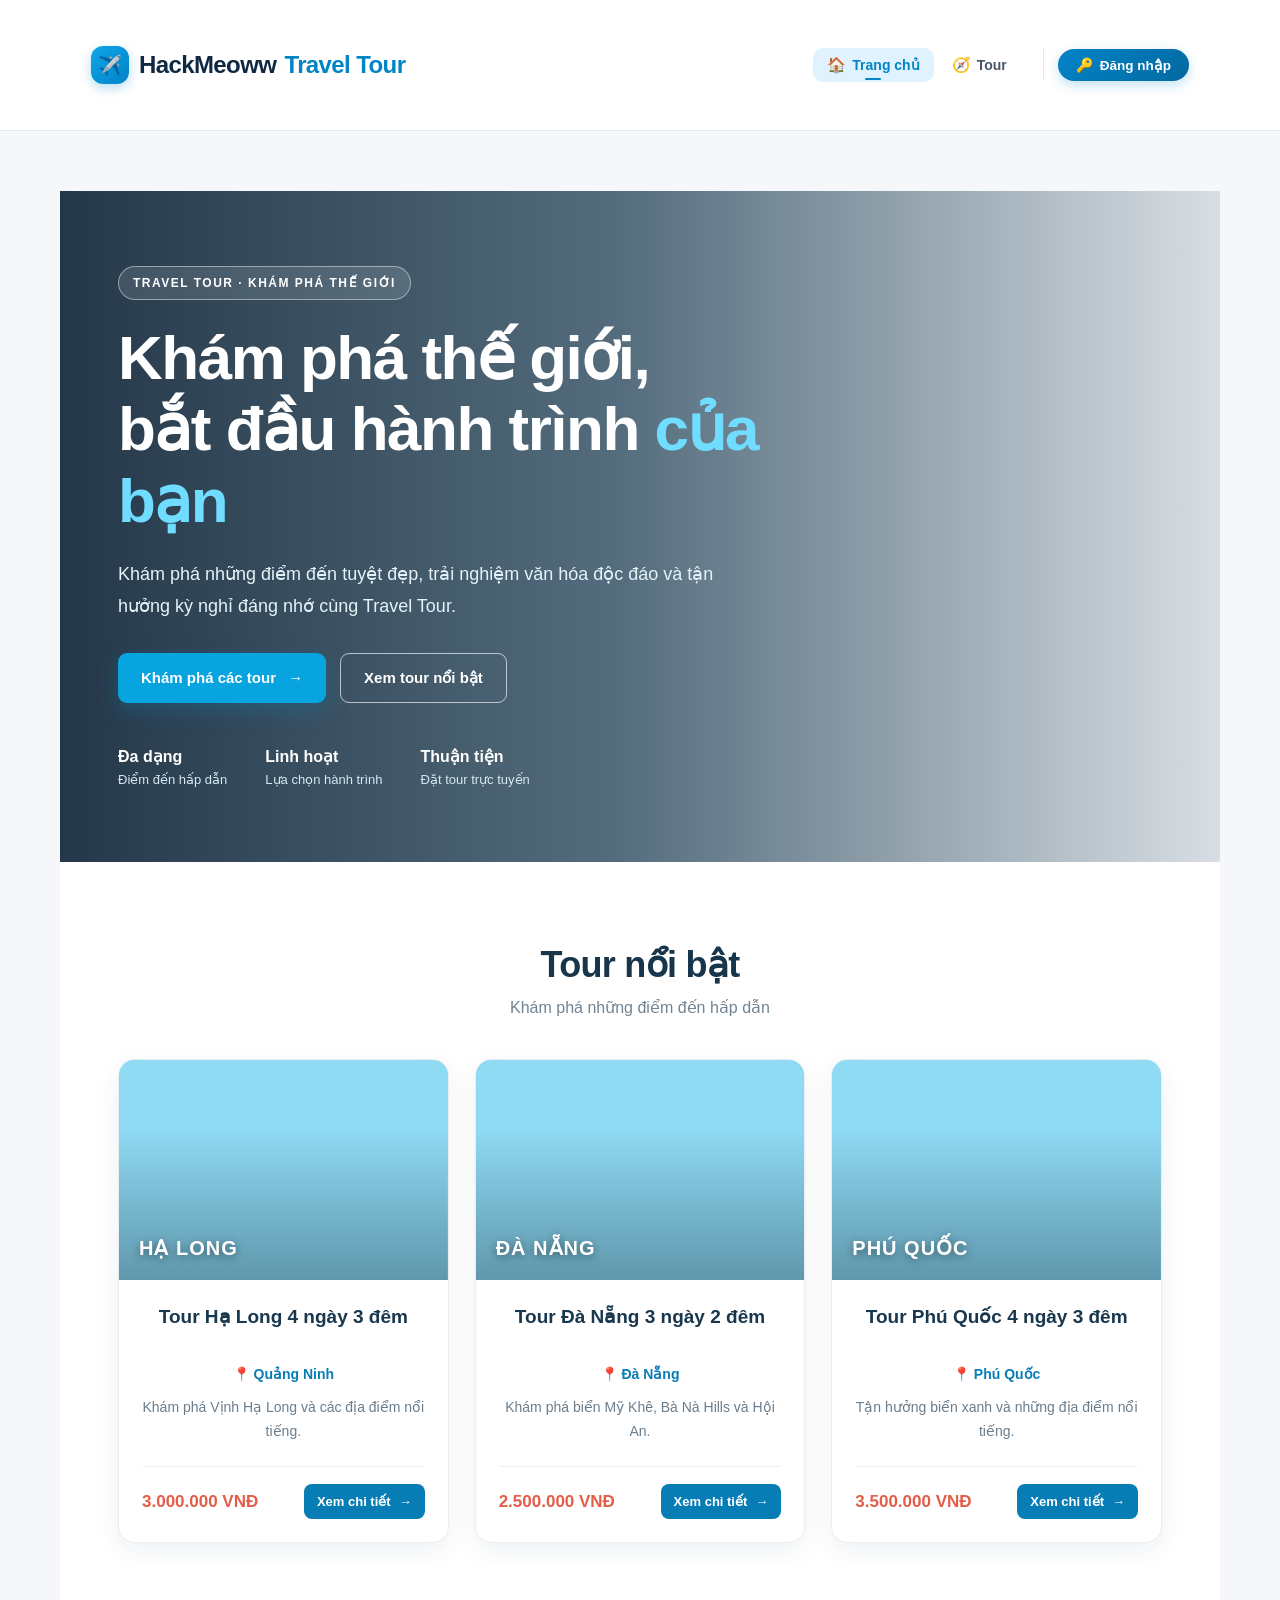
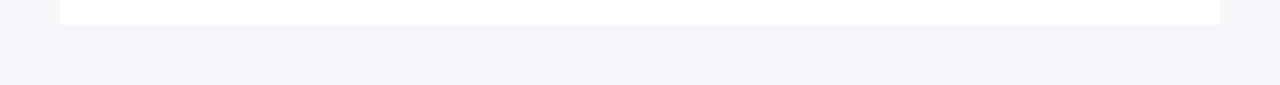
<file: index.html>
<!DOCTYPE html>
<html lang="vi">
<head>
    <meta charset="UTF-8">
    <meta name="viewport" content="width=device-width, initial-scale=1.0">

    <title>HackMeoww - Travel Tour</title>

    <link rel="stylesheet" href="css/style.css">
</head>

<body>

    <header class="header">
        <div class="container navbar">
            <a href="index.html" class="logo">HackMeoww - Travel Tour</a>

            <nav class="menu">
                <a href="index.html" data-nav="home">Trang chủ</a>
                <a href="pages/tours.html" data-nav="tours">Tour</a>
                <a href="pages/login.html" data-nav="login" id="loginLink">Đăng nhập</a>
            </nav>
        </div>
    </header>

    <main>

        <section class="hero">
    <div class="container hero-content">
        <span class="hero-label">TRAVEL TOUR · KHÁM PHÁ THẾ GIỚI</span>

        <h1>
            Khám phá thế giới,<br>
            bắt đầu hành trình <span>của bạn</span>
        </h1>

        <p>
            Khám phá những điểm đến tuyệt đẹp, trải nghiệm văn hóa độc đáo
            và tận hưởng kỳ nghỉ đáng nhớ cùng Travel Tour.
        </p>

        <div class="hero-actions">
            <a href="pages/tours.html" class="hero-button">
                Khám phá các tour <span>→</span>
            </a>

            <a href="#featured-tours" class="hero-secondary">
                Xem tour nổi bật
            </a>
        </div>

        <div class="hero-highlights">
            <div>
                <strong>Đa dạng</strong>
                <span>Điểm đến hấp dẫn</span>
            </div>

            <div>
                <strong>Linh hoạt</strong>
                <span>Lựa chọn hành trình</span>
            </div>

            <div>
                <strong>Thuận tiện</strong>
                <span>Đặt tour trực tuyến</span>
            </div>
        </div>
    </div>
</section>
        <section class="featured-tours" id="featured-tours">
    <div class="container">

        <div class="section-title">
            <h2>Tour nổi bật</h2>
            <p>Khám phá những điểm đến hấp dẫn</p>
        </div>

        <div class="tour-list">

            <!-- Tour 1 -->
            <div class="tour-card">
                <div class="tour-image">
                    <span>HẠ LONG</span>
                </div>

                <div class="tour-info">
                    <h3>Tour Hạ Long 4 ngày 3 đêm</h3>

                    <p class="destination">
                        📍 Quảng Ninh
                    </p>

                    <p>
                        Khám phá Vịnh Hạ Long và các địa điểm nổi tiếng.
                    </p>

                    <div class="tour-bottom">
                        <strong>3.000.000 VNĐ</strong>
                        <a href="pages/tours.html" class="tour-detail-button">
    Xem chi tiết <span>→</span>
</a>
                    </div>
                </div>
            </div>

            <!-- Tour 2 -->
            <div class="tour-card">
                <div class="tour-image">
                    <span>ĐÀ NẴNG</span>
                </div>

                <div class="tour-info">
                    <h3>Tour Đà Nẵng 3 ngày 2 đêm</h3>

                    <p class="destination">
                        📍 Đà Nẵng
                    </p>

                    <p>
                        Khám phá biển Mỹ Khê, Bà Nà Hills và Hội An.
                    </p>

                    <div class="tour-bottom">
                        <strong>2.500.000 VNĐ</strong>
                        <a href="pages/tours.html" class="tour-detail-button">
    Xem chi tiết <span>→</span>
</a>
                    </div>
                </div>
            </div>

            <!-- Tour 3 -->
            <div class="tour-card">
                <div class="tour-image">
                    <span>PHÚ QUỐC</span>
                </div>

                <div class="tour-info">
                    <h3>Tour Phú Quốc 4 ngày 3 đêm</h3>

                    <p class="destination">
                        📍 Phú Quốc
                    </p>

                    <p>
                        Tận hưởng biển xanh và những địa điểm nổi tiếng.
                    </p>

                    <div class="tour-bottom">
                        <strong>3.500.000 VNĐ</strong>
                        <a href="pages/tours.html" class="tour-detail-button">
    Xem chi tiết <span>→</span>
</a>
                    </div>
                </div>
            </div>

        </div>

    </div>
</section>
    </main>
<script src="js/navbar.js"></script>
</body>
</html>
</file>
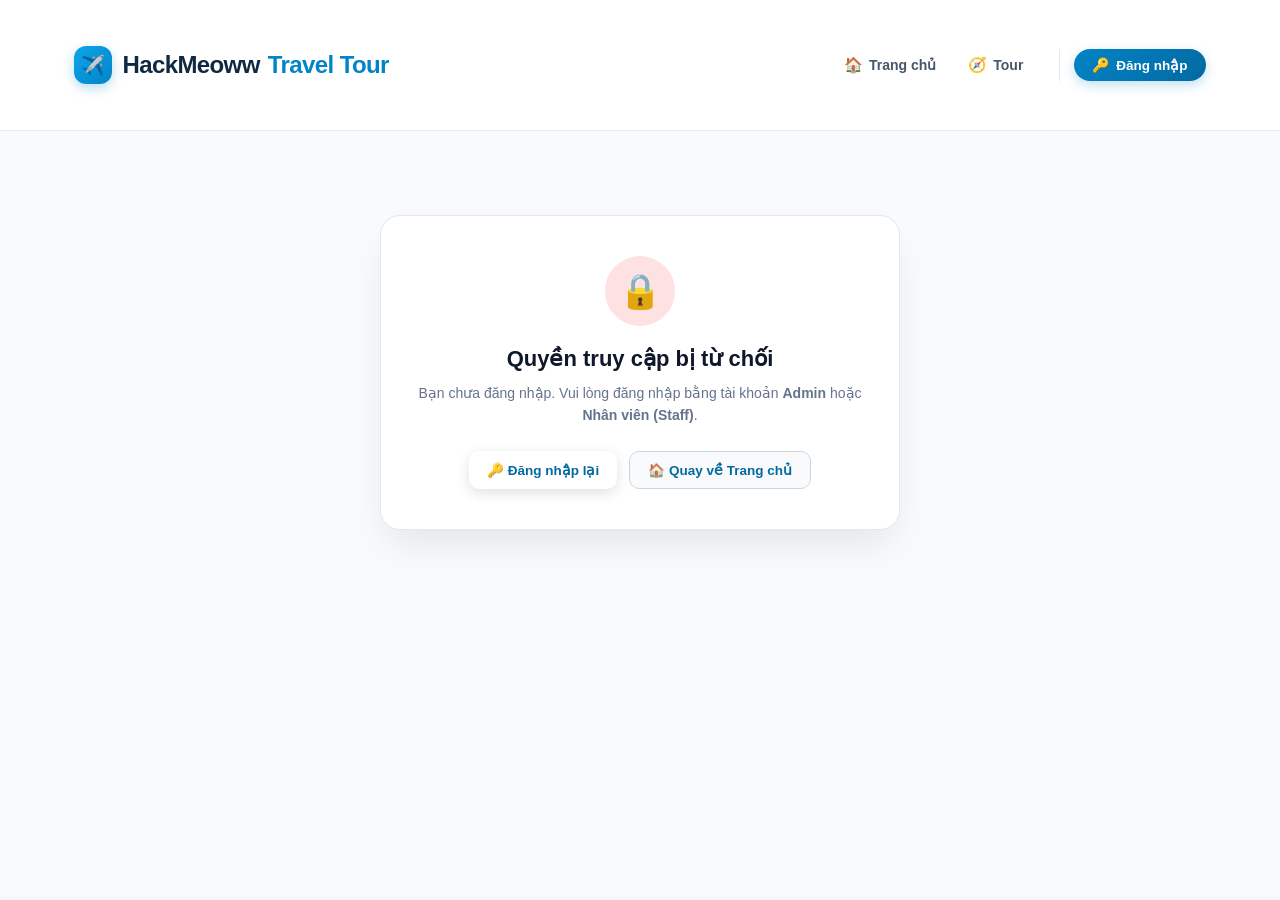
<file: pages/admin-bookings.html>
<!DOCTYPE html>
<html lang="vi">
<head>
    <meta charset="UTF-8">
    <meta name="viewport" content="width=device-width, initial-scale=1.0">
    <title>Quản lý Booking - HackMeoww - Travel Tour</title>
    <link rel="stylesheet" href="../css/style.css">
</head>

<body>
    <!-- Header đồng bộ -->
    <header class="header header-admin">
        <div class="container container-admin navbar">
            <a href="../index.html" class="logo">HackMeoww - Travel Tour</a>

            <nav class="menu">
                <a href="../index.html" data-nav="home">Trang chủ</a>
                <a href="tours.html" data-nav="tours">Tour</a>
                <a href="login.html" data-nav="login" id="loginLink">Đăng nhập</a>
            </nav>
        </div>
    </header>

    <main class="booking-mgmt-page">
        <div class="container container-admin">

            <!-- MÀN HÌNH CHẶN QUYỀN TRUY CẬP (NẾU KHÔNG PHẢI ADMIN / STAFF) -->
            <div id="accessDeniedSection" class="admin-denied-container" style="display: none;">
                <div class="admin-denied-icon">🔒</div>
                <h2>Quyền truy cập bị từ chối</h2>
                <p id="accessDeniedMessage">
                    Trang quản lý đơn booking chỉ dành cho <strong>Quản trị viên (Admin)</strong> và <strong>Nhân viên (Staff)</strong>.
                    Vui lòng đăng nhập với tài khoản có thẩm quyền để tiếp tục.
                </p>
                <div class="admin-denied-buttons">
                    <a href="login.html" class="btn-admin-hero btn-primary">
                        🔑 Đăng nhập lại
                    </a>
                    <a href="../index.html" class="btn-admin-hero btn-ghost" style="color: #0369a1; border-color: #cbd5e1; background: #f8fafc;">
                        🏠 Quay về Trang chủ
                    </a>
                </div>
            </div>

            <!-- GIAO DIỆN QUẢN LÝ BOOKING CHÍNH -->
            <div id="bookingMainSection" style="display: none;">

                <!-- HERO BANNER TIÊU ĐỀ TRANG -->
                <div class="admin-hero-card" style="margin-bottom: 24px;">
                    <div class="admin-hero-left">
                        <div class="admin-role-badge-tag">
                            📑 NGHIỆP VỤ ĐIỀU HÀNH & BÁN VÉ
                        </div>
                        <h1>Quản lý Đơn đặt tour (Bookings)</h1>
                        <p>Theo dõi tiến độ, tiếp nhận duyệt đơn, in hóa đơn du lịch và xử lý hoàn tiền cho khách hàng.</p>
                        <div class="admin-live-time">
                            <span>🕒</span>
                            <span id="liveClockText">Đang đồng bộ...</span>
                        </div>
                    </div>

                    <div class="admin-hero-actions">
                        <button type="button" class="btn-admin-hero btn-ghost" id="btnRefreshList" title="Làm mới danh sách">
                            <span id="refreshIcon">🔄</span>
                            <span>Làm mới</span>
                        </button>
                        <a href="admin.html" class="btn-admin-hero btn-primary" id="btnGoDashboard">
                            <span>📊</span>
                            <span>Dashboard</span>
                        </a>
                        <a href="admin-tours.html" class="btn-admin-hero btn-ghost">
                            <span>🧭</span>
                            <span>Kho Tour</span>
                        </a>
                        <a href="admin-users.html" class="btn-admin-hero btn-ghost" id="btnNavUsers">
                            <span>👥</span>
                            <span>Tài khoản</span>
                        </a>
                    </div>
                </div>

                <!-- TABS BỘ LỌC TRẠNG THÁI NHANH -->
                <div class="quick-filter-tabs">
                    <button type="button" class="filter-tab-btn active" data-status="all">
                        <span>📋 Tất cả đơn</span>
                        <span class="tab-count" id="countAll">0</span>
                    </button>
                    <button type="button" class="filter-tab-btn" data-status="pending">
                        <span>⏳ Chờ duyệt</span>
                        <span class="tab-count" id="countPending" style="background: #fef3c7; color: #b45309;">0</span>
                    </button>
                    <button type="button" class="filter-tab-btn" data-status="confirmed">
                        <span>✓ Đã xác nhận</span>
                        <span class="tab-count" id="countConfirmed" style="background: #dcfce7; color: #15803d;">0</span>
                    </button>
                    <button type="button" class="filter-tab-btn" data-status="cancelled">
                        <span>✕ Đã hủy</span>
                        <span class="tab-count" id="countCancelled" style="background: #fee2e2; color: #b91c1c;">0</span>
                    </button>
                    <button type="button" class="filter-tab-btn" data-status="refunded">
                        <span>↩ Đã hoàn tiền</span>
                        <span class="tab-count" id="countRefunded" style="background: #ede9fe; color: #6d28d9;">0</span>
                    </button>
                </div>

                <!-- THANH TÌM KIẾM & BỘ LỌC CHI TIẾT -->
                <div class="booking-control-bar">
                    <div class="search-input-wrapper">
                        <span class="search-icon-inside">🔍</span>
                        <input type="text" id="searchInput" placeholder="Tìm theo mã đơn (#BK-...), tên khách, SĐT, tên tour, điểm đến...">
                    </div>

                    <div class="filters-group">
                        <select id="sortSelect" class="booking-select-filter">
                            <option value="date-desc">Sắp xếp: Mới nhất trước</option>
                            <option value="date-asc">Sắp xếp: Cũ nhất trước</option>
                            <option value="price-desc">Tổng tiền: Cao → Thấp</option>
                            <option value="price-asc">Tổng tiền: Thấp → Cao</option>
                            <option value="people-desc">Số khách: Nhiều nhất</option>
                            <option value="depart-asc">Ngày đi: Gần nhất</option>
                        </select>

                        <button type="button" id="btnResetFilters" class="btn-reset-filter" title="Xóa các bộ lọc tìm kiếm">
                            <span>✕</span>
                            <span>Xóa lọc</span>
                        </button>
                    </div>
                </div>

                <!-- BẢNG DỮ LIỆU BOOKING CHUYÊN NGHIỆP -->
                <div class="admin-card" style="padding: 0; overflow: hidden;">
                    <div style="padding: 18px 24px; border-bottom: 1px solid #e2e8f0; display: flex; justify-content: space-between; align-items: center; flex-wrap: wrap; gap: 10px;">
                        <div style="font-weight: 700; color: #0f172a; font-size: 15px;">
                            Danh sách Booking (<span id="showingCountText">0</span>)
                        </div>
                        <div style="font-size: 13px; color: #64748b;">
                            Click vào nút <strong>In</strong> để in hóa đơn A4 tại chỗ không mở tab mới
                        </div>
                    </div>

                    <div class="admin-table-container" style="border: none; border-radius: 0; overflow-x: auto; width: 100%;">
                        <table class="admin-data-table" style="width: 100%; min-width: 1280px;">
                            <thead>
                                <tr>
                                    <th style="width: 110px;">Mã Booking</th>
                                    <th style="min-width: 190px;">Khách hàng</th>
                                    <th style="min-width: 250px;">Chương trình Tour</th>
                                    <th style="min-width: 180px;">Lịch trình</th>
                                    <th style="text-align: center; width: 95px;">Số khách</th>
                                    <th style="text-align: right; width: 140px;">Tổng tiền</th>
                                    <th style="text-align: center; width: 135px;">Trạng thái</th>
                                    <th style="text-align: center; min-width: 270px; width: 280px;">Hành động nghiệp vụ</th>
                                </tr>
                            </thead>
                            <tbody id="bookingsTableBody">
                                <tr>
                                    <td colspan="8" style="text-align: center; padding: 40px; color: #64748b;">
                                        Đang tải dữ liệu đơn đặt tour...
                                    </td>
                                </tr>
                            </tbody>
                        </table>
                    </div>
                </div>

            </div>

        </div>
    </main>

    <!-- MODAL XEM CHI TIẾT & THAO TÁC ĐƠN BOOKING -->
    <div id="bookingDetailModal" class="booking-modal-overlay" style="display: none;">
        <div class="booking-modal-card">
            <div class="booking-modal-header">
                <h3>
                    <span>📄 Chi tiết Đơn đặt tour</span>
                    <span id="modalBookingCode" style="color: #0284c7; font-size: 16px;">#BK-000000</span>
                </h3>
                <button type="button" class="btn-action-sm btn-detail" onclick="closeBookingDetailModal()" style="font-size: 16px; padding: 4px 10px;">✕</button>
            </div>

            <div class="booking-modal-body" id="modalBookingBody">
                <p>Đang tải thông tin chi tiết...</p>
            </div>

            <div class="booking-modal-footer" id="modalBookingFooter">
                <button type="button" class="btn-action-sm btn-detail" onclick="closeBookingDetailModal()" style="padding: 9px 16px; font-size: 13px;">
                    Đóng
                </button>
            </div>
        </div>
    </div>

    <!-- Scripts cần thiết -->
    <script src="../js/api.js"></script>
    <script src="../js/invoice-modal.js"></script>
    <script src="../js/navbar.js"></script>

    <script>
        /**
         * admin-bookings.js logic - Xử lý nghiệp vụ quản lý Booking chuyên nghiệp
         */
        document.addEventListener("DOMContentLoaded", function () {
            const token = localStorage.getItem("token");
            const userData = localStorage.getItem("user");
            let user = null;

            if (token && userData) {
                try {
                    user = JSON.parse(userData);
                } catch (e) {
                    console.error("Lỗi parse user:", e);
                }
            }

            const accessDeniedSection = document.getElementById("accessDeniedSection");
            const accessDeniedMessage = document.getElementById("accessDeniedMessage");
            const bookingMainSection = document.getElementById("bookingMainSection");

            // ==========================================
            // 1. PHÂN QUYỀN TRUY CẬP (ADMIN / STAFF)
            // ==========================================
            if (!token || !user) {
                accessDeniedSection.style.display = "block";
                bookingMainSection.style.display = "none";
                accessDeniedMessage.innerHTML = "Bạn chưa đăng nhập. Vui lòng đăng nhập bằng tài khoản <strong>Admin</strong> hoặc <strong>Nhân viên (Staff)</strong>.";
                return;
            }

            if (user.role !== "Admin" && user.role !== "Staff") {
                accessDeniedSection.style.display = "block";
                bookingMainSection.style.display = "none";
                accessDeniedMessage.innerHTML = `Tài khoản của bạn (<strong>${user.userName || user.name}</strong>) có vai trò là <strong>${user.role || 'Khách hàng'}</strong>, không có quyền quản lý booking.`;
                return;
            }

            accessDeniedSection.style.display = "none";
            bookingMainSection.style.display = "block";

            // Tùy biến giao diện phù hợp với Nhân viên (Staff)
            if (user.role === "Staff") {
                const badgeTag = document.querySelector(".admin-role-badge-tag");
                if (badgeTag) badgeTag.innerHTML = `👨‍💼 CA TRỰC ĐIỀU HÀNH & BÁN VÉ · ${user.fullName || user.userName || 'Nhân viên'}`;
                // Ẩn nút quản lý tài khoản vì chỉ Admin mới có quyền
                const btnNavUsers = document.getElementById("btnNavUsers");
                if (btnNavUsers) btnNavUsers.style.display = "none";
            }

            // Đồng hồ thời gian thực
            function updateClock() {
                const now = new Date();
                const clockEl = document.getElementById("liveClockText");
                if (clockEl) {
                    clockEl.textContent = now.toLocaleDateString("vi-VN", {
                        weekday: "long",
                        day: "2-digit",
                        month: "2-digit",
                        year: "numeric"
                    }) + " · " + now.toLocaleTimeString("vi-VN");
                }
            }
            updateClock();
            setInterval(updateClock, 1000);

            // ==========================================
            // 2. BIẾN TRẠNG THÁI & TIỆN ÍCH
            // ==========================================
            let allBookings = [];
            let allTours = [];
            let allCustomers = [];
            let tourMap = {};
            let customerMap = {};

            let currentStatusFilter = "all";
            let currentSearchKeyword = "";
            let currentSortBy = "date-desc";

            function formatVND(amount) {
                if (!amount && amount !== 0) return "0 VNĐ";
                return Number(amount).toLocaleString("vi-VN") + " VNĐ";
            }

            function formatDateTime(dateStr) {
                if (!dateStr) return "N/A";
                const d = new Date(dateStr);
                if (isNaN(d.getTime())) return dateStr;
                return d.toLocaleDateString("vi-VN", {
                    day: "2-digit",
                    month: "2-digit",
                    year: "numeric",
                    hour: "2-digit",
                    minute: "2-digit"
                });
            }

            function formatDate(dateStr) {
                if (!dateStr) return "Chưa ấn định";
                const d = new Date(dateStr);
                if (isNaN(d.getTime())) return dateStr;
                return d.toLocaleDateString("vi-VN", {
                    day: "2-digit",
                    month: "2-digit",
                    year: "numeric"
                });
            }

            function escapeHtml(text) {
                if (!text) return "";
                return String(text).replace(/[&<>"']/g, function (m) {
                    return { "&": "&amp;", "<": "&lt;", ">": "&gt;", '"': "&quot;", "'": "&#39;" }[m];
                });
            }

            function removeVietnameseTones(str) {
                str = String(str || "").toLowerCase();
                str = str.replace(/à|á|ạ|ả|ã|â|ầ|ấ|ậ|ẩ|ẫ|ă|ằ|ắ|ặ|ẳ|ẵ/g, "a");
                str = str.replace(/è|é|ẹ|ẻ|ẽ|ê|ề|ế|ệ|ể|ễ/g, "e");
                str = str.replace(/ì|í|ị|ỉ|ĩ/g, "i");
                str = str.replace(/ò|ó|ọ|ỏ|õ|ô|ồ|ố|ộ|ổ|ỗ|ơ|ờ|ớ|ợ|ở|ỡ/g, "o");
                str = str.replace(/ù|ú|ụ|ủ|ũ|ư|ừ|ứ|ự|ử|ữ/g, "u");
                str = str.replace(/ỳ|ý|ỵ|ỷ|ỹ/g, "y");
                str = str.replace(/đ/g, "d");
                return str;
            }

            // ==========================================
            // 3. TẢI TOÀN BỘ DỮ LIỆU TỪ SERVER
            // ==========================================
            async function loadAllData() {
                const refreshIcon = document.getElementById("refreshIcon");
                if (refreshIcon) refreshIcon.style.animation = "invoiceSpin 0.8s linear infinite";

                const authHeaders = {
                    "Authorization": `Bearer ${token}`
                };

                try {
                    const [bookingsRes, toursRes, customersRes] = await Promise.all([
                        fetch(`${API_BASE_URL}/Booking`, { headers: authHeaders }),
                        fetch(`${API_BASE_URL}/Tour`),
                        fetch(`${API_BASE_URL}/Customer`, { headers: authHeaders }).catch(() => null)
                    ]);

                    if (!bookingsRes.ok) throw new Error("Không thể tải danh sách booking từ máy chủ.");
                    allBookings = await bookingsRes.json();

                    if (toursRes.ok) {
                        allTours = await toursRes.json();
                        tourMap = {};
                        allTours.forEach(t => { tourMap[t.tourId] = t; });
                    }

                    if (customersRes && customersRes.ok) {
                        allCustomers = await customersRes.json();
                        customerMap = {};
                        allCustomers.forEach(c => { customerMap[c.customerId] = c; });
                    }

                    updateTabCounters();
                    applyFilterAndRender();

                } catch (error) {
                    console.error("Lỗi khi tải dữ liệu:", error);
                    const tbody = document.getElementById("bookingsTableBody");
                    if (tbody) {
                        tbody.innerHTML = `
                            <tr>
                                <td colspan="8" style="text-align: center; padding: 40px; color: #dc2626;">
                                    ⚠️ ${escapeHtml(error.message || "Đã xảy ra lỗi khi tải dữ liệu.")}
                                    <br><br>
                                    <button type="button" class="btn-action-sm btn-approve" onclick="location.reload()" style="padding: 8px 16px;">
                                        🔄 Thử tải lại
                                    </button>
                                </td>
                            </tr>
                        `;
                    }
                } finally {
                    if (refreshIcon) refreshIcon.style.animation = "none";
                }
            }

            // ==========================================
            // 4. CẬP NHẬT SỐ LƯỢNG TRÊN CÁC TAB LỌC
            // ==========================================
            function updateTabCounters() {
                let countAll = allBookings.length;
                let countPending = 0;
                let countConfirmed = 0;
                let countCancelled = 0;
                let countRefunded = 0;

                allBookings.forEach(b => {
                    const status = (b.status || "").toLowerCase();
                    if (status === "pending" || status === "đang chờ" || status === "chờ xử lý") {
                        countPending++;
                    } else if (status === "confirmed" || status === "paid" || status === "đã xác nhận") {
                        countConfirmed++;
                    } else if (status === "refunded" || status === "đã hoàn tiền") {
                        countRefunded++;
                    } else {
                        countCancelled++;
                    }
                });

                document.getElementById("countAll").textContent = countAll;
                document.getElementById("countPending").textContent = countPending;
                document.getElementById("countConfirmed").textContent = countConfirmed;
                document.getElementById("countCancelled").textContent = countCancelled;
                document.getElementById("countRefunded").textContent = countRefunded;
            }

            // ==========================================
            // 5. LỌC, TÌM KIẾM, SẮP XẾP & HIỂN THỊ
            // ==========================================
            function applyFilterAndRender() {
                let filtered = [...allBookings];

                // 1. Lọc theo trạng thái tab
                if (currentStatusFilter !== "all") {
                    filtered = filtered.filter(b => {
                        const s = (b.status || "").toLowerCase();
                        if (currentStatusFilter === "pending") {
                            return s === "pending" || s === "đang chờ" || s === "chờ xử lý";
                        }
                        if (currentStatusFilter === "confirmed") {
                            return s === "confirmed" || s === "paid" || s === "đã xác nhận";
                        }
                        if (currentStatusFilter === "cancelled") {
                            return s === "cancelled" || s === "đã hủy";
                        }
                        if (currentStatusFilter === "refunded") {
                            return s === "refunded" || s === "đã hoàn tiền";
                        }
                        return true;
                    });
                }

                // 2. Tìm kiếm theo từ khóa
                if (currentSearchKeyword.trim()) {
                    const rawKey = currentSearchKeyword.trim();
                    const cleanKey = removeVietnameseTones(rawKey);

                    filtered = filtered.filter(b => {
                        const bookingCode = "BK-" + String(b.bookingId).padStart(6, "0");
                        const rawCode = String(b.bookingId);

                        const tour = tourMap[b.tourId];
                        const tourName = tour ? tour.tourName : "";
                        const destination = tour ? tour.destination : "";

                        const customer = customerMap[b.customerId];
                        const customerName = customer ? customer.fullName : "";
                        const phone = customer ? customer.phone : "";
                        const email = customer ? customer.email : "";

                        const searchPool = [
                            bookingCode,
                            rawCode,
                            tourName,
                            destination,
                            customerName,
                            phone,
                            email
                        ].join(" ");

                        return removeVietnameseTones(searchPool).includes(cleanKey);
                    });
                }

                // 3. Sắp xếp
                filtered.sort((a, b) => {
                    if (currentSortBy === "date-desc") {
                        return new Date(b.bookingDate || 0) - new Date(a.bookingDate || 0);
                    }
                    if (currentSortBy === "date-asc") {
                        return new Date(a.bookingDate || 0) - new Date(b.bookingDate || 0);
                    }
                    if (currentSortBy === "price-desc") {
                        return (Number(b.totalPrice) || 0) - (Number(a.totalPrice) || 0);
                    }
                    if (currentSortBy === "price-asc") {
                        return (Number(a.totalPrice) || 0) - (Number(b.totalPrice) || 0);
                    }
                    if (currentSortBy === "people-desc") {
                        return (Number(b.numberOfPeople) || 0) - (Number(a.numberOfPeople) || 0);
                    }
                    if (currentSortBy === "depart-asc") {
                        return new Date(a.departureDate || "9999-12-31") - new Date(b.departureDate || "9999-12-31");
                    }
                    return 0;
                });

                document.getElementById("showingCountText").textContent = `${filtered.length} / ${allBookings.length} đơn`;

                renderTableRows(filtered);
            }

            // Render các hàng trong bảng
            function renderTableRows(bookings) {
                const tbody = document.getElementById("bookingsTableBody");
                if (!tbody) return;

                if (bookings.length === 0) {
                    tbody.innerHTML = `
                        <tr>
                            <td colspan="8" style="text-align: center; padding: 40px; color: #64748b;">
                                🔍 Không tìm thấy đơn đặt tour nào phù hợp với bộ lọc hiện tại.
                            </td>
                        </tr>
                    `;
                    return;
                }

                let html = "";
                bookings.forEach(b => {
                    const tour = tourMap[b.tourId];
                    const tourName = tour ? tour.tourName : `Chương trình tour #${b.tourId}`;
                    const destination = tour ? tour.destination : "Điểm đến du lịch";

                    const customer = customerMap[b.customerId];
                    const customerName = customer ? customer.fullName : `Khách hàng #${b.customerId}`;
                    const customerPhone = customer ? customer.phone : "Chưa có SĐT";
                    const initial = customerName.charAt(0).toUpperCase();

                    const bookingCode = "BK-" + String(b.bookingId).padStart(6, "0");

                    const rawStatus = (b.status || "").toLowerCase();
                    let statusBadge = "";
                    let isPending = false;
                    let isConfirmed = false;
                    let isCancelled = false;
                    let isRefunded = false;

                    if (rawStatus === "confirmed" || rawStatus === "paid" || rawStatus === "đã xác nhận") {
                        statusBadge = `<span class="badge-status status-confirmed">✓ Đã xác nhận</span>`;
                        isConfirmed = true;
                    } else if (rawStatus === "pending" || rawStatus === "đang chờ" || rawStatus === "chờ xử lý") {
                        statusBadge = `<span class="badge-status status-pending">⏳ Chờ duyệt</span>`;
                        isPending = true;
                    } else if (rawStatus === "refunded" || rawStatus === "đã hoàn tiền") {
                        statusBadge = `<span class="badge-status status-refunded">↩ Đã hoàn tiền</span>`;
                        isRefunded = true;
                    } else {
                        statusBadge = `<span class="badge-status status-cancelled">✕ Đã hủy</span>`;
                        isCancelled = true;
                    }

                    // Nhóm nút hành động nghiệp vụ
                    let actionsHtml = `
                        <button type="button" class="btn-action-sm btn-detail" onclick="showBookingDetail(${b.bookingId})" title="Xem chi tiết đơn">
                            👁️ Chi tiết
                        </button>
                        <button type="button" class="btn-action-sm btn-print" onclick="openInvoiceModal({ bookingId: ${b.bookingId} })" title="In hóa đơn A4 tại chỗ (Không mở website mới)" style="background: #0284c7; color: #fff;">
                            🖨️ In
                        </button>
                    `;

                    // Nếu đang Pending -> có nút Duyệt đơn
                    if (isPending) {
                        actionsHtml += `
                            <button type="button" class="btn-action-sm btn-approve" onclick="approveBooking(${b.bookingId})" title="Xác nhận duyệt đơn">
                                ✓ Duyệt
                            </button>
                            <button type="button" class="btn-action-sm btn-cancel" onclick="cancelBookingAction(${b.bookingId})" title="Hủy booking">
                                ✕ Hủy
                            </button>
                        `;
                    }

                    // Nếu Confirmed -> có thể hủy nếu khách báo hủy
                    if (isConfirmed) {
                        actionsHtml += `
                            <button type="button" class="btn-action-sm btn-cancel" onclick="cancelBookingAction(${b.bookingId})" title="Hủy booking theo yêu cầu">
                                ✕ Hủy
                            </button>
                        `;
                    }

                    // Nếu Cancelled -> có nút Hoàn tiền
                    if (isCancelled) {
                        actionsHtml += `
                            <button type="button" class="btn-action-sm btn-refund" onclick="refundBookingAction(${b.bookingId})" title="Hoàn tiền cho khách">
                                💸 Hoàn tiền
                            </button>
                        `;
                    }

                    html += `
                        <tr>
                            <td style="font-weight: 800; color: #0284c7; white-space: nowrap;">#${bookingCode}</td>
                            <td>
                                <div class="customer-cell">
                                    <div class="customer-avatar-mini">${initial}</div>
                                    <div class="customer-info-text">
                                        <strong>${escapeHtml(customerName)}</strong>
                                        <small>📞 ${escapeHtml(customerPhone)}</small>
                                    </div>
                                </div>
                            </td>
                            <td>
                                <div style="font-weight: 700; color: #0f172a; font-size: 14px; line-height: 1.35; margin-bottom: 4px;">${escapeHtml(tourName)}</div>
                                <span style="display: inline-flex; align-items: center; gap: 4px; background: #e0f2fe; color: #0284c7; padding: 2px 8px; border-radius: 6px; font-size: 11.5px; font-weight: 700;">📍 ${escapeHtml(destination)}</span>
                            </td>
                            <td style="font-size: 12.5px; color: #475569; white-space: nowrap;">
                                <div style="display: flex; flex-direction: column; gap: 3px;">
                                    <span>🕒 Đặt: <strong>${formatDateTime(b.bookingDate)}</strong></span>
                                    <span style="color: #0284c7;">🗓️ Đi: <strong>${formatDate(b.departureDate)}</strong></span>
                                </div>
                            </td>
                            <td style="text-align: center; font-weight: 800; font-size: 14px;">
                                ${b.numberOfPeople} <span style="font-size: 11px; font-weight: normal; color: #64748b;">khách</span>
                            </td>
                            <td style="text-align: right; font-weight: 800; color: #087db5; font-size: 14.5px; white-space: nowrap;">
                                ${formatVND(b.totalPrice)}
                            </td>
                            <td style="text-align: center; white-space: nowrap;">
                                ${statusBadge}
                            </td>
                            <td style="text-align: center; white-space: nowrap;">
                                <div style="display: inline-flex; gap: 6px; flex-wrap: nowrap; justify-content: center; align-items: center;">
                                    ${actionsHtml}
                                </div>
                            </td>
                        </tr>
                    `;
                });

                tbody.innerHTML = html;
            }

            // ==========================================
            // 6. CÁC HÀNH ĐỘNG NGHIỆP VỤ (DUYỆT, HỦY, HOÀN TIỀN)
            // ==========================================

            // Duyệt đơn (Đổi trạng thái sang Confirmed)
            window.approveBooking = async function (bookingId) {
                const booking = allBookings.find(b => Number(b.bookingId) === Number(bookingId));
                if (!booking) return;

                if (!confirm(`Bạn có chắc chắn muốn DUYỆT ĐƠN booking #${bookingId} không?`)) {
                    return;
                }

                try {
                    const updatePayload = {
                        bookingId: booking.bookingId,
                        tourId: booking.tourId,
                        customerId: booking.customerId,
                        bookingDate: booking.bookingDate,
                        departureDate: booking.departureDate,
                        numberOfPeople: booking.numberOfPeople,
                        totalPrice: booking.totalPrice,
                        status: "Confirmed"
                    };

                    const response = await fetch(`${API_BASE_URL}/Booking/${bookingId}`, {
                        method: "PUT",
                        headers: {
                            "Authorization": `Bearer ${token}`,
                            "Content-Type": "application/json"
                        },
                        body: JSON.stringify(updatePayload)
                    });

                    if (!response.ok) {
                        const errText = await response.text();
                        throw new Error(errText || "Không thể cập nhật trạng thái đơn.");
                    }

                    alert(`Đã duyệt đơn #${bookingId} thành công!`);
                    closeBookingDetailModal();
                    await loadAllData();

                } catch (error) {
                    console.error("Lỗi duyệt đơn:", error);
                    alert("Duyệt đơn thất bại: " + error.message);
                }
            };

            // Hủy đơn booking
            window.cancelBookingAction = async function (bookingId) {
                if (!confirm(`Bạn có chắc chắn muốn HỦY booking #${bookingId} này không?`)) {
                    return;
                }

                try {
                    const response = await fetch(`${API_BASE_URL}/Booking/${bookingId}/cancel`, {
                        method: "POST",
                        headers: {
                            "Authorization": `Bearer ${token}`
                        }
                    });

                    const text = await response.text();
                    if (!response.ok) {
                        let msg = "Hủy booking thất bại.";
                        try { msg = JSON.parse(text).message || msg; } catch (e) {}
                        throw new Error(msg);
                    }

                    alert(`Đã hủy booking #${bookingId} thành công.`);
                    closeBookingDetailModal();
                    await loadAllData();

                } catch (error) {
                    console.error("Lỗi hủy booking:", error);
                    alert("Không thể hủy: " + error.message);
                }
            };

            // Hoàn tiền cho đơn đã hủy
            window.refundBookingAction = async function (bookingId) {
                if (!confirm(`Xác nhận HOÀN TIỀN cho đơn booking #${bookingId}? Thao tác này sẽ cập nhật trạng thái thanh toán và đơn đặt sang "Refunded".`)) {
                    return;
                }

                try {
                    const response = await fetch(`${API_BASE_URL}/Booking/${bookingId}/refund`, {
                        method: "POST",
                        headers: {
                            "Authorization": `Bearer ${token}`
                        }
                    });

                    const text = await response.text();
                    if (!response.ok) {
                        let msg = "Hoàn tiền thất bại.";
                        try { msg = JSON.parse(text).message || msg; } catch (e) {}
                        throw new Error(msg);
                    }

                    alert(`Hoàn tiền thành công cho đơn #${bookingId}!`);
                    closeBookingDetailModal();
                    await loadAllData();

                } catch (error) {
                    console.error("Lỗi hoàn tiền:", error);
                    alert("Không thể hoàn tiền: " + error.message);
                }
            };

            // ==========================================
            // 7. MODAL XEM CHI TIẾT ĐƠN BOOKING
            // ==========================================
            window.showBookingDetail = function (bookingId) {
                const b = allBookings.find(item => Number(item.bookingId) === Number(bookingId));
                if (!b) return;

                const tour = tourMap[b.tourId];
                const customer = customerMap[b.customerId];

                document.getElementById("modalBookingCode").textContent = `#BK-${String(b.bookingId).padStart(6, "0")}`;

                const modalBody = document.getElementById("modalBookingBody");
                modalBody.innerHTML = `
                    <div style="display: grid; grid-template-columns: 1fr 1fr; gap: 16px; margin-bottom: 20px;">
                        <div style="background: #f8fafc; padding: 14px; border-radius: 12px; border: 1px solid #e2e8f0;">
                            <div style="font-size: 11px; font-weight: 800; color: #0284c7; text-transform: uppercase; margin-bottom: 6px;">THÔNG TIN KHÁCH HÀNG</div>
                            <div style="font-size: 15px; font-weight: 700; color: #0f172a; margin-bottom: 4px;">${escapeHtml(customer ? customer.fullName : "Chưa cập nhật")}</div>
                            <div style="font-size: 13px; color: #475569; margin-bottom: 3px;">📞 ${escapeHtml(customer ? customer.phone : "Chưa cập nhật")}</div>
                            <div style="font-size: 13px; color: #475569; margin-bottom: 3px;">✉️ ${escapeHtml(customer ? customer.email : "Chưa cập nhật")}</div>
                            <div style="font-size: 12.5px; color: #64748b;">📍 ${escapeHtml(customer ? customer.address : "Việt Nam")}</div>
                        </div>

                        <div style="background: #f8fafc; padding: 14px; border-radius: 12px; border: 1px solid #e2e8f0;">
                            <div style="font-size: 11px; font-weight: 800; color: #0284c7; text-transform: uppercase; margin-bottom: 6px;">THÔNG TIN TOUR & LỊCH TRÌNH</div>
                            <div style="font-size: 15px; font-weight: 700; color: #0f172a; margin-bottom: 4px;">${escapeHtml(tour ? tour.tourName : `Tour #${b.tourId}`)}</div>
                            <div style="font-size: 13px; color: #0284c7; font-weight: 600; margin-bottom: 3px;">📍 ${escapeHtml(tour ? tour.destination : "")}</div>
                            <div style="font-size: 13px; color: #475569; margin-bottom: 3px;">🗓️ Khởi hành: <strong>${formatDate(b.departureDate)}</strong></div>
                            <div style="font-size: 13px; color: #475569;">🕒 Đặt lúc: ${formatDateTime(b.bookingDate)}</div>
                        </div>
                    </div>

                    <div style="background: #ffffff; border: 1px solid #e2e8f0; border-radius: 12px; padding: 16px; margin-bottom: 18px;">
                        <div style="display: flex; justify-content: space-between; align-items: center; margin-bottom: 8px;">
                            <span style="color: #64748b; font-size: 13.5px;">Số lượng khách tham gia:</span>
                            <strong style="color: #0f172a; font-size: 14.5px;">${b.numberOfPeople} người</strong>
                        </div>
                        <div style="display: flex; justify-content: space-between; align-items: center; margin-bottom: 8px;">
                            <span style="color: #64748b; font-size: 13.5px;">Đơn giá vé tour / người:</span>
                            <span style="color: #0f172a; font-weight: 600;">${formatVND(tour ? tour.price : (b.totalPrice / b.numberOfPeople))}</span>
                        </div>
                        <div style="display: flex; justify-content: space-between; align-items: center; padding-top: 10px; border-top: 1px dashed #e2e8f0;">
                            <span style="color: #0f172a; font-weight: 800; font-size: 15px;">TỔNG THANH TOÁN:</span>
                            <strong style="color: #0284c7; font-size: 18px;">${formatVND(b.totalPrice)}</strong>
                        </div>
                    </div>

                    <div style="display: flex; justify-content: space-between; align-items: center; padding: 12px 16px; background: #f0fdf4; border: 1px solid #bbf7d0; border-radius: 10px;">
                        <span style="font-size: 13px; color: #166534; font-weight: 600;">Trạng thái đơn hiện tại:</span>
                        <strong style="font-size: 14px; color: #15803d;">${b.status}</strong>
                    </div>
                `;

                // Cập nhật các nút thao tác trong Modal
                const modalFooter = document.getElementById("modalBookingFooter");
                let footerActions = `
                    <button type="button" class="btn-action-sm btn-print" onclick="openInvoiceModal({ bookingId: ${b.bookingId} })" style="background: #0284c7; color: #fff; padding: 8px 16px; font-size: 13px;">
                        🖨️ In hóa đơn
                    </button>
                `;

                const s = (b.status || "").toLowerCase();
                if (s === "pending" || s === "đang chờ" || s === "chờ xử lý") {
                    footerActions += `
                        <button type="button" class="btn-action-sm btn-approve" onclick="approveBooking(${b.bookingId})" style="padding: 8px 16px; font-size: 13px;">
                            ✓ Duyệt đơn
                        </button>
                        <button type="button" class="btn-action-sm btn-cancel" onclick="cancelBookingAction(${b.bookingId})" style="padding: 8px 16px; font-size: 13px;">
                            ✕ Hủy đơn
                        </button>
                    `;
                } else if (s === "confirmed" || s === "paid") {
                    footerActions += `
                        <button type="button" class="btn-action-sm btn-cancel" onclick="cancelBookingAction(${b.bookingId})" style="padding: 8px 16px; font-size: 13px;">
                            ✕ Hủy đơn
                        </button>
                    `;
                } else if (s === "cancelled") {
                    footerActions += `
                        <button type="button" class="btn-action-sm btn-refund" onclick="refundBookingAction(${b.bookingId})" style="padding: 8px 16px; font-size: 13px;">
                            💸 Hoàn tiền
                        </button>
                    `;
                }

                footerActions += `
                    <button type="button" class="btn-action-sm btn-detail" onclick="closeBookingDetailModal()" style="padding: 8px 16px; font-size: 13px;">
                        Đóng
                    </button>
                `;

                modalFooter.innerHTML = footerActions;

                const modal = document.getElementById("bookingDetailModal");
                modal.style.display = "flex";
                document.body.style.overflow = "hidden";
            };

            window.closeBookingDetailModal = function () {
                const modal = document.getElementById("bookingDetailModal");
                if (modal) modal.style.display = "none";
                document.body.style.overflow = "";
            };

            // Bấm ra ngoài hoặc phím Escape để đóng modal
            const detailModal = document.getElementById("bookingDetailModal");
            if (detailModal) {
                detailModal.addEventListener("click", function (e) {
                    if (e.target === detailModal) closeBookingDetailModal();
                });
            }
            document.addEventListener("keydown", function (e) {
                if (e.key === "Escape") closeBookingDetailModal();
            });

            // ==========================================
            // 8. SỰ KIỆN TÌM KIẾM & BỘ LỌC
            // ==========================================
            // Bấm tab lọc trạng thái
            document.querySelectorAll(".filter-tab-btn").forEach(btn => {
                btn.addEventListener("click", function () {
                    document.querySelectorAll(".filter-tab-btn").forEach(b => b.classList.remove("active"));
                    this.classList.add("active");
                    currentStatusFilter = this.getAttribute("data-status");
                    applyFilterAndRender();
                });
            });

            // Nhập tìm kiếm real-time
            const searchInput = document.getElementById("searchInput");
            if (searchInput) {
                let debounceTimer = null;
                searchInput.addEventListener("input", function () {
                    clearTimeout(debounceTimer);
                    debounceTimer = setTimeout(() => {
                        currentSearchKeyword = this.value;
                        applyFilterAndRender();
                    }, 250);
                });
            }

            // Thay đổi sắp xếp
            const sortSelect = document.getElementById("sortSelect");
            if (sortSelect) {
                sortSelect.addEventListener("change", function () {
                    currentSortBy = this.value;
                    applyFilterAndRender();
                });
            }

            // Xóa bộ lọc
            const btnReset = document.getElementById("btnResetFilters");
            if (btnReset) {
                btnReset.addEventListener("click", function () {
                    if (searchInput) searchInput.value = "";
                    currentSearchKeyword = "";
                    currentStatusFilter = "all";
                    currentSortBy = "date-desc";
                    if (sortSelect) sortSelect.value = "date-desc";

                    document.querySelectorAll(".filter-tab-btn").forEach(b => {
                        b.classList.remove("active");
                        if (b.getAttribute("data-status") === "all") b.classList.add("active");
                    });

                    applyFilterAndRender();
                });
            }

            // Nút làm mới dữ liệu
            const btnRefresh = document.getElementById("btnRefreshList");
            if (btnRefresh) {
                btnRefresh.addEventListener("click", loadAllData);
            }

            // Tải dữ liệu ban đầu
            loadAllData();
        });
    </script>
</body>
</html>
</file>
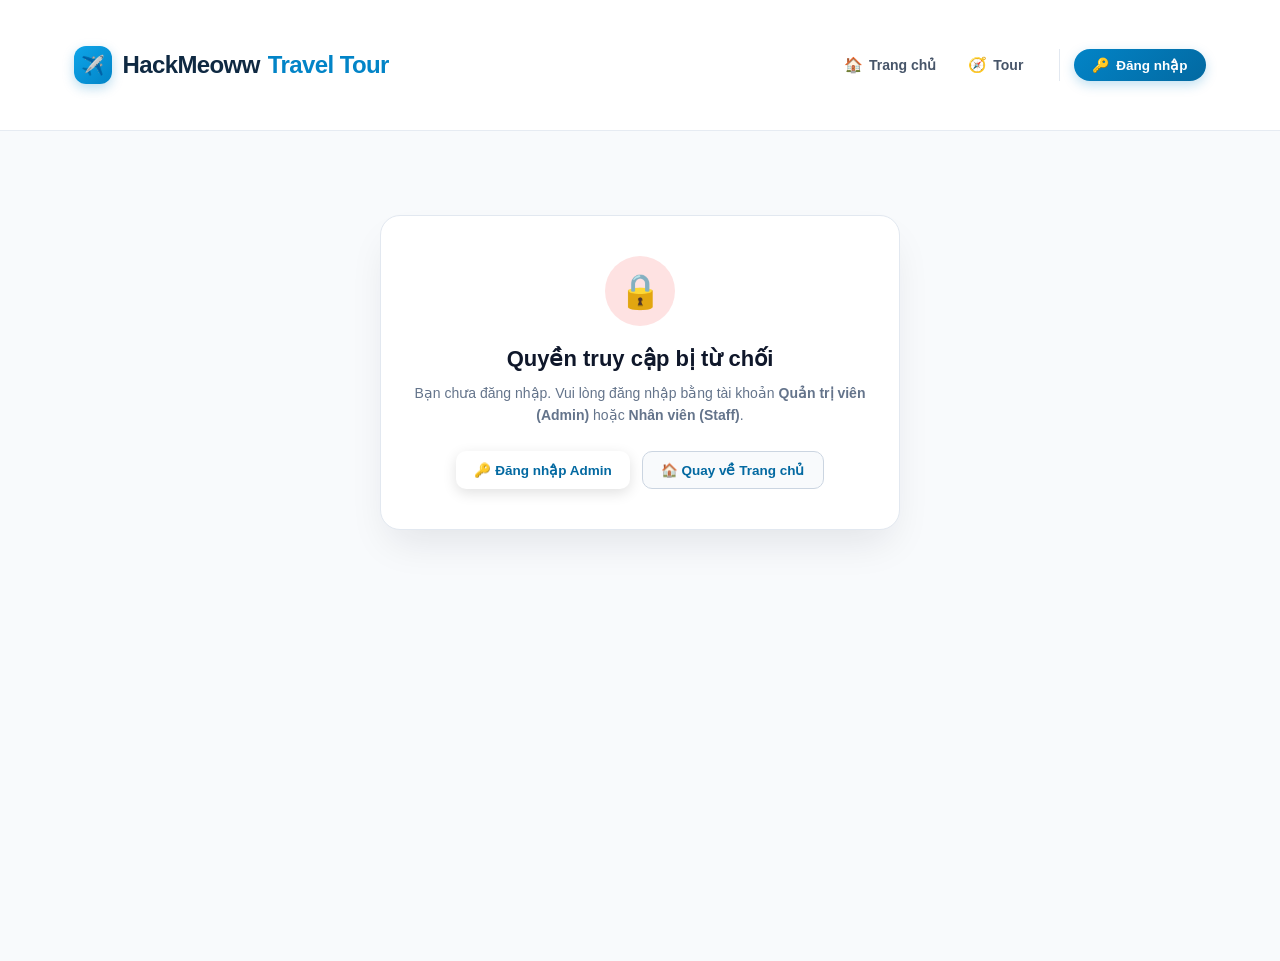
<file: pages/admin-tours.html>
<!DOCTYPE html>
<html lang="vi">
<head>
    <meta charset="UTF-8">
    <meta name="viewport" content="width=device-width, initial-scale=1.0">
    <title>Quản lý Tour Du lịch - HackMeoww - Travel Tour</title>
    <link rel="stylesheet" href="../css/style.css">
</head>

<body>
    <!-- Header đồng bộ tự động với navbar.js -->
    <header class="header header-admin">
        <div class="container container-admin navbar">
            <a href="../index.html" class="logo">HackMeoww - Travel Tour</a>

            <nav class="menu">
                <a href="../index.html" data-nav="home">Trang chủ</a>
                <a href="admin-tours.html" data-nav="admin-tours">Quản lý Tour</a>
                <a href="admin-bookings.html" data-nav="admin-bookings">Quản lý Booking</a>
                <a href="admin.html" data-nav="admin">Dashboard</a>
            </nav>
        </div>
    </header>

    <main class="tour-mgmt-page">
        <div class="container container-admin">

            <!-- MÀN HÌNH CHẶN QUYỀN TRUY CẬP (NẾU KHÔNG PHẢI ADMIN) -->
            <div id="accessDeniedSection" class="admin-denied-container" style="display: none;">
                <div class="admin-denied-icon">🔒</div>
                <h2>Quyền truy cập bị từ chối</h2>
                <p id="accessDeniedMessage">
                    Khu vực quản trị kho Tour (Thêm, Sửa, Xóa) chỉ dành cho <strong>Quản trị viên (Admin)</strong>.
                    Vui lòng đăng nhập với tài khoản Admin để tiếp tục.
                </p>
                <div class="admin-denied-buttons">
                    <a href="login.html" class="btn-admin-hero btn-primary">
                        🔑 Đăng nhập Admin
                    </a>
                    <a href="../index.html" class="btn-admin-hero btn-ghost" style="color: #0369a1; border-color: #cbd5e1; background: #f8fafc;">
                        🏠 Quay về Trang chủ
                    </a>
                </div>
            </div>

            <!-- GIAO DIỆN QUẢN LÝ TOUR CHÍNH -->
            <div id="tourMainSection" style="display: none;">

                <!-- HERO BANNER QUẢN TRỊ TOUR -->
                <div class="admin-hero-card" style="margin-bottom: 24px;">
                    <div class="admin-hero-left">
                        <div class="admin-role-badge-tag">
                            🏢 QUẢN TRỊ KHO TOUR & TUYẾN ĐIỂM
                        </div>
                        <h1>Quản lý Tour Du lịch</h1>
                        <p>Thêm mới chương trình tour, cập nhật bảng giá, điều chỉnh thời lượng, tọa độ và xóa các tour hết hạn.</p>
                        <div class="admin-live-time">
                            <span>🕒</span>
                            <span id="liveClockText">Đang đồng bộ...</span>
                        </div>
                    </div>

                    <div class="admin-hero-actions">
                        <button type="button" class="btn-admin-hero btn-primary" id="btnOpenAddModal" onclick="openCreateTourModal()">
                            <span>➕</span>
                            <span>Thêm Tour Mới</span>
                        </button>
                        <button type="button" class="btn-admin-hero btn-ghost" id="btnRefreshList" onclick="loadAllTours()" title="Làm mới danh sách">
                            <span id="refreshIcon">🔄</span>
                            <span>Làm mới</span>
                        </button>
                        <a href="admin.html" class="btn-admin-hero btn-ghost">
                            <span>📊</span>
                            <span>Dashboard</span>
                        </a>
                        <a href="admin-bookings.html" class="btn-admin-hero btn-ghost">
                            <span>📑</span>
                            <span>Quản lý Booking</span>
                        </a>
                        <a href="admin-users.html" class="btn-admin-hero btn-ghost" id="btnNavUsers">
                            <span>👥</span>
                            <span>Quản lý Tài khoản</span>
                        </a>
                    </div>
                </div>

                <!-- 4 THẺ CHỈ SỐ KPI TOUR -->
                <div class="tour-stats-grid">
                    <div class="tour-stat-card">
                        <div class="tour-stat-icon" style="background: #e0f2fe; color: #0284c7;">🗺️</div>
                        <div class="tour-stat-info">
                            <div class="tour-stat-title">Tổng số Tour</div>
                            <div class="tour-stat-val" id="statTotalTours">--</div>
                        </div>
                    </div>

                    <div class="tour-stat-card">
                        <div class="tour-stat-icon" style="background: #fef3c7; color: #b45309;">📍</div>
                        <div class="tour-stat-info">
                            <div class="tour-stat-title">Số điểm đến</div>
                            <div class="tour-stat-val" id="statTotalDestinations">--</div>
                        </div>
                    </div>

                    <div class="tour-stat-card">
                        <div class="tour-stat-icon" style="background: #dcfce7; color: #15803d;">💵</div>
                        <div class="tour-stat-info">
                            <div class="tour-stat-title">Giá trung bình</div>
                            <div class="tour-stat-val" id="statAvgPrice">--</div>
                        </div>
                    </div>

                    <div class="tour-stat-card">
                        <div class="tour-stat-icon" style="background: #ede9fe; color: #7c3aed;">⏱️</div>
                        <div class="tour-stat-info">
                            <div class="tour-stat-title">Thời lượng phổ biến</div>
                            <div class="tour-stat-val" id="statCommonDuration">--</div>
                        </div>
                    </div>
                </div>

                <!-- THANH TÌM KIẾM & BỘ LỌC ĐA NĂNG -->
                <div class="booking-control-bar" style="margin-bottom: 20px;">
                    <!-- Ô tìm kiếm tức thì -->
                    <div class="search-input-group" style="flex: 2; min-width: 260px;">
                        <span class="search-icon">🔍</span>
                        <input
                            type="text"
                            id="tourSearchInput"
                            placeholder="Tìm theo tên tour, điểm đến, mã #TR, mô tả..."
                            autocomplete="off"
                        >
                    </div>

                    <!-- Lọc theo điểm đến -->
                    <div class="control-select-group" style="flex: 1.2; min-width: 170px;">
                        <span class="select-prefix-icon">📍</span>
                        <select id="filterDestinationSelect">
                            <option value="all">Tất cả điểm đến</option>
                        </select>
                    </div>

                    <!-- Lọc theo thời lượng -->
                    <div class="control-select-group" style="flex: 1; min-width: 150px;">
                        <span class="select-prefix-icon">⏱️</span>
                        <select id="filterDurationSelect">
                            <option value="all">Tất cả thời lượng</option>
                            <option value="1">1 ngày (Trong ngày)</option>
                            <option value="2">2 ngày</option>
                            <option value="3">3 ngày</option>
                            <option value="4">4 ngày</option>
                            <option value="5+">5 ngày trở lên</option>
                        </select>
                    </div>

                    <!-- Lọc theo khoảng giá -->
                    <div class="control-select-group" style="flex: 1.2; min-width: 160px;">
                        <span class="select-prefix-icon">💰</span>
                        <select id="filterPriceSelect">
                            <option value="all">Tất cả mức giá</option>
                            <option value="under-2m">Dưới 2.000.000đ</option>
                            <option value="2m-5m">2.000.000đ - 5.000.000đ</option>
                            <option value="5m-10m">5.000.000đ - 10.000.000đ</option>
                            <option value="above-10m">Trên 10.000.000đ</option>
                        </select>
                    </div>

                    <!-- Sắp xếp -->
                    <div class="control-select-group" style="flex: 1.2; min-width: 170px;">
                        <span class="select-prefix-icon">🔃</span>
                        <select id="tourSortSelect">
                            <option value="id-desc">Mới nhất (Mã giảm dần)</option>
                            <option value="id-asc">Cũ nhất (Mã tăng dần)</option>
                            <option value="price-asc">Giá tăng dần</option>
                            <option value="price-desc">Giá giảm dần</option>
                            <option value="duration-desc">Thời lượng nhiều nhất</option>
                            <option value="name-asc">Tên tour (A - Z)</option>
                        </select>
                    </div>

                    <!-- Nút đặt lại -->
                    <button type="button" class="btn-reset-filters" id="btnResetTourFilters" title="Đặt lại toàn bộ bộ lọc">
                        ✕ Đặt lại
                    </button>
                </div>

                <!-- BẢNG DỮ LIỆU TOUR SAAS -->
                <div class="admin-table-card">
                    <div class="admin-table-wrapper">
                        <table class="admin-table">
                            <thead>
                                <tr>
                                    <th style="width: 100px;">Mã Tour</th>
                                    <th>Tên Tour Du Lịch</th>
                                    <th style="width: 170px;">Điểm Đến</th>
                                    <th style="width: 120px; text-align: center;">Thời Lượng</th>
                                    <th style="width: 160px; text-align: right;">Giá Tour / Khách</th>
                                    <th style="width: 150px; text-align: center;">Tọa Độ GPS</th>
                                    <th style="width: 180px; text-align: center;">Hành Động</th>
                                </tr>
                            </thead>
                            <tbody id="tourTableBody">
                                <tr>
                                    <td colspan="7" style="text-align: center; padding: 40px 0; color: #64748b;">
                                        <div class="invoice-spinner"></div>
                                        <p style="margin: 0;">Đang kết nối cơ sở dữ liệu và tải danh sách tour...</p>
                                    </td>
                                </tr>
                            </tbody>
                        </table>
                    </div>
                </div>

                <!-- THANH ĐIỀU HƯỚNG PHÂN TRANG -->
                <div class="pagination-container" id="paginationBar" style="display: none;">
                    <div class="pagination-left">
                        <span>Hiển thị</span>
                        <strong id="pageRangeText">0 - 0</strong>
                        <span>trên tổng số</span>
                        <strong id="pageTotalToursText">0</strong>
                        <span>tour</span>
                        <span style="margin: 0 4px; color: #cbd5e1;">|</span>
                        <span>Mỗi trang:</span>
                        <select id="pageSizeSelect" style="padding: 4px 8px; border-radius: 8px; border: 1px solid #cbd5e1; font-weight: 700; color: #0f172a; cursor: pointer;">
                            <option value="15">15</option>
                            <option value="25" selected>25</option>
                            <option value="50">50</option>
                            <option value="100">100</option>
                        </select>
                    </div>

                    <div class="pagination-controls" id="paginationButtons">
                        <!-- Nút phân trang render bằng JS -->
                    </div>
                </div>

            </div>
        </div>
    </main>

    <!-- ==========================================================================
         MODAL FORM: THÊM MỚI HOẶC CHỈNH SỬA TOUR
         ========================================================================== -->
    <div id="tourFormModal" class="booking-modal-overlay" style="display: none;">
        <div class="tour-modal-card">
            <div class="booking-modal-header">
                <h3>
                    <span id="formModalTitleIcon">➕</span>
                    <span id="formModalTitleText">Thêm Tour du lịch mới</span>
                </h3>
                <button type="button" class="btn-action-sm btn-detail" onclick="closeTourFormModal()" style="font-size: 16px; padding: 4px 10px;">✕</button>
            </div>

            <form id="tourForm" onsubmit="handleTourFormSubmit(event)" style="display: flex; flex-direction: column; flex: 1; min-height: 0; overflow: hidden; margin: 0;">
                <div class="tour-form-body" style="flex: 1; min-height: 0; overflow-y: auto;">
                    <!-- ID ẩn (0: thêm mới, > 0: sửa) -->
                    <input type="hidden" id="tourIdInput" value="0">

                    <div class="tour-form-grid full-col" style="margin-bottom: 16px;">
                        <div class="form-group">
                            <label for="tourNameInput">
                                <span>🏷️ Tên Tour du lịch</span>
                                <span class="req-star">*</span>
                            </label>
                            <input
                                type="text"
                                id="tourNameInput"
                                class="form-input"
                                placeholder="Ví dụ: Tour Đà Nẵng - Hội An - Bà Nà Hills 4N3Đ Trọn Gói"
                                required
                            >
                        </div>
                    </div>

                    <div class="tour-form-grid" style="margin-bottom: 16px;">
                        <!-- Điểm đến -->
                        <div class="form-group">
                            <label for="tourDestinationInput">
                                <span>📍 Điểm đến du lịch</span>
                                <span class="req-star">*</span>
                            </label>
                            <input
                                type="text"
                                id="tourDestinationInput"
                                class="form-input"
                                placeholder="Ví dụ: Đà Nẵng, Quảng Ninh, Phú Quốc..."
                                required
                            >
                        </div>

                        <!-- Thời lượng -->
                        <div class="form-group">
                            <label for="tourDurationInput">
                                <span>⏱️ Thời lượng (Số ngày)</span>
                                <span class="req-star">*</span>
                            </label>
                            <input
                                type="number"
                                id="tourDurationInput"
                                class="form-input"
                                placeholder="Ví dụ: 3"
                                min="1"
                                max="60"
                                required
                            >
                        </div>
                    </div>

                    <div class="tour-form-grid full-col" style="margin-bottom: 16px;">
                        <!-- Giá tour -->
                        <div class="form-group">
                            <label for="tourPriceInput">
                                <span>💰 Giá tour (VNĐ / Khách)</span>
                                <span class="req-star">*</span>
                            </label>
                            <input
                                type="number"
                                id="tourPriceInput"
                                class="form-input"
                                placeholder="Ví dụ: 2500000"
                                min="0"
                                step="10000"
                                required
                            >
                            <div class="price-preview-tag" id="pricePreviewTag">
                                💵 Hiển thị: 0 VNĐ
                            </div>
                        </div>
                    </div>

                    <!-- Tọa độ bản đồ GPS -->
                    <div class="tour-form-grid" style="margin-bottom: 8px;">
                        <div class="form-group">
                            <label for="tourLatitudeInput">
                                <span>🌐 Vĩ độ (Latitude)</span>
                                <span class="req-star">*</span>
                            </label>
                            <input
                                type="number"
                                id="tourLatitudeInput"
                                class="form-input"
                                placeholder="Ví dụ: 16.0544"
                                step="any"
                                required
                            >
                        </div>

                        <div class="form-group">
                            <label for="tourLongitudeInput">
                                <span>🌐 Kinh độ (Longitude)</span>
                                <span class="req-star">*</span>
                            </label>
                            <input
                                type="number"
                                id="tourLongitudeInput"
                                class="form-input"
                                placeholder="Ví dụ: 108.2022"
                                step="any"
                                required
                            >
                        </div>
                    </div>

                    <!-- Tiện ích chọn nhanh tọa độ các địa điểm nổi tiếng -->
                    <div class="coord-presets-wrapper" style="margin-bottom: 16px;">
                        <span class="coord-presets-title">⚡ Chọn nhanh tọa độ & điểm đến phổ biến (1-Click):</span>
                        <div class="coord-presets-chips">
                            <button type="button" class="coord-chip" onclick="applyCoordPreset('Hà Nội', 21.0285, 105.8542)">🏛️ Hà Nội</button>
                            <button type="button" class="coord-chip" onclick="applyCoordPreset('Quảng Ninh', 20.9500, 107.0733)">⛵ Hạ Long</button>
                            <button type="button" class="coord-chip" onclick="applyCoordPreset('Đà Nẵng', 16.0544, 108.2022)">🌉 Đà Nẵng</button>
                            <button type="button" class="coord-chip" onclick="applyCoordPreset('Nha Trang', 12.2388, 109.1967)">🏖️ Nha Trang</button>
                            <button type="button" class="coord-chip" onclick="applyCoordPreset('Đà Lạt', 11.9404, 108.4583)">🌲 Đà Lạt</button>
                            <button type="button" class="coord-chip" onclick="applyCoordPreset('Phú Quốc', 10.2899, 103.9840)">🏝️ Phú Quốc</button>
                            <button type="button" class="coord-chip" onclick="applyCoordPreset('Sapa', 22.3364, 103.8438)">🏔️ Sapa</button>
                            <button type="button" class="coord-chip" onclick="applyCoordPreset('Huế', 16.4637, 107.5909)">🏯 Huế</button>
                            <button type="button" class="coord-chip" onclick="applyCoordPreset('TP. Hồ Chí Minh', 10.8231, 106.6297)">🏙️ TP.HCM</button>
                            <button type="button" class="coord-chip" onclick="applyCoordPreset('Ninh Bình', 20.2506, 105.9745)">🚣 Ninh Bình</button>
                        </div>
                    </div>

                    <!-- Mô tả tour -->
                    <div class="tour-form-grid full-col">
                        <div class="form-group">
                            <label for="tourDescriptionInput">
                                <span>📝 Mô tả tour & Lịch trình tóm tắt</span>
                            </label>
                            <textarea
                                id="tourDescriptionInput"
                                class="form-textarea"
                                placeholder="Nhập điểm tham quan nổi bật, tiện ích bao gồm, lưu ý hành trình..."
                            ></textarea>
                        </div>
                    </div>
                </div>

                <div class="booking-modal-footer" style="flex-shrink: 0; background: #f8fafc; border-top: 1px solid #e2e8f0; padding: 14px 24px; display: flex; justify-content: flex-end; align-items: center; gap: 12px;">
                    <button type="button" class="btn-action-sm btn-detail" onclick="closeTourFormModal()" style="padding: 10px 18px; font-size: 13.5px;">
                        ✕ Hủy bỏ
                    </button>
                    <button type="submit" class="btn-action-sm btn-edit" id="btnSubmitTourForm" style="padding: 10px 24px; font-size: 14px; font-weight: 700; background: linear-gradient(135deg, #0284c7, #0369a1); color: #ffffff; box-shadow: 0 4px 12px rgba(2, 132, 199, 0.35); border: none; border-radius: 8px; cursor: pointer; display: inline-flex; align-items: center; gap: 6px;">
                        <span id="submitTourBtnText">✅ Xác nhận tạo tour</span>
                    </button>
                </div>
            </form>
        </div>
    </div>

    <!-- ==========================================================================
         MODAL: XEM CHI TIẾT TOUR
         ========================================================================== -->
    <div id="tourDetailModal" class="booking-modal-overlay" style="display: none;">
        <div class="booking-modal-card">
            <div class="booking-modal-header">
                <h3>
                    <span>🧭 Chi tiết Tour Du lịch</span>
                    <span id="detailModalTourCode" style="color: #0284c7; font-size: 16px;">#TR-0000</span>
                </h3>
                <button type="button" class="btn-action-sm btn-detail" onclick="closeTourDetailModal()" style="font-size: 16px; padding: 4px 10px;">✕</button>
            </div>

            <div class="booking-modal-body" id="detailModalBody">
                <p>Đang tải thông tin chi tiết tour...</p>
            </div>

            <div class="booking-modal-footer" id="detailModalFooter">
                <button type="button" class="btn-action-sm btn-detail" onclick="closeTourDetailModal()" style="padding: 9px 16px; font-size: 13px;">
                    Đóng
                </button>
            </div>
        </div>
    </div>

    <!-- TOAST NOTIFICATION CONTAINER -->
    <div class="admin-toast-container" id="adminToastContainer"></div>

    <!-- SCRIPTS CẦN THIẾT -->
    <script src="../js/api.js"></script>
    <script src="../js/navbar.js"></script>

    <script>
        /**
         * admin-tours.js - Xử lý nghiệp vụ Thêm, Sửa, Xóa và quản lý danh mục Tour
         */
        document.addEventListener("DOMContentLoaded", function () {
            const token = localStorage.getItem("token");
            const userData = localStorage.getItem("user");
            let user = null;

            if (token && userData) {
                try {
                    user = JSON.parse(userData);
                } catch (e) {
                    console.error("Lỗi parse user:", e);
                }
            }

            const accessDeniedSection = document.getElementById("accessDeniedSection");
            const accessDeniedMessage = document.getElementById("accessDeniedMessage");
            const tourMainSection = document.getElementById("tourMainSection");

            // ==========================================
            // 1. KIỂM SOÁT PHÂN QUYỀN (ADMIN VÀ STAFF)
            // ==========================================
            if (!token || !user) {
                accessDeniedSection.style.display = "block";
                tourMainSection.style.display = "none";
                accessDeniedMessage.innerHTML = "Bạn chưa đăng nhập. Vui lòng đăng nhập bằng tài khoản <strong>Quản trị viên (Admin)</strong> hoặc <strong>Nhân viên (Staff)</strong>.";
                return;
            }

            if (user.role !== "Admin" && user.role !== "Staff") {
                accessDeniedSection.style.display = "block";
                tourMainSection.style.display = "none";
                accessDeniedMessage.innerHTML = `Tài khoản của bạn (<strong>${user.userName || user.name}</strong>) có vai trò là <strong>${user.role || 'Khách hàng'}</strong>. Khu vực này chỉ dành cho <strong>Quản trị viên</strong> và <strong>Nhân viên điều hành</strong>.`;
                return;
            }

            // Hợp lệ -> Hiển thị trang quản lý chính
            accessDeniedSection.style.display = "none";
            tourMainSection.style.display = "block";

            // Tùy biến giao diện phù hợp với Nhân viên (Staff)
            if (user.role === "Staff") {
                const badgeTag = document.querySelector(".admin-role-badge-tag");
                if (badgeTag) badgeTag.innerHTML = "👨‍💼 ĐIỀU HÀNH KHO TOUR · NHÂN VIÊN";
                const btnNavUsers = document.getElementById("btnNavUsers");
                if (btnNavUsers) btnNavUsers.style.display = "none";
            }

            // Đồng hồ thời gian thực
            function updateClock() {
                const now = new Date();
                const clockEl = document.getElementById("liveClockText");
                if (clockEl) {
                    clockEl.textContent = now.toLocaleDateString("vi-VN", {
                        weekday: "long",
                        day: "2-digit",
                        month: "2-digit",
                        year: "numeric"
                    }) + " · " + now.toLocaleTimeString("vi-VN");
                }
            }
            updateClock();
            setInterval(updateClock, 1000);

            // ==========================================
            // 2. BIẾN TRẠNG THÁI VÀ TIỆN ÍCH
            // ==========================================
            let allTours = [];
            let filteredTours = [];
            let currentPage = 1;
            let pageSize = 25;

            let currentSearchKeyword = "";
            let currentDestinationFilter = "all";
            let currentDurationFilter = "all";
            let currentPriceFilter = "all";
            let currentSortBy = "id-desc";

            function formatVND(amount) {
                if (!amount && amount !== 0) return "0 VNĐ";
                return Number(amount).toLocaleString("vi-VN") + " VNĐ";
            }

            function escapeHtml(text) {
                if (!text) return "";
                return String(text)
                    .replace(/&/g, "&amp;")
                    .replace(/</g, "&lt;")
                    .replace(/>/g, "&gt;")
                    .replace(/"/g, "&quot;")
                    .replace(/'/g, "&#039;");
            }

            // Toast notification
            window.showToast = function (message, type = "success") {
                const container = document.getElementById("adminToastContainer");
                if (!container) return;

                const toast = document.createElement("div");
                toast.className = `admin-toast toast-${type}`;
                let icon = "✅";
                if (type === "error") icon = "❌";
                if (type === "info") icon = "ℹ️";

                toast.innerHTML = `
                    <span style="font-size: 18px;">${icon}</span>
                    <span style="flex: 1;">${escapeHtml(message)}</span>
                `;

                container.appendChild(toast);

                setTimeout(() => {
                    toast.style.transition = "opacity 0.3s ease, transform 0.3s ease";
                    toast.style.opacity = "0";
                    toast.style.transform = "translateX(40px)";
                    setTimeout(() => toast.remove(), 300);
                }, 3500);
            };

            // Preview giá tiền live khi người dùng nhập vào ô input giá
            const priceInput = document.getElementById("tourPriceInput");
            const pricePreviewTag = document.getElementById("pricePreviewTag");
            if (priceInput && pricePreviewTag) {
                priceInput.addEventListener("input", function () {
                    const val = Number(this.value) || 0;
                    pricePreviewTag.textContent = `💵 Hiển thị: ${formatVND(val)}`;
                });
            }

            // Chọn nhanh tọa độ
            window.applyCoordPreset = function (destination, lat, lng) {
                const destInput = document.getElementById("tourDestinationInput");
                const latInput = document.getElementById("tourLatitudeInput");
                const lngInput = document.getElementById("tourLongitudeInput");

                if (destInput && (!destInput.value || destInput.value.trim() === "")) {
                    destInput.value = destination;
                }
                if (latInput) latInput.value = lat;
                if (lngInput) lngInput.value = lng;
                showToast(`Đã áp dụng tọa độ ${destination} (${lat}, ${lng})`, "info");
            };

            // ==========================================
            // 3. TẢI DỮ LIỆU TOUR TỪ API
            // ==========================================
            window.loadAllTours = async function () {
                const tbody = document.getElementById("tourTableBody");
                const refreshIcon = document.getElementById("refreshIcon");

                if (refreshIcon) refreshIcon.style.animation = "invoiceSpin 0.8s linear infinite";

                try {
                    const res = await fetch(`${API_BASE_URL}/Tour`);
                    if (!res.ok) {
                        throw new Error(`HTTP ${res.status}: Không thể tải danh sách tour.`);
                    }

                    allTours = await res.json();
                    if (!Array.isArray(allTours)) allTours = [];

                    // Cập nhật các thống kê KPI
                    updateStats();

                    // Cập nhật dropdown danh sách điểm đến
                    populateDestinationFilter();

                    // Áp dụng bộ lọc và render bảng
                    applyFilterAndRender();

                } catch (err) {
                    console.error("Lỗi tải tour:", err);
                    tbody.innerHTML = `
                        <tr>
                            <td colspan="7" style="text-align: center; padding: 40px 0; color: #dc2626;">
                                <div style="font-size: 32px; margin-bottom: 8px;">⚠️</div>
                                <strong style="font-size: 15px;">Không thể tải dữ liệu danh sách tour!</strong>
                                <p style="color: #64748b; font-size: 13px; margin: 6px 0 14px;">${escapeHtml(err.message)}</p>
                                <button type="button" class="btn-action-sm btn-edit" onclick="loadAllTours()" style="padding: 7px 16px;">
                                    🔄 Thử lại
                                </button>
                            </td>
                        </tr>
                    `;
                } finally {
                    if (refreshIcon) refreshIcon.style.animation = "";
                }
            };

            // Cập nhật 4 thẻ KPI
            function updateStats() {
                const totalTours = allTours.length;
                document.getElementById("statTotalTours").textContent = totalTours.toLocaleString("vi-VN") + " tour";

                // Điểm đến độc nhất
                const destinations = new Set();
                let totalPrice = 0;
                const durationCounts = {};

                allTours.forEach(t => {
                    if (t.destination && t.destination.trim()) {
                        destinations.add(t.destination.trim());
                    }
                    totalPrice += Number(t.price) || 0;

                    const d = t.duration || 1;
                    durationCounts[d] = (durationCounts[d] || 0) + 1;
                });

                document.getElementById("statTotalDestinations").textContent = destinations.size.toLocaleString("vi-VN") + " điểm đến";

                const avgPrice = totalTours > 0 ? (totalPrice / totalTours) : 0;
                document.getElementById("statAvgPrice").textContent = formatVND(Math.round(avgPrice));

                // Thời lượng phổ biến nhất
                let mostCommonDur = 3;
                let maxCount = 0;
                for (const [dur, count] of Object.entries(durationCounts)) {
                    if (count > maxCount) {
                        maxCount = count;
                        mostCommonDur = dur;
                    }
                }
                document.getElementById("statCommonDuration").textContent = totalTours > 0 ? `${mostCommonDur} ngày` : "--";
            }

            // Điền danh sách điểm đến vào filter dropdown
            function populateDestinationFilter() {
                const select = document.getElementById("filterDestinationSelect");
                if (!select) return;

                const destCounts = {};
                allTours.forEach(t => {
                    const d = (t.destination || "").trim();
                    if (d) destCounts[d] = (destCounts[d] || 0) + 1;
                });

                const sortedDests = Object.keys(destCounts).sort((a, b) => destCounts[b] - destCounts[a]);

                let optionsHtml = `<option value="all">Tất cả điểm đến (${allTours.length})</option>`;
                sortedDests.forEach(d => {
                    optionsHtml += `<option value="${escapeHtml(d)}">${escapeHtml(d)} (${destCounts[d]})</option>`;
                });

                select.innerHTML = optionsHtml;
                select.value = currentDestinationFilter;
            }

            // ==========================================
            // 4. LỌC, SẮP XẾP & PHÂN TRANG TOUR
            // ==========================================
            function applyFilterAndRender(resetPage = true) {
                if (resetPage) currentPage = 1;

                let list = [...allTours];

                // 1. Tìm kiếm theo từ khóa
                if (currentSearchKeyword.trim() !== "") {
                    const kw = currentSearchKeyword.trim().toLowerCase();
                    list = list.filter(t => {
                        const idStr = String(t.tourId);
                        const name = (t.tourName || "").toLowerCase();
                        const dest = (t.destination || "").toLowerCase();
                        const desc = (t.description || "").toLowerCase();
                        return idStr.includes(kw) || name.includes(kw) || dest.includes(kw) || desc.includes(kw);
                    });
                }

                // 2. Lọc theo điểm đến
                if (currentDestinationFilter !== "all") {
                    list = list.filter(t => (t.destination || "").toLowerCase() === currentDestinationFilter.toLowerCase());
                }

                // 3. Lọc theo thời lượng
                if (currentDurationFilter !== "all") {
                    if (currentDurationFilter === "5+") {
                        list = list.filter(t => (Number(t.duration) || 0) >= 5);
                    } else {
                        const targetD = Number(currentDurationFilter);
                        list = list.filter(t => (Number(t.duration) || 0) === targetD);
                    }
                }

                // 4. Lọc theo khoảng giá
                if (currentPriceFilter !== "all") {
                    if (currentPriceFilter === "under-2m") {
                        list = list.filter(t => Number(t.price) < 2000000);
                    } else if (currentPriceFilter === "2m-5m") {
                        list = list.filter(t => Number(t.price) >= 2000000 && Number(t.price) <= 5000000);
                    } else if (currentPriceFilter === "5m-10m") {
                        list = list.filter(t => Number(t.price) > 5000000 && Number(t.price) <= 10000000);
                    } else if (currentPriceFilter === "above-10m") {
                        list = list.filter(t => Number(t.price) > 10000000);
                    }
                }

                // 5. Sắp xếp
                list.sort((a, b) => {
                    switch (currentSortBy) {
                        case "id-desc":
                            return Number(b.tourId) - Number(a.tourId);
                        case "id-asc":
                            return Number(a.tourId) - Number(b.tourId);
                        case "price-asc":
                            return (Number(a.price) || 0) - (Number(b.price) || 0);
                        case "price-desc":
                            return (Number(b.price) || 0) - (Number(a.price) || 0);
                        case "duration-desc":
                            return (Number(b.duration) || 0) - (Number(a.duration) || 0);
                        case "name-asc":
                            return (a.tourName || "").localeCompare(b.tourName || "", "vi");
                        default:
                            return Number(b.tourId) - Number(a.tourId);
                    }
                });

                filteredTours = list;
                renderTourTable();
                renderPagination();
            }

            // Render bảng dữ liệu
            function renderTourTable() {
                const tbody = document.getElementById("tourTableBody");
                if (!tbody) return;

                if (filteredTours.length === 0) {
                    tbody.innerHTML = `
                        <tr>
                            <td colspan="7" style="text-align: center; padding: 48px 0; color: #64748b;">
                                <div style="font-size: 36px; margin-bottom: 8px;">🔍</div>
                                <strong style="font-size: 15px; color: #0f172a;">Không tìm thấy tour du lịch nào phù hợp!</strong>
                                <p style="font-size: 13px; margin: 4px 0 16px;">Vui lòng thử tìm từ khóa khác hoặc bấm nút đặt lại bộ lọc.</p>
                                <button type="button" class="btn-action-sm btn-detail" onclick="document.getElementById('btnResetTourFilters').click()">
                                    ✕ Xóa bộ lọc
                                </button>
                            </td>
                        </tr>
                    `;
                    return;
                }

                // Phân trang
                const startIndex = (currentPage - 1) * pageSize;
                const endIndex = Math.min(startIndex + pageSize, filteredTours.length);
                const pageTours = filteredTours.slice(startIndex, endIndex);

                let html = "";
                pageTours.forEach(tour => {
                    const tid = tour.tourId;
                    const code = `#TR-${String(tid).padStart(4, "0")}`;
                    const name = tour.tourName || `Chương trình Tour #${tid}`;
                    const dest = tour.destination || "Việt Nam";
                    const duration = tour.duration || 1;
                    const price = tour.price || 0;
                    const lat = Number(tour.latitude || 0).toFixed(4);
                    const lng = Number(tour.longitude || 0).toFixed(4);

                    html += `
                        <tr>
                            <td style="font-weight: 800; color: #0284c7; white-space: nowrap;">
                                ${code}
                            </td>
                            <td>
                                <div style="font-weight: 700; color: #0f172a; font-size: 14px; margin-bottom: 4px;">
                                    ${escapeHtml(name)}
                                </div>
                                <div style="font-size: 12px; color: #64748b; display: flex; align-items: center; gap: 8px;">
                                    <span style="background: #e2e8f0; color: #334155; padding: 1px 7px; border-radius: 4px; font-weight: 600;">
                                        ⏱️ ${duration} ngày
                                    </span>
                                    <a href="tour-detail.html?id=${tid}" style="color: #0284c7; text-decoration: none; font-weight: 600;">
                                        Xem trang khách ↗
                                    </a>
                                </div>
                            </td>
                            <td>
                                <span class="badge-status status-confirmed" style="background: #e0f2fe; color: #0369a1; border-color: #bae6fd;">
                                    📍 ${escapeHtml(dest)}
                                </span>
                            </td>
                            <td style="text-align: center; font-weight: 700; color: #334155;">
                                ${duration} ngày
                            </td>
                            <td style="text-align: right; font-weight: 800; color: #087db5; font-size: 14.5px; white-space: nowrap;">
                                ${formatVND(price)}
                            </td>
                            <td style="text-align: center; font-size: 11.5px; color: #64748b; font-family: monospace;">
                                <div>Lat: ${lat}</div>
                                <div>Lng: ${lng}</div>
                            </td>
                            <td style="text-align: center; white-space: nowrap;">
                                <div style="display: inline-flex; gap: 5px; justify-content: center;">
                                    <button type="button" class="btn-action-sm btn-view" onclick="showTourDetail(${tid})" title="Xem chi tiết tour">
                                        👁️ Xem
                                    </button>
                                    <button type="button" class="btn-action-sm btn-edit" onclick="openEditTourModal(${tid})" title="Chỉnh sửa thông tin tour">
                                        ✏️ Sửa
                                    </button>
                                    <button type="button" class="btn-action-sm btn-delete" onclick="deleteTourAction(${tid})" title="Xóa tour">
                                        🗑️ Xóa
                                    </button>
                                </div>
                            </td>
                        </tr>
                    `;
                });

                tbody.innerHTML = html;
            }

            // Render điều khiển phân trang
            function renderPagination() {
                const paginationBar = document.getElementById("paginationBar");
                const pageRangeText = document.getElementById("pageRangeText");
                const pageTotalToursText = document.getElementById("pageTotalToursText");
                const paginationButtons = document.getElementById("paginationButtons");

                if (!paginationBar || !paginationButtons) return;

                const total = filteredTours.length;
                if (total === 0) {
                    paginationBar.style.display = "none";
                    return;
                }

                paginationBar.style.display = "flex";

                const totalPages = Math.ceil(total / pageSize);
                const startIndex = (currentPage - 1) * pageSize + 1;
                const endIndex = Math.min(currentPage * pageSize, total);

                pageRangeText.textContent = `${startIndex} - ${endIndex}`;
                pageTotalToursText.textContent = total.toLocaleString("vi-VN");

                let btnHtml = "";

                // Nút Đầu & Trước
                btnHtml += `
                    <button type="button" class="page-btn" ${currentPage === 1 ? "disabled" : ""} onclick="goToPage(1)" title="Trang đầu">«</button>
                    <button type="button" class="page-btn" ${currentPage === 1 ? "disabled" : ""} onclick="goToPage(${currentPage - 1})" title="Trang trước">‹</button>
                `;

                // Thuật toán hiển thị các trang xung quanh currentPage
                let startPage = Math.max(1, currentPage - 2);
                let endPage = Math.min(totalPages, currentPage + 2);

                if (startPage > 1) {
                    btnHtml += `<button type="button" class="page-btn" onclick="goToPage(1)">1</button>`;
                    if (startPage > 2) btnHtml += `<span style="padding: 0 4px; color: #94a3b8;">…</span>`;
                }

                for (let p = startPage; p <= endPage; p++) {
                    btnHtml += `
                        <button type="button" class="page-btn ${p === currentPage ? "active" : ""}" onclick="goToPage(${p})">
                            ${p}
                        </button>
                    `;
                }

                if (endPage < totalPages) {
                    if (endPage < totalPages - 1) btnHtml += `<span style="padding: 0 4px; color: #94a3b8;">…</span>`;
                    btnHtml += `<button type="button" class="page-btn" onclick="goToPage(${totalPages})">${totalPages}</button>`;
                }

                // Nút Sau & Cuối
                btnHtml += `
                    <button type="button" class="page-btn" ${currentPage === totalPages ? "disabled" : ""} onclick="goToPage(${currentPage + 1})" title="Trang sau">›</button>
                    <button type="button" class="page-btn" ${currentPage === totalPages ? "disabled" : ""} onclick="goToPage(${totalPages})" title="Trang cuối">»</button>
                `;

                paginationButtons.innerHTML = btnHtml;
            }

            window.goToPage = function (page) {
                const totalPages = Math.ceil(filteredTours.length / pageSize);
                if (page < 1 || page > totalPages) return;
                currentPage = page;
                renderTourTable();
                renderPagination();
                window.scrollTo({ top: 340, behavior: "smooth" });
            };

            // ==========================================
            // 5. THÊM & SỬA TOUR (MODAL & API CALLS)
            // ==========================================

            // Mở modal thêm tour mới
            window.openCreateTourModal = function () {
                const modal = document.getElementById("tourFormModal");
                const form = document.getElementById("tourForm");
                if (!modal || !form) return;

                form.reset();
                document.getElementById("tourIdInput").value = "0";
                document.getElementById("formModalTitleIcon").textContent = "➕";
                document.getElementById("formModalTitleText").textContent = "Thêm Tour du lịch mới";
                document.getElementById("submitTourBtnText").textContent = "✅ Xác nhận tạo tour";

                // Đặt mặc định
                document.getElementById("tourDurationInput").value = "3";
                document.getElementById("tourPriceInput").value = "2500000";
                document.getElementById("tourLatitudeInput").value = "16.0544";
                document.getElementById("tourLongitudeInput").value = "108.2022";
                document.getElementById("tourDestinationInput").value = "Đà Nẵng";
                document.getElementById("pricePreviewTag").textContent = `💵 Hiển thị: ${formatVND(2500000)}`;

                modal.style.display = "flex";
                document.body.classList.add("invoice-modal-open");
                document.getElementById("tourNameInput").focus();
            };

            // Mở modal sửa tour
            window.openEditTourModal = function (tourId) {
                const tour = allTours.find(t => Number(t.tourId) === Number(tourId));
                if (!tour) {
                    showToast("Không tìm thấy thông tin tour cần sửa!", "error");
                    return;
                }

                const modal = document.getElementById("tourFormModal");
                if (!modal) return;

                document.getElementById("tourIdInput").value = tour.tourId;
                document.getElementById("formModalTitleIcon").textContent = "✏️";
                document.getElementById("formModalTitleText").textContent = `Chỉnh sửa Tour #TR-${String(tour.tourId).padStart(4, "0")}`;
                document.getElementById("submitTourBtnText").textContent = "✅ Xác nhận cập nhật";

                document.getElementById("tourNameInput").value = tour.tourName || "";
                document.getElementById("tourDestinationInput").value = tour.destination || "";
                document.getElementById("tourDurationInput").value = tour.duration || 1;
                document.getElementById("tourPriceInput").value = tour.price || 0;
                document.getElementById("tourLatitudeInput").value = tour.latitude || 0;
                document.getElementById("tourLongitudeInput").value = tour.longitude || 0;
                document.getElementById("tourDescriptionInput").value = tour.description || "";

                document.getElementById("pricePreviewTag").textContent = `💵 Hiển thị: ${formatVND(tour.price || 0)}`;

                modal.style.display = "flex";
                document.body.classList.add("invoice-modal-open");
                document.getElementById("tourNameInput").focus();
            };

            // Đóng modal Thêm / Sửa
            window.closeTourFormModal = function () {
                const modal = document.getElementById("tourFormModal");
                if (modal) modal.style.display = "none";
                document.body.classList.remove("invoice-modal-open");
            };

            // Submit Form (POST nếu ID = 0, PUT nếu ID > 0)
            window.handleTourFormSubmit = async function (e) {
                e.preventDefault();

                const tourId = Number(document.getElementById("tourIdInput").value) || 0;
                const isNew = tourId === 0;

                const tourName = document.getElementById("tourNameInput").value.trim();
                const destination = document.getElementById("tourDestinationInput").value.trim();
                const duration = parseInt(document.getElementById("tourDurationInput").value, 10) || 1;
                const price = parseFloat(document.getElementById("tourPriceInput").value) || 0;
                const latitude = parseFloat(document.getElementById("tourLatitudeInput").value) || 0;
                const longitude = parseFloat(document.getElementById("tourLongitudeInput").value) || 0;
                const description = document.getElementById("tourDescriptionInput").value.trim();

                if (!tourName) {
                    alert("Vui lòng nhập tên tour du lịch!");
                    return;
                }
                if (!destination) {
                    alert("Vui lòng nhập điểm đến du lịch!");
                    return;
                }

                const payload = {
                    tourName,
                    destination,
                    duration,
                    price,
                    latitude,
                    longitude,
                    description
                };

                if (!isNew) {
                    payload.tourId = tourId;
                }

                const btnSubmit = document.getElementById("btnSubmitTourForm");
                const submitText = document.getElementById("submitTourBtnText");
                const originalText = submitText.textContent;

                btnSubmit.disabled = true;
                submitText.textContent = "⏳ Đang lưu dữ liệu...";

                try {
                    const url = isNew ? `${API_BASE_URL}/Tour` : `${API_BASE_URL}/Tour/${tourId}`;
                    const method = isNew ? "POST" : "PUT";

                    const response = await fetch(url, {
                        method: method,
                        headers: {
                            "Content-Type": "application/json; charset=utf-8",
                            "Authorization": `Bearer ${token}`
                        },
                        body: JSON.stringify(payload)
                    });

                    if (!response.ok) {
                        let errMsg = "Thao tác không thành công";
                        try {
                            const errData = await response.json();
                            if (errData && errData.message) errMsg = errData.message;
                        } catch (_) {}
                        throw new Error(`HTTP ${response.status}: ${errMsg}`);
                    }

                    if (isNew) {
                        const createdTour = await response.json();
                        showToast(`Thêm tour mới thành công! (Mã #TR-${createdTour.tourId})`, "success");
                    } else {
                        showToast(`Cập nhật tour #${tourId} thành công!`, "success");
                    }

                    closeTourFormModal();

                    // Tải lại dữ liệu mới nhất từ server
                    await loadAllTours();

                } catch (err) {
                    console.error("Lỗi lưu tour:", err);
                    alert(`Lỗi: ${err.message}`);
                } finally {
                    btnSubmit.disabled = false;
                    submitText.textContent = originalText;
                }
            };

            // ==========================================
            // 6. XÓA TOUR (DELETE TOUR)
            // ==========================================
            window.deleteTourAction = async function (tourId) {
                const tour = allTours.find(t => Number(t.tourId) === Number(tourId));
                const tourName = tour ? tour.tourName : `#${tourId}`;

                const confirmMsg = `Bạn có chắc chắn muốn XÓA tour sau đây không?\n\n- Mã Tour: #TR-${tourId}\n- Tên Tour: "${tourName}"\n\n⚠️ Lưu ý: Thao tác này không thể hoàn tác!`;
                if (!confirm(confirmMsg)) {
                    return;
                }

                try {
                    const response = await fetch(`${API_BASE_URL}/Tour/${tourId}`, {
                        method: "DELETE",
                        headers: {
                            "Authorization": `Bearer ${token}`
                        }
                    });

                    if (!response.ok) {
                        let errMsg = "Không thể xóa tour này";
                        try {
                            const errData = await response.json();
                            if (errData && errData.message) errMsg = errData.message;
                        } catch (_) {}
                        throw new Error(errMsg);
                    }

                    showToast(`Đã xóa thành công tour #TR-${tourId}!`, "success");

                    // Tải lại danh sách
                    await loadAllTours();

                } catch (err) {
                    console.error("Lỗi xóa tour:", err);
                    alert(`❌ Lỗi khi xóa: ${err.message}`);
                }
            };

            // ==========================================
            // 7. XEM CHI TIẾT TOUR (MODAL)
            // ==========================================
            window.showTourDetail = function (tourId) {
                const tour = allTours.find(t => Number(t.tourId) === Number(tourId));
                if (!tour) return;

                const modal = document.getElementById("tourDetailModal");
                const codeEl = document.getElementById("detailModalTourCode");
                const bodyEl = document.getElementById("detailModalBody");
                const footerEl = document.getElementById("detailModalFooter");

                codeEl.textContent = `#TR-${String(tour.tourId).padStart(4, "0")}`;

                bodyEl.innerHTML = `
                    <div style="margin-bottom: 20px;">
                        <span style="background: #e0f2fe; color: #0284c7; padding: 4px 10px; border-radius: 6px; font-size: 12px; font-weight: 700; text-transform: uppercase;">
                            📍 ${escapeHtml(tour.destination)}
                        </span>
                        <h2 style="font-size: 20px; font-weight: 800; color: #0f172a; margin: 10px 0 6px;">
                            ${escapeHtml(tour.tourName)}
                        </h2>
                    </div>

                    <div style="display: grid; grid-template-columns: repeat(auto-fit, minmax(180px, 1fr)); gap: 14px; margin-bottom: 20px;">
                        <div style="background: #f8fafc; padding: 14px; border-radius: 12px; border: 1px solid #e2e8f0;">
                            <div style="font-size: 11px; font-weight: 800; color: #64748b; text-transform: uppercase;">Giá tour / khách</div>
                            <div style="font-size: 18px; font-weight: 800; color: #0284c7; margin-top: 4px;">${formatVND(tour.price)}</div>
                        </div>

                        <div style="background: #f8fafc; padding: 14px; border-radius: 12px; border: 1px solid #e2e8f0;">
                            <div style="font-size: 11px; font-weight: 800; color: #64748b; text-transform: uppercase;">Thời lượng hành trình</div>
                            <div style="font-size: 18px; font-weight: 800; color: #0f172a; margin-top: 4px;">⏱️ ${tour.duration} ngày</div>
                        </div>

                        <div style="background: #f8fafc; padding: 14px; border-radius: 12px; border: 1px solid #e2e8f0;">
                            <div style="font-size: 11px; font-weight: 800; color: #64748b; text-transform: uppercase;">Tọa độ bản đồ (GPS)</div>
                            <div style="font-size: 13.5px; font-weight: 700; color: #475569; margin-top: 6px;">
                                Lat: ${tour.latitude} | Lng: ${tour.longitude}
                            </div>
                        </div>
                    </div>

                    <div style="background: #ffffff; border: 1px solid #e2e8f0; border-radius: 12px; padding: 16px;">
                        <div style="font-size: 12px; font-weight: 800; color: #0284c7; text-transform: uppercase; margin-bottom: 8px;">
                            📝 Mô tả chi tiết & Điểm nhấn tour
                        </div>
                        <p style="font-size: 14px; line-height: 1.6; color: #334155; margin: 0; white-space: pre-line;">
                            ${escapeHtml(tour.description || "Chưa có mô tả chi tiết cho tour này.")}
                        </p>
                    </div>
                `;

                footerEl.innerHTML = `
                    <a href="tour-detail.html?id=${tour.tourId}" class="btn-action-sm btn-view" style="padding: 9px 16px; font-size: 13px; text-decoration: none;">
                        🌐 Xem trang khách ↗
                    </a>
                    <button type="button" class="btn-action-sm btn-edit" onclick="closeTourDetailModal(); openEditTourModal(${tour.tourId});" style="padding: 9px 16px; font-size: 13px;">
                        ✏️ Sửa tour này
                    </button>
                    <button type="button" class="btn-action-sm btn-detail" onclick="closeTourDetailModal()" style="padding: 9px 16px; font-size: 13px;">
                        Đóng
                    </button>
                `;

                modal.style.display = "flex";
                document.body.classList.add("invoice-modal-open");
            };

            window.closeTourDetailModal = function () {
                const modal = document.getElementById("tourDetailModal");
                if (modal) modal.style.display = "none";
                document.body.classList.remove("invoice-modal-open");
            };

            // ==========================================
            // 8. SỰ KIỆN TÌM KIẾM & BỘ LỌC
            // ==========================================

            // Tìm kiếm real-time có debounce
            const searchInput = document.getElementById("tourSearchInput");
            if (searchInput) {
                let debounceTimer = null;
                searchInput.addEventListener("input", function () {
                    clearTimeout(debounceTimer);
                    debounceTimer = setTimeout(() => {
                        currentSearchKeyword = this.value;
                        applyFilterAndRender();
                    }, 250);
                });
            }

            // Lọc điểm đến
            const destSelect = document.getElementById("filterDestinationSelect");
            if (destSelect) {
                destSelect.addEventListener("change", function () {
                    currentDestinationFilter = this.value;
                    applyFilterAndRender();
                });
            }

            // Lọc thời lượng
            const durationSelect = document.getElementById("filterDurationSelect");
            if (durationSelect) {
                durationSelect.addEventListener("change", function () {
                    currentDurationFilter = this.value;
                    applyFilterAndRender();
                });
            }

            // Lọc mức giá
            const priceSelect = document.getElementById("filterPriceSelect");
            if (priceSelect) {
                priceSelect.addEventListener("change", function () {
                    currentPriceFilter = this.value;
                    applyFilterAndRender();
                });
            }

            // Sắp xếp
            const sortSelect = document.getElementById("tourSortSelect");
            if (sortSelect) {
                sortSelect.addEventListener("change", function () {
                    currentSortBy = this.value;
                    applyFilterAndRender();
                });
            }

            // Đổi số bản ghi mỗi trang
            const pageSizeSelect = document.getElementById("pageSizeSelect");
            if (pageSizeSelect) {
                pageSizeSelect.addEventListener("change", function () {
                    pageSize = Number(this.value) || 25;
                    applyFilterAndRender();
                });
            }

            // Nút đặt lại bộ lọc
            const btnReset = document.getElementById("btnResetTourFilters");
            if (btnReset) {
                btnReset.addEventListener("click", function () {
                    if (searchInput) searchInput.value = "";
                    if (destSelect) destSelect.value = "all";
                    if (durationSelect) durationSelect.value = "all";
                    if (priceSelect) priceSelect.value = "all";
                    if (sortSelect) sortSelect.value = "id-desc";

                    currentSearchKeyword = "";
                    currentDestinationFilter = "all";
                    currentDurationFilter = "all";
                    currentPriceFilter = "all";
                    currentSortBy = "id-desc";

                    applyFilterAndRender();
                });
            }

            // Đóng modal khi bấm ra vùng mờ overlay ngoài
            document.querySelectorAll(".booking-modal-overlay").forEach(overlay => {
                overlay.addEventListener("click", function (e) {
                    if (e.target === overlay) {
                        closeTourFormModal();
                        closeTourDetailModal();
                    }
                });
            });

            // Tải dữ liệu ban đầu
            loadAllTours();
        });
    </script>
</body>
</html>
</file>
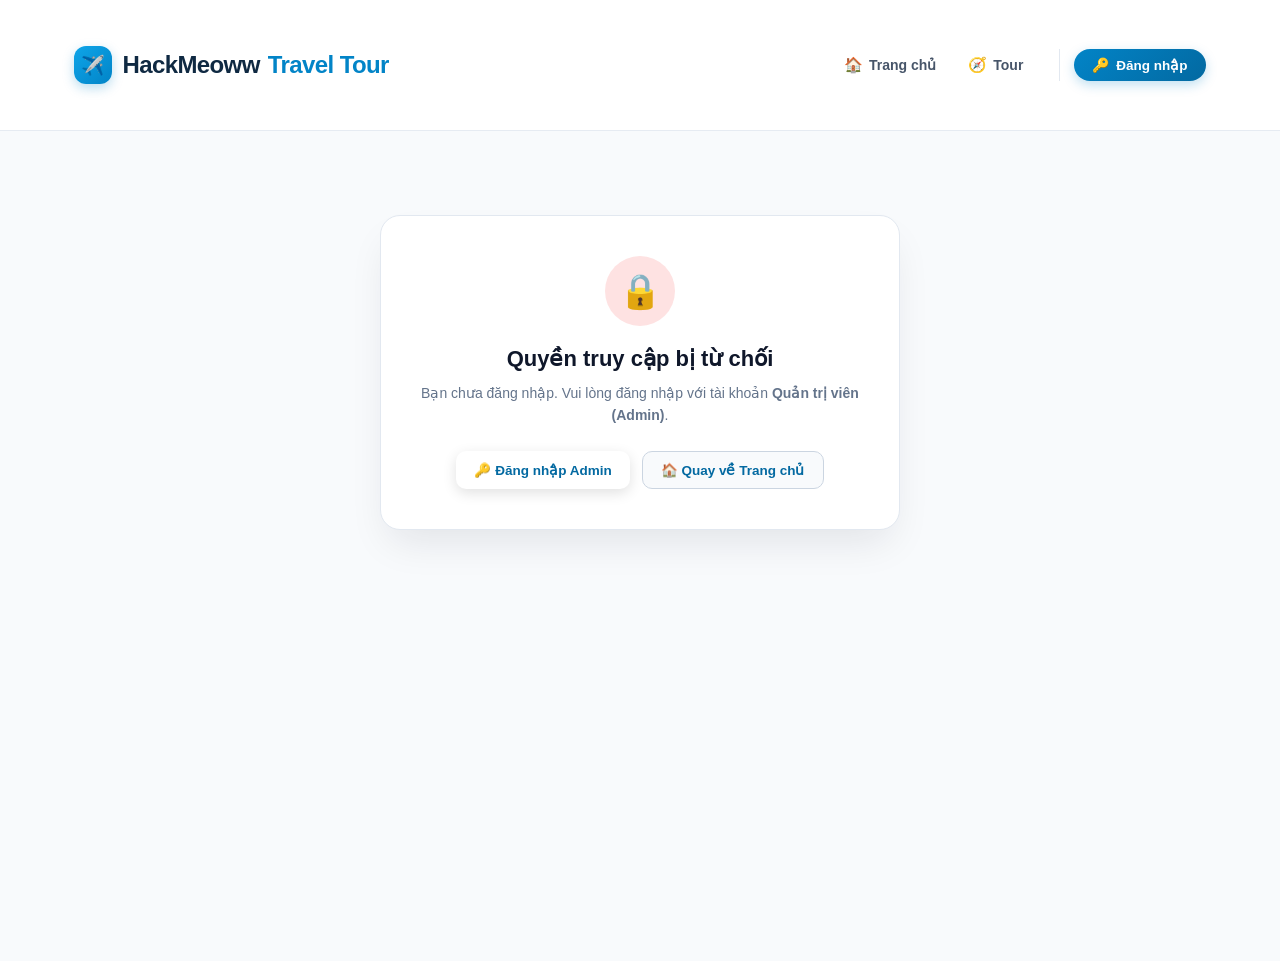
<file: pages/admin-users.html>
<!DOCTYPE html>
<html lang="vi">
<head>
    <meta charset="UTF-8">
    <meta name="viewport" content="width=device-width, initial-scale=1.0">
    <title>Quản lý Tài khoản & Phân quyền - HackMeoww - Travel Tour</title>
    <link rel="stylesheet" href="../css/style.css">
</head>

<body>
    <!-- Header đồng bộ tự động với navbar.js -->
    <header class="header header-admin">
        <div class="container container-admin navbar">
            <a href="../index.html" class="logo">HackMeoww - Travel Tour</a>

            <nav class="menu">
                <a href="../index.html" data-nav="home">Trang chủ</a>
                <a href="admin-tours.html" data-nav="admin-tours">Quản lý Tour</a>
                <a href="admin-bookings.html" data-nav="admin-bookings">Quản lý Booking</a>
                <a href="admin-users.html" data-nav="admin-users">Quản lý Tài khoản</a>
                <a href="admin.html" data-nav="admin">Dashboard</a>
            </nav>
        </div>
    </header>

    <main class="user-mgmt-page">
        <div class="container container-admin">

            <!-- MÀN HÌNH CHẶN QUYỀN TRUY CẬP (NẾU KHÔNG PHẢI ADMIN) -->
            <div id="accessDeniedSection" class="admin-denied-container" style="display: none;">
                <div class="admin-denied-icon">🔒</div>
                <h2>Quyền truy cập bị từ chối</h2>
                <p id="accessDeniedMessage">
                    Khu vực Quản trị Tài khoản & Phân quyền chỉ dành riêng cho <strong>Quản trị viên cấp cao (Admin)</strong>.
                    Vui lòng đăng nhập với tài khoản Admin để tiếp tục.
                </p>
                <div class="admin-denied-buttons">
                    <a href="login.html" class="btn-admin-hero btn-primary">
                        🔑 Đăng nhập Admin
                    </a>
                    <a href="../index.html" class="btn-admin-hero btn-ghost" style="color: #0369a1; border-color: #cbd5e1; background: #f8fafc;">
                        🏠 Quay về Trang chủ
                    </a>
                </div>
            </div>

            <!-- GIAO DIỆN QUẢN LÝ TÀI KHOẢN CHÍNH -->
            <div id="userMainSection" style="display: none;">

                <!-- HERO BANNER QUẢN TRỊ TÀI KHOẢN -->
                <div class="admin-hero-card" style="margin-bottom: 24px;">
                    <div class="admin-hero-left">
                        <div class="admin-role-badge-tag">
                            👥 HỆ THỐNG QUẢN TRỊ TÀI KHOẢN & PHÂN QUYỀN
                        </div>
                        <h1>Quản lý Tài khoản & Phân quyền</h1>
                        <p>Thêm mới người dùng, điều chỉnh thông tin cá nhân, cấp quyền (Admin, Nhân viên, Khách hàng) và quản trị tài khoản toàn hệ thống.</p>
                        <div class="admin-live-time">
                            <span>🕒</span>
                            <span id="liveClockText">Đang đồng bộ...</span>
                        </div>
                    </div>

                    <div class="admin-hero-actions">
                        <button type="button" class="btn-admin-hero btn-primary" id="btnOpenAddUserModal" onclick="openCreateUserModal()">
                            <span>➕</span>
                            <span>Thêm Tài Khoản</span>
                        </button>
                        <button type="button" class="btn-admin-hero btn-ghost" id="btnRefreshList" onclick="loadAllUsers()" title="Làm mới danh sách">
                            <span id="refreshIcon">🔄</span>
                            <span>Làm mới</span>
                        </button>
                        <a href="admin.html" class="btn-admin-hero btn-ghost">
                            <span>📊</span>
                            <span>Dashboard</span>
                        </a>
                        <a href="admin-tours.html" class="btn-admin-hero btn-ghost">
                            <span>🧭</span>
                            <span>Kho Tour</span>
                        </a>
                        <a href="admin-bookings.html" class="btn-admin-hero btn-ghost">
                            <span>📑</span>
                            <span>Booking</span>
                        </a>
                    </div>
                </div>

                <!-- 4 THẺ CHỈ SỐ KPI TÀI KHOẢN -->
                <div class="tour-stats-grid">
                    <div class="tour-stat-card">
                        <div class="tour-stat-icon" style="background: #e0f2fe; color: #0284c7;">👥</div>
                        <div class="tour-stat-info">
                            <div class="tour-stat-title">Tổng số Tài khoản</div>
                            <div class="tour-stat-val" id="statTotalUsers">--</div>
                        </div>
                    </div>

                    <div class="tour-stat-card">
                        <div class="tour-stat-icon" style="background: #f5f3ff; color: #7c3aed;">🛡️</div>
                        <div class="tour-stat-info">
                            <div class="tour-stat-title">Quản trị viên (Admin)</div>
                            <div class="tour-stat-val" id="statCountAdmin">--</div>
                        </div>
                    </div>

                    <div class="tour-stat-card">
                        <div class="tour-stat-icon" style="background: #e0f2fe; color: #0284c7;">👔</div>
                        <div class="tour-stat-info">
                            <div class="tour-stat-title">Nhân viên (Staff)</div>
                            <div class="tour-stat-val" id="statCountStaff">--</div>
                        </div>
                    </div>

                    <div class="tour-stat-card">
                        <div class="tour-stat-icon" style="background: #ecfdf5; color: #059669;">🧳</div>
                        <div class="tour-stat-info">
                            <div class="tour-stat-title">Khách hàng (Customer)</div>
                            <div class="tour-stat-val" id="statCountCustomer">--</div>
                        </div>
                    </div>
                </div>

                <!-- TABS BỘ LỌC VAI TRÒ NHANH KÈM SỐ ĐẾM -->
                <div class="quick-filter-tabs">
                    <button type="button" class="filter-tab-btn active" data-role="all">
                        <span>👥 Tất cả tài khoản</span>
                        <span class="tab-count" id="countRoleAll">0</span>
                    </button>
                    <button type="button" class="filter-tab-btn" data-role="Admin">
                        <span>🛡️ Quản trị viên (Admin)</span>
                        <span class="tab-count" id="countRoleAdmin" style="background: #ede9fe; color: #6d28d9;">0</span>
                    </button>
                    <button type="button" class="filter-tab-btn" data-role="Staff">
                        <span>👔 Nhân viên (Staff)</span>
                        <span class="tab-count" id="countRoleStaff" style="background: #e0f2fe; color: #0369a1;">0</span>
                    </button>
                    <button type="button" class="filter-tab-btn" data-role="Customer">
                        <span>🧳 Khách hàng (Customer)</span>
                        <span class="tab-count" id="countRoleCustomer" style="background: #dcfce7; color: #15803d;">0</span>
                    </button>
                </div>

                <!-- THANH TÌM KIẾM & BỘ LỌC -->
                <div class="booking-control-bar" style="margin-bottom: 20px;">
                    <!-- Ô tìm kiếm tức thì -->
                    <div class="search-input-group" style="flex: 2; min-width: 260px;">
                        <span class="search-icon">🔍</span>
                        <input
                            type="text"
                            id="userSearchInput"
                            placeholder="Tìm theo tên hiển thị, @username, email, SĐT, mã #US..."
                            autocomplete="off"
                        >
                    </div>

                    <!-- Sắp xếp -->
                    <div class="control-select-group" style="flex: 1.2; min-width: 170px;">
                        <span class="select-prefix-icon">🔃</span>
                        <select id="userSortSelect">
                            <option value="id-desc">Mới nhất (Mã giảm dần)</option>
                            <option value="id-asc">Cũ nhất (Mã tăng dần)</option>
                            <option value="name-asc">Tên hiển thị (A - Z)</option>
                            <option value="username-asc">Tên đăng nhập (A - Z)</option>
                        </select>
                    </div>

                    <!-- Nút đặt lại -->
                    <button type="button" class="btn-reset-filters" id="btnResetUserFilters" title="Đặt lại bộ lọc">
                        ✕ Đặt lại
                    </button>
                </div>

                <!-- BẢNG DỮ LIỆU TÀI KHOẢN SAAS -->
                <div class="admin-table-card">
                    <div class="admin-table-wrapper">
                        <table class="admin-table">
                            <thead>
                                <tr>
                                    <th style="width: 100px;">Mã TK</th>
                                    <th>Tài Khoản & Người Dùng</th>
                                    <th>Thông Tin Liên Hệ</th>
                                    <th style="width: 220px; text-align: center;">Vai Trò & Phân Quyền</th>
                                    <th style="width: 190px; text-align: center;">Hành Động</th>
                                </tr>
                            </thead>
                            <tbody id="userTableBody">
                                <tr>
                                    <td colspan="5" style="text-align: center; padding: 40px 0; color: #64748b;">
                                        <div class="invoice-spinner"></div>
                                        <p style="margin: 0;">Đang kết nối cơ sở dữ liệu và tải danh sách tài khoản...</p>
                                    </td>
                                </tr>
                            </tbody>
                        </table>
                    </div>
                </div>

                <!-- THỐNG KÊ CUỐI BẢNG -->
                <div style="display: flex; justify-content: space-between; align-items: center; padding: 14px 20px; background: #ffffff; border: 1px solid #e2e8f0; border-radius: 12px; margin-top: 16px; font-size: 13.5px; color: #64748b;">
                    <div>
                        Đang hiển thị <strong id="displayedUserCountText" style="color: #0f172a;">0</strong> trên tổng số <strong id="totalUserCountText" style="color: #0f172a;">0</strong> tài khoản
                    </div>
                    <div style="font-size: 12.5px; color: #94a3b8;">
                        💡 <em>Mẹo: Bạn có thể đổi quyền nhanh của tài khoản trực tiếp qua ô chọn vai trò ở cột "Vai Trò & Phân Quyền".</em>
                    </div>
                </div>

            </div>
        </div>
    </main>

    <!-- ==========================================================================
         MODAL FORM: THÊM MỚI HOẶC CHỈNH SỬA TÀI KHOẢN
         ========================================================================== -->
    <div id="userFormModal" class="booking-modal-overlay" style="display: none;">
        <div class="tour-modal-card" style="max-width: 680px;">
            <div class="booking-modal-header">
                <h3>
                    <span id="formModalTitleIcon">➕</span>
                    <span id="formModalTitleText">Thêm tài khoản người dùng mới</span>
                </h3>
                <button type="button" class="btn-action-sm btn-detail" onclick="closeUserFormModal()" style="font-size: 16px; padding: 4px 10px;">✕</button>
            </div>

            <form id="userForm" onsubmit="handleUserFormSubmit(event)" style="display: flex; flex-direction: column; flex: 1; min-height: 0; overflow: hidden; margin: 0;">
                <div class="tour-form-body" style="flex: 1; min-height: 0; overflow-y: auto;">
                    <!-- ID ẩn (0 = tạo mới, > 0 = sửa) -->
                    <input type="hidden" id="userIdInput" value="0">

                    <div class="tour-form-grid" style="margin-bottom: 16px;">
                        <!-- Tên đăng nhập -->
                        <div class="form-group">
                            <label for="userNameInput">
                                <span>👤 Tên đăng nhập (Username)</span>
                                <span class="req-star">*</span>
                            </label>
                            <input
                                type="text"
                                id="userNameInput"
                                class="form-input"
                                placeholder="Ví dụ: nguyenvanan"
                                required
                            >
                            <small id="userNameHelpText" style="font-size: 11px; color: #64748b; margin-top: 3px;">
                                Viết liền không dấu, dùng để đăng nhập vào hệ thống.
                            </small>
                        </div>

                        <!-- Mật khẩu -->
                        <div class="form-group">
                            <label for="userPasswordInput">
                                <span>🔑 Mật khẩu</span>
                                <span class="req-star" id="passwordReqStar">*</span>
                            </label>
                            <input
                                type="password"
                                id="userPasswordInput"
                                class="form-input"
                                placeholder="Nhập mật khẩu..."
                            >
                            <small id="passwordHelpText" style="font-size: 11px; color: #64748b; margin-top: 3px;">
                                Tối thiểu 6 ký tự.
                            </small>
                        </div>
                    </div>

                    <div class="tour-form-grid full-col" style="margin-bottom: 16px;">
                        <!-- Họ và tên -->
                        <div class="form-group">
                            <label for="userFullNameInput">
                                <span>🏷️ Họ và tên hiển thị</span>
                                <span class="req-star">*</span>
                            </label>
                            <input
                                type="text"
                                id="userFullNameInput"
                                class="form-input"
                                placeholder="Ví dụ: Nguyễn Văn An"
                                required
                            >
                        </div>
                    </div>

                    <div class="tour-form-grid" style="margin-bottom: 16px;">
                        <!-- Email -->
                        <div class="form-group">
                            <label for="userEmailInput">
                                <span>✉️ Địa chỉ Email</span>
                                <span class="req-star">*</span>
                            </label>
                            <input
                                type="email"
                                id="userEmailInput"
                                class="form-input"
                                placeholder="Ví dụ: an.nguyen@gmail.com"
                                required
                            >
                        </div>

                        <!-- Số điện thoại -->
                        <div class="form-group">
                            <label for="userPhoneInput">
                                <span>📞 Số điện thoại liên hệ</span>
                                <span class="req-star">*</span>
                            </label>
                            <input
                                type="tel"
                                id="userPhoneInput"
                                class="form-input"
                                placeholder="Ví dụ: 0912345678"
                                required
                            >
                        </div>
                    </div>

                    <!-- PHÂN QUYỀN VAI TRÒ (ROLE) -->
                    <div class="form-group" style="margin-bottom: 16px;">
                        <label>
                            <span>🛡️ Phân quyền vai trò tài khoản</span>
                            <span class="req-star">*</span>
                        </label>
                        <div class="role-cards-grid">
                            <!-- Quản trị viên (Admin) -->
                            <div class="role-card-item" id="roleCardAdmin" onclick="selectRole('Admin')">
                                <input type="radio" name="userRoleRadio" value="Admin" class="role-radio-hidden">
                                <div class="role-card-header">
                                    <span class="role-card-icon">🛡️</span>
                                    <span class="role-card-name" style="color: #6d28d9;">Admin</span>
                                </div>
                                <div class="role-card-desc">
                                    Toàn quyền truy cập Dashboard, quản lý Tour, duyệt Booking, quản lý tài khoản & phân quyền.
                                </div>
                            </div>

                            <!-- Nhân viên (Staff) -->
                            <div class="role-card-item" id="roleCardStaff" onclick="selectRole('Staff')">
                                <input type="radio" name="userRoleRadio" value="Staff" class="role-radio-hidden">
                                <div class="role-card-header">
                                    <span class="role-card-icon">👔</span>
                                    <span class="role-card-name" style="color: #0369a1;">Staff</span>
                                </div>
                                <div class="role-card-desc">
                                    Tiếp nhận và duyệt đơn booking, in hóa đơn, hoàn tiền và chăm sóc thông tin khách hàng.
                                </div>
                            </div>

                            <!-- Khách hàng (Customer) -->
                            <div class="role-card-item selected" id="roleCardCustomer" onclick="selectRole('Customer')">
                                <input type="radio" name="userRoleRadio" value="Customer" class="role-radio-hidden" checked>
                                <div class="role-card-header">
                                    <span class="role-card-icon">🧳</span>
                                    <span class="role-card-name" style="color: #047857;">Customer</span>
                                </div>
                                <div class="role-card-desc">
                                    Khách du lịch: Tìm kiếm tour, đặt vé trực tuyến, quản lý lịch sử đơn và in hóa đơn du lịch.
                                </div>
                            </div>
                        </div>
                    </div>

                    <!-- Địa chỉ -->
                    <div class="tour-form-grid full-col">
                        <div class="form-group">
                            <label for="userAddressInput">
                                <span>📍 Địa chỉ liên lạc (Tùy chọn)</span>
                            </label>
                            <input
                                type="text"
                                id="userAddressInput"
                                class="form-input"
                                placeholder="Ví dụ: 123 Phố Huế, Hoàn Kiếm, Hà Nội"
                            >
                        </div>
                    </div>
                </div>

                <div class="booking-modal-footer" style="flex-shrink: 0; background: #f8fafc; border-top: 1px solid #e2e8f0; padding: 14px 24px; display: flex; justify-content: flex-end; align-items: center; gap: 12px;">
                    <button type="button" class="btn-action-sm btn-detail" onclick="closeUserFormModal()" style="padding: 10px 18px; font-size: 13.5px;">
                        Hủy bỏ
                    </button>
                    <button type="submit" class="btn-action-sm btn-edit" id="btnSubmitUserForm" style="padding: 10px 22px; font-size: 13.5px; background: linear-gradient(135deg, #0284c7, #0369a1);">
                        <span id="submitUserBtnText">💾 Lưu Tài Khoản</span>
                    </button>
                </div>
            </form>
        </div>
    </div>

    <!-- ==========================================================================
         MODAL: XEM CHI TIẾT TÀI KHOẢN
         ========================================================================== -->
    <div id="userDetailModal" class="booking-modal-overlay" style="display: none;">
        <div class="booking-modal-card">
            <div class="booking-modal-header">
                <h3>
                    <span>👤 Chi tiết Tài khoản Người dùng</span>
                    <span id="detailModalUserCode" style="color: #0284c7; font-size: 16px;">#US-0000</span>
                </h3>
                <button type="button" class="btn-action-sm btn-detail" onclick="closeUserDetailModal()" style="font-size: 16px; padding: 4px 10px;">✕</button>
            </div>

            <div class="booking-modal-body" id="detailModalBody">
                <p>Đang tải thông tin chi tiết tài khoản...</p>
            </div>

            <div class="booking-modal-footer" id="detailModalFooter">
                <button type="button" class="btn-action-sm btn-detail" onclick="closeUserDetailModal()" style="padding: 9px 16px; font-size: 13px;">
                    Đóng
                </button>
            </div>
        </div>
    </div>

    <!-- TOAST NOTIFICATION CONTAINER -->
    <div class="admin-toast-container" id="adminToastContainer"></div>

    <!-- SCRIPTS CẦN THIẾT -->
    <script src="../js/api.js"></script>
    <script src="../js/navbar.js"></script>

    <script>
        /**
         * admin-users.js - Quản lý tài khoản, thêm, sửa, xóa và phân quyền vai trò
         */
        document.addEventListener("DOMContentLoaded", function () {
            const token = localStorage.getItem("token");
            const userData = localStorage.getItem("user");
            let currentUser = null;

            if (token && userData) {
                try {
                    currentUser = JSON.parse(userData);
                } catch (e) {
                    console.error("Lỗi parse user:", e);
                }
            }

            const accessDeniedSection = document.getElementById("accessDeniedSection");
            const accessDeniedMessage = document.getElementById("accessDeniedMessage");
            const userMainSection = document.getElementById("userMainSection");

            // ==========================================
            // 1. KIỂM SOÁT PHÂN QUYỀN (CHỈ DÀNH CHO ADMIN)
            // ==========================================
            if (!token || !currentUser) {
                accessDeniedSection.style.display = "block";
                userMainSection.style.display = "none";
                accessDeniedMessage.innerHTML = "Bạn chưa đăng nhập. Vui lòng đăng nhập với tài khoản <strong>Quản trị viên (Admin)</strong>.";
                return;
            }

            if (currentUser.role !== "Admin") {
                accessDeniedSection.style.display = "block";
                userMainSection.style.display = "none";
                accessDeniedMessage.innerHTML = `Tài khoản của bạn (<strong>${currentUser.userName || currentUser.name}</strong>) có vai trò là <strong>${currentUser.role || 'Khách hàng'}</strong>. Chức năng Quản lý Tài khoản & Phân quyền yêu cầu quyền <strong>Admin</strong> cao nhất.`;
                return;
            }

            // Hợp lệ -> Hiển thị trang quản lý chính
            accessDeniedSection.style.display = "none";
            userMainSection.style.display = "block";

            // Đồng hồ thời gian thực
            function updateClock() {
                const now = new Date();
                const clockEl = document.getElementById("liveClockText");
                if (clockEl) {
                    clockEl.textContent = now.toLocaleDateString("vi-VN", {
                        weekday: "long",
                        day: "2-digit",
                        month: "2-digit",
                        year: "numeric"
                    }) + " · " + now.toLocaleTimeString("vi-VN");
                }
            }
            updateClock();
            setInterval(updateClock, 1000);

            // ==========================================
            // 2. BIẾN TRẠNG THÁI VÀ TIỆN ÍCH
            // ==========================================
            let allUsers = [];
            let currentRoleFilter = "all";
            let currentSearchKeyword = "";
            let currentSortBy = "id-desc";
            let selectedRoleInModal = "Customer";

            function escapeHtml(text) {
                if (!text) return "";
                return String(text)
                    .replace(/&/g, "&amp;")
                    .replace(/</g, "&lt;")
                    .replace(/>/g, "&gt;")
                    .replace(/"/g, "&quot;")
                    .replace(/'/g, "&#039;");
            }

            // Toast notification
            window.showToast = function (message, type = "success") {
                const container = document.getElementById("adminToastContainer");
                if (!container) return;

                const toast = document.createElement("div");
                toast.className = `admin-toast toast-${type}`;
                let icon = "✅";
                if (type === "error") icon = "❌";
                if (type === "info") icon = "ℹ️";

                toast.innerHTML = `
                    <span style="font-size: 18px;">${icon}</span>
                    <span style="flex: 1;">${escapeHtml(message)}</span>
                `;

                container.appendChild(toast);

                setTimeout(() => {
                    toast.style.transition = "opacity 0.3s ease, transform 0.3s ease";
                    toast.style.opacity = "0";
                    toast.style.transform = "translateX(40px)";
                    setTimeout(() => toast.remove(), 300);
                }, 3500);
            };

            // Chọn vai trò trong Modal
            window.selectRole = function (role) {
                selectedRoleInModal = role;
                document.querySelectorAll(".role-card-item").forEach(card => card.classList.remove("selected"));

                const targetCard = document.getElementById(`roleCard${role}`);
                if (targetCard) targetCard.classList.add("selected");

                const radio = targetCard ? targetCard.querySelector("input[type=radio]") : null;
                if (radio) radio.checked = true;
            };

            // ==========================================
            // 3. TẢI DỮ LIỆU TÀI KHOẢN TỪ API
            // ==========================================
            window.loadAllUsers = async function () {
                const tbody = document.getElementById("userTableBody");
                const refreshIcon = document.getElementById("refreshIcon");

                if (refreshIcon) refreshIcon.style.animation = "invoiceSpin 0.8s linear infinite";

                try {
                    const res = await fetch(`${API_BASE_URL}/User`, {
                        headers: {
                            "Authorization": `Bearer ${token}`
                        }
                    });

                    if (!res.ok) {
                        throw new Error(`HTTP ${res.status}: Không thể tải danh sách tài khoản.`);
                    }

                    allUsers = await res.json();
                    if (!Array.isArray(allUsers)) allUsers = [];

                    // Cập nhật các thống kê KPI & Tab counts
                    updateUserStats();

                    // Áp dụng bộ lọc và render
                    applyFilterAndRender();

                } catch (err) {
                    console.error("Lỗi tải users:", err);
                    tbody.innerHTML = `
                        <tr>
                            <td colspan="5" style="text-align: center; padding: 40px 0; color: #dc2626;">
                                <div style="font-size: 32px; margin-bottom: 8px;">⚠️</div>
                                <strong style="font-size: 15px;">Không thể tải dữ liệu danh sách tài khoản!</strong>
                                <p style="color: #64748b; font-size: 13px; margin: 6px 0 14px;">${escapeHtml(err.message)}</p>
                                <button type="button" class="btn-action-sm btn-edit" onclick="loadAllUsers()" style="padding: 7px 16px;">
                                    🔄 Thử lại
                                </button>
                            </td>
                        </tr>
                    `;
                } finally {
                    if (refreshIcon) refreshIcon.style.animation = "";
                }
            };

            // Cập nhật 4 thẻ KPI & Tab counter
            function updateUserStats() {
                const total = allUsers.length;
                let countAdmin = 0;
                let countStaff = 0;
                let countCustomer = 0;

                allUsers.forEach(u => {
                    const r = (u.role || "").toLowerCase();
                    if (r === "admin") countAdmin++;
                    else if (r === "staff") countStaff++;
                    else countCustomer++;
                });

                document.getElementById("statTotalUsers").textContent = total.toLocaleString("vi-VN");
                document.getElementById("statCountAdmin").textContent = countAdmin.toLocaleString("vi-VN");
                document.getElementById("statCountStaff").textContent = countStaff.toLocaleString("vi-VN");
                document.getElementById("statCountCustomer").textContent = countCustomer.toLocaleString("vi-VN");

                document.getElementById("countRoleAll").textContent = total;
                document.getElementById("countRoleAdmin").textContent = countAdmin;
                document.getElementById("countRoleStaff").textContent = countStaff;
                document.getElementById("countRoleCustomer").textContent = countCustomer;

                document.getElementById("totalUserCountText").textContent = total;
            }

            // ==========================================
            // 4. LỌC, SẮP XẾP & RENDER BẢNG TÀI KHOẢN
            // ==========================================
            function applyFilterAndRender() {
                let list = [...allUsers];

                // 1. Lọc theo tab vai trò
                if (currentRoleFilter !== "all") {
                    list = list.filter(u => (u.role || "").toLowerCase() === currentRoleFilter.toLowerCase());
                }

                // 2. Tìm kiếm theo từ khóa
                if (currentSearchKeyword.trim() !== "") {
                    const kw = currentSearchKeyword.trim().toLowerCase();
                    list = list.filter(u => {
                        const idStr = String(u.userId);
                        const username = (u.userName || "").toLowerCase();
                        const fullname = (u.fullName || "").toLowerCase();
                        const email = (u.email || "").toLowerCase();
                        const phone = (u.phone || "").toLowerCase();
                        return idStr.includes(kw) || username.includes(kw) || fullname.includes(kw) || email.includes(kw) || phone.includes(kw);
                    });
                }

                // 3. Sắp xếp
                list.sort((a, b) => {
                    switch (currentSortBy) {
                        case "id-desc":
                            return Number(b.userId) - Number(a.userId);
                        case "id-asc":
                            return Number(a.userId) - Number(b.userId);
                        case "name-asc":
                            return (a.fullName || "").localeCompare(b.fullName || "", "vi");
                        case "username-asc":
                            return (a.userName || "").localeCompare(b.userName || "", "vi");
                        default:
                            return Number(b.userId) - Number(a.userId);
                    }
                });

                renderUserTable(list);
            }

            function renderUserTable(list) {
                const tbody = document.getElementById("userTableBody");
                const countText = document.getElementById("displayedUserCountText");
                if (countText) countText.textContent = list.length;

                if (!tbody) return;

                if (list.length === 0) {
                    tbody.innerHTML = `
                        <tr>
                            <td colspan="5" style="text-align: center; padding: 48px 0; color: #64748b;">
                                <div style="font-size: 36px; margin-bottom: 8px;">🔍</div>
                                <strong style="font-size: 15px; color: #0f172a;">Không tìm thấy tài khoản người dùng nào!</strong>
                                <p style="font-size: 13px; margin: 4px 0 16px;">Vui lòng thử tìm từ khóa khác hoặc bấm nút đặt lại bộ lọc.</p>
                                <button type="button" class="btn-action-sm btn-detail" onclick="document.getElementById('btnResetUserFilters').click()">
                                    ✕ Đặt lại bộ lọc
                                </button>
                            </td>
                        </tr>
                    `;
                    return;
                }

                let html = "";
                list.forEach(user => {
                    const uid = user.userId;
                    const code = `#US-${String(uid).padStart(4, "0")}`;
                    const rawName = user.fullName || user.userName || "Người dùng";
                    const initial = rawName.charAt(0).toUpperCase();
                    const username = user.userName || "";
                    const email = user.email || "Chưa cập nhật";
                    const phone = user.phone || "Chưa cập nhật";
                    const address = user.address || "";
                    const role = user.role || "Customer";

                    // Avatar & Role class
                    let avatarClass = "avatar-customer";
                    let roleBadgeClass = "role-customer";
                    let roleIcon = "🧳";
                    let roleText = "Customer";

                    if (role === "Admin") {
                        avatarClass = "avatar-admin";
                        roleBadgeClass = "role-admin";
                        roleIcon = "🛡️";
                        roleText = "Admin";
                    } else if (role === "Staff") {
                        avatarClass = "avatar-staff";
                        roleBadgeClass = "role-staff";
                        roleIcon = "👔";
                        roleText = "Staff";
                    }

                    // Không cho phép xóa hoặc hạ quyền tài khoản admin gốc
                    const isRootAdmin = username.toLowerCase() === "admin";
                    const isSelf = currentUser && currentUser.userId === uid;

                    html += `
                        <tr>
                            <td style="font-weight: 800; color: #0284c7; white-space: nowrap;">
                                ${code}
                            </td>
                            <td>
                                <div class="user-cell">
                                    <div class="user-avatar-circle ${avatarClass}">
                                        ${initial}
                                    </div>
                                    <div class="user-info-text">
                                        <strong>${escapeHtml(rawName)}</strong>
                                        <small>@${escapeHtml(username)} ${isSelf ? '<span style="color: #0284c7; font-weight: 700;">(Bạn)</span>' : ''}</small>
                                    </div>
                                </div>
                            </td>
                            <td style="font-size: 13px; color: #334155;">
                                <div style="display: flex; align-items: center; gap: 6px; margin-bottom: 3px;">
                                    <span>✉️</span>
                                    <span>${escapeHtml(email)}</span>
                                </div>
                                <div style="display: flex; align-items: center; gap: 6px; color: #64748b; font-size: 12.5px;">
                                    <span>📞</span>
                                    <span>${escapeHtml(phone)}</span>
                                    ${address ? `<span title="Địa chỉ: ${escapeHtml(address)}" style="cursor: help;">📍</span>` : ''}
                                </div>
                            </td>
                            <td style="text-align: center;">
                                <div style="display: flex; flex-direction: column; align-items: center; gap: 6px;">
                                    <span class="badge-role ${roleBadgeClass}">
                                        <span>${roleIcon}</span>
                                        <span>${roleText}</span>
                                    </span>
                                    ${isRootAdmin ? `
                                        <small style="font-size: 11px; color: #6d28d9; font-weight: 700;">Quản trị viên tối cao</small>
                                    ` : `
                                        <div style="display: flex; align-items: center; gap: 4px;">
                                            <select
                                                class="role-select-inline"
                                                onchange="quickChangeRole(${uid}, this.value, '${escapeHtml(username)}')"
                                                title="Phân quyền nhanh vai trò"
                                            >
                                                <option value="Customer" ${role === 'Customer' ? 'selected' : ''}>🧳 Customer</option>
                                                <option value="Staff" ${role === 'Staff' ? 'selected' : ''}>👔 Staff</option>
                                                <option value="Admin" ${role === 'Admin' ? 'selected' : ''}>🛡️ Admin</option>
                                            </select>
                                        </div>
                                    `}
                                </div>
                            </td>
                            <td style="text-align: center; white-space: nowrap;">
                                <div style="display: inline-flex; gap: 5px; justify-content: center;">
                                    <button type="button" class="btn-action-sm btn-view" onclick="showUserDetail(${uid})" title="Xem chi tiết tài khoản">
                                        👁️ Xem
                                    </button>
                                    <button type="button" class="btn-action-sm btn-edit" onclick="openEditUserModal(${uid})" title="Chỉnh sửa thông tin tài khoản">
                                        ✏️ Sửa
                                    </button>
                                    ${isRootAdmin ? `
                                        <button type="button" class="btn-action-sm btn-detail" disabled title="Tài khoản admin gốc không được phép xóa" style="opacity: 0.4; cursor: not-allowed;">
                                            🔒 Khóa
                                        </button>
                                    ` : `
                                        <button type="button" class="btn-action-sm btn-delete" onclick="deleteUserAction(${uid})" title="Xóa tài khoản">
                                            🗑️ Xóa
                                        </button>
                                    `}
                                </div>
                            </td>
                        </tr>
                    `;
                });

                tbody.innerHTML = html;
            }

            // ==========================================
            // 5. PHÂN QUYỀN NHANH VAI TRÒ (QUICK ROLE CHANGE)
            // ==========================================
            window.quickChangeRole = async function (userId, newRole, username) {
                const confirmMsg = `Bạn có chắc chắn muốn PHÂN QUYỀN cho tài khoản @${username} sang vai trò "${newRole}" không?`;
                if (!confirm(confirmMsg)) {
                    // Nếu bấm Hủy, hoàn tác lại select về giá trị cũ
                    applyFilterAndRender();
                    return;
                }

                try {
                    const response = await fetch(`${API_BASE_URL}/User/${userId}/role`, {
                        method: "PUT",
                        headers: {
                            "Content-Type": "application/json; charset=utf-8",
                            "Authorization": `Bearer ${token}`
                        },
                        body: JSON.stringify({ role: newRole })
                    });

                    if (!response.ok) {
                        let errMsg = "Không thể phân quyền tài khoản";
                        try {
                            const errData = await response.json();
                            if (errData && errData.message) errMsg = errData.message;
                        } catch (_) {}
                        throw new Error(errMsg);
                    }

                    showToast(`Đã phân quyền thành công tài khoản @${username} thành "${newRole}"!`, "success");

                    // Tải lại dữ liệu mới nhất
                    await loadAllUsers();

                } catch (err) {
                    console.error("Lỗi phân quyền:", err);
                    alert(`❌ Lỗi phân quyền: ${err.message}`);
                    applyFilterAndRender();
                }
            };

            // ==========================================
            // 6. THÊM & SỬA TÀI KHOẢN (MODAL & API CALLS)
            // ==========================================

            // Mở modal thêm tài khoản mới
            window.openCreateUserModal = function () {
                const modal = document.getElementById("userFormModal");
                const form = document.getElementById("userForm");
                if (!modal || !form) return;

                form.reset();
                document.getElementById("userIdInput").value = "0";
                document.getElementById("formModalTitleIcon").textContent = "➕";
                document.getElementById("formModalTitleText").textContent = "Thêm tài khoản người dùng mới";
                document.getElementById("submitUserBtnText").textContent = "💾 Tạo Tài Khoản";

                // Mật khẩu là bắt buộc khi tạo mới
                document.getElementById("userPasswordInput").required = true;
                document.getElementById("passwordReqStar").style.display = "inline";
                document.getElementById("passwordHelpText").textContent = "Mật khẩu đăng nhập lần đầu (tối thiểu 6 ký tự).";

                // Cho phép nhập tên đăng nhập
                const usernameInput = document.getElementById("userNameInput");
                usernameInput.readOnly = false;
                usernameInput.style.backgroundColor = "#ffffff";
                document.getElementById("userNameHelpText").textContent = "Viết liền không dấu, dùng để đăng nhập vào hệ thống.";

                // Mặc định chọn Customer
                selectRole("Customer");

                modal.style.display = "flex";
                document.body.classList.add("invoice-modal-open");
                usernameInput.focus();
            };

            // Mở modal sửa thông tin tài khoản
            window.openEditUserModal = function (userId) {
                const user = allUsers.find(u => Number(u.userId) === Number(userId));
                if (!user) {
                    showToast("Không tìm thấy thông tin tài khoản cần sửa!", "error");
                    return;
                }

                const modal = document.getElementById("userFormModal");
                if (!modal) return;

                document.getElementById("userIdInput").value = user.userId;
                document.getElementById("formModalTitleIcon").textContent = "✏️";
                document.getElementById("formModalTitleText").textContent = `Chỉnh sửa tài khoản @${user.userName}`;
                document.getElementById("submitUserBtnText").textContent = "💾 Cập Nhật Tài Khoản";

                // Tên đăng nhập
                const usernameInput = document.getElementById("userNameInput");
                usernameInput.value = user.userName || "";
                if (user.userName.toLowerCase() === "admin") {
                    usernameInput.readOnly = true;
                    usernameInput.style.backgroundColor = "#f1f5f9";
                    document.getElementById("userNameHelpText").textContent = "Tài khoản quản trị viên gốc không thể đổi username.";
                } else {
                    usernameInput.readOnly = false;
                    usernameInput.style.backgroundColor = "#ffffff";
                    document.getElementById("userNameHelpText").textContent = "Có thể đổi username mới nếu chưa có ai sử dụng.";
                }

                // Mật khẩu không bắt buộc khi sửa
                const passwordInput = document.getElementById("userPasswordInput");
                passwordInput.value = "";
                passwordInput.required = false;
                document.getElementById("passwordReqStar").style.display = "none";
                document.getElementById("passwordHelpText").textContent = "Để trống nếu bạn muốn giữ nguyên mật khẩu cũ.";

                // Các thông tin khác
                document.getElementById("userFullNameInput").value = user.fullName || "";
                document.getElementById("userEmailInput").value = user.email || "";
                document.getElementById("userPhoneInput").value = user.phone || "";
                document.getElementById("userAddressInput").value = user.address || "";

                // Chọn vai trò
                selectRole(user.role || "Customer");

                modal.style.display = "flex";
                document.body.classList.add("invoice-modal-open");
                document.getElementById("userFullNameInput").focus();
            };

            // Đóng modal Thêm / Sửa
            window.closeUserFormModal = function () {
                const modal = document.getElementById("userFormModal");
                if (modal) modal.style.display = "none";
                document.body.classList.remove("invoice-modal-open");
            };

            // Submit Form
            window.handleUserFormSubmit = async function (e) {
                e.preventDefault();

                const userId = Number(document.getElementById("userIdInput").value) || 0;
                const isNew = userId === 0;

                const userName = document.getElementById("userNameInput").value.trim();
                const passWord = document.getElementById("userPasswordInput").value.trim();
                const fullName = document.getElementById("userFullNameInput").value.trim();
                const email = document.getElementById("userEmailInput").value.trim();
                const phone = document.getElementById("userPhoneInput").value.trim();
                const address = document.getElementById("userAddressInput").value.trim();
                const role = selectedRoleInModal || "Customer";

                if (!userName) {
                    alert("Vui lòng nhập tên đăng nhập!");
                    return;
                }
                if (isNew && !passWord) {
                    alert("Vui lòng nhập mật khẩu cho tài khoản mới!");
                    return;
                }
                if (!fullName) {
                    alert("Vui lòng nhập họ và tên hiển thị!");
                    return;
                }
                if (!email) {
                    alert("Vui lòng nhập địa chỉ email!");
                    return;
                }
                if (!phone) {
                    alert("Vui lòng nhập số điện thoại!");
                    return;
                }

                const payload = {
                    userName,
                    fullName,
                    email,
                    phone,
                    role,
                    address
                };

                if (passWord) {
                    payload.passWord = passWord;
                }

                if (!isNew) {
                    payload.userId = userId;
                }

                const btnSubmit = document.getElementById("btnSubmitUserForm");
                const submitText = document.getElementById("submitUserBtnText");
                const originalText = submitText.textContent;

                btnSubmit.disabled = true;
                submitText.textContent = "⏳ Đang lưu dữ liệu...";

                try {
                    const url = isNew ? `${API_BASE_URL}/User` : `${API_BASE_URL}/User/${userId}`;
                    const method = isNew ? "POST" : "PUT";

                    const response = await fetch(url, {
                        method: method,
                        headers: {
                            "Content-Type": "application/json; charset=utf-8",
                            "Authorization": `Bearer ${token}`
                        },
                        body: JSON.stringify(payload)
                    });

                    if (!response.ok) {
                        let errMsg = "Thao tác không thành công";
                        try {
                            const errData = await response.json();
                            if (errData && errData.message) errMsg = errData.message;
                        } catch (_) {}
                        throw new Error(errMsg);
                    }

                    if (isNew) {
                        const created = await response.json();
                        showToast(`Tạo tài khoản @${userName} thành công với quyền ${role}!`, "success");
                    } else {
                        showToast(`Cập nhật thông tin tài khoản @${userName} thành công!`, "success");
                    }

                    closeUserFormModal();

                    // Tải lại dữ liệu mới nhất
                    await loadAllUsers();

                } catch (err) {
                    console.error("Lỗi lưu tài khoản:", err);
                    alert(`❌ Lỗi: ${err.message}`);
                } finally {
                    btnSubmit.disabled = false;
                    submitText.textContent = originalText;
                }
            };

            // ==========================================
            // 7. XÓA TÀI KHOẢN (DELETE USER)
            // ==========================================
            window.deleteUserAction = async function (userId) {
                const user = allUsers.find(u => Number(u.userId) === Number(userId));
                const username = user ? user.userName : `#${userId}`;
                const fullname = user ? user.fullName : "";

                if (user && user.userName.toLowerCase() === "admin") {
                    alert("⚠️ Đây là tài khoản Quản trị viên tối cao (admin), không được phép xóa khỏi hệ thống!");
                    return;
                }

                const confirmMsg = `Bạn có chắc chắn muốn XÓA tài khoản sau đây không?\n\n- Tên đăng nhập: @${username}\n- Họ và tên: ${fullname}\n- Vai trò: ${user ? user.role : ''}\n\n⚠️ Lưu ý: Thao tác này sẽ xóa quyền đăng nhập của người dùng!`;
                if (!confirm(confirmMsg)) {
                    return;
                }

                try {
                    const response = await fetch(`${API_BASE_URL}/User/${userId}`, {
                        method: "DELETE",
                        headers: {
                            "Authorization": `Bearer ${token}`
                        }
                    });

                    if (!response.ok) {
                        let errMsg = "Không thể xóa tài khoản này";
                        try {
                            const errData = await response.json();
                            if (errData && errData.message) errMsg = errData.message;
                        } catch (_) {}
                        throw new Error(errMsg);
                    }

                    showToast(`Đã xóa thành công tài khoản @${username}!`, "success");

                    // Tải lại danh sách
                    await loadAllUsers();

                } catch (err) {
                    console.error("Lỗi xóa user:", err);
                    alert(`❌ Lỗi khi xóa: ${err.message}`);
                }
            };

            // ==========================================
            // 8. XEM CHI TIẾT TÀI KHOẢN (MODAL)
            // ==========================================
            window.showUserDetail = function (userId) {
                const user = allUsers.find(u => Number(u.userId) === Number(userId));
                if (!user) return;

                const modal = document.getElementById("userDetailModal");
                const codeEl = document.getElementById("detailModalUserCode");
                const bodyEl = document.getElementById("detailModalBody");
                const footerEl = document.getElementById("detailModalFooter");

                codeEl.textContent = `#US-${String(user.userId).padStart(4, "0")}`;

                let avatarClass = "avatar-customer";
                let roleIcon = "🧳";
                let roleBadgeClass = "role-customer";
                let roleText = "Customer (Khách hàng)";

                if (user.role === "Admin") {
                    avatarClass = "avatar-admin";
                    roleIcon = "🛡️";
                    roleBadgeClass = "role-admin";
                    roleText = "Admin (Quản trị viên)";
                } else if (user.role === "Staff") {
                    avatarClass = "avatar-staff";
                    roleIcon = "👔";
                    roleBadgeClass = "role-staff";
                    roleText = "Staff (Nhân viên)";
                }

                bodyEl.innerHTML = `
                    <div style="display: flex; align-items: center; gap: 16px; margin-bottom: 24px; padding-bottom: 20px; border-bottom: 1px solid #e2e8f0;">
                        <div class="user-avatar-circle ${avatarClass}" style="width: 58px; height: 58px; font-size: 24px;">
                            ${(user.fullName || user.userName || "U").charAt(0).toUpperCase()}
                        </div>
                        <div>
                            <h2 style="font-size: 20px; font-weight: 800; color: #0f172a; margin: 0 0 4px;">
                                ${escapeHtml(user.fullName || user.userName)}
                            </h2>
                            <div style="font-size: 13.5px; color: #64748b; font-family: monospace;">
                                @${escapeHtml(user.userName)}
                            </div>
                        </div>
                    </div>

                    <div style="display: grid; grid-template-columns: repeat(auto-fit, minmax(200px, 1fr)); gap: 14px; margin-bottom: 20px;">
                        <div style="background: #f8fafc; padding: 14px; border-radius: 12px; border: 1px solid #e2e8f0;">
                            <div style="font-size: 11px; font-weight: 800; color: #64748b; text-transform: uppercase;">Vai trò & Thẩm quyền</div>
                            <div style="margin-top: 6px;">
                                <span class="badge-role ${roleBadgeClass}">
                                    <span>${roleIcon}</span>
                                    <span>${escapeHtml(user.role || 'Customer')}</span>
                                </span>
                            </div>
                        </div>

                        <div style="background: #f8fafc; padding: 14px; border-radius: 12px; border: 1px solid #e2e8f0;">
                            <div style="font-size: 11px; font-weight: 800; color: #64748b; text-transform: uppercase;">Số điện thoại</div>
                            <div style="font-size: 15px; font-weight: 700; color: #0f172a; margin-top: 6px;">
                                📞 ${escapeHtml(user.phone || 'Chưa cập nhật')}
                            </div>
                        </div>

                        <div style="background: #f8fafc; padding: 14px; border-radius: 12px; border: 1px solid #e2e8f0;">
                            <div style="font-size: 11px; font-weight: 800; color: #64748b; text-transform: uppercase;">Địa chỉ Email</div>
                            <div style="font-size: 14px; font-weight: 700; color: #0284c7; margin-top: 6px; word-break: break-all;">
                                ✉️ ${escapeHtml(user.email || 'Chưa cập nhật')}
                            </div>
                        </div>

                        <div style="background: #f8fafc; padding: 14px; border-radius: 12px; border: 1px solid #e2e8f0;">
                            <div style="font-size: 11px; font-weight: 800; color: #64748b; text-transform: uppercase;">Địa chỉ liên lạc</div>
                            <div style="font-size: 14px; font-weight: 600; color: #334155; margin-top: 6px;">
                                📍 ${escapeHtml(user.address || 'Chưa cập nhật địa chỉ')}
                            </div>
                        </div>
                    </div>

                    <div style="background: #f0fdf4; border: 1px solid #bbf7d0; border-radius: 12px; padding: 14px 18px;">
                        <div style="font-size: 12px; font-weight: 800; color: #166534; text-transform: uppercase; margin-bottom: 4px;">
                            Quyền hạn theo vai trò
                        </div>
                        <div style="font-size: 13.5px; color: #15803d; line-height: 1.5;">
                            ${user.role === 'Admin' 
                                ? '🛡️ <strong>Toàn quyền quản trị:</strong> Được phép truy cập Dashboard, quản lý và duyệt booking, thêm/sửa/xóa tour, quản lý tài khoản và phân quyền cho người dùng.' 
                                : user.role === 'Staff' 
                                    ? '👔 <strong>Nhân viên vận hành:</strong> Được phép truy cập trang quản lý đơn booking, duyệt đơn, in hóa đơn và xử lý hoàn tiền.' 
                                    : '🧳 <strong>Khách hàng thông thường:</strong> Được phép tìm kiếm tour, đặt chỗ, thanh toán, xem danh sách đơn đã đặt và in hóa đơn cá nhân.'}
                        </div>
                    </div>
                `;

                footerEl.innerHTML = `
                    <button type="button" class="btn-action-sm btn-edit" onclick="closeUserDetailModal(); openEditUserModal(${user.userId});" style="padding: 9px 16px; font-size: 13px;">
                        ✏️ Sửa tài khoản này
                    </button>
                    <button type="button" class="btn-action-sm btn-detail" onclick="closeUserDetailModal()" style="padding: 9px 16px; font-size: 13px;">
                        Đóng
                    </button>
                `;

                modal.style.display = "flex";
                document.body.classList.add("invoice-modal-open");
            };

            window.closeUserDetailModal = function () {
                const modal = document.getElementById("userDetailModal");
                if (modal) modal.style.display = "none";
                document.body.classList.remove("invoice-modal-open");
            };

            // ==========================================
            // 9. SỰ KIỆN TÌM KIẾM & BỘ LỌC
            // ==========================================

            // Tabs lọc theo vai trò
            document.querySelectorAll(".quick-filter-tabs .filter-tab-btn").forEach(btn => {
                btn.addEventListener("click", function () {
                    document.querySelectorAll(".quick-filter-tabs .filter-tab-btn").forEach(b => b.classList.remove("active"));
                    this.classList.add("active");
                    currentRoleFilter = this.getAttribute("data-role") || "all";
                    applyFilterAndRender();
                });
            });

            // Tìm kiếm real-time
            const searchInput = document.getElementById("userSearchInput");
            if (searchInput) {
                let debounceTimer = null;
                searchInput.addEventListener("input", function () {
                    clearTimeout(debounceTimer);
                    debounceTimer = setTimeout(() => {
                        currentSearchKeyword = this.value;
                        applyFilterAndRender();
                    }, 250);
                });
            }

            // Sắp xếp
            const sortSelect = document.getElementById("userSortSelect");
            if (sortSelect) {
                sortSelect.addEventListener("change", function () {
                    currentSortBy = this.value;
                    applyFilterAndRender();
                });
            }

            // Nút đặt lại bộ lọc
            const btnReset = document.getElementById("btnResetUserFilters");
            if (btnReset) {
                btnReset.addEventListener("click", function () {
                    if (searchInput) searchInput.value = "";
                    if (sortSelect) sortSelect.value = "id-desc";

                    currentSearchKeyword = "";
                    currentRoleFilter = "all";
                    currentSortBy = "id-desc";

                    document.querySelectorAll(".quick-filter-tabs .filter-tab-btn").forEach(b => {
                        b.classList.remove("active");
                        if (b.getAttribute("data-role") === "all") b.classList.add("active");
                    });

                    applyFilterAndRender();
                });
            }

            // Đóng modal khi bấm ra vùng mờ overlay ngoài
            document.querySelectorAll(".booking-modal-overlay").forEach(overlay => {
                overlay.addEventListener("click", function (e) {
                    if (e.target === overlay) {
                        closeUserFormModal();
                        closeUserDetailModal();
                    }
                });
            });

            // Tải dữ liệu ban đầu
            loadAllUsers();
        });
    </script>
</body>
</html>
</file>
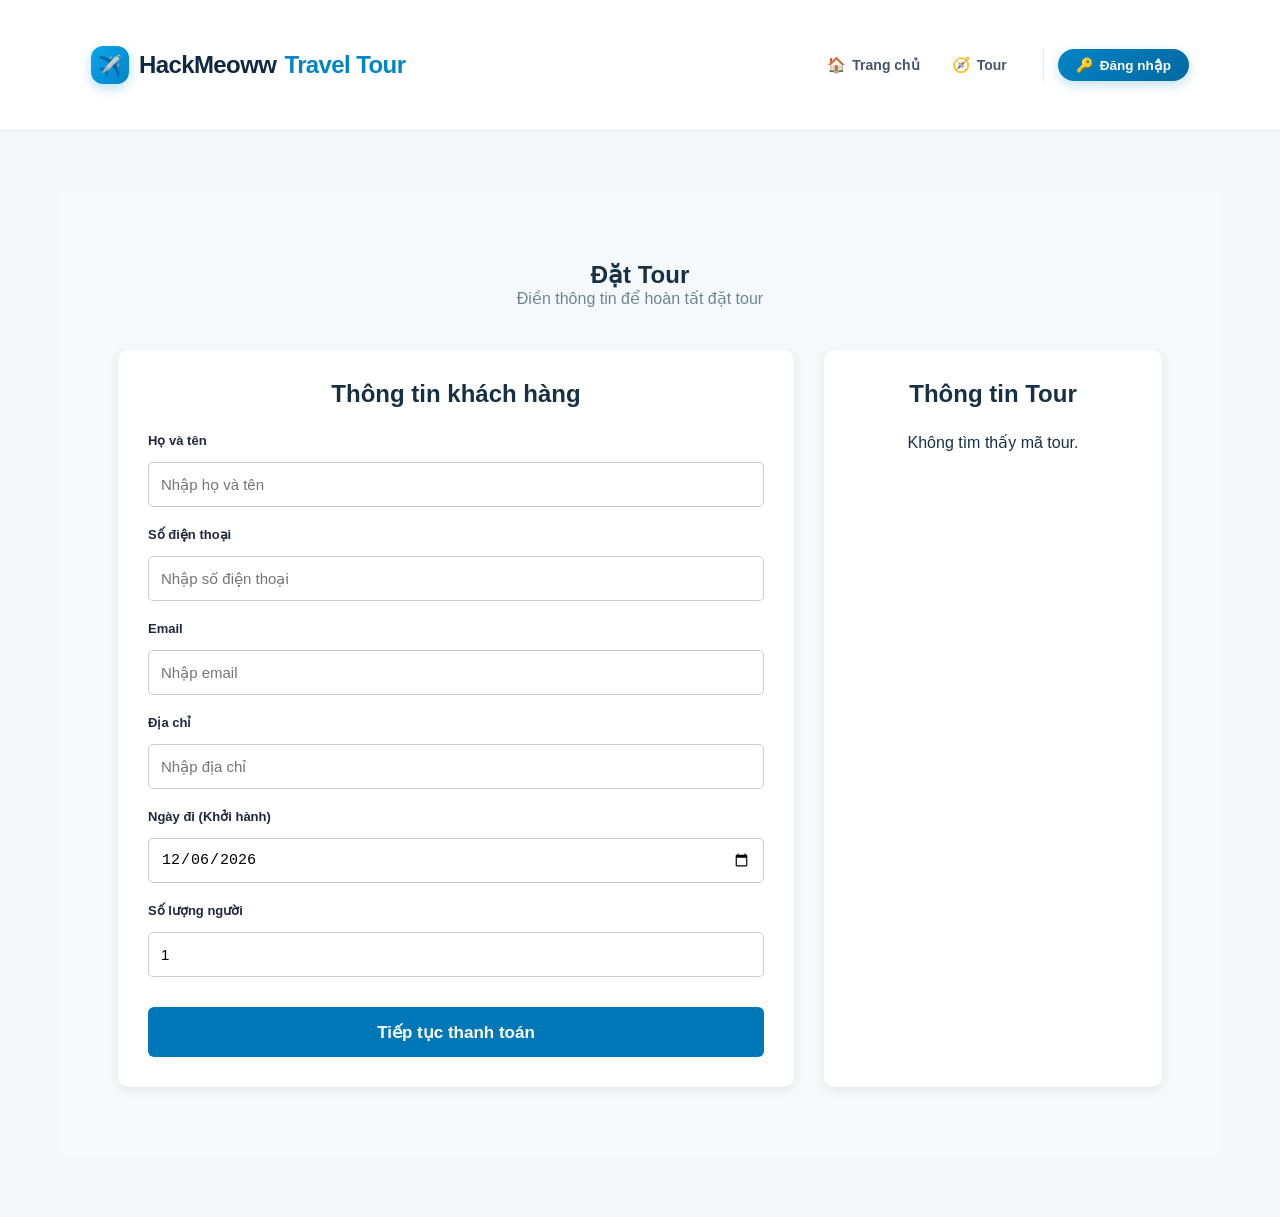
<file: pages/booking.html>
<!DOCTYPE html>
<html lang="vi">

<head>
    <meta charset="UTF-8">
    <meta name="viewport" content="width=device-width, initial-scale=1.0">

    <title>Đặt Tour - HackMeoww - Travel Tour</title>

    <link rel="stylesheet" href="../css/style.css">
</head>

<body>

    <!-- Header -->
    <header class="header">
        <div class="container navbar">
            <a href="../index.html" class="logo">HackMeoww - Travel Tour</a>

            <nav class="menu">
                <a href="../index.html" data-nav="home">Trang chủ</a>
                <a href="tours.html" data-nav="tours">Tour</a>
                <a href="login.html" data-nav="login" id="loginLink">Đăng nhập</a>
            </nav>
        </div>
    </header>


    <!-- Đặt tour -->
    <main>

        <section class="booking-page">

            <div class="container">

                <div class="section-title">
                    <h1>Đặt Tour</h1>
                    <p>Điền thông tin để hoàn tất đặt tour</p>
                </div>


                <div class="booking-layout">

                    <!-- Thông tin khách hàng -->
                    <div class="booking-form">

                        <h2>Thông tin khách hàng</h2>

                        <div class="form-group">
                            <label for="fullName">
                                Họ và tên
                            </label>

                            <input
                                type="text"
                                id="fullName"
                                placeholder="Nhập họ và tên"
                            >
                        </div>


                        <div class="form-group">
                            <label for="phone">
                                Số điện thoại
                            </label>

                            <input
                                type="tel"
                                id="phone"
                                placeholder="Nhập số điện thoại"
                            >
                        </div>


                        <div class="form-group">
                            <label for="email">
                                Email
                            </label>

                            <input
                                type="email"
                                id="email"
                                placeholder="Nhập email"
                            >
                        </div>


                        <div class="form-group">
                            <label for="address">
                                Địa chỉ
                            </label>

                            <input
                                type="text"
                                id="address"
                                placeholder="Nhập địa chỉ"
                            >
                        </div>


                        <div class="form-group">
                            <label for="departureDate">
                                Ngày đi (Khởi hành)
                            </label>

                            <input
                                type="date"
                                id="departureDate"
                                required
                            >
                        </div>


                        <div class="form-group">
                            <label for="numberOfPeople">
                                Số lượng người
                            </label>

                            <input
                                type="number"
                                id="numberOfPeople"
                                min="1"
                                value="1"
                            >
                        </div>


                        <button
                            class="booking-button"
                            type="button"
                            onclick="continueBooking()">

                            Tiếp tục thanh toán

                        </button>

                    </div>


                    <!-- Thông tin tour -->
                    <div class="booking-summary">

                        <h2>Thông tin Tour</h2>


                        <div id="tourSummary">

                            <p>
                                Đang tải thông tin tour...
                            </p>

                        </div>

                    </div>

                </div>

            </div>

        </section>

    </main>


   <script src="../js/api.js"></script>

<script>

    // =========================
    // Lấy tourId từ URL
    // =========================

    const params =
        new URLSearchParams(window.location.search);

    const tourId =
        params.get("tourId");


    let currentTour = null;


    // =========================
    // Lấy thông tin Tour
    // =========================

    async function loadTour() {

        const tourSummary =
            document.getElementById("tourSummary");


        if (!tourId) {

            tourSummary.innerHTML = `
                <p>
                    Không tìm thấy mã tour.
                </p>
            `;

            return;
        }


        try {

            const response = await fetch(
                `${API_BASE_URL}/Tour/${tourId}`
            );


            if (!response.ok) {

                throw new Error(
                    "Không tìm thấy tour"
                );

            }


            currentTour =
                await response.json();


            tourSummary.innerHTML = `

                <div class="summary-item">

                    <span>
                        Tour
                    </span>

                    <strong>
                        ${currentTour.tourName}
                    </strong>

                </div>


                <div class="summary-item">

                    <span>
                        Địa điểm
                    </span>

                    <strong>
                        ${currentTour.destination}
                    </strong>

                </div>


                <div class="summary-item">

                    <span>
                        Thời gian
                    </span>

                    <strong>
                        ${currentTour.duration} ngày
                    </strong>

                </div>


                <div class="summary-item">

                    <span>
                        Giá / người
                    </span>

                    <strong>
                        ${formatPrice(currentTour.price)}
                    </strong>

                </div>


                <hr>


                <div class="summary-total">

                    <span>
                        Tổng tiền
                    </span>

                    <strong id="totalPrice">
                        ${formatPrice(currentTour.price)}
                    </strong>

                </div>

            `;


            document
                .getElementById("numberOfPeople")
                .addEventListener(
                    "input",
                    calculateTotal
                );

        }
        catch (error) {

            console.error(error);

            tourSummary.innerHTML = `
                <p>
                    Không thể tải thông tin tour.
                </p>
            `;

        }

    }


    // =========================
    // Định dạng tiền
    // =========================

    function formatPrice(price) {

        return Number(price)
            .toLocaleString("vi-VN")
            + " VNĐ";

    }


    // =========================
    // Tính tổng tiền
    // =========================

    function calculateTotal() {

        if (!currentTour) {
            return;
        }


        let numberOfPeople =
            Number(
                document.getElementById(
                    "numberOfPeople"
                ).value
            );


        if (numberOfPeople < 1) {

            numberOfPeople = 1;

        }


        const total =
            currentTour.price *
            numberOfPeople;


        document.getElementById(
            "totalPrice"
        ).textContent =
            formatPrice(total);

    }


    // =========================
    // Tạo Booking
    // =========================

    async function continueBooking() {
        // Kiểm tra đăng nhập
        const token = localStorage.getItem("token");
        if (!token) {
            alert("Bạn cần đăng nhập trước khi đặt tour.");
            window.location.href = "login.html";
            return;
        }

        // Kiểm tra Tour
        if (!currentTour) {
            alert("Chưa tải được thông tin tour.");
            return;
        }

        // Lấy thông tin User
        const userData = localStorage.getItem("user");
        if (!userData) {
            alert("Không tìm thấy thông tin tài khoản. Vui lòng đăng nhập lại.");
            window.location.href = "login.html";
            return;
        }
        const user = JSON.parse(userData);

        // Ngày đi (Khởi hành)
        const departureDate = document.getElementById("departureDate").value;
        if (!departureDate) {
            alert("Vui lòng chọn ngày khởi hành.");
            return;
        }

        // Số người
        const numberOfPeople = Number(document.getElementById("numberOfPeople").value);
        if (!numberOfPeople || numberOfPeople < 1) {
            alert("Số lượng người phải lớn hơn 0.");
            return;
        }

        // Lấy Customer theo UserId
        let customerId = user.customerId;
        try {
            const customerResponse = await fetch(`${API_BASE_URL}/Customer`, {
                headers: {
                    "Authorization": `Bearer ${token}`
                }
            });

            if (!customerResponse.ok) {
                throw new Error("Không thể lấy danh sách khách hàng");
            }

            const customers = await customerResponse.json();
            const customer = customers.find(c => Number(c.userId) === Number(user.userId));

            if (!customer) {
                alert("Không tìm thấy thông tin khách hàng tương ứng với tài khoản.");
                return;
            }

            customerId = customer.customerId;

            // Lưu CustomerId vào user
            user.customerId = customerId;
            localStorage.setItem("user", JSON.stringify(user));
        } catch (error) {
            console.error(error);
            alert("Không thể lấy thông tin khách hàng từ Backend.");
            return;
        }

        // Tổng tiền
        const totalPrice = currentTour.price * numberOfPeople;

        try {
            const response = await fetch(`${API_BASE_URL}/Booking`, {
                method: "POST",
                headers: {
                    "Content-Type": "application/json",
                    "Authorization": `Bearer ${token}`
                },
                body: JSON.stringify({
                    bookingId: 0,
                    tourId: Number(tourId),
                    customerId: Number(customerId),
                    bookingDate: new Date().toISOString(),
                    departureDate: departureDate,
                    numberOfPeople: numberOfPeople,
                    totalPrice: totalPrice,
                    status: "Pending"
                })
            });

            const data = await response.json();

            if (!response.ok) {
                alert(data.message || "Đặt tour thất bại.");
                return;
            }

            // Lưu Booking vừa tạo
            localStorage.setItem("booking", JSON.stringify(data));
            alert("Đặt tour thành công!");
            window.location.href = `payment.html?bookingId=${data.bookingId}`;
        } catch (error) {
            console.error(error);
            alert("Không thể kết nối đến Backend.");
        }
    }

    // =========================
    // Tự động tải thông tin Customer
    // =========================

    async function loadCustomer() {
        const token = localStorage.getItem("token");
        const userData = localStorage.getItem("user");

        if (!token || !userData) {
            return;
        }

        const user = JSON.parse(userData);

        try {
            const response = await fetch(`${API_BASE_URL}/Customer`, {
                headers: {
                    "Authorization": `Bearer ${token}`
                }
            });

            if (!response.ok) {
                console.error("Không lấy được danh sách Customer:", response.status);
                return;
            }

            const customers = await response.json();
            const customer = customers.find(c => Number(c.userId) === Number(user.userId));

            if (!customer) {
                console.error("Không tìm thấy Customer với UserId:", user.userId);
                return;
            }

            // Điền thông tin vào form
            document.getElementById("fullName").value = customer.fullName || "";
            document.getElementById("phone").value = customer.phone || "";
            document.getElementById("email").value = customer.email || "";
            document.getElementById("address").value = customer.address || "";

            // Lưu CustomerId
            user.customerId = customer.customerId;
            localStorage.setItem("user", JSON.stringify(user));

            console.log("Customer đã tải:", customer);
        } catch (error) {
            console.error("Lỗi tải Customer:", error);
        }
    }

    function initDepartureDate() {
        const today = new Date();
        today.setDate(today.getDate() + 1);
        const dateStr = today.toISOString().split("T")[0];
        const dateInput = document.getElementById("departureDate");
        if (dateInput) {
            dateInput.min = new Date().toISOString().split("T")[0];
            dateInput.value = dateStr;
        }
    }

    // =========================
    // Chạy khi mở trang
    // =========================

    loadTour();
    loadCustomer();
    initDepartureDate();

</script>
<script src="../js/navbar.js"></script>
</body>

</html>
</file>
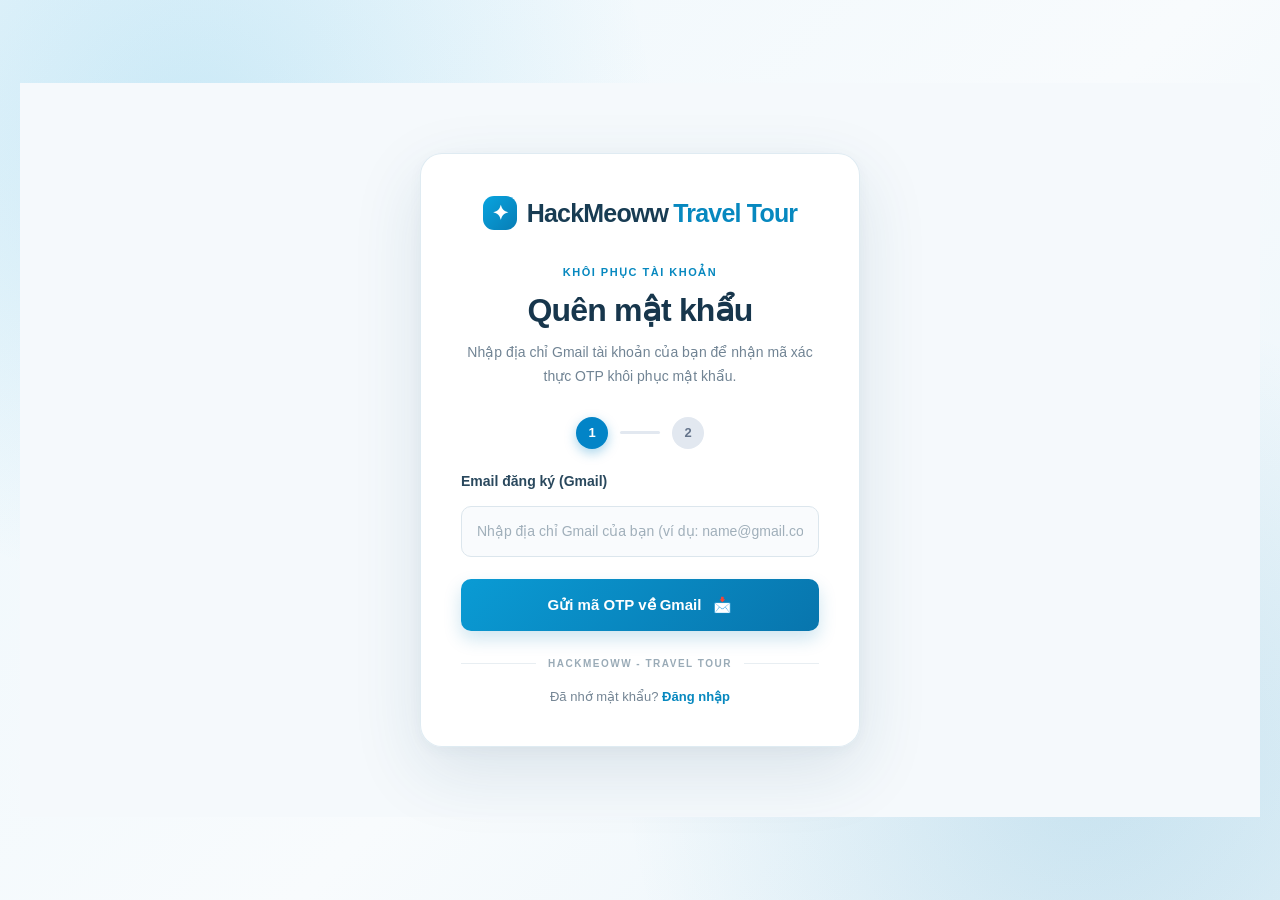
<file: pages/forgot-password.html>
<!DOCTYPE html>
<html lang="vi">

<head>
    <meta charset="UTF-8">
    <meta name="viewport" content="width=device-width, initial-scale=1.0">

    <title>Quên mật khẩu - HackMeoww - Travel Tour</title>

    <link rel="stylesheet" href="../css/style.css">
    <style>
        .step-progress {
            display: flex;
            align-items: center;
            justify-content: center;
            gap: 12px;
            margin-bottom: 24px;
        }

        .step-dot {
            display: inline-flex;
            align-items: center;
            justify-content: center;
            width: 32px;
            height: 32px;
            border-radius: 50%;
            background: #e2e8f0;
            color: #64748b;
            font-size: 13px;
            font-weight: 700;
            transition: all 0.25s ease;
        }

        .step-dot.active {
            background: #0284c7;
            color: #ffffff;
            box-shadow: 0 4px 12px rgba(2, 132, 199, 0.35);
        }

        .step-dot.completed {
            background: #10b981;
            color: #ffffff;
        }

        .step-line {
            width: 40px;
            height: 3px;
            background: #e2e8f0;
            border-radius: 2px;
            transition: background 0.25s ease;
        }

        .step-line.active {
            background: #0284c7;
        }

        .auth-alert {
            padding: 12px 16px;
            border-radius: 10px;
            font-size: 13.5px;
            line-height: 1.5;
            margin-bottom: 20px;
            display: none;
            animation: fadeIn 0.3s ease;
        }

        .auth-alert.alert-error {
            display: flex;
            align-items: center;
            gap: 8px;
            background: #fef2f2;
            border: 1px solid #fecaca;
            color: #b91c1c;
        }

        .auth-alert.alert-success {
            display: flex;
            align-items: center;
            gap: 8px;
            background: #f0fdf4;
            border: 1px solid #bbf7d0;
            color: #15803d;
        }

        .auth-alert.alert-info {
            display: flex;
            align-items: center;
            gap: 8px;
            background: #f0f9ff;
            border: 1px solid #bae6fd;
            color: #0369a1;
        }

        .otp-display-box {
            background: #f8fafc;
            border: 2px dashed #0284c7;
            border-radius: 12px;
            padding: 14px 16px;
            margin-bottom: 20px;
            text-align: center;
        }

        .otp-display-code {
            display: inline-block;
            font-size: 26px;
            font-weight: 800;
            letter-spacing: 6px;
            color: #0284c7;
            margin: 6px 0;
            background: #ffffff;
            padding: 6px 20px;
            border-radius: 8px;
            border: 1px solid #e0f2fe;
            box-shadow: 0 2px 8px rgba(2, 132, 199, 0.12);
        }

        .btn-link-back {
            display: inline-flex;
            align-items: center;
            gap: 6px;
            background: none;
            border: none;
            color: #64748b;
            font-size: 13.5px;
            font-weight: 600;
            cursor: pointer;
            padding: 0;
            margin-top: 14px;
            text-align: center;
            width: 100%;
            justify-content: center;
        }

        .btn-link-back:hover {
            color: #0284c7;
            text-decoration: underline;
        }

        .password-input-wrap {
            position: relative;
        }

        .toggle-pwd-btn {
            position: absolute;
            right: 12px;
            top: 50%;
            transform: translateY(-50%);
            background: none;
            border: none;
            cursor: pointer;
            font-size: 16px;
            color: #94a3b8;
            padding: 4px;
            transition: color 0.2s;
        }

        .toggle-pwd-btn:hover {
            color: #0284c7;
        }

        .resend-box {
            text-align: center;
            margin-top: 10px;
            font-size: 13px;
            color: #64748b;
        }

        .resend-btn {
            background: none;
            border: none;
            color: #0284c7;
            font-weight: 700;
            cursor: pointer;
            padding: 0 4px;
            font-size: 13px;
        }

        .resend-btn:disabled {
            color: #94a3b8;
            cursor: not-allowed;
            text-decoration: none;
        }

        .resend-btn:not(:disabled):hover {
            text-decoration: underline;
        }

        @keyframes fadeIn {
            from { opacity: 0; transform: translateY(-4px); }
            to { opacity: 1; transform: translateY(0); }
        }
    </style>
</head>

<body class="login-page">

    <main class="login-main">
        <section class="auth-page">
            <div class="auth-container">

                <a href="../index.html" class="login-brand">
                    <span class="login-brand-icon">✦</span>
                    HackMeoww <span>Travel Tour</span>
                </a>

                <div class="login-heading">
                    <span class="login-eyebrow">KHÔI PHỤC TÀI KHOẢN</span>
                    <h1 id="pageTitle">Quên mật khẩu</h1>
                    <p class="auth-description" id="pageDescription">
                        Nhập địa chỉ Gmail tài khoản của bạn để nhận mã xác thực OTP khôi phục mật khẩu.
                    </p>
                </div>

                <!-- THANH TIẾN TRÌNH CÁC BƯỚC -->
                <div class="step-progress">
                    <span class="step-dot active" id="dotStep1">1</span>
                    <span class="step-line" id="lineStep"></span>
                    <span class="step-dot" id="dotStep2">2</span>
                </div>

                <!-- HỘP THÔNG BÁO LỖI / THÀNH CÔNG -->
                <div id="alertBox" class="auth-alert"></div>

                <!-- ==========================================
                     BƯỚC 1: CHỈ NHẬP EMAIL VÀ GỬI MÃ OTP VỀ GMAIL
                     ========================================== -->
                <form id="verifyForm">
                    <div class="form-group" style="margin-bottom: 22px;">
                        <label for="verifyEmail">Email đăng ký (Gmail)</label>
                        <input
                            type="email"
                            id="verifyEmail"
                            placeholder="Nhập địa chỉ Gmail của bạn (ví dụ: name@gmail.com)"
                            autocomplete="email"
                            required
                        >
                    </div>

                    <button type="submit" class="auth-button" id="btnVerifySubmit">
                        <span>Gửi mã OTP về Gmail</span> <span aria-hidden="true">📩</span>
                    </button>
                </form>

                <!-- ==========================================
                     BƯỚC 2: NHẬP MÃ OTP & MẬT KHẨU MỚI
                     ========================================== -->
                <form id="resetForm" style="display: none;">
                    
                    <!-- Hộp hiển thị mã OTP (nếu cần xem nhanh) -->
                    <div class="otp-display-box" id="otpDisplaySection">
                        <div style="font-size: 13px; color: #475569; font-weight: 600;">
                            🔐 Mã xác nhận (OTP) của bạn là:
                        </div>
                        <div class="otp-display-code" id="generatedOtp">000000</div>
                        <div style="font-size: 12px; color: #64748b;">
                            (Hệ thống tự động cấp mã xác nhận nhanh để bạn đặt lại mật khẩu)
                        </div>
                    </div>

                    <div class="form-group" style="margin-bottom: 16px;">
                        <label for="inputOtp">Mã xác thực OTP (6 chữ số)</label>
                        <input
                            type="text"
                            id="inputOtp"
                            placeholder="Nhập 6 chữ số mã xác thực"
                            maxlength="6"
                            style="text-align: center; font-size: 18px; letter-spacing: 4px; font-weight: 700;"
                            required
                        >
                    </div>

                    <div class="form-group" style="margin-bottom: 16px;">
                        <label for="newPassword">Mật khẩu mới</label>
                        <div class="password-input-wrap">
                            <input
                                type="password"
                                id="newPassword"
                                placeholder="Tạo mật khẩu mới (tối thiểu 4 ký tự)"
                                autocomplete="new-password"
                                required
                            >
                            <button type="button" class="toggle-pwd-btn" onclick="togglePasswordVisibility('newPassword', this)" title="Ẩn/Hiện mật khẩu">👁️</button>
                        </div>
                    </div>

                    <div class="form-group" style="margin-bottom: 22px;">
                        <label for="confirmNewPassword">Xác nhận mật khẩu mới</label>
                        <div class="password-input-wrap">
                            <input
                                type="password"
                                id="confirmNewPassword"
                                placeholder="Nhập lại mật khẩu mới"
                                autocomplete="new-password"
                                required
                            >
                            <button type="button" class="toggle-pwd-btn" onclick="togglePasswordVisibility('confirmNewPassword', this)" title="Ẩn/Hiện mật khẩu">👁️</button>
                        </div>
                    </div>

                    <button type="submit" class="auth-button" id="btnResetSubmit">
                        <span>Xác nhận đổi mật khẩu</span> <span aria-hidden="true">✓</span>
                    </button>

                    <div class="resend-box">
                        Chưa nhận được mã?
                        <button type="button" class="resend-btn" id="btnResendOtp" onclick="resendOtp()">Gửi lại mã</button>
                        <span id="resendCountdown"></span>
                    </div>

                    <button type="button" class="btn-link-back" onclick="backToStep1()">
                        ← Đổi địa chỉ Email khác
                    </button>
                </form>

                <!-- ==========================================
                     MÀN HÌNH HOÀN TẤT THÀNH CÔNG
                     ========================================== -->
                <div id="successSection" style="display: none; text-align: center; padding: 20px 0;">
                    <div style="width: 68px; height: 68px; border-radius: 50%; background: #dcfce7; color: #16a34a; font-size: 34px; display: inline-flex; align-items: center; justify-content: center; margin-bottom: 16px; box-shadow: 0 4px 14px rgba(22, 163, 74, 0.2);">
                        ✓
                    </div>
                    <h2 style="font-size: 22px; color: #0f172a; margin-bottom: 8px;">Đổi mật khẩu thành công!</h2>
                    <p style="color: #64748b; font-size: 14px; margin-bottom: 24px; line-height: 1.5;">
                        Tài khoản của bạn đã được cập nhật mật khẩu mới. Bạn có thể đăng nhập ngay bây giờ để tiếp tục trải nghiệm.
                    </p>
                    <a href="login.html" class="auth-button" style="text-decoration: none;">
                        Đăng nhập ngay <span aria-hidden="true">→</span>
                    </a>
                </div>

                <div class="login-divider">
                    <span></span>
                    <span>HACKMEOWW - TRAVEL TOUR</span>
                    <span></span>
                </div>

                <p class="auth-footer">
                    Đã nhớ mật khẩu?
                    <a href="login.html">Đăng nhập</a>
                </p>

            </div>
        </section>
    </main>

    <!-- API Base URL Script -->
    <script src="../js/api.js"></script>

    <script>
        let currentVerifiedUser = {
            email: "",
            userName: "",
            otpCode: ""
        };

        let resendTimer = null;
        let countdownSec = 30;

        const alertBox = document.getElementById("alertBox");
        const verifyForm = document.getElementById("verifyForm");
        const resetForm = document.getElementById("resetForm");
        const successSection = document.getElementById("successSection");

        const dotStep1 = document.getElementById("dotStep1");
        const dotStep2 = document.getElementById("dotStep2");
        const lineStep = document.getElementById("lineStep");

        const pageTitle = document.getElementById("pageTitle");
        const pageDescription = document.getElementById("pageDescription");

        function showAlert(message, type = "error") {
            alertBox.className = `auth-alert alert-${type}`;
            const icon = type === "error" ? "⚠️" : type === "success" ? "✅" : "ℹ️";
            alertBox.innerHTML = `<span>${icon}</span> <span>${message}</span>`;
            alertBox.style.display = "flex";
        }

        function hideAlert() {
            alertBox.style.display = "none";
        }

        function togglePasswordVisibility(inputId, btn) {
            const input = document.getElementById(inputId);
            if (!input) return;
            if (input.type === "password") {
                input.type = "text";
                btn.textContent = "🙈";
            } else {
                input.type = "password";
                btn.textContent = "👁️";
            }
        }

        // ==========================================
        // XỬ LÝ BƯỚC 1: CHỈ CẦN NHẬP EMAIL VÀ GỬI MÃ OTP
        // ==========================================
        verifyForm.addEventListener("submit", async function (e) {
            e.preventDefault();
            hideAlert();

            const email = document.getElementById("verifyEmail").value.trim();

            if (!email) {
                showAlert("Vui lòng nhập địa chỉ Gmail của bạn!");
                return;
            }

            const btnSubmit = document.getElementById("btnVerifySubmit");
            btnSubmit.disabled = true;
            btnSubmit.innerHTML = `<span>Đang gửi mã về Gmail...</span>`;

            try {
                const response = await fetch(`${API_BASE_URL}/Auth/send-otp`, {
                    method: "POST",
                    headers: {
                        "Content-Type": "application/json"
                    },
                    body: JSON.stringify({
                        email: email
                    })
                });

                const data = await response.json();

                if (!response.ok) {
                    throw new Error(data.message || "Không thể gửi mã OTP tới email này.");
                }

                // Lưu thông tin xác thực
                currentVerifiedUser = {
                    email: data.email || email,
                    userName: data.userName || "",
                    otpCode: data.otpCode
                };

                // Chuyển sang Bước 2
                goToStep2(data.emailSent);

            } catch (err) {
                showAlert(err.message, "error");
            } finally {
                btnSubmit.disabled = false;
                btnSubmit.innerHTML = `<span>Gửi mã OTP về Gmail</span> <span aria-hidden="true">📩</span>`;
            }
        });

        function goToStep2(emailSent) {
            verifyForm.style.display = "none";
            resetForm.style.display = "block";

            // Cập nhật giao diện tiến trình
            dotStep1.classList.remove("active");
            dotStep1.classList.add("completed");
            dotStep1.innerHTML = "✓";
            lineStep.classList.add("active");
            dotStep2.classList.add("active");

            pageTitle.textContent = "Nhập mã OTP & Đặt mật khẩu";
            pageDescription.textContent = `Mã xác thực OTP đã được gửi đến: ${currentVerifiedUser.email}`;

            document.getElementById("generatedOtp").textContent = currentVerifiedUser.otpCode;
            document.getElementById("inputOtp").value = currentVerifiedUser.otpCode; // Tự động điền hỗ trợ trải nghiệm nhanh

            if (emailSent) {
                showAlert(`Mã xác nhận đã gửi về hộp thư Gmail: ${currentVerifiedUser.email}. Vui lòng kiểm tra email của bạn!`, "success");
            } else {
                showAlert(`Đã tạo mã OTP khôi phục cho tài khoản: ${currentVerifiedUser.email}. Nhập mã bên dưới để tiếp tục.`, "info");
            }

            startResendCountdown();
        }

        function backToStep1() {
            hideAlert();
            if (resendTimer) clearInterval(resendTimer);

            resetForm.style.display = "none";
            verifyForm.style.display = "block";

            dotStep1.classList.add("active");
            dotStep1.classList.remove("completed");
            dotStep1.innerHTML = "1";
            lineStep.classList.remove("active");
            dotStep2.classList.remove("active");

            pageTitle.textContent = "Quên mật khẩu";
            pageDescription.textContent = "Nhập địa chỉ Gmail tài khoản của bạn để nhận mã xác thực OTP khôi phục mật khẩu.";
        }

        function startResendCountdown() {
            const btnResend = document.getElementById("btnResendOtp");
            const countdownSpan = document.getElementById("resendCountdown");
            countdownSec = 30;
            btnResend.disabled = true;
            countdownSpan.textContent = `(${countdownSec}s)`;

            if (resendTimer) clearInterval(resendTimer);
            resendTimer = setInterval(() => {
                countdownSec--;
                if (countdownSec <= 0) {
                    clearInterval(resendTimer);
                    btnResend.disabled = false;
                    countdownSpan.textContent = "";
                } else {
                    countdownSpan.textContent = `(${countdownSec}s)`;
                }
            }, 1000);
        }

        async function resendOtp() {
            hideAlert();
            const btnResend = document.getElementById("btnResendOtp");
            btnResend.disabled = true;

            try {
                const response = await fetch(`${API_BASE_URL}/Auth/send-otp`, {
                    method: "POST",
                    headers: { "Content-Type": "application/json" },
                    body: JSON.stringify({ email: currentVerifiedUser.email })
                });

                const data = await response.json();
                if (!response.ok) throw new Error(data.message || "Gửi lại mã thất bại.");

                currentVerifiedUser.otpCode = data.otpCode;
                document.getElementById("generatedOtp").textContent = data.otpCode;
                document.getElementById("inputOtp").value = data.otpCode;

                showAlert("Đã gửi lại mã OTP thành công!", "success");
                startResendCountdown();
            } catch (err) {
                showAlert(err.message, "error");
                btnResend.disabled = false;
            }
        }

        // ==========================================
        // XỬ LÝ BƯỚC 2: NHẬP MÃ OTP & MẬT KHẨU MỚI
        // ==========================================
        resetForm.addEventListener("submit", async function (e) {
            e.preventDefault();
            hideAlert();

            const inputOtp = document.getElementById("inputOtp").value.trim();
            const newPassword = document.getElementById("newPassword").value;
            const confirmNewPassword = document.getElementById("confirmNewPassword").value;

            if (inputOtp !== currentVerifiedUser.otpCode) {
                showAlert("Mã xác thực OTP không chính xác. Vui lòng kiểm tra lại!", "error");
                return;
            }

            if (!newPassword || newPassword.length < 4) {
                showAlert("Mật khẩu mới phải có độ dài từ 4 ký tự trở lên!", "error");
                return;
            }

            if (newPassword !== confirmNewPassword) {
                showAlert("Mật khẩu xác nhận không trùng khớp với mật khẩu mới!", "error");
                return;
            }

            const btnSubmit = document.getElementById("btnResetSubmit");
            btnSubmit.disabled = true;
            btnSubmit.innerHTML = `<span>Đang lưu mật khẩu...</span>`;

            try {
                const response = await fetch(`${API_BASE_URL}/Auth/reset-password-by-email`, {
                    method: "POST",
                    headers: {
                        "Content-Type": "application/json"
                    },
                    body: JSON.stringify({
                        email: currentVerifiedUser.email,
                        newPassword: newPassword
                    })
                });

                const data = await response.json();

                if (!response.ok) {
                    throw new Error(data.message || "Đặt lại mật khẩu thất bại.");
                }

                // Hiển thị màn hình thành công
                if (resendTimer) clearInterval(resendTimer);
                resetForm.style.display = "none";
                document.querySelector(".step-progress").style.display = "none";
                hideAlert();
                successSection.style.display = "block";

                pageTitle.textContent = "Hoàn tất!";
                pageDescription.textContent = "Mật khẩu của bạn đã được thay đổi an toàn.";

                // Tự động chuyển hướng về trang đăng nhập sau 3 giây
                setTimeout(() => {
                    window.location.href = "login.html";
                }, 3000);

            } catch (err) {
                showAlert(err.message, "error");
                btnSubmit.disabled = false;
                btnSubmit.innerHTML = `<span>Xác nhận đổi mật khẩu</span> <span aria-hidden="true">✓</span>`;
            }
        });
    </script>

</body>

</html>
</file>
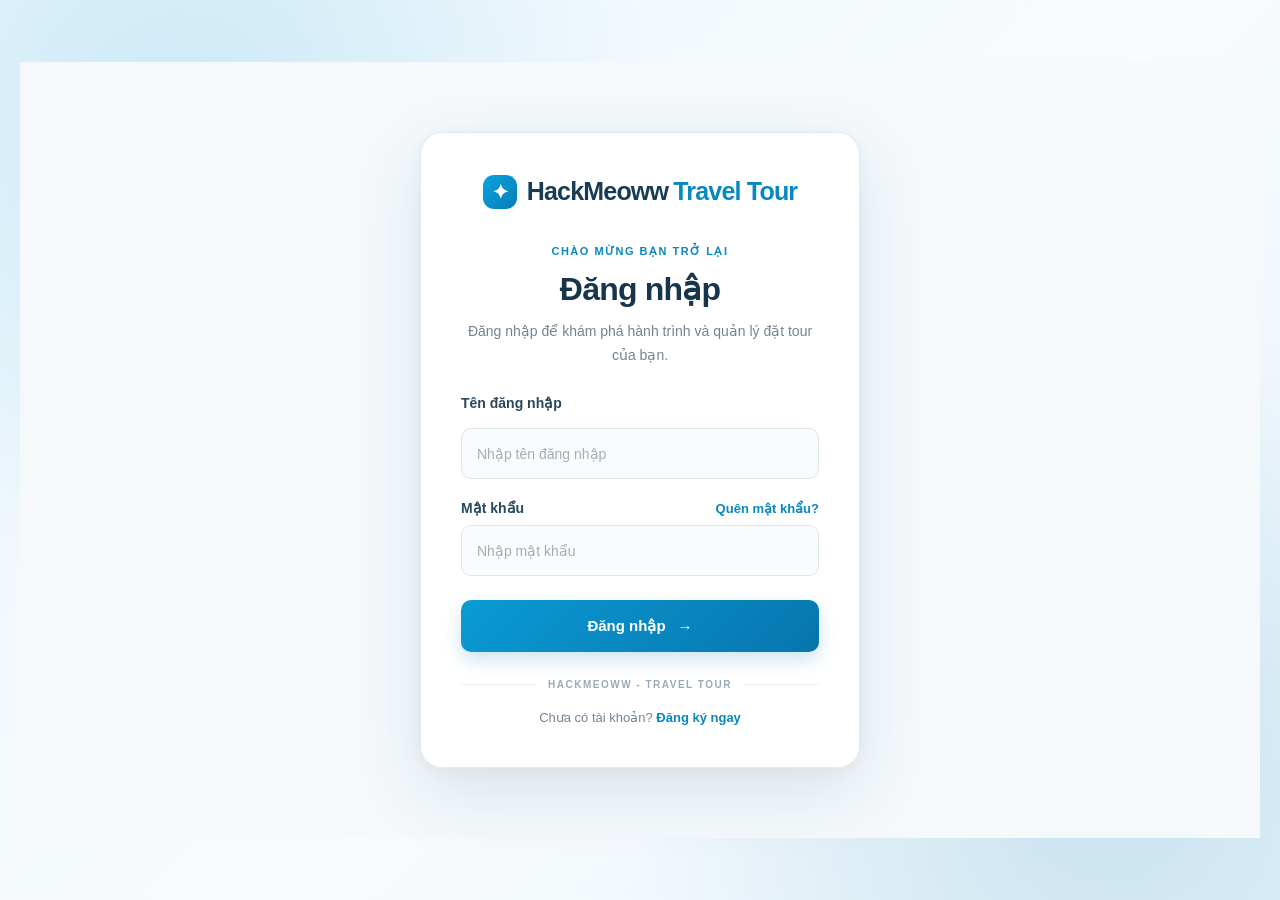
<file: pages/login.html>
<!DOCTYPE html>
<html lang="vi">

<head>
    <meta charset="UTF-8">
    <meta name="viewport" content="width=device-width, initial-scale=1.0">

    <title>Đăng nhập - HackMeoww - Travel Tour</title>

    <link rel="stylesheet" href="../css/style.css">
</head>

<body class="login-page">

    <main class="login-main">
        <section class="auth-page">
            <div class="auth-container">

                <a href="../index.html" class="login-brand">
                    <span class="login-brand-icon">✦</span>
                    HackMeoww <span>Travel Tour</span>
                </a>

                <div class="login-heading">
                    <span class="login-eyebrow">CHÀO MỪNG BẠN TRỞ LẠI</span>
                    <h1>Đăng nhập</h1>
                    <p class="auth-description">
                        Đăng nhập để khám phá hành trình và quản lý đặt tour của bạn.
                    </p>
                </div>

                <form id="loginForm">

                    <div class="form-group">
                        <label for="userName">Tên đăng nhập</label>
                        <input
                            type="text"
                            id="userName"
                            placeholder="Nhập tên đăng nhập"
                            autocomplete="username"
                            required
                        >
                    </div>

                    <div class="form-group">
                        <div style="display: flex; justify-content: space-between; align-items: center;">
                            <label for="password" style="margin: 0;">Mật khẩu</label>
                            <a href="forgot-password.html" class="forgot-link" style="font-size: 13px; color: #0788bf; text-decoration: none; font-weight: 600;">Quên mật khẩu?</a>
                        </div>
                        <input
                            type="password"
                            id="password"
                            placeholder="Nhập mật khẩu"
                            autocomplete="current-password"
                            required
                        >
                    </div>

                    <button type="submit" class="auth-button">
                        Đăng nhập <span aria-hidden="true">→</span>
                    </button>

                </form>

                <div class="login-divider">
                    <span></span>
                    <span>HACKMEOWW - TRAVEL TOUR</span>
                    <span></span>
                </div>

                <p class="auth-footer">
                    Chưa có tài khoản?
                    <a href="register.html">Đăng ký ngay</a>
                </p>

             

            </div>
        </section>
    </main>

    <!-- API -->
    <!-- API -->
    <script src="../js/api.js"></script>


    <script>

    const loginForm =
        document.getElementById("loginForm");


    loginForm.addEventListener(
        "submit",
        async function (event) {

            event.preventDefault();


            const userName =
                document.getElementById("userName")
                    .value
                    .trim();


            const password =
                document.getElementById("password")
                    .value;


            try {

                const response = await fetch(
                    `${API_BASE_URL}/Auth/login`,
                    {
                        method: "POST",

                        headers: {
                            "Content-Type":
                                "application/json"
                        },

                        body: JSON.stringify({
                            userName: userName,
                            passWord: password
                        })
                    }
                );


                const data =
                    await response.json();


                if (!response.ok) {

                    alert(
                        data.message ||
                        "Đăng nhập thất bại."
                    );

                    return;

                }


                // =========================
                // Lưu JWT
                // =========================

                localStorage.setItem(
                    "token",
                    data.token
                );


                // =========================
                // Đọc thông tin User từ JWT
                // =========================

                const payload =
                    JSON.parse(
                        atob(
                            data.token
                                .split(".")[1]
                                .replace(/-/g, "+")
                                .replace(/_/g, "/")
                        )
                    );


                const userId =
                    payload[
                        "http://schemas.xmlsoap.org/ws/2005/05/identity/claims/nameidentifier"
                    ];


                const role =
                    payload[
                        "http://schemas.microsoft.com/ws/2008/06/identity/claims/role"
                    ];


                const userNameFromToken =
                    payload[
                        "http://schemas.xmlsoap.org/ws/2005/05/identity/claims/name"
                    ];


                // =========================
                // Lưu User
                // =========================

                const user = {

                    userId:
                        Number(userId),

                    userName:
                        userNameFromToken ||
                        userName,

                    role:
                        role,

                    customerId:
                        data.customerId || null

                };


                localStorage.setItem(
                    "user",
                    JSON.stringify(user)
                );


                alert(
                    "Đăng nhập thành công!"
                );


                // =========================
                // Điều hướng theo vai trò (Role-based redirect)
                // =========================
                if (role === "Admin") {
                    window.location.href = "admin.html";
                } else if (role === "Staff") {
                    window.location.href = "admin-bookings.html";
                } else {
                    window.location.href = "../index.html";
                }

            }
            catch (error) {

                console.error(error);

                alert(
                    "Không thể kết nối đến Backend."
                );

            }

        }
    );

</script>

</body>

</html>
</file>
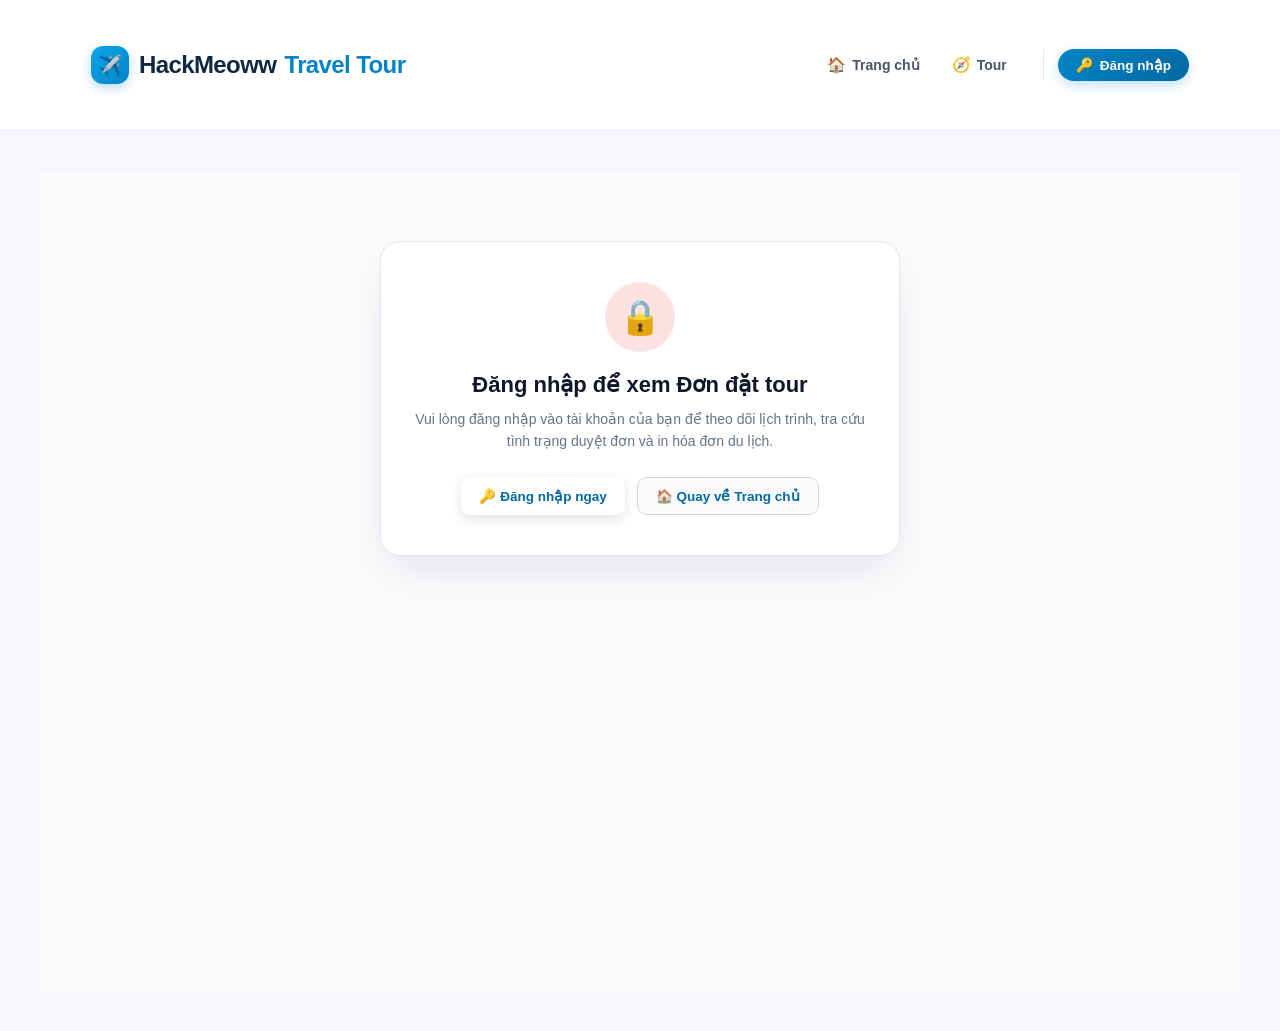
<file: pages/my-bookings.html>
<!DOCTYPE html>
<html lang="vi">
<head>
    <meta charset="UTF-8">
    <meta name="viewport" content="width=device-width, initial-scale=1.0">
    <title>Đơn đặt tour của tôi - HackMeoww - Travel Tour</title>
    <link rel="stylesheet" href="../css/style.css">
</head>

<body>
    <!-- Header đồng bộ với navbar.js -->
    <header class="header">
        <div class="container navbar">
            <a href="../index.html" class="logo">HackMeoww - Travel Tour</a>
            <nav class="menu">
                <a href="../index.html" data-nav="home">Trang chủ</a>
                <a href="tours.html" data-nav="tours">Tour</a>
                <a href="my-bookings.html" data-nav="my-bookings">Đơn đặt tour</a>
            </nav>
        </div>
    </header>

    <main class="customer-bookings-main">
        <div class="container">

            <!-- ==============================================================
                 1. MÀN HÌNH CHƯA ĐĂNG NHẬP (AUTH GUARD)
                 ============================================================== -->
            <div id="unauthSection" class="admin-denied-container" style="display: none; margin: 40px auto;">
                <div class="admin-denied-icon">🔒</div>
                <h2>Đăng nhập để xem Đơn đặt tour</h2>
                <p>
                    Vui lòng đăng nhập vào tài khoản của bạn để theo dõi lịch trình, tra cứu tình trạng duyệt đơn và in hóa đơn du lịch.
                </p>
                <div class="admin-denied-buttons">
                    <a href="login.html" class="btn-admin-hero btn-primary">
                        🔑 Đăng nhập ngay
                    </a>
                    <a href="../index.html" class="btn-admin-hero btn-ghost" style="color: #0369a1; border-color: #cbd5e1; background: #f8fafc;">
                        🏠 Quay về Trang chủ
                    </a>
                </div>
            </div>

            <!-- ==============================================================
                 2. GIAO DIỆN CHÍNH CỦA KHÁCH HÀNG
                 ============================================================== -->
            <div id="customerMainSection" style="display: none;">

                <!-- HERO BANNER CHÀO MỪNG KHÁCH HÀNG -->
                <div class="customer-hero-card">
                    <div class="customer-hero-left">
                        <div class="customer-avatar-large" id="custAvatarChar">K</div>
                        <div class="customer-hero-info">
                            <h1>Xin chào, <span id="customerGreetingName">Quý khách</span>! 👋</h1>
                            <p>Theo dõi lịch trình các chuyến đi, kiểm tra tình trạng duyệt vé và quản lý hóa đơn du lịch của bạn.</p>
                            <div class="customer-badge-chips">
                                <span class="customer-chip" id="chipCustomerName">
                                    <span>👤</span>
                                    <span id="chipNameVal">Khách hàng</span>
                                </span>
                                <span class="customer-chip" id="chipCustomerPhone">
                                    <span>📞</span>
                                    <span id="chipPhoneVal">--</span>
                                </span>
                                <span class="customer-chip" id="chipCustomerEmail">
                                    <span>✉️</span>
                                    <span id="chipEmailVal">--</span>
                                </span>
                            </div>
                        </div>
                    </div>

                    <div class="customer-hero-actions">
                        <a href="tours.html" class="btn-cust-hero btn-light">
                            <span>🧭</span>
                            <span>Khám phá Tour mới</span>
                        </a>
                        <button type="button" class="btn-cust-hero btn-glass" id="btnRefreshList" title="Làm mới danh sách">
                            <span id="refreshIcon">🔄</span>
                            <span>Làm mới</span>
                        </button>
                        <button type="button" class="btn-cust-hero btn-glass" onclick="openSupportModal()" title="Hỗ trợ khách hàng">
                            <span>💬</span>
                            <span>Trợ giúp</span>
                        </button>
                    </div>
                </div>

                <!-- 4 THẺ CHỈ SỐ TỔNG QUAN CỦA KHÁCH HÀNG -->
                <div class="customer-stats-grid">
                    <!-- Tổng đơn -->
                    <div class="cust-stat-card">
                        <div class="cust-stat-icon icon-all">🎫</div>
                        <div class="cust-stat-info">
                            <div class="cust-stat-label">Tổng đơn đã đặt</div>
                            <div class="cust-stat-val" id="statTotalBookings">0</div>
                        </div>
                    </div>

                    <!-- Chờ duyệt -->
                    <div class="cust-stat-card">
                        <div class="cust-stat-icon icon-pending">⏳</div>
                        <div class="cust-stat-info">
                            <div class="cust-stat-label">Đang chờ xác nhận</div>
                            <div class="cust-stat-val" id="statPendingBookings" style="color: #b45309;">0</div>
                        </div>
                    </div>

                    <!-- Đã xác nhận -->
                    <div class="cust-stat-card">
                        <div class="cust-stat-icon icon-confirmed">🌟</div>
                        <div class="cust-stat-info">
                            <div class="cust-stat-label">Đã xác nhận / Sắp đi</div>
                            <div class="cust-stat-val" id="statConfirmedBookings" style="color: #15803d;">0</div>
                        </div>
                    </div>

                    <!-- Tổng chi tiêu -->
                    <div class="cust-stat-card">
                        <div class="cust-stat-icon icon-money">💰</div>
                        <div class="cust-stat-info">
                            <div class="cust-stat-label">Tổng tiền đặt tour</div>
                            <div class="cust-stat-val" id="statTotalSpent" style="color: #0284c7; font-size: 19px;">0 VNĐ</div>
                        </div>
                    </div>
                </div>

                <!-- BỘ LỌC TABS & CÔNG CỤ TÌM KIẾM / SẮP XẾP -->
                <div class="cust-toolbar-card">
                    <!-- Hàng Tabs trạng thái -->
                    <div class="cust-tabs-row" id="filterTabsRow">
                        <button type="button" class="cust-tab-btn active" data-status="all">
                            <span>📋 Tất cả đơn</span>
                            <span class="cust-tab-count" id="countAll">0</span>
                        </button>
                        <button type="button" class="cust-tab-btn" data-status="pending">
                            <span>⏳ Chờ duyệt</span>
                            <span class="cust-tab-count" id="countPending">0</span>
                        </button>
                        <button type="button" class="cust-tab-btn" data-status="confirmed">
                            <span>✓ Đã xác nhận</span>
                            <span class="cust-tab-count" id="countConfirmed">0</span>
                        </button>
                        <button type="button" class="cust-tab-btn" data-status="cancelled">
                            <span>✕ Đã hủy</span>
                            <span class="cust-tab-count" id="countCancelled">0</span>
                        </button>
                        <button type="button" class="cust-tab-btn" data-status="refunded">
                            <span>↩ Đã hoàn tiền</span>
                            <span class="cust-tab-count" id="countRefunded">0</span>
                        </button>
                    </div>

                    <!-- Hàng Tìm kiếm & Sắp xếp -->
                    <div class="cust-filter-tools">
                        <div class="cust-search-wrapper">
                            <span class="cust-search-icon">🔍</span>
                            <input type="text" id="custSearchInput" class="cust-search-input" placeholder="Tìm kiếm theo tên tour, điểm đến du lịch, mã đơn vé...">
                        </div>

                        <div class="cust-sort-wrapper">
                            <span class="cust-sort-label">Sắp xếp:</span>
                            <select id="custSortSelect" class="cust-sort-select">
                                <option value="date-desc">Ngày đặt: Mới nhất trước</option>
                                <option value="date-asc">Ngày đặt: Cũ nhất trước</option>
                                <option value="depart-asc">Ngày khởi hành gần nhất</option>
                                <option value="price-desc">Tổng tiền: Cao đến thấp</option>
                                <option value="price-asc">Tổng tiền: Thấp đến cao</option>
                            </select>
                        </div>
                    </div>
                </div>

                <!-- TRẠNG THÁI ĐANG TẢI (LOADING SKELETON) -->
                <div id="loadingStateSection" style="display: block; padding: 40px 0; text-align: center;">
                    <div style="font-size: 32px; animation: spin 1s linear infinite; display: inline-block;">⏳</div>
                    <p style="margin-top: 12px; font-weight: 600; color: #64748b;">Đang tải danh sách đơn đặt tour của bạn...</p>
                </div>

                <!-- TRẠNG THÁI TRỐNG (EMPTY STATE) -->
                <div id="emptyStateSection" class="cust-empty-state" style="display: none;">
                    <div class="cust-empty-icon">🏖️</div>
                    <h3 id="emptyTitle">Chưa có chuyến đi nào được đặt</h3>
                    <p id="emptyDesc">
                        Bạn chưa có chuyến du lịch nào trong danh sách. Hãy khám phá ngay hàng trăm hành trình hấp dẫn với giá tốt nhất!
                    </p>
                    <a href="tours.html" class="btn-cust-hero btn-light" style="background: #0284c7; color: #ffffff; display: inline-flex;">
                        <span>🧭</span>
                        <span>Khám phá Tour du lịch ngay</span>
                    </a>
                </div>

                <!-- DANH SÁCH THẺ VÉ DU LỊCH (BOOKING TICKET CARDS) -->
                <div id="bookingsContainer" class="booking-tickets-container" style="display: none;">
                    <!-- Rendered by JavaScript -->
                </div>

            </div>

        </div>
    </main>

    <!-- ==============================================================
         MODAL: XÁC NHẬN HỦY TOUR AN TOÀN & CHU ĐÁO
         ============================================================== -->
    <div id="custCancelModal" class="cust-cancel-overlay" style="display: none;">
        <div class="cust-cancel-card">
            <div class="cust-cancel-header">
                <div class="cust-cancel-icon">⚠️</div>
                <h3 class="cust-cancel-title">Xác nhận hủy đơn đặt tour</h3>
            </div>
            <div class="cust-cancel-body">
                <div class="cust-cancel-tourbox">
                    <strong id="modalTourName">Tour du lịch</strong>
                    <span id="modalTourInfo">Mã booking: #BK-0000 · Khởi hành: --</span>
                </div>

                <div class="form-group" style="margin-bottom: 0;">
                    <label for="cancelReasonSelect" style="font-size: 13.5px; font-weight: 700; color: #334155; margin-bottom: 6px; display: block;">
                        Lý do hủy đơn:
                    </label>
                    <select id="cancelReasonSelect" style="width: 100%; height: 42px; border-radius: 10px; border: 1px solid #cbd5e1; padding: 0 12px; font-size: 13.5px;">
                        <option value="personal">Thay đổi kế hoạch cá nhân / bận việc đột xuất</option>
                        <option value="change_tour">Muốn đổi sang chương trình tour khác</option>
                        <option value="change_date">Muốn đổi ngày khởi hành khác</option>
                        <option value="weather">Lo ngại về điều kiện thời tiết</option>
                        <option value="other">Lý do khác</option>
                    </select>
                </div>

                <div class="cust-cancel-alert">
                    📌 <strong>Lưu ý về chính sách hoàn tiền:</strong><br>
                    Yêu cầu hủy sẽ được chuyển đến bộ phận điều hành. Nếu đơn của bạn đã hoàn tất thanh toán, nhân viên sẽ liên hệ theo số điện thoại đã đăng ký để xử lý hoàn tiền theo quy định.
                </div>
            </div>
            <div class="cust-cancel-footer">
                <button type="button" class="btn-ticket-action btn-ticket-detail" onclick="closeCancelModal()" style="height: 40px; padding: 0 18px;">
                    Giữ lại chuyến đi
                </button>
                <button type="button" class="btn-ticket-action btn-ticket-cancel" id="btnConfirmCancel" style="height: 40px; padding: 0 18px; font-weight: 800;">
                    ✕ Xác nhận hủy đơn
                </button>
            </div>
        </div>
    </div>

    <!-- ==============================================================
         MODAL: HỖ TRỢ KHÁCH HÀNG & HOTLINE
         ============================================================== -->
    <div id="custSupportModal" class="cust-cancel-overlay" style="display: none;">
        <div class="cust-cancel-card" style="max-width: 460px;">
            <div class="cust-cancel-header" style="background: #e0f2fe; border-color: #bae6fd;">
                <div class="cust-cancel-icon" style="background: #bae6fd; color: #0284c7;">💬</div>
                <h3 class="cust-cancel-title" style="color: #0369a1;">Hỗ trợ khách hàng 24/7</h3>
            </div>
            <div class="cust-cancel-body">
                <p style="font-size: 14px; color: #475569; margin: 0 0 16px 0; line-height: 1.5;">
                    Bạn cần hỗ trợ về đơn đặt tour, thủ tục thanh toán, lịch trình hoặc đổi ngày khởi hành? Hãy liên hệ ngay với đội ngũ tư vấn viên:
                </p>
                <div style="background: #f8fafc; border: 1px solid #e2e8f0; border-radius: 12px; padding: 14px 16px; display: flex; flex-direction: column; gap: 10px;">
                    <div style="display: flex; align-items: center; gap: 10px;">
                        <span style="font-size: 20px;">📞</span>
                        <div>
                            <div style="font-size: 12px; color: #64748b;">Tổng đài đặt tour & tư vấn</div>
                            <strong style="font-size: 16px; color: #0284c7;">1900 8888 (Miễn phí)</strong>
                        </div>
                    </div>
                    <div style="display: flex; align-items: center; gap: 10px;">
                        <span style="font-size: 20px;">✉️</span>
                        <div>
                            <div style="font-size: 12px; color: #64748b;">Email chăm sóc khách hàng</div>
                            <strong style="font-size: 14px; color: #0f172a;">hotro@traveltour.vn</strong>
                        </div>
                    </div>
                    <div style="display: flex; align-items: center; gap: 10px;">
                        <span style="font-size: 20px;">🏢</span>
                        <div>
                            <div style="font-size: 12px; color: #64748b;">Thời gian làm việc</div>
                            <strong style="font-size: 13.5px; color: #0f172a;">Thứ 2 - Chủ Nhật (07:00 - 22:00)</strong>
                        </div>
                    </div>
                </div>
            </div>
            <div class="cust-cancel-footer">
                <button type="button" class="btn-ticket-action btn-ticket-print" onclick="closeSupportModal()" style="width: 100%; height: 40px;">
                    Đã hiểu, cảm ơn!
                </button>
            </div>
        </div>
    </div>

    <!-- Tích hợp modal in hóa đơn A4 tại chỗ và navbar đồng bộ -->
    <script src="../js/api.js"></script>
    <script src="../js/invoice-modal.js"></script>
    <script src="../js/navbar.js"></script>

    <!-- Logic quản lý Đơn đặt tour của khách hàng -->
    <script>
        document.addEventListener("DOMContentLoaded", function () {
            const token = localStorage.getItem("token");
            const userData = localStorage.getItem("user");
            let user = null;

            if (token && userData) {
                try {
                    user = JSON.parse(userData);
                } catch (e) {
                    console.error("Lỗi parse user:", e);
                }
            }

            const unauthSection = document.getElementById("unauthSection");
            const customerMainSection = document.getElementById("customerMainSection");
            const loadingStateSection = document.getElementById("loadingStateSection");
            const emptyStateSection = document.getElementById("emptyStateSection");
            const bookingsContainer = document.getElementById("bookingsContainer");

            // ==========================================
            // 1. KIỂM TRA ĐĂNG NHẬP
            // ==========================================
            if (!token || !user) {
                unauthSection.style.display = "block";
                customerMainSection.style.display = "none";
                return;
            }

            unauthSection.style.display = "none";
            customerMainSection.style.display = "block";

            // Hiển thị tên chào mừng
            const greetingName = user.fullName || user.userName || user.name || "Quý khách";
            document.getElementById("customerGreetingName").textContent = greetingName;
            document.getElementById("chipNameVal").textContent = greetingName;
            const initialChar = greetingName.charAt(0).toUpperCase();
            document.getElementById("custAvatarChar").textContent = initialChar;

            // ==========================================
            // 2. BIẾN TRẠNG THÁI
            // ==========================================
            let allBookings = [];
            let tourMap = {};
            let currentCustomer = null;
            let currentStatusFilter = "all";
            let currentSearchKeyword = "";
            let currentSortBy = "date-desc";
            let pendingCancelBookingId = null;

            // ==========================================
            // 3. TIỆN ÍCH ĐỊNH DẠNG & HỖ TRỢ
            // ==========================================
            function formatVND(amount) {
                if (!amount && amount !== 0) return "0 VNĐ";
                return Number(amount).toLocaleString("vi-VN") + " VNĐ";
            }

            function formatDate(dateStr) {
                if (!dateStr) return "Chưa xác định";
                const d = new Date(dateStr);
                if (isNaN(d.getTime())) return String(dateStr);
                return d.toLocaleDateString("vi-VN", {
                    day: "2-digit",
                    month: "2-digit",
                    year: "numeric"
                });
            }

            function formatDateTime(dateStr) {
                if (!dateStr) return "--";
                const d = new Date(dateStr);
                if (isNaN(d.getTime())) return String(dateStr);
                return d.toLocaleDateString("vi-VN", {
                    day: "2-digit",
                    month: "2-digit",
                    year: "numeric"
                }) + " · " + d.toLocaleTimeString("vi-VN", {
                    hour: "2-digit",
                    minute: "2-digit"
                });
            }

            function removeVietnameseTones(str) {
                if (!str) return "";
                str = str.toLowerCase();
                str = str.replace(/à|á|ạ|ả|ã|â|ầ|ấ|ậ|ẩ|ẫ|ă|ằ|ắ|ặ|ẳ|ẵ/g, "a");
                str = str.replace(/è|é|ẹ|ẻ|ẽ|ê|ề|ế|ệ|ể|ễ/g, "e");
                str = str.replace(/ì|í|ị|ỉ|ĩ/g, "i");
                str = str.replace(/ò|ó|ọ|ỏ|õ|ô|ồ|ố|ộ|ổ|ỗ|ơ|ờ|ớ|ợ|ở|ỡ/g, "o");
                str = str.replace(/ù|ú|ụ|ủ|ũ|ư|ừ|ứ|ự|ử|ữ/g, "u");
                str = str.replace(/ỳ|ý|ỵ|ỷ|ỹ/g, "y");
                str = str.replace(/đ/g, "d");
                return str;
            }

            function escapeHtml(text) {
                if (!text) return "";
                return String(text)
                    .replace(/&/g, "&amp;")
                    .replace(/</g, "&lt;")
                    .replace(/>/g, "&gt;")
                    .replace(/"/g, "&quot;")
                    .replace(/'/g, "&#039;");
            }

            // Tính toán nhãn đếm ngược ngày đi
            function getDepartureCountdown(departureDateStr) {
                if (!departureDateStr) return { text: "Chưa định ngày", cls: "pill-passed" };
                const depDate = new Date(departureDateStr);
                const now = new Date();
                depDate.setHours(0, 0, 0, 0);
                now.setHours(0, 0, 0, 0);

                const diffMs = depDate.getTime() - now.getTime();
                const diffDays = Math.ceil(diffMs / (1000 * 60 * 60 * 24));

                if (diffDays > 0) {
                    return { text: `Còn ${diffDays} ngày nữa`, cls: "pill-upcoming" };
                } else if (diffDays === 0) {
                    return { text: "Khởi hành hôm nay! 🔥", cls: "pill-today" };
                } else {
                    return { text: "Chuyến đi đã qua", cls: "pill-passed" };
                }
            }

            // Chọn màu nền poster cho điểm đến
            function getDestinationTheme(destName) {
                const d = removeVietnameseTones(destName || "");
                if (d.includes("ha long") || d.includes("quang ninh")) {
                    return { bg: "linear-gradient(135deg, #0284c7 0%, #0369a1 100%)", icon: "⛵" };
                }
                if (d.includes("da nang") || d.includes("hoi an")) {
                    return { bg: "linear-gradient(135deg, #0ea5e9 0%, #0284c7 100%)", icon: "🌉" };
                }
                if (d.includes("phu quoc") || d.includes("kien giang")) {
                    return { bg: "linear-gradient(135deg, #059669 0%, #0d9488 100%)", icon: "🏖️" };
                }
                if (d.includes("sapa") || d.includes("lao cai") || d.includes("ha giang")) {
                    return { bg: "linear-gradient(135deg, #047857 0%, #15803d 100%)", icon: "⛰️" };
                }
                if (d.includes("da lat") || d.includes("lam dong")) {
                    return { bg: "linear-gradient(135deg, #7c3aed 0%, #6d28d9 100%)", icon: "🌸" };
                }
                if (d.includes("nha trang") || d.includes("khanh hoa")) {
                    return { bg: "linear-gradient(135deg, #0284c7 0%, #2563eb 100%)", icon: "🏝️" };
                }
                return { bg: "linear-gradient(135deg, #0284c7 0%, #0369a1 100%)", icon: "🧭" };
            }

            // ==========================================
            // 4. TẢI DỮ LIỆU ĐƠN ĐẶT TOUR & KHÁCH HÀNG
            // ==========================================
            async function loadCustomerBookings() {
                loadingStateSection.style.display = "block";
                bookingsContainer.style.display = "none";
                emptyStateSection.style.display = "none";

                try {
                    const authHeaders = {
                        "Authorization": `Bearer ${token}`
                    };

                    // Gọi đồng thời: Booking của tôi, danh sách Tour, và hồ sơ Customer
                    const [bookingsRes, toursRes, custRes] = await Promise.all([
                        fetch(`${API_BASE_URL}/Booking/my`, { headers: authHeaders }).catch(() => null),
                        fetch(`${API_BASE_URL}/Tour`),
                        fetch(`${API_BASE_URL}/Customer/user/${user.userId}`, { headers: authHeaders }).catch(() => null)
                    ]);

                    // 1. Hồ sơ Customer
                    if (custRes && custRes.ok) {
                        currentCustomer = await custRes.json();
                        if (currentCustomer) {
                            if (currentCustomer.fullName) {
                                document.getElementById("customerGreetingName").textContent = currentCustomer.fullName;
                                document.getElementById("chipNameVal").textContent = currentCustomer.fullName;
                            }
                            if (currentCustomer.phone) {
                                document.getElementById("chipPhoneVal").textContent = currentCustomer.phone;
                            }
                            if (currentCustomer.email) {
                                document.getElementById("chipEmailVal").textContent = currentCustomer.email;
                            }
                        }
                    }

                    // 2. Map Tour
                    if (toursRes && toursRes.ok) {
                        const tours = await toursRes.json();
                        tourMap = {};
                        tours.forEach(t => {
                            tourMap[t.tourId] = t;
                        });
                    }

                    // 3. Bookings
                    if (bookingsRes && bookingsRes.ok) {
                        allBookings = await bookingsRes.json();
                    } else {
                        // Dự phòng nếu /Booking/my cần fallback qua /Customer/{id}
                        if (currentCustomer && currentCustomer.customerId) {
                            const fallbackRes = await fetch(`${API_BASE_URL}/Booking/customer/${currentCustomer.customerId}`, { headers: authHeaders });
                            if (fallbackRes.ok) {
                                allBookings = await fallbackRes.json();
                            }
                        }
                    }

                    if (!Array.isArray(allBookings)) {
                        allBookings = [];
                    }

                    // Cập nhật thống kê KPI và bộ đếm
                    updateKPICards();

                    // Lọc và hiển thị vé
                    filterAndRenderTickets();

                } catch (err) {
                    console.error("Lỗi tải đơn booking:", err);
                    loadingStateSection.style.display = "none";
                    emptyStateSection.style.display = "block";
                    document.getElementById("emptyTitle").textContent = "Không thể tải danh sách đơn đặt";
                    document.getElementById("emptyDesc").textContent = "Đã xảy ra lỗi kết nối với máy chủ. Vui lòng thử lại sau giây lát.";
                } finally {
                    loadingStateSection.style.display = "none";
                }
            }

            // ==========================================
            // 5. CẬP NHẬT THỐNG KÊ KPI & BỘ ĐẾM TABS
            // ==========================================
            function updateKPICards() {
                let countPending = 0;
                let countConfirmed = 0;
                let countCancelled = 0;
                let countRefunded = 0;
                let totalSpent = 0;

                allBookings.forEach(b => {
                    const st = (b.status || "").toLowerCase();
                    if (st === "pending" || st === "chờ xử lý" || st === "đang chờ xử lý") {
                        countPending++;
                    } else if (st === "confirmed" || st === "đã xác nhận") {
                        countConfirmed++;
                        totalSpent += (Number(b.totalPrice) || 0);
                    } else if (st === "cancelled" || st === "đã hủy") {
                        countCancelled++;
                    } else if (st === "refunded" || st === "đã hoàn tiền") {
                        countRefunded++;
                    }
                });

                document.getElementById("statTotalBookings").textContent = allBookings.length;
                document.getElementById("statPendingBookings").textContent = countPending;
                document.getElementById("statConfirmedBookings").textContent = countConfirmed;
                document.getElementById("statTotalSpent").textContent = formatVND(totalSpent);

                document.getElementById("countAll").textContent = allBookings.length;
                document.getElementById("countPending").textContent = countPending;
                document.getElementById("countConfirmed").textContent = countConfirmed;
                document.getElementById("countCancelled").textContent = countCancelled;
                document.getElementById("countRefunded").textContent = countRefunded;
            }

            // ==========================================
            // 6. LỌC, TÌM KIẾM & SẮP XẾP VÉ
            // ==========================================
            function filterAndRenderTickets() {
                let filtered = [...allBookings];

                // 1. Lọc theo trạng thái Tab
                if (currentStatusFilter !== "all") {
                    filtered = filtered.filter(b => {
                        const st = (b.status || "").toLowerCase();
                        if (currentStatusFilter === "pending") {
                            return st === "pending" || st === "chờ xử lý" || st === "đang chờ xử lý";
                        }
                        if (currentStatusFilter === "confirmed") {
                            return st === "confirmed" || st === "đã xác nhận";
                        }
                        if (currentStatusFilter === "cancelled") {
                            return st === "cancelled" || st === "đã hủy";
                        }
                        if (currentStatusFilter === "refunded") {
                            return st === "refunded" || st === "đã hoàn tiền";
                        }
                        return true;
                    });
                }

                // 2. Tìm kiếm theo từ khóa
                if (currentSearchKeyword.trim() !== "") {
                    const cleanKey = removeVietnameseTones(currentSearchKeyword.trim());
                    filtered = filtered.filter(b => {
                        const bookingCode = `bk-${String(b.bookingId).padStart(4, '0')}`;
                        const rawCode = String(b.bookingId);
                        const tour = tourMap[b.tourId];
                        const tourName = tour ? tour.tourName : "";
                        const destination = tour ? tour.destination : "";

                        const pool = `${bookingCode} ${rawCode} ${tourName} ${destination}`;
                        return removeVietnameseTones(pool).includes(cleanKey);
                    });
                }

                // 3. Sắp xếp
                filtered.sort((a, b) => {
                    if (currentSortBy === "date-desc") {
                        return new Date(b.bookingDate || 0) - new Date(a.bookingDate || 0);
                    }
                    if (currentSortBy === "date-asc") {
                        return new Date(a.bookingDate || 0) - new Date(b.bookingDate || 0);
                    }
                    if (currentSortBy === "depart-asc") {
                        return new Date(a.departureDate || "9999-12-31") - new Date(b.departureDate || "9999-12-31");
                    }
                    if (currentSortBy === "price-desc") {
                        return (Number(b.totalPrice) || 0) - (Number(a.totalPrice) || 0);
                    }
                    if (currentSortBy === "price-asc") {
                        return (Number(a.totalPrice) || 0) - (Number(b.totalPrice) || 0);
                    }
                    return 0;
                });

                renderTicketCards(filtered);
            }

            // ==========================================
            // 7. RENDER DANH SÁCH THẺ VÉ DU LỊCH
            // ==========================================
            function renderTicketCards(bookings) {
                if (bookings.length === 0) {
                    bookingsContainer.style.display = "none";
                    emptyStateSection.style.display = "block";
                    if (currentStatusFilter !== "all" || currentSearchKeyword.trim() !== "") {
                        document.getElementById("emptyTitle").textContent = "Không tìm thấy chuyến đi phù hợp";
                        document.getElementById("emptyDesc").textContent = "Thử thay đổi bộ lọc trạng thái hoặc từ khóa tìm kiếm để xem các đơn khác.";
                    } else {
                        document.getElementById("emptyTitle").textContent = "Chưa có chuyến đi nào được đặt";
                        document.getElementById("emptyDesc").textContent = "Bạn chưa có chuyến du lịch nào trong danh sách. Hãy khám phá ngay hàng trăm hành trình hấp dẫn với giá tốt nhất!";
                    }
                    return;
                }

                emptyStateSection.style.display = "none";
                bookingsContainer.style.display = "flex";

                let html = "";
                bookings.forEach(b => {
                    const bookingCode = `BK-${String(b.bookingId).padStart(4, '0')}`;
                    const tour = tourMap[b.tourId];
                    const tourName = tour ? tour.tourName : `Chương trình tour du lịch #${b.tourId}`;
                    const destination = tour ? (tour.destination || "Việt Nam") : "Việt Nam";
                    const durationDays = tour ? (tour.duration || 3) : 3;
                    const durationText = `${durationDays} ngày ${Math.max(1, durationDays - 1)} đêm`;
                    const theme = getDestinationTheme(destination);
                    const countdown = getDepartureCountdown(b.departureDate);

                    // Trạng thái vé
                    const rawSt = (b.status || "").toLowerCase();
                    let statusBadgeClass = "status-pending";
                    let statusText = "⏳ Đang chờ xác nhận";
                    let isPending = false;
                    let isConfirmed = false;
                    let isCancelled = false;
                    let isRefunded = false;

                    if (rawSt === "confirmed" || rawSt === "đã xác nhận") {
                        statusBadgeClass = "status-confirmed";
                        statusText = "✓ Đã xác nhận · Sẵn sàng";
                        isConfirmed = true;
                    } else if (rawSt === "cancelled" || rawSt === "đã hủy") {
                        statusBadgeClass = "status-cancelled";
                        statusText = "✕ Đã hủy";
                        isCancelled = true;
                    } else if (rawSt === "refunded" || rawSt === "đã hoàn tiền") {
                        statusBadgeClass = "status-refunded";
                        statusText = "↩ Đã hoàn tiền";
                        isRefunded = true;
                    } else {
                        isPending = true;
                    }

                    // Stepper nodes
                    const step1Class = "completed";
                    let step2Class = isConfirmed ? "completed" : (isPending ? "active" : "");
                    let step3Class = isConfirmed ? "active" : "";

                    // Đơn giá mỗi khách
                    const unitPrice = tour ? tour.price : (b.numberOfPeople > 0 ? b.totalPrice / b.numberOfPeople : b.totalPrice);

                    // Nút thao tác
                    let actionButtonsHtml = `
                        <button type="button" class="btn-ticket-action btn-ticket-print" onclick="openInvoiceModal({ bookingId: ${b.bookingId} })" title="Xem và in hóa đơn du lịch A4 chuẩn đẹp (Không mở tab mới)">
                            <span>🖨️</span>
                            <span>In hóa đơn</span>
                        </button>
                        <a href="tour-detail.html?id=${b.tourId}" class="btn-ticket-action btn-ticket-detail" title="Xem chi tiết tour">
                            <span>👁️</span>
                            <span>Xem chi tiết tour</span>
                        </a>
                    `;

                    // Nếu chưa thanh toán và đang pending
                    if (isPending) {
                        actionButtonsHtml += `
                            <a href="payment.html?bookingId=${b.bookingId}" class="btn-ticket-action btn-ticket-pay" title="Thanh toán trực tuyến đơn đặt">
                                <span>💳</span>
                                <span>Thanh toán ngay</span>
                            </a>
                        `;
                    }

                    // Nếu có thể hủy
                    if (!isCancelled && !isRefunded) {
                        actionButtonsHtml += `
                            <button type="button" class="btn-ticket-action btn-ticket-cancel" onclick="openCancelModal(${b.bookingId}, '${escapeHtml(tourName)}', '${formatDate(b.departureDate)}', '${formatVND(b.totalPrice)}')" title="Hủy chuyến đi này">
                                <span>✕</span>
                                <span>Hủy booking</span>
                            </button>
                        `;
                    }

                    html += `
                        <div class="booking-ticket-card" id="ticket-${b.bookingId}">
                            <!-- Hàng tiêu đề vé -->
                            <div class="ticket-top-bar">
                                <div class="ticket-meta-left">
                                    <span class="ticket-code-tag">
                                        🎫 #${bookingCode}
                                        <button type="button" class="btn-copy-code" onclick="copyBookingCode('${bookingCode}')" title="Sao chép mã đơn">📋</button>
                                    </span>
                                    <span class="ticket-booking-date">
                                        🕒 Ngày đặt: <strong>${formatDateTime(b.bookingDate)}</strong>
                                    </span>
                                </div>
                                <span class="ticket-status-badge ${statusBadgeClass}">
                                    ${statusText}
                                </span>
                            </div>

                            <!-- Thân vé du lịch -->
                            <div class="ticket-body-grid">
                                <!-- Trái: Ảnh poster điểm đến -->
                                <div class="ticket-poster-box" style="background: ${theme.bg};">
                                    <div class="ticket-poster-icon">${theme.icon}</div>
                                    <div class="ticket-poster-dest">${escapeHtml(destination)}</div>
                                    <div class="ticket-poster-tag">⏱️ ${durationText}</div>
                                </div>

                                <!-- Giữa: Thông tin chuyến đi & Stepper -->
                                <div class="ticket-center-info">
                                    <h3 class="ticket-tour-title">
                                        <a href="tour-detail.html?id=${b.tourId}" title="Xem chi tiết tour">
                                            ${escapeHtml(tourName)}
                                        </a>
                                    </h3>

                                    <div class="ticket-specs-row">
                                        <div class="ticket-spec-item">
                                            <span class="ticket-spec-label">Khởi hành:</span>
                                            <span class="ticket-spec-value">
                                                🗓️ ${formatDate(b.departureDate)}
                                                <span class="departure-countdown-pill ${countdown.cls}">${countdown.text}</span>
                                            </span>
                                        </div>
                                        <div class="ticket-spec-item">
                                            <span class="ticket-spec-label">Số khách:</span>
                                            <span class="ticket-spec-value">
                                                👥 ${b.numberOfPeople} người lớn
                                            </span>
                                        </div>
                                        <div class="ticket-spec-item">
                                            <span class="ticket-spec-label">Điểm đến:</span>
                                            <span class="ticket-spec-value">
                                                📍 ${escapeHtml(destination)}
                                            </span>
                                        </div>
                                    </div>

                                    <!-- Tiến trình đơn hàng -->
                                    <div class="ticket-stepper">
                                        <div class="stepper-node ${step1Class}">
                                            <div class="stepper-dot">✓</div>
                                            <span class="stepper-label">Đặt tour</span>
                                        </div>
                                        <div class="stepper-node ${step2Class}">
                                            <div class="stepper-dot">${isConfirmed ? "✓" : "2"}</div>
                                            <span class="stepper-label">${isCancelled ? "Đã hủy" : (isRefunded ? "Hoàn tiền" : "Tiếp nhận duyệt")}</span>
                                        </div>
                                        <div class="stepper-node ${step3Class}">
                                            <div class="stepper-dot">3</div>
                                            <span class="stepper-label">Lên đường khởi hành</span>
                                        </div>
                                    </div>
                                </div>

                                <!-- Phải: Giá tiền & Nút hành động -->
                                <div class="ticket-right-action-box">
                                    <div class="ticket-price-block">
                                        <span class="ticket-price-label">Tổng thanh toán:</span>
                                        <span class="ticket-total-price">${formatVND(b.totalPrice)}</span>
                                        <span class="ticket-unit-price">${formatVND(unitPrice)} / khách</span>
                                    </div>

                                    <div class="ticket-btn-group">
                                        ${actionButtonsHtml}
                                    </div>
                                </div>
                            </div>
                        </div>
                    `;
                });

                bookingsContainer.innerHTML = html;
            }

            // ==========================================
            // 8. BẮT SỰ KIỆN TABS LỌC
            // ==========================================
            const tabsRow = document.getElementById("filterTabsRow");
            if (tabsRow) {
                tabsRow.querySelectorAll(".cust-tab-btn").forEach(btn => {
                    btn.addEventListener("click", function () {
                        tabsRow.querySelectorAll(".cust-tab-btn").forEach(b => b.classList.remove("active"));
                        this.classList.add("active");
                        currentStatusFilter = this.getAttribute("data-status");
                        filterAndRenderTickets();
                    });
                });
            }

            // ==========================================
            // 9. BẮT SỰ KIỆN TÌM KIẾM & SẮP XẾP
            // ==========================================
            const searchInput = document.getElementById("custSearchInput");
            if (searchInput) {
                let debounceTimer = null;
                searchInput.addEventListener("input", function () {
                    clearTimeout(debounceTimer);
                    debounceTimer = setTimeout(() => {
                        currentSearchKeyword = this.value;
                        filterAndRenderTickets();
                    }, 200);
                });
            }

            const sortSelect = document.getElementById("custSortSelect");
            if (sortSelect) {
                sortSelect.addEventListener("change", function () {
                    currentSortBy = this.value;
                    filterAndRenderTickets();
                });
            }

            // Nút làm mới danh sách
            const btnRefresh = document.getElementById("btnRefreshList");
            if (btnRefresh) {
                btnRefresh.addEventListener("click", function () {
                    const icon = document.getElementById("refreshIcon");
                    if (icon) icon.style.animation = "spin 0.6s linear";
                    loadCustomerBookings().finally(() => {
                        setTimeout(() => {
                            if (icon) icon.style.animation = "none";
                        }, 600);
                    });
                });
            }

            // ==========================================
            // 10. SAO CHÉP MÃ VÉ
            // ==========================================
            window.copyBookingCode = function (code) {
                navigator.clipboard.writeText(code).then(() => {
                    alert(`Đã sao chép mã đơn: ${code}`);
                }).catch(() => {
                    prompt("Mã đơn của bạn:", code);
                });
            };

            // ==========================================
            // 11. MODAL HỦY BOOKING CHUYÊN NGHIỆP
            // ==========================================
            const cancelModal = document.getElementById("custCancelModal");
            const btnConfirmCancel = document.getElementById("btnConfirmCancel");

            window.openCancelModal = function (bookingId, tourName, depDate, totalPrice) {
                pendingCancelBookingId = bookingId;
                document.getElementById("modalTourName").textContent = tourName;
                document.getElementById("modalTourInfo").textContent = `Mã đơn: #BK-${String(bookingId).padStart(4, '0')} · Khởi hành: ${depDate} · Tổng tiền: ${totalPrice}`;
                cancelModal.style.display = "flex";
            };

            window.closeCancelModal = function () {
                pendingCancelBookingId = null;
                cancelModal.style.display = "none";
            };

            if (btnConfirmCancel) {
                btnConfirmCancel.addEventListener("click", async function () {
                    if (!pendingCancelBookingId) return;

                    const reason = document.getElementById("cancelReasonSelect").value;
                    const bookingIdToCancel = pendingCancelBookingId;

                    btnConfirmCancel.disabled = true;
                    btnConfirmCancel.textContent = "Đang xử lý hủy...";

                    try {
                        const response = await fetch(`${API_BASE_URL}/Booking/${bookingIdToCancel}/cancel`, {
                            method: "POST",
                            headers: {
                                "Authorization": `Bearer ${token}`,
                                "Content-Type": "application/json"
                            },
                            body: JSON.stringify({ reason: reason })
                        });

                        const text = await response.text();
                        let message = "Hủy booking thành công!";
                        if (text) {
                            try {
                                const data = JSON.parse(text);
                                message = data.message || message;
                            } catch (e) {}
                        }

                        if (!response.ok) {
                            alert(message || "Hủy booking thất bại.");
                            return;
                        }

                        alert(message);
                        closeCancelModal();
                        await loadCustomerBookings();

                    } catch (err) {
                        console.error("Lỗi khi hủy booking:", err);
                        alert("Không thể kết nối đến máy chủ để hủy booking. Vui lòng thử lại.");
                    } finally {
                        btnConfirmCancel.disabled = false;
                        btnConfirmCancel.textContent = "✕ Xác nhận hủy đơn";
                    }
                });
            }

            // ==========================================
            // 12. MODAL TRỢ GIÚP & HOTLINE
            // ==========================================
            const supportModal = document.getElementById("custSupportModal");
            window.openSupportModal = function () {
                supportModal.style.display = "flex";
            };
            window.closeSupportModal = function () {
                supportModal.style.display = "none";
            };

            // Đóng modal khi bấm ra ngoài vùng nội dung
            window.addEventListener("click", function (e) {
                if (e.target === cancelModal) closeCancelModal();
                if (e.target === supportModal) closeSupportModal();
            });

            // Khởi chạy tải dữ liệu
            loadCustomerBookings();
        });
    </script>
</body>
</html>
</file>
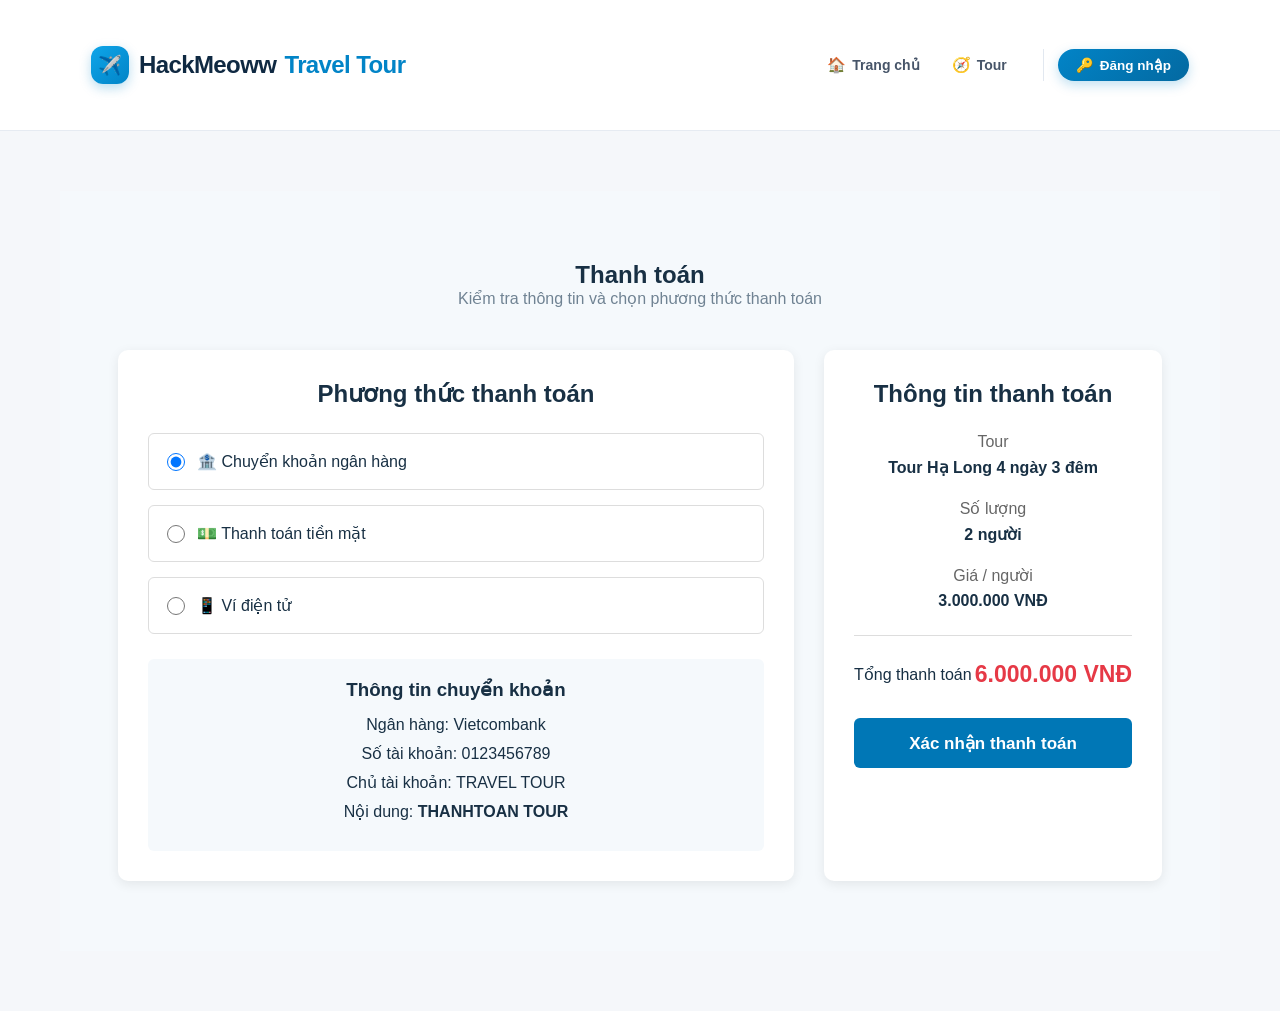
<file: pages/payment.html>
<!DOCTYPE html>
<html lang="vi">

<head>
    <meta charset="UTF-8">
    <meta name="viewport" content="width=device-width, initial-scale=1.0">

    <title>Thanh toán - HackMeoww - Travel Tour</title>

    <link rel="stylesheet" href="../css/style.css">
</head>

<body>

    <!-- Header -->
    <header class="header">
        <div class="container navbar">
            <a href="../index.html" class="logo">HackMeoww - Travel Tour</a>

            <nav class="menu">
                <a href="../index.html" data-nav="home">Trang chủ</a>
                <a href="tours.html" data-nav="tours">Tour</a>
                <a href="login.html" data-nav="login" id="loginLink">Đăng nhập</a>
            </nav>
        </div>
    </header>


    <!-- Thanh toán -->
    <main>

        <section class="payment-page">

            <div class="container">

                <div class="section-title">
                    <h1>Thanh toán</h1>
                    <p>Kiểm tra thông tin và chọn phương thức thanh toán</p>
                </div>


                <div class="payment-layout">

                    <!-- Phương thức thanh toán -->
                    <div class="payment-method">

                        <h2>Phương thức thanh toán</h2>

                        <label class="payment-option">
                            <input
                                type="radio"
                                name="paymentMethod"
                                value="Banking"
                                checked
                            >

                            <span>
                                🏦 Chuyển khoản ngân hàng
                            </span>
                        </label>


                        <label class="payment-option">
                            <input
                                type="radio"
                                name="paymentMethod"
                                value="Cash"
                            >

                            <span>
                                💵 Thanh toán tiền mặt
                            </span>
                        </label>


                        <label class="payment-option">
                            <input
                                type="radio"
                                name="paymentMethod"
                                value="Momo"
                            >

                            <span>
                                📱 Ví điện tử
                            </span>
                        </label>


                        <div class="bank-info">

                            <h3>Thông tin chuyển khoản</h3>

                            <p>
                                Ngân hàng: Vietcombank
                            </p>

                            <p>
                                Số tài khoản: 0123456789
                            </p>

                            <p>
                                Chủ tài khoản: TRAVEL TOUR
                            </p>

                            <p>
                                Nội dung:
                                <strong>THANHTOAN TOUR</strong>
                            </p>

                        </div>

                    </div>


                    <!-- Hóa đơn -->
                    <div class="payment-summary">

                        <h2>Thông tin thanh toán</h2>

                        <div class="summary-item">
                            <span>Tour</span>

                            <strong>
                                Tour Hạ Long 4 ngày 3 đêm
                            </strong>
                        </div>


                        <div class="summary-item">
                            <span>Số lượng</span>

                            <strong>
                                2 người
                            </strong>
                        </div>


                        <div class="summary-item">
                            <span>Giá / người</span>

                            <strong>
                                3.000.000 VNĐ
                            </strong>
                        </div>


                        <hr>


                        <div class="summary-total">

                            <span>
                                Tổng thanh toán
                            </span>

                            <strong>
                                6.000.000 VNĐ
                            </strong>

                        </div>


                        <button
    class="payment-button"
    type="button"
    onclick="confirmPayment()">

    Xác nhận thanh toán

</button>

                    </div>

                </div>

            </div>

        </section>

    </main>
<script src="../js/api.js"></script>

<script>

    // =========================
    // Lấy bookingId từ URL
    // =========================

    const params =
        new URLSearchParams(window.location.search);

    const bookingId =
        params.get("bookingId");


    let currentBooking = null;


    // =========================
    // Định dạng tiền
    // =========================

    function formatPrice(price) {

        return Number(price)
            .toLocaleString("vi-VN")
            + " VNĐ";

    }

    function formatDate(dateStr) {
        if (!dateStr) return "Chưa xác định";
        const d = new Date(dateStr);
        return d.toLocaleDateString("vi-VN");
    }


    // =========================
    // Lấy Booking
    // =========================

    async function loadBooking() {

        if (!bookingId) {

            alert(
                "Không tìm thấy mã booking."
            );

            return;

        }


        const token =
            localStorage.getItem("token");


        if (!token) {

            alert(
                "Bạn cần đăng nhập."
            );

            window.location.href =
                "login.html";

            return;

        }


        try {

            const response =
                await fetch(
                    `${API_BASE_URL}/Booking/${bookingId}`,
                    {
                        headers: {
                            "Authorization":
                                `Bearer ${token}`
                        }
                    }
                );


            if (!response.ok) {

                throw new Error(
                    "Không thể lấy Booking"
                );

            }


            currentBooking =
                await response.json();

            console.log(
                "Booking:",
                currentBooking
            );

            let tourName = `Tour #${currentBooking.tourId}`;
            try {
                const tourRes = await fetch(`${API_BASE_URL}/Tour/${currentBooking.tourId}`);
                if (tourRes.ok) {
                    const tourData = await tourRes.json();
                    tourName = tourData.tourName || tourName;
                }
            } catch (err) {
                console.error("Không thể tải chi tiết tour:", err);
            }

            // =========================
            // Hiển thị thông tin Booking
            // =========================

            const summary =
                document.querySelector(
                    ".payment-summary"
                );


            summary.innerHTML = `

                <h2>Thông tin thanh toán</h2>


                <div class="summary-item">

                    <span>
                        Mã Booking
                    </span>

                    <strong>
                        #${currentBooking.bookingId}
                    </strong>

                </div>


                <div class="summary-item">

                    <span>
                        Tour
                    </span>

                    <strong>
                        ${tourName}
                    </strong>

                </div>


                <div class="summary-item">

                    <span>
                        Ngày khởi hành
                    </span>

                    <strong>
                        ${formatDate(currentBooking.departureDate)}
                    </strong>

                </div>


                <div class="summary-item">

                    <span>
                        Số lượng
                    </span>

                    <strong>
                        ${currentBooking.numberOfPeople} người
                    </strong>

                </div>


                <div class="summary-item">

                    <span>
                        Tổng tiền
                    </span>

                    <strong>
                        ${formatPrice(currentBooking.totalPrice)}
                    </strong>

                </div>


                <hr>


                <div class="summary-total">

                    <span>
                        Tổng thanh toán
                    </span>

                    <strong>
                        ${formatPrice(currentBooking.totalPrice)}
                    </strong>

                </div>


                <button
                    class="payment-button"
                    type="button"
                    onclick="confirmPayment()">

                    Xác nhận thanh toán

                </button>

            `;

        }
        catch (error) {

            console.error(error);

            alert(
                "Không thể lấy thông tin Booking."
            );

        }

    }


    // =========================
    // Xác nhận thanh toán
    // =========================

    async function confirmPayment() {
        const paymentButton = document.querySelector(".payment-button");

if (paymentButton.disabled) {
    return;
}

paymentButton.disabled = true;
paymentButton.textContent = "Đang xử lý thanh toán...";

        const token =
            localStorage.getItem("token");


        if (!token) {

            alert(
                "Bạn cần đăng nhập trước."
            );

            window.location.href =
                "login.html";

            return;

        }


        if (!bookingId) {

            alert(
                "Không tìm thấy Booking."
            );

            return;

        }


        if (!currentBooking) {

            alert(
                "Chưa tải được thông tin Booking."
            );

            return;

        }


        // =========================
        // Lấy phương thức thanh toán
        // =========================

        const paymentMethod =
            document.querySelector(
                'input[name="paymentMethod"]:checked'
            ).value;


        try {

            // =========================
            // Gọi API Payment
            // =========================

            const response =
                await fetch(
                    `${API_BASE_URL}/Payment`,
                    {
                        method: "POST",

                        headers: {

                            "Content-Type":
                                "application/json",

                            "Authorization":
                                `Bearer ${token}`

                        },

                        body: JSON.stringify({

                            paymentId: 0,

                            bookingId:
                                Number(bookingId),

                            paymentDate:
                                new Date().toISOString(),

                            amount:
                                currentBooking.totalPrice,

                            paymentMethod:
                                paymentMethod,

                            status:
                                "Paid"

                        })

                    }
                );


            const data =
                await response.json();


            // =========================
            // Kiểm tra kết quả
            // =========================

            if (!response.ok) {
    alert(
        data.message ||
        "Thanh toán thất bại."
    );

    paymentButton.disabled = false;
    paymentButton.textContent = "Xác nhận thanh toán";
    return;
}


            // =========================
            // Lưu Payment
            // =========================

            localStorage.setItem(
                "payment",
                JSON.stringify(data)
            );


            // =========================
            // Thông báo thành công
            // =========================

            alert(
                "Thanh toán thành công!\n\n" +
                "Mã thanh toán: " +
                data.paymentId +
                "\n" +
                "Số tiền: " +
                formatPrice(data.amount)
            );


            // =========================
            // Chuyển sang trang kết quả
            // =========================

            window.location.href =
                `payment-success.html?bookingId=${bookingId}&paymentId=${data.paymentId}`;

        }
        catch (error) {

            console.error(error);

            alert(
                "Không thể kết nối đến Backend."
            );

        }

    }


    // =========================
    // Chạy khi mở trang
    // =========================

    loadBooking();

</script>
<script src="../js/navbar.js"></script>
</body>

</html>
</file>
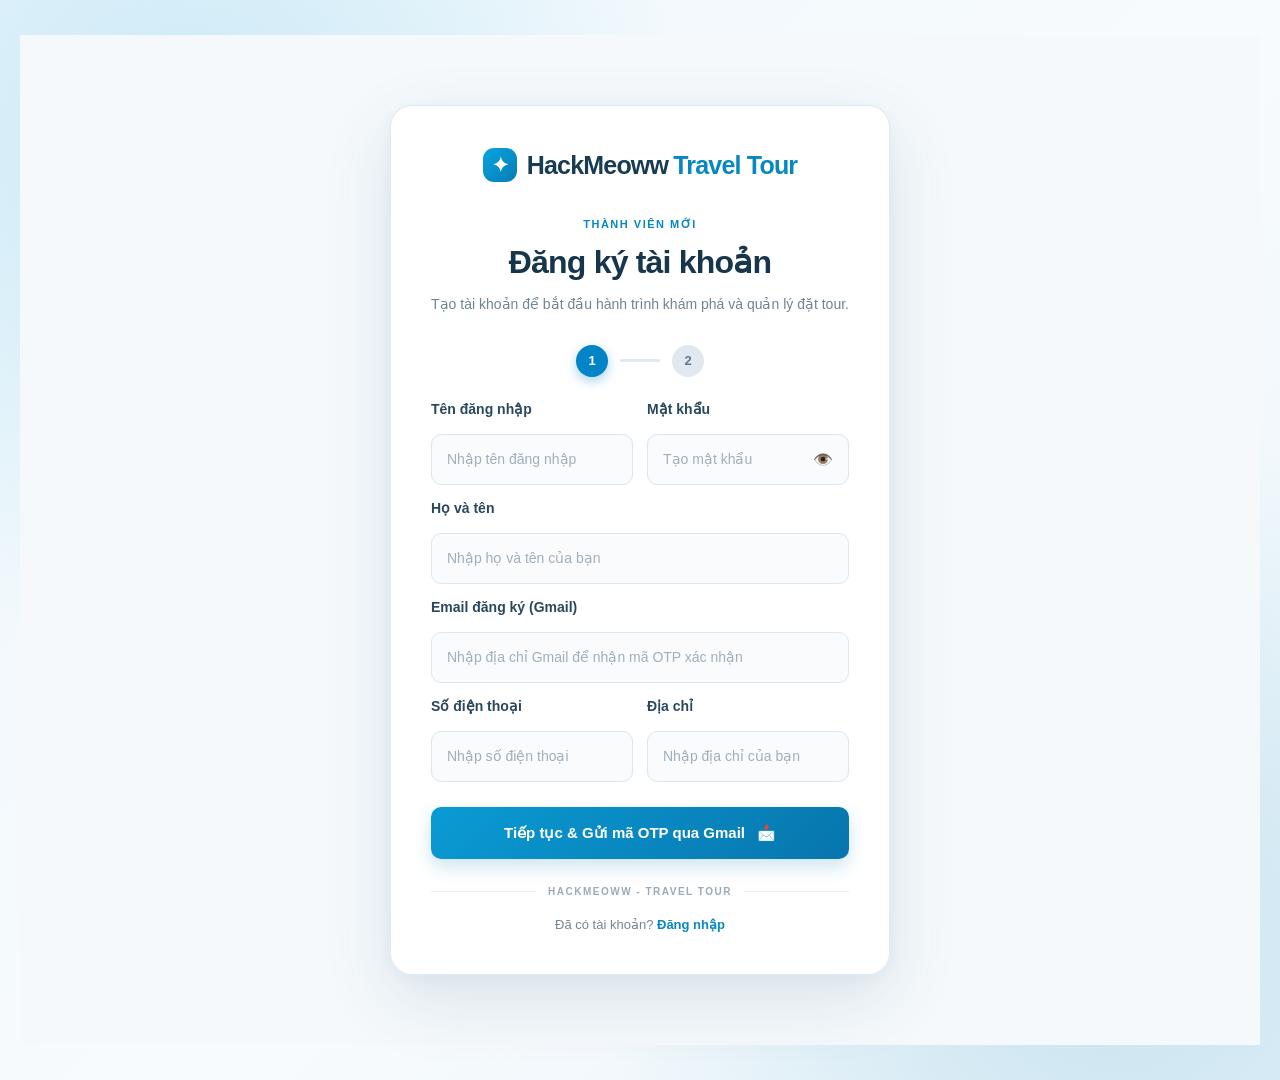
<file: pages/register.html>
<!DOCTYPE html>
<html lang="vi">

<head>
    <meta charset="UTF-8">
    <meta name="viewport" content="width=device-width, initial-scale=1.0">

    <title>Đăng ký - HackMeoww - Travel Tour</title>

    <link rel="stylesheet" href="../css/style.css">
    <style>
        .register-container {
            max-width: 500px !important;
        }

        .step-progress {
            display: flex;
            align-items: center;
            justify-content: center;
            gap: 12px;
            margin-bottom: 24px;
        }

        .step-dot {
            display: inline-flex;
            align-items: center;
            justify-content: center;
            width: 32px;
            height: 32px;
            border-radius: 50%;
            background: #e2e8f0;
            color: #64748b;
            font-size: 13px;
            font-weight: 700;
            transition: all 0.25s ease;
        }

        .step-dot.active {
            background: #0284c7;
            color: #ffffff;
            box-shadow: 0 4px 12px rgba(2, 132, 199, 0.35);
        }

        .step-dot.completed {
            background: #10b981;
            color: #ffffff;
        }

        .step-line {
            width: 40px;
            height: 3px;
            background: #e2e8f0;
            border-radius: 2px;
            transition: background 0.25s ease;
        }

        .step-line.active {
            background: #0284c7;
        }

        .auth-alert {
            padding: 12px 16px;
            border-radius: 10px;
            font-size: 13.5px;
            line-height: 1.5;
            margin-bottom: 20px;
            display: none;
            animation: fadeIn 0.3s ease;
        }

        .auth-alert.alert-error {
            display: flex;
            align-items: center;
            gap: 8px;
            background: #fef2f2;
            border: 1px solid #fecaca;
            color: #b91c1c;
        }

        .auth-alert.alert-success {
            display: flex;
            align-items: center;
            gap: 8px;
            background: #f0fdf4;
            border: 1px solid #bbf7d0;
            color: #15803d;
        }

        .auth-alert.alert-info {
            display: flex;
            align-items: center;
            gap: 8px;
            background: #f0f9ff;
            border: 1px solid #bae6fd;
            color: #0369a1;
        }

        .otp-display-box {
            background: #f8fafc;
            border: 2px dashed #0284c7;
            border-radius: 12px;
            padding: 14px 16px;
            margin-bottom: 20px;
            text-align: center;
        }

        .otp-display-code {
            display: inline-block;
            font-size: 26px;
            font-weight: 800;
            letter-spacing: 6px;
            color: #0284c7;
            margin: 6px 0;
            background: #ffffff;
            padding: 6px 20px;
            border-radius: 8px;
            border: 1px solid #e0f2fe;
            box-shadow: 0 2px 8px rgba(2, 132, 199, 0.12);
        }

        .btn-link-back {
            display: inline-flex;
            align-items: center;
            gap: 6px;
            background: none;
            border: none;
            color: #64748b;
            font-size: 13.5px;
            font-weight: 600;
            cursor: pointer;
            padding: 0;
            margin-top: 14px;
            text-align: center;
            width: 100%;
            justify-content: center;
        }

        .btn-link-back:hover {
            color: #0284c7;
            text-decoration: underline;
        }

        .password-input-wrap {
            position: relative;
        }

        .toggle-pwd-btn {
            position: absolute;
            right: 12px;
            top: 50%;
            transform: translateY(-50%);
            background: none;
            border: none;
            cursor: pointer;
            font-size: 16px;
            color: #94a3b8;
            padding: 4px;
            transition: color 0.2s;
        }

        .toggle-pwd-btn:hover {
            color: #0284c7;
        }

        .form-row-2 {
            display: grid;
            grid-template-columns: 1fr 1fr;
            gap: 14px;
        }

        @media (max-width: 480px) {
            .form-row-2 {
                grid-template-columns: 1fr;
            }
        }

        .resend-box {
            text-align: center;
            margin-top: 10px;
            font-size: 13px;
            color: #64748b;
        }

        .resend-btn {
            background: none;
            border: none;
            color: #0284c7;
            font-weight: 700;
            cursor: pointer;
            padding: 0 4px;
            font-size: 13px;
        }

        .resend-btn:disabled {
            color: #94a3b8;
            cursor: not-allowed;
            text-decoration: none;
        }

        .resend-btn:not(:disabled):hover {
            text-decoration: underline;
        }

        @keyframes fadeIn {
            from { opacity: 0; transform: translateY(-4px); }
            to { opacity: 1; transform: translateY(0); }
        }
    </style>
</head>

<body class="login-page">

    <main class="login-main">

        <section class="auth-page">

            <div class="auth-container register-container">

                <a href="../index.html" class="login-brand">
                    <span class="login-brand-icon">✦</span>
                    HackMeoww <span>Travel Tour</span>
                </a>

                <div class="login-heading">
                    <span class="login-eyebrow">THÀNH VIÊN MỚI</span>
                    <h1 id="pageTitle">Đăng ký tài khoản</h1>
                    <p class="auth-description" id="pageDescription">
                        Tạo tài khoản để bắt đầu hành trình khám phá và quản lý đặt tour.
                    </p>
                </div>

                <!-- THANH TIẾN TRÌNH CÁC BƯỚC -->
                <div class="step-progress">
                    <span class="step-dot active" id="dotStep1">1</span>
                    <span class="step-line" id="lineStep"></span>
                    <span class="step-dot" id="dotStep2">2</span>
                </div>

                <!-- HỘP THÔNG BÁO LỖI / THÀNH CÔNG -->
                <div id="alertBox" class="auth-alert"></div>

                <!-- ==========================================
                     BƯỚC 1: NHẬP THÔNG TIN TÀI KHOẢN ĐĂNG KÝ
                     ========================================== -->
                <form id="registerForm">

                    <div class="form-row-2">
                        <div class="form-group" style="margin-bottom: 15px;">
                            <label for="userName">Tên đăng nhập</label>
                            <input
                                type="text"
                                id="userName"
                                placeholder="Nhập tên đăng nhập"
                                autocomplete="username"
                                required
                            >
                        </div>

                        <div class="form-group" style="margin-bottom: 15px;">
                            <label for="password">Mật khẩu</label>
                            <div class="password-input-wrap">
                                <input
                                    type="password"
                                    id="password"
                                    placeholder="Tạo mật khẩu"
                                    autocomplete="new-password"
                                    required
                                >
                                <button type="button" class="toggle-pwd-btn" onclick="togglePasswordVisibility('password', this)" title="Ẩn/Hiện mật khẩu">👁️</button>
                            </div>
                        </div>
                    </div>

                    <div class="form-group" style="margin-bottom: 15px;">
                        <label for="fullName">Họ và tên</label>
                        <input
                            type="text"
                            id="fullName"
                            placeholder="Nhập họ và tên của bạn"
                            autocomplete="name"
                            required
                        >
                    </div>

                    <div class="form-group" style="margin-bottom: 15px;">
                        <label for="email">Email đăng ký (Gmail)</label>
                        <input
                            type="email"
                            id="email"
                            placeholder="Nhập địa chỉ Gmail để nhận mã OTP xác nhận"
                            autocomplete="email"
                            required
                        >
                    </div>

                    <div class="form-row-2">
                        <div class="form-group" style="margin-bottom: 15px;">
                            <label for="phone">Số điện thoại</label>
                            <input
                                type="tel"
                                id="phone"
                                placeholder="Nhập số điện thoại"
                                autocomplete="tel"
                                required
                            >
                        </div>

                        <div class="form-group" style="margin-bottom: 15px;">
                            <label for="address">Địa chỉ</label>
                            <input
                                type="text"
                                id="address"
                                placeholder="Nhập địa chỉ của bạn"
                                autocomplete="street-address"
                                required
                            >
                        </div>
                    </div>

                    <button type="submit" class="auth-button" id="btnSubmitStep1" style="margin-top: 10px;">
                        <span>Tiếp tục & Gửi mã OTP qua Gmail</span> <span aria-hidden="true">📩</span>
                    </button>

                </form>

                <!-- ==========================================
                     BƯỚC 2: NHẬP MÃ OTP GỬI VỀ GMAIL ĐỂ XÁC NHẬN
                     ========================================== -->
                <form id="otpConfirmForm" style="display: none;">

                    <!-- Hộp hiển thị mã OTP (nếu cần xem nhanh) -->
                    <div class="otp-display-box" id="otpDisplaySection">
                        <div style="font-size: 13px; color: #475569; font-weight: 600;">
                            🔐 Mã xác thực đăng ký (OTP) của bạn là:
                        </div>
                        <div class="otp-display-code" id="generatedOtp">000000</div>
                        <div style="font-size: 12px; color: #64748b;">
                            (Hệ thống tự động cấp mã xác nhận nhanh để bạn hoàn tất đăng ký)
                        </div>
                    </div>

                    <div class="form-group" style="margin-bottom: 20px;">
                        <label for="inputOtp">Mã xác thực OTP (6 chữ số)</label>
                        <input
                            type="text"
                            id="inputOtp"
                            placeholder="Nhập 6 chữ số mã xác thực"
                            maxlength="6"
                            style="text-align: center; font-size: 20px; letter-spacing: 5px; font-weight: 700;"
                            required
                        >
                    </div>

                    <button type="submit" class="auth-button" id="btnConfirmOtp">
                        <span>Hoàn tất đăng ký tài khoản</span> <span aria-hidden="true">✓</span>
                    </button>

                    <div class="resend-box">
                        Chưa nhận được mã?
                        <button type="button" class="resend-btn" id="btnResendOtp" onclick="resendRegistrationOtp()">Gửi lại mã</button>
                        <span id="resendCountdown"></span>
                    </div>

                    <button type="button" class="btn-link-back" onclick="backToStep1()">
                        ← Quay lại chỉnh sửa thông tin
                    </button>
                </form>

                <!-- ==========================================
                     MÀN HÌNH HOÀN TẤT ĐĂNG KÝ THÀNH CÔNG
                     ========================================== -->
                <div id="successSection" style="display: none; text-align: center; padding: 20px 0;">
                    <div style="width: 70px; height: 70px; border-radius: 50%; background: #dcfce7; color: #16a34a; font-size: 36px; display: inline-flex; align-items: center; justify-content: center; margin-bottom: 16px; box-shadow: 0 4px 14px rgba(22, 163, 74, 0.2);">
                        ✓
                    </div>
                    <h2 style="font-size: 22px; color: #0f172a; margin-bottom: 8px;">Đăng ký tài khoản thành công!</h2>
                    <p style="color: #64748b; font-size: 14px; margin-bottom: 24px; line-height: 1.5;">
                        Chào mừng bạn gia nhập <strong>HackMeoww Travel Tour</strong>! Tài khoản của bạn đã được kích hoạt thành công. Đang chuyển hướng về trang đăng nhập...
                    </p>
                    <a href="login.html" class="auth-button" style="text-decoration: none;">
                        Đăng nhập ngay <span aria-hidden="true">→</span>
                    </a>
                </div>

                <div class="login-divider">
                    <span></span>
                    <span>HACKMEOWW - TRAVEL TOUR</span>
                    <span></span>
                </div>

                <p class="auth-footer">
                    Đã có tài khoản?
                    <a href="login.html">Đăng nhập</a>
                </p>

            </div>

        </section>

    </main>

    <script src="../js/api.js"></script>

    <script>
        // Dữ liệu đăng ký tạm thời đang chờ xác thực OTP
        let registrationData = {
            userName: "",
            password: "",
            fullName: "",
            email: "",
            phone: "",
            address: "",
            otpCode: ""
        };

        let resendTimer = null;
        let countdownSec = 30;

        const alertBox = document.getElementById("alertBox");
        const registerForm = document.getElementById("registerForm");
        const otpConfirmForm = document.getElementById("otpConfirmForm");
        const successSection = document.getElementById("successSection");

        const dotStep1 = document.getElementById("dotStep1");
        const dotStep2 = document.getElementById("dotStep2");
        const lineStep = document.getElementById("lineStep");

        const pageTitle = document.getElementById("pageTitle");
        const pageDescription = document.getElementById("pageDescription");

        function showAlert(message, type = "error") {
            alertBox.className = `auth-alert alert-${type}`;
            const icon = type === "error" ? "⚠️" : type === "success" ? "✅" : "ℹ️";
            alertBox.innerHTML = `<span>${icon}</span> <span>${message}</span>`;
            alertBox.style.display = "flex";
        }

        function hideAlert() {
            alertBox.style.display = "none";
        }

        function togglePasswordVisibility(inputId, btn) {
            const input = document.getElementById(inputId);
            if (!input) return;
            if (input.type === "password") {
                input.type = "text";
                btn.textContent = "🙈";
            } else {
                input.type = "password";
                btn.textContent = "👁️";
            }
        }

        // ==========================================
        // BƯỚC 1: KIỂM TRA THÔNG TIN & GỬI MÃ OTP VỀ GMAIL
        // ==========================================
        registerForm.addEventListener("submit", async function (e) {
            e.preventDefault();
            hideAlert();

            const userName = document.getElementById("userName").value.trim();
            const password = document.getElementById("password").value;
            const fullName = document.getElementById("fullName").value.trim();
            const email = document.getElementById("email").value.trim();
            const phone = document.getElementById("phone").value.trim();
            const address = document.getElementById("address").value.trim();

            if (!userName || !password || !fullName || !email) {
                showAlert("Vui lòng điền đầy đủ các thông tin bắt buộc!");
                return;
            }

            if (password.length < 4) {
                showAlert("Mật khẩu phải có độ dài từ 4 ký tự trở lên!");
                return;
            }

            const btnSubmit = document.getElementById("btnSubmitStep1");
            btnSubmit.disabled = true;
            btnSubmit.innerHTML = `<span>Đang gửi mã OTP về Gmail...</span>`;

            try {
                const response = await fetch(`${API_BASE_URL}/Auth/register-send-otp`, {
                    method: "POST",
                    headers: {
                        "Content-Type": "application/json"
                    },
                    body: JSON.stringify({
                        username: userName,
                        email: email,
                        fullName: fullName
                    })
                });

                const data = await response.json();

                if (!response.ok) {
                    throw new Error(data.message || "Không thể gửi mã xác nhận đến email này.");
                }

                // Lưu dữ liệu form vào state
                registrationData = {
                    userName,
                    password,
                    fullName,
                    email,
                    phone,
                    address,
                    otpCode: data.otpCode
                };

                // Chuyển sang Bước 2 nhập OTP
                goToStep2(data.emailSent);

            } catch (err) {
                showAlert(err.message, "error");
            } finally {
                btnSubmit.disabled = false;
                btnSubmit.innerHTML = `<span>Tiếp tục & Gửi mã OTP qua Gmail</span> <span aria-hidden="true">📩</span>`;
            }
        });

        function goToStep2(emailSent) {
            registerForm.style.display = "none";
            otpConfirmForm.style.display = "block";

            // Cập nhật giao diện tiến trình
            dotStep1.classList.remove("active");
            dotStep1.classList.add("completed");
            dotStep1.innerHTML = "✓";
            lineStep.classList.add("active");
            dotStep2.classList.add("active");

            pageTitle.textContent = "Xác nhận mã OTP";
            pageDescription.textContent = `Mã xác thực đăng ký đã gửi đến: ${registrationData.email}`;

            document.getElementById("generatedOtp").textContent = registrationData.otpCode;
            document.getElementById("inputOtp").value = registrationData.otpCode; // Tự động điền hỗ trợ trải nghiệm nhanh

            if (emailSent) {
                showAlert(`Mã xác thực OTP đã được gửi về Gmail: ${registrationData.email}. Vui lòng kiểm tra hộp thư đến của bạn!`, "success");
            } else {
                showAlert(`Đã tạo mã OTP xác nhận cho tài khoản: ${registrationData.email}. Nhập mã bên dưới để hoàn tất.`, "info");
            }

            startResendCountdown();
        }

        function backToStep1() {
            hideAlert();
            if (resendTimer) clearInterval(resendTimer);

            otpConfirmForm.style.display = "none";
            registerForm.style.display = "block";

            dotStep1.classList.add("active");
            dotStep1.classList.remove("completed");
            dotStep1.innerHTML = "1";
            lineStep.classList.remove("active");
            dotStep2.classList.remove("active");

            pageTitle.textContent = "Đăng ký tài khoản";
            pageDescription.textContent = "Tạo tài khoản để bắt đầu hành trình khám phá và quản lý đặt tour.";
        }

        function startResendCountdown() {
            const btnResend = document.getElementById("btnResendOtp");
            const countdownSpan = document.getElementById("resendCountdown");
            countdownSec = 30;
            btnResend.disabled = true;
            countdownSpan.textContent = `(${countdownSec}s)`;

            if (resendTimer) clearInterval(resendTimer);
            resendTimer = setInterval(() => {
                countdownSec--;
                if (countdownSec <= 0) {
                    clearInterval(resendTimer);
                    btnResend.disabled = false;
                    countdownSpan.textContent = "";
                } else {
                    countdownSpan.textContent = `(${countdownSec}s)`;
                }
            }, 1000);
        }

        async function resendRegistrationOtp() {
            hideAlert();
            const btnResend = document.getElementById("btnResendOtp");
            btnResend.disabled = true;

            try {
                const response = await fetch(`${API_BASE_URL}/Auth/register-send-otp`, {
                    method: "POST",
                    headers: { "Content-Type": "application/json" },
                    body: JSON.stringify({
                        username: registrationData.userName,
                        email: registrationData.email,
                        fullName: registrationData.fullName
                    })
                });

                const data = await response.json();
                if (!response.ok) throw new Error(data.message || "Gửi lại mã OTP thất bại.");

                registrationData.otpCode = data.otpCode;
                document.getElementById("generatedOtp").textContent = data.otpCode;
                document.getElementById("inputOtp").value = data.otpCode;

                showAlert("Đã gửi lại mã OTP đăng ký thành công!", "success");
                startResendCountdown();
            } catch (err) {
                showAlert(err.message, "error");
                btnResend.disabled = false;
            }
        }

        // ==========================================
        // BƯỚC 2: XÁC THỰC MÃ OTP & TẠO TÀI KHOẢN
        // ==========================================
        otpConfirmForm.addEventListener("submit", async function (e) {
            e.preventDefault();
            hideAlert();

            const inputOtp = document.getElementById("inputOtp").value.trim();

            if (inputOtp !== registrationData.otpCode) {
                showAlert("Mã xác thực OTP không chính xác. Vui lòng kiểm tra lại!", "error");
                return;
            }

            const btnConfirm = document.getElementById("btnConfirmOtp");
            btnConfirm.disabled = true;
            btnConfirm.innerHTML = `<span>Đang kích hoạt tài khoản...</span>`;

            try {
                const response = await fetch(`${API_BASE_URL}/Auth/register`, {
                    method: "POST",
                    headers: {
                        "Content-Type": "application/json"
                    },
                    body: JSON.stringify({
                        userName: registrationData.userName,
                        passWord: registrationData.password,
                        fullName: registrationData.fullName,
                        email: registrationData.email,
                        phone: registrationData.phone,
                        address: registrationData.address
                    })
                });

                const data = await response.json();

                if (!response.ok) {
                    throw new Error(data.message || "Đăng ký thất bại. Vui lòng thử lại.");
                }

                // Chuyển sang màn hình thành công
                if (resendTimer) clearInterval(resendTimer);
                otpConfirmForm.style.display = "none";
                document.querySelector(".step-progress").style.display = "none";
                hideAlert();
                successSection.style.display = "block";

                pageTitle.textContent = "Hoàn tất!";
                pageDescription.textContent = "Tài khoản của bạn đã được kích hoạt thành công.";

                // Tự động chuyển hướng về trang đăng nhập sau 3 giây
                setTimeout(() => {
                    window.location.href = "login.html";
                }, 3000);

            } catch (err) {
                showAlert(err.message, "error");
                btnConfirm.disabled = false;
                btnConfirm.innerHTML = `<span>Hoàn tất đăng ký tài khoản</span> <span aria-hidden="true">✓</span>`;
            }
        });
    </script>

</body>

</html>
</file>
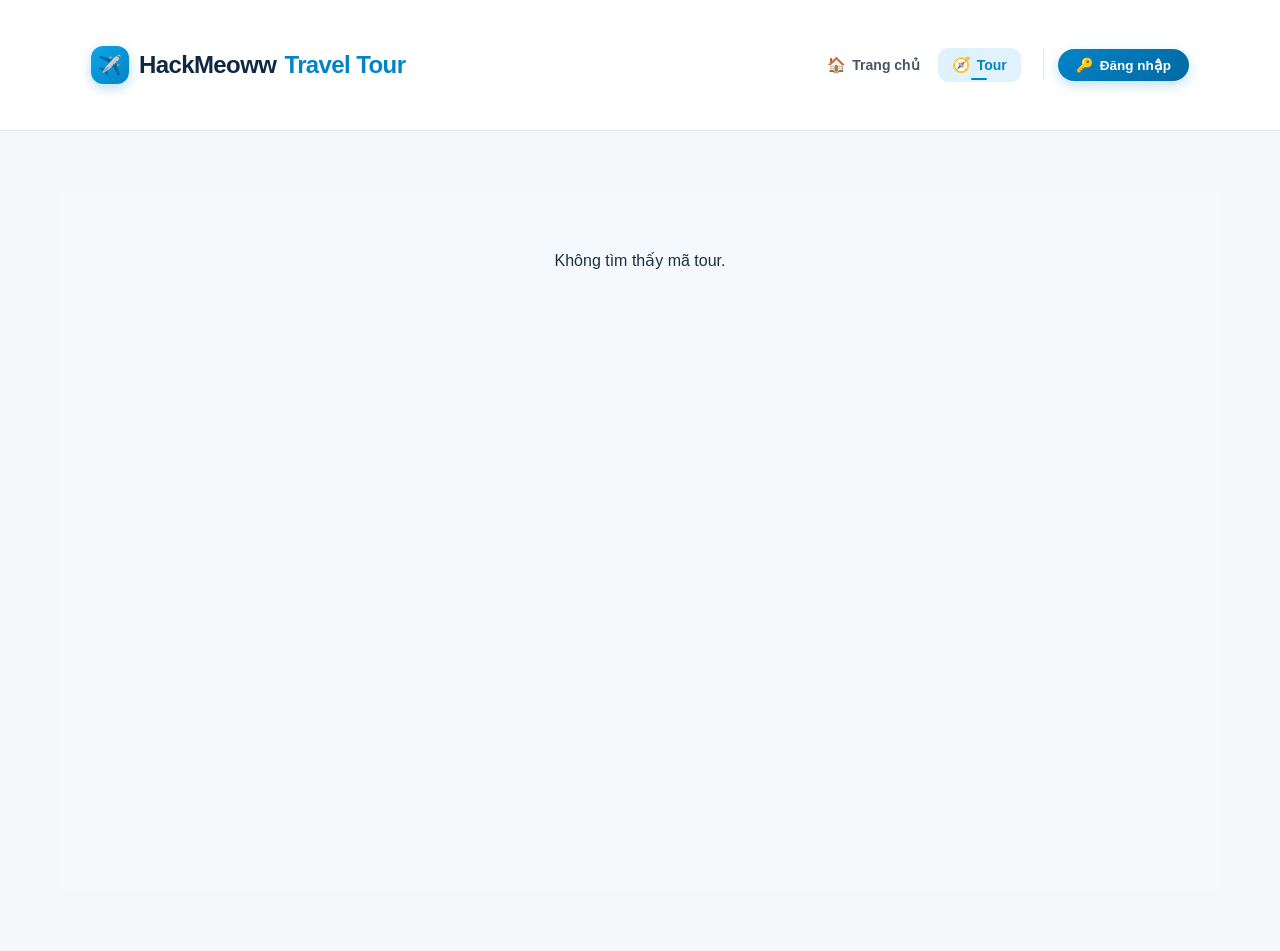
<file: pages/tour-detail.html>
<!DOCTYPE html>
<html lang="vi">

<head>
    <meta charset="UTF-8">
    <meta name="viewport" content="width=device-width, initial-scale=1.0">

    <title>Chi tiết Tour - HackMeoww - Travel Tour</title>

    <link rel="stylesheet" href="../css/style.css">
</head>

<body>

    <!-- Header -->
    <header class="header">
        <div class="container navbar">
            <a href="../index.html" class="logo">HackMeoww - Travel Tour</a>

            <nav class="menu">
                <a href="../index.html" data-nav="home">Trang chủ</a>
                <a href="tours.html" data-nav="tours">Tour</a>
                <a href="login.html" data-nav="login" id="loginLink">Đăng nhập</a>
            </nav>
        </div>
    </header>


    <!-- Chi tiết tour -->
    <main>

        <section class="tour-detail">

            <div class="container">

                <div id="tourDetail">

                    <p>Đang tải thông tin tour...</p>

                </div>

            </div>

        </section>

    </main>


    <script src="../js/api.js"></script>

    <script>

        // Lấy tourId từ URL
        const params = new URLSearchParams(window.location.search);
        const tourId = params.get("id");


        async function loadTourDetail() {

            const tourDetail = document.getElementById("tourDetail");

            if (!tourId) {

                tourDetail.innerHTML = `
                    <p>Không tìm thấy mã tour.</p>
                `;

                return;
            }


            try {

                // =========================
                // 1. Lấy thông tin Tour
                // =========================

                const tourResponse = await fetch(
                    `${API_BASE_URL}/Tour/${tourId}`
                );


                if (!tourResponse.ok) {

                    throw new Error("Không tìm thấy tour");

                }


                const tour = await tourResponse.json();


                // =========================
                // 2. Lấy lịch trình
                // =========================

                const itineraryResponse = await fetch(
                    `${API_BASE_URL}/Itinerary`
                );


                if (!itineraryResponse.ok) {

                    throw new Error("Không thể tải lịch trình");

                }


                const itineraries = await itineraryResponse.json();


                // Chỉ lấy lịch trình của tour hiện tại
                const tourItineraries = itineraries
                    .filter(item => item.tourId == tour.tourId)
                    .sort((a, b) => a.dayNumber - b.dayNumber);


                // =========================
                // 3. Tạo HTML lịch trình
                // =========================

                let itineraryHTML = "";


                if (tourItineraries.length === 0) {

                    itineraryHTML = `
                        <p>
                            Tour chưa có lịch trình.
                        </p>
                    `;

                }
                else {

                    itineraryHTML = tourItineraries.map(item => `

                        <div class="day">

                            <h3>
                                Ngày ${item.dayNumber}
                            </h3>

                            <p>
                                ${item.description}
                            </p>

                        </div>

                    `).join("");

                }


                // Tạo bản đồ vị trí tour
let mapHTML = "";

if (
    tour.latitude != null &&
    tour.longitude != null &&
    Number.isFinite(Number(tour.latitude)) &&
    Number.isFinite(Number(tour.longitude))
) {
    const latitude = Number(tour.latitude);
    const longitude = Number(tour.longitude);

    mapHTML = `
        <div class="tour-map">
            <h2>Vị trí Tour</h2>
            <iframe
                src="https://maps.google.com/maps?q=${latitude},${longitude}&z=12&output=embed"
                width="100%"
                height="350"
                style="border: 0;"
                loading="lazy"
                allowfullscreen
                referrerpolicy="no-referrer-when-downgrade"
                title="Bản đồ vị trí tour">
            </iframe>
        </div>
    `;
} else {
    mapHTML = `
        <div class="tour-map">
            <h2>Vị trí Tour</h2>
            <p>Tour chưa có tọa độ để hiển thị bản đồ.</p>
        </div>
    `;
}
                // =========================
                // 4. Hiển thị Tour
                // =========================

                tourDetail.innerHTML = `

                    <div class="detail-image">

                        <span>
                            ${tour.destination}
                        </span>

                    </div>


                    <div class="detail-content">

                        <div class="detail-main">

                            <h1>
                                ${tour.tourName}
                            </h1>


                            <p class="detail-location">
                                📍 ${tour.destination}
                            </p>


                            <div class="tour-meta">

                                <span>
                                    ⏱ ${tour.duration} ngày
                                </span>

                                <span>
                                    👥 Đặt tour online
                                </span>

                            </div>


                            <h2>
                                Giới thiệu
                            </h2>


                            <p>
                                ${tour.description}
                            </p>


                            <h2>
                                Lịch trình
                            </h2>


                            
                            <div class="itinerary">
    ${itineraryHTML}
</div>
${mapHTML}
<!-- Đánh giá Tour -->
<div class="tour-reviews">
    <h2>Đánh giá Tour</h2>

    <div id="reviewList">
        <p>Đang tải đánh giá...</p>
    </div>

    <div id="reviewForm" style="display: none;">
        <h3>Viết đánh giá của bạn</h3>

        <label for="reviewRating">Số sao</label>
        <select id="reviewRating">
            <option value="5">5 sao</option>
            <option value="4">4 sao</option>
            <option value="3">3 sao</option>
            <option value="2">2 sao</option>
            <option value="1">1 sao</option>
        </select>

        <label for="reviewComment">Nội dung đánh giá</label>
        <textarea
            id="reviewComment"
            rows="4"
            placeholder="Chia sẻ trải nghiệm của bạn..."
        ></textarea>

        <button
            type="button"
            onclick="submitReview()"
        >
            Gửi đánh giá
        </button>
    </div>

    <p id="reviewMessage"></p>
</div>

                        </div>


                        <!-- Thông tin đặt tour -->
                        <div class="booking-card">

                            <h2>
                                Thông tin Tour
                            </h2>


                            <p>
                                Giá tour
                            </p>


                            <strong>
                                ${Number(tour.price).toLocaleString("vi-VN")} VNĐ
                            </strong>


                            <p>
                                Thời gian
                            </p>


                            <span>
                                ${tour.duration} ngày
                            </span>


                            <button
                                class="booking-button"
                                onclick="bookingTour(${tour.tourId})">

                                Đặt tour

                            </button>

                        </div>

                    </div>

                `;

                // Khởi tạo form đánh giá và tải danh sách đánh giá sau khi DOM đã được render
                setupReviewForm();
                await loadReviews();

            }
            catch (error) {

                console.error(error);

                tourDetail.innerHTML = `
                    <p>
                        Không thể tải thông tin tour hoặc lịch trình.
                    </p>
                `;

            }

        }


        // =========================
        // Chuyển sang đặt tour
        // =========================

        function bookingTour(tourId) {
    const token = localStorage.getItem("token");
    const userData = localStorage.getItem("user");

    if (!token || !userData) {
        alert("Vui lòng đăng nhập trước khi đặt tour.");
        window.location.href = "login.html";
        return;
    }

    try {
        const user = JSON.parse(userData);

        if (user.role !== "Customer") {
            alert("Chỉ tài khoản khách hàng mới được đặt tour.");
            return;
        }

        window.location.href = `booking.html?tourId=${tourId}`;
    } catch (error) {
        alert("Thông tin đăng nhập không hợp lệ. Vui lòng đăng nhập lại.");
        localStorage.removeItem("token");
        localStorage.removeItem("user");
        window.location.href = "login.html";
    }
}


        // =========================
        // ĐÁNH GIÁ TOUR
        // =========================

        function getCurrentUser() {
            try {
                return JSON.parse(localStorage.getItem("user") || "null");
            } catch {
                return null;
            }
        }

        function escapeReviewText(value) {
            return String(value).replace(/[&<>"']/g, character => ({
                "&": "&amp;",
                "<": "&lt;",
                ">": "&gt;",
                '"': "&quot;",
                "'": "&#39;"
            })[character]);
        }

        async function loadReviews() {
            const reviewList = document.getElementById("reviewList");
            if (!reviewList) return;

            if (!tourId) {
                reviewList.innerHTML = "<p>Không tìm thấy mã tour.</p>";
                return;
            }

            try {
                // Tải danh sách đánh giá và danh sách khách hàng để hiển thị tên
                const [reviewResponse, customerResponse] = await Promise.all([
                    fetch(`${API_BASE_URL}/Review`),
                    fetch(`${API_BASE_URL}/Customer`).catch(() => null)
                ]);

                if (!reviewResponse.ok) {
                    throw new Error("Không thể tải danh sách đánh giá.");
                }

                const reviews = await reviewResponse.json();

                // Tạo map CustomerId -> FullName
                const customerMap = new Map();
                if (customerResponse && customerResponse.ok) {
                    try {
                        const customers = await customerResponse.json();
                        customers.forEach(c => {
                            if (c.customerId) {
                                customerMap.set(c.customerId, c.fullName || "Khách hàng");
                            }
                        });
                    } catch (e) {
                        console.warn("Lỗi đọc danh sách khách hàng:", e);
                    }
                }

                const tourReviews = reviews
                    .filter(review => Number(review.tourId) === Number(tourId))
                    .sort((a, b) => new Date(b.createdAt) - new Date(a.createdAt));

                if (tourReviews.length === 0) {
                    reviewList.innerHTML = "<p style='color: #64748b; font-style: italic;'>Chưa có đánh giá nào cho tour này. Hãy là người đầu tiên đánh giá!</p>";
                    return;
                }

                reviewList.innerHTML = tourReviews.map(review => {
                    const rating = Math.max(
                        0,
                        Math.min(5, Number(review.rating) || 0)
                    );
                    const authorName = customerMap.get(review.customerId) || "Khách hàng";
                    const dateFormatted = review.createdAt
                        ? new Date(review.createdAt).toLocaleDateString("vi-VN", {
                            day: "2-digit",
                            month: "2-digit",
                            year: "numeric"
                        })
                        : "";

                    return `
                        <div class="review-item">
                            <div style="display: flex; justify-content: space-between; align-items: center; margin-bottom: 6px;">
                                <strong style="color: #1e293b;">${escapeReviewText(authorName)}</strong>
                                <small style="color: #64748b;">${dateFormatted}</small>
                            </div>
                            <p class="review-stars">
                                ${"★".repeat(rating)}${"☆".repeat(5 - rating)}
                            </p>
                            <p style="margin-top: 6px; color: #334155; line-height: 1.5;">${escapeReviewText(review.comment || "")}</p>
                        </div>
                    `;
                }).join("");

            } catch (error) {
                console.error("Lỗi khi tải đánh giá:", error);
                reviewList.innerHTML = "<p style='color: #dc2626;'>Không thể tải danh sách đánh giá vào lúc này.</p>";
            }
        }

        function setupReviewForm() {
            const user = getCurrentUser();
            const token = localStorage.getItem("token");

            const form = document.getElementById("reviewForm");
            const message = document.getElementById("reviewMessage");

            if (!form) return;

            if (user && token) {
                form.style.display = "block";
                if (message) message.textContent = "";
            } else {
                form.style.display = "none";
                if (message) {
                    message.innerHTML = `Vui lòng <a href="login.html" style="color: #087db5; font-weight: 600; text-decoration: underline;">đăng nhập</a> để viết đánh giá.`;
                }
            }
        }

        async function submitReview() {
            const user = getCurrentUser();
            const token = localStorage.getItem("token");
            const ratingSelect = document.getElementById("reviewRating");
            const commentInput = document.getElementById("reviewComment");
            const reviewMessage = document.getElementById("reviewMessage");
            const submitBtn = document.querySelector("#reviewForm button");

            if (reviewMessage) {
                reviewMessage.textContent = "";
                reviewMessage.style.color = "#dc2626";
            }

            if (!token || !user) {
                if (reviewMessage) reviewMessage.textContent = "Vui lòng đăng nhập trước khi đánh giá.";
                return;
            }

            const comment = commentInput ? commentInput.value.trim() : "";
            const rating = Number(ratingSelect ? ratingSelect.value : 5);

            if (!comment) {
                if (reviewMessage) reviewMessage.textContent = "Vui lòng nhập nội dung đánh giá.";
                return;
            }

            if (rating < 1 || rating > 5) {
                if (reviewMessage) reviewMessage.textContent = "Số sao phải từ 1 đến 5.";
                return;
            }

            if (submitBtn) {
                submitBtn.disabled = true;
                submitBtn.textContent = "Đang gửi...";
            }

            try {
                let customerId = user.customerId;

                if (!customerId) {
                    const customerResponse = await fetch(
                        `${API_BASE_URL}/Customer`,
                        {
                            headers: {
                                "Authorization": `Bearer ${token}`
                            }
                        }
                    );

                    if (!customerResponse.ok) {
                        throw new Error("Không thể lấy thông tin khách hàng.");
                    }

                    const customers = await customerResponse.json();

                    const customer = customers.find(
                        item => Number(item.userId) === Number(user.userId)
                    );

                    if (!customer) {
                        // Tự động tạo hồ sơ khách hàng nếu tài khoản chưa có
                        const createCustomerRes = await fetch(`${API_BASE_URL}/Customer`, {
                            method: "POST",
                            headers: {
                                "Content-Type": "application/json",
                                "Authorization": `Bearer ${token}`
                            },
                            body: JSON.stringify({
                                userId: Number(user.userId),
                                fullName: user.userName || "Khách hàng",
                                phone: "",
                                email: "",
                                address: ""
                            })
                        });

                        if (createCustomerRes.ok) {
                            const newCust = await createCustomerRes.json();
                            customerId = newCust.customerId;
                        } else {
                            throw new Error("Không tìm thấy hồ sơ khách hàng của tài khoản này.");
                        }
                    } else {
                        customerId = customer.customerId;
                    }

                    user.customerId = customerId;
                    localStorage.setItem("user", JSON.stringify(user));
                }

                const response = await fetch(`${API_BASE_URL}/Review`, {
                    method: "POST",
                    headers: {
                        "Content-Type": "application/json",
                        "Authorization": `Bearer ${token}`
                    },
                    body: JSON.stringify({
                        tourId: Number(tourId),
                        customerId: Number(customerId),
                        rating: rating,
                        comment: comment,
                        createdAt: new Date().toISOString()
                    })
                });

                if (!response.ok) {
                    const errData = await response.json().catch(() => null);
                    throw new Error(errData?.message || `Gửi đánh giá thất bại: HTTP ${response.status}`);
                }

                if (commentInput) commentInput.value = "";
                if (ratingSelect) ratingSelect.value = "5";

                if (reviewMessage) {
                    reviewMessage.style.color = "#16a34a";
                    reviewMessage.textContent = "Gửi đánh giá thành công! Cảm ơn bạn.";
                }

                await loadReviews();

            } catch (error) {
                console.error("Lỗi khi gửi đánh giá:", error);
                if (reviewMessage) {
                    reviewMessage.style.color = "#dc2626";
                    reviewMessage.textContent = error.message || "Có lỗi xảy ra khi gửi đánh giá.";
                }
            } finally {
                if (submitBtn) {
                    submitBtn.disabled = false;
                    submitBtn.textContent = "Gửi đánh giá";
                }
            }
        }

        // Khởi chạy tải dữ liệu tour
        loadTourDetail();
    </script>

    <script src="../js/navbar.js"></script>
</body>

</html>
</file>
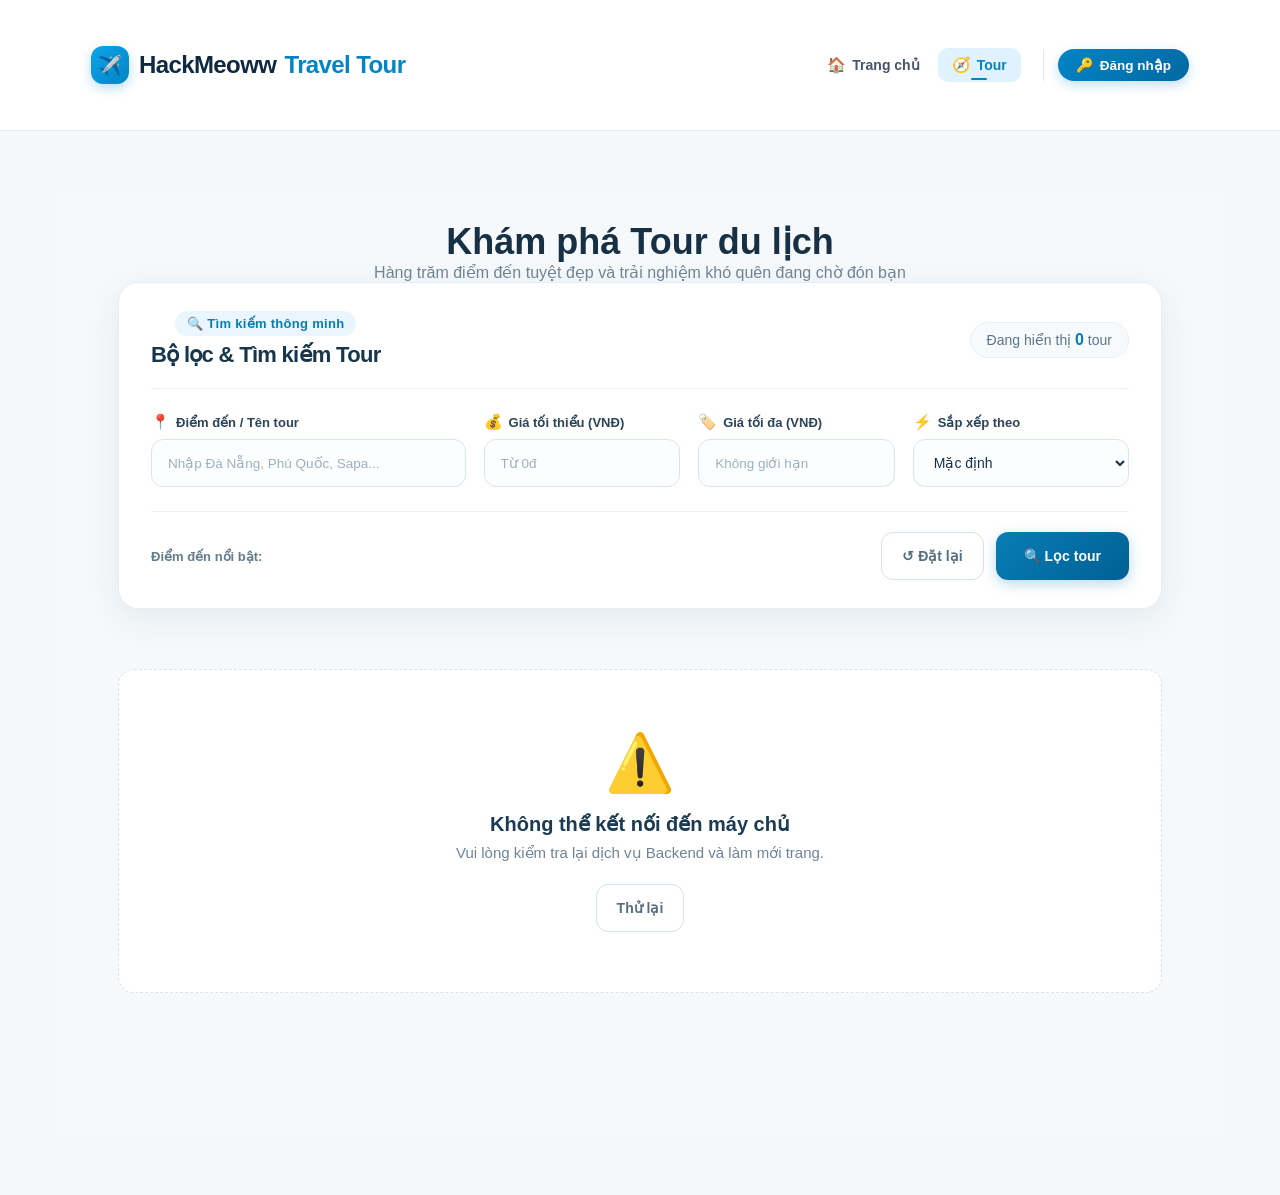
<file: pages/tours.html>
<!DOCTYPE html>
<html lang="vi">

<head>
    <meta charset="UTF-8">
    <meta name="viewport" content="width=device-width, initial-scale=1.0">

    <title>Danh sách Tour - HackMeoww - Travel Tour</title>

    <link rel="stylesheet" href="../css/style.css">
</head>

<body>

    <!-- Header -->
    <header class="header">
        <div class="container navbar">
            <a href="../index.html" class="logo">HackMeoww - Travel Tour</a>

            <nav class="menu">
                <a href="../index.html" data-nav="home">Trang chủ</a>
                <a href="tours.html" data-nav="tours">Tour</a>
                <a href="login.html" data-nav="login" id="loginLink">Đăng nhập</a>
            </nav>
        </div>
    </header>


    <!-- Danh sách tour -->
    <main>

        <section class="tour-page">

            <div class="container">

                <div class="section-title">
                    <h1>Khám phá Tour du lịch</h1>
                    <p>Hàng trăm điểm đến tuyệt đẹp và trải nghiệm khó quên đang chờ đón bạn</p>
                <!-- Banner nhắc nhở Admin chuyển sang trang Quản trị Tour -->
                <div id="adminNoticeBanner" style="display: none; justify-content: space-between; align-items: center; background: #e0f2fe; border: 1px solid #7dd3fc; padding: 14px 20px; border-radius: 14px; margin-bottom: 24px; box-shadow: 0 4px 12px rgba(2, 132, 199, 0.08);">
                    <div style="display: flex; align-items: center; gap: 12px;">
                        <span style="font-size: 24px;">⚙️</span>
                        <div>
                            <strong style="color: #0369a1; font-size: 14.5px;">Bạn đang đăng nhập với tư cách Quản trị viên (Admin)</strong>
                            <div style="font-size: 13px; color: #475569;">Bạn có toàn quyền thêm mới tour, cập nhật bảng giá, sửa thời lượng hoặc xóa các tour trên hệ thống.</div>
                        </div>
                    </div>
                    <a href="admin-tours.html" class="btn-action-sm btn-edit" style="text-decoration: none; padding: 9px 18px; font-size: 13.5px; border-radius: 9px; white-space: nowrap;">
                        🧭 Mở Quản lý Tour →
                    </a>
                </div>

                <!-- Bộ lọc và tìm kiếm tour hiện đại -->
                <div class="tour-filter-card">
                    <div class="tour-filter-header">
                        <div class="filter-header-left">
                            <span class="filter-badge">🔍 Tìm kiếm thông minh</span>
                            <h2>Bộ lọc & Tìm kiếm Tour</h2>
                        </div>
                        <div class="filter-stats" id="filterStats">
                            Đang hiển thị <strong id="tourCount">0</strong> tour
                        </div>
                    </div>

                    <form class="tour-filter-form" id="tourFilterForm" onsubmit="event.preventDefault(); filterTours();">
                        <div class="filter-grid">
                            <!-- Ô tìm kiếm điểm đến hoặc tên tour -->
                            <div class="filter-field">
                                <label for="searchDestination">
                                    <span class="field-icon">📍</span> Điểm đến / Tên tour
                                </label>
                                <div class="input-wrapper">
                                    <input
                                        type="text"
                                        id="searchDestination"
                                        placeholder="Nhập Đà Nẵng, Phú Quốc, Sapa..."
                                        autocomplete="off"
                                    >
                                    <button type="button" class="btn-clear-input" id="btnClearKeyword" title="Xóa từ khóa" style="display: none;">✕</button>
                                </div>
                            </div>

                            <!-- Giá từ -->
                            <div class="filter-field">
                                <label for="minPrice">
                                    <span class="field-icon">💰</span> Giá tối thiểu (VNĐ)
                                </label>
                                <div class="input-wrapper">
                                    <input
                                        type="number"
                                        id="minPrice"
                                        placeholder="Từ 0đ"
                                        min="0"
                                        step="100000"
                                    >
                                </div>
                            </div>

                            <!-- Đến giá -->
                            <div class="filter-field">
                                <label for="maxPrice">
                                    <span class="field-icon">🏷️</span> Giá tối đa (VNĐ)
                                </label>
                                <div class="input-wrapper">
                                    <input
                                        type="number"
                                        id="maxPrice"
                                        placeholder="Không giới hạn"
                                        min="0"
                                        step="100000"
                                    >
                                </div>
                            </div>

                            <!-- Sắp xếp -->
                            <div class="filter-field">
                                <label for="sortBy">
                                    <span class="field-icon">⚡</span> Sắp xếp theo
                                </label>
                                <div class="input-wrapper">
                                    <select id="sortBy" onchange="filterTours()">
                                        <option value="default">Mặc định</option>
                                        <option value="price-asc">Giá: Thấp → Cao</option>
                                        <option value="price-desc">Giá: Cao → Thấp</option>
                                        <option value="name-asc">Tên: A → Z</option>
                                        <option value="duration-desc">Thời gian dài nhất</option>
                                    </select>
                                </div>
                            </div>
                        </div>

                        <!-- Gợi ý nhanh & Hành động -->
                        <div class="filter-footer">
                            <div class="quick-destinations" id="quickDestinations">
                                <span class="quick-label">Điểm đến nổi bật:</span>
                            </div>

                            <div class="filter-actions">
                                <button type="button" class="btn-reset" onclick="resetFilter()">
                                    ↺ Đặt lại
                                </button>
                                <button type="submit" class="btn-search">
                                    🔍 Lọc tour
                                </button>
                            </div>
                        </div>
                    </form>
                </div>


                <!-- Danh sách Tour -->
                <div class="tour-list" id="tourList">
                    <p>Đang tải danh sách tour...</p>
                </div>

            </div>

        </section>

    </main>


    <!-- JavaScript -->
    <script src="../js/api.js"></script>

    <script>
        let allTours = [];
        let currentFilteredTours = [];
        const PAGE_SIZE = 24;
        let visibleCount = PAGE_SIZE;
        let activeQuickChip = "all";
        let debounceTimer = null;

        // Bỏ dấu tiếng Việt để tìm kiếm linh hoạt có/không dấu
        function removeVietnameseTones(str) {
            if (!str) return "";
            str = str.toLowerCase();
            str = str.replace(/à|á|ạ|ả|ã|â|ầ|ấ|ậ|ẩ|ẫ|ă|ằ|ắ|ặ|ẳ|ẵ/g, "a");
            str = str.replace(/è|é|ẹ|ẻ|ẽ|ê|ề|ế|ệ|ể|ễ/g, "e");
            str = str.replace(/ì|í|ị|ỉ|ĩ/g, "i");
            str = str.replace(/ò|ó|ọ|ỏ|õ|ô|ồ|ố|ộ|ổ|ỗ|ơ|ờ|ớ|ợ|ở|ỡ/g, "o");
            str = str.replace(/ù|ú|ụ|ủ|ũ|ư|ừ|ứ|ự|ử|ữ/g, "u");
            str = str.replace(/ỳ|ý|ỵ|ỷ|ỹ/g, "y");
            str = str.replace(/đ/g, "d");
            return str;
        }

        // Tải danh sách Tour từ Backend
        async function loadTours() {
            const tourList = document.getElementById("tourList");

            try {
                allTours = await getTours();
                renderQuickChips(allTours);

                // Kiểm tra nếu có tham số trên URL (?destination=... hoặc ?q=...)
                const urlParams = new URLSearchParams(window.location.search);
                const destParam = urlParams.get("destination") || urlParams.get("q");
                if (destParam) {
                    document.getElementById("searchDestination").value = destParam;
                    toggleClearButton();
                }

                filterTours();
            } catch (error) {
                console.error(error);
                tourList.innerHTML = `
                    <div class="empty-tour-state">
                        <div class="empty-tour-icon">⚠️</div>
                        <h3>Không thể kết nối đến máy chủ</h3>
                        <p>Vui lòng kiểm tra lại dịch vụ Backend và làm mới trang.</p>
                        <button type="button" class="btn-reset" onclick="loadTours()">Thử lại</button>
                    </div>
                `;
            }
        }

        // Render các chip gợi ý điểm đến phổ biến
        function renderQuickChips(tours) {
            const container = document.getElementById("quickDestinations");
            if (!container) return;

            const destSet = new Set();
            tours.forEach(t => {
                if (t.destination && t.destination.trim()) {
                    destSet.add(t.destination.trim());
                }
            });

            const destinations = Array.from(destSet);

            let html = `
                <span class="quick-label">Điểm đến nổi bật:</span>
                <span class="quick-chip ${activeQuickChip === 'all' ? 'active' : ''}" onclick="selectQuickChip('all')">Tất cả</span>
            `;

            destinations.slice(0, 8).forEach(dest => {
                const isActive = activeQuickChip.toLowerCase() === dest.toLowerCase();
                html += `<span class="quick-chip ${isActive ? 'active' : ''}" onclick="selectQuickChip('${dest}')">${dest}</span>`;
            });

            container.innerHTML = html;
        }

        // Chọn chip địa điểm nhanh
        function selectQuickChip(dest) {
            activeQuickChip = dest;
            const searchInput = document.getElementById("searchDestination");

            if (dest === "all") {
                searchInput.value = "";
            } else {
                searchInput.value = dest;
            }

            toggleClearButton();
            renderQuickChips(allTours);
            visibleCount = PAGE_SIZE;
            filterTours();
        }

        // Hiển thị hoặc ẩn nút xóa từ khóa
        function toggleClearButton() {
            const input = document.getElementById("searchDestination");
            const btn = document.getElementById("btnClearKeyword");
            if (!input || !btn) return;
            btn.style.display = input.value.trim() ? "flex" : "none";
        }

        // Gắn sự kiện khi DOM tải xong
        document.addEventListener("DOMContentLoaded", function () {
            const clearBtn = document.getElementById("btnClearKeyword");
            const searchInput = document.getElementById("searchDestination");
            const minPriceInput = document.getElementById("minPrice");
            const maxPriceInput = document.getElementById("maxPrice");

            if (clearBtn && searchInput) {
                clearBtn.addEventListener("click", function () {
                    searchInput.value = "";
                    activeQuickChip = "all";
                    toggleClearButton();
                    renderQuickChips(allTours);
                    visibleCount = PAGE_SIZE;
                    filterTours();
                    searchInput.focus();
                });
            }

            // Tìm kiếm trực tiếp khi gõ (live search debounce)
            [searchInput, minPriceInput, maxPriceInput].forEach(el => {
                if (!el) return;
                el.addEventListener("input", function () {
                    if (el === searchInput) {
                        toggleClearButton();
                        activeQuickChip = "";
                        renderQuickChips(allTours);
                    }
                    visibleCount = PAGE_SIZE;
                    clearTimeout(debounceTimer);
                    debounceTimer = setTimeout(filterTours, 250);
                });
            });
        });

        // Lọc và sắp xếp tour
        function filterTours() {
            const rawKeyword = document.getElementById("searchDestination").value.trim();
            const keyword = removeVietnameseTones(rawKeyword);
            const minPrice = Number(document.getElementById("minPrice").value) || 0;
            const maxPriceInput = document.getElementById("maxPrice").value;
            const maxPrice = maxPriceInput === "" ? Infinity : Number(maxPriceInput);
            const sortBy = document.getElementById("sortBy") ? document.getElementById("sortBy").value : "default";

            if (minPrice > maxPrice) {
                alert("Giá tối thiểu không được lớn hơn giá tối đa.");
                return;
            }

            let filtered = allTours.filter(tour => {
                const tourDest = removeVietnameseTones(tour.destination || "");
                const tourName = removeVietnameseTones(tour.tourName || "");
                const tourDesc = removeVietnameseTones(tour.description || "");
                const tourPrice = Number(tour.price || 0);

                const matchKeyword = !keyword ||
                    tourDest.includes(keyword) ||
                    tourName.includes(keyword) ||
                    tourDesc.includes(keyword);

                const matchPrice = tourPrice >= minPrice && tourPrice <= maxPrice;

                return matchKeyword && matchPrice;
            });

            // Sắp xếp kết quả
            if (sortBy === "price-asc") {
                filtered.sort((a, b) => Number(a.price) - Number(b.price));
            } else if (sortBy === "price-desc") {
                filtered.sort((a, b) => Number(b.price) - Number(a.price));
            } else if (sortBy === "name-asc") {
                filtered.sort((a, b) => (a.tourName || "").localeCompare(b.tourName || "", "vi"));
            } else if (sortBy === "duration-desc") {
                filtered.sort((a, b) => Number(b.duration || 0) - Number(a.duration || 0));
            }

            // Cập nhật số lượng tour tìm thấy
            const countEl = document.getElementById("tourCount");
            if (countEl) countEl.textContent = filtered.length.toLocaleString("vi-VN");

            currentFilteredTours = filtered;
            displayTours(currentFilteredTours);
        }

        // Tải thêm tour khi người dùng bấm "Xem thêm tour"
        function loadMoreTours() {
            visibleCount += PAGE_SIZE;
            displayTours(currentFilteredTours);
        }

        // Đặt lại toàn bộ bộ lọc
        function resetFilter() {
            document.getElementById("searchDestination").value = "";
            document.getElementById("minPrice").value = "";
            document.getElementById("maxPrice").value = "";
            if (document.getElementById("sortBy")) {
                document.getElementById("sortBy").value = "default";
            }
            activeQuickChip = "all";
            visibleCount = PAGE_SIZE;
            toggleClearButton();
            renderQuickChips(allTours);
            filterTours();
        }

        // Hiển thị danh sách card tour
        function displayTours(tours) {
            const tourList = document.getElementById("tourList");
            tourList.innerHTML = "";

            if (!tours || tours.length === 0) {
                tourList.innerHTML = `
                    <div class="empty-tour-state">
                        <div class="empty-tour-icon">🏝️</div>
                        <h3>Không tìm thấy tour phù hợp</h3>
                        <p>Không có chuyến đi nào khớp với tiêu chí tìm kiếm hiện tại. Hãy thử chọn mức giá khác hoặc đặt lại bộ lọc.</p>
                        <button type="button" class="btn-reset" onclick="resetFilter()">↺ Xem tất cả tour</button>
                    </div>
                `;
                return;
            }

            const visibleTours = tours.slice(0, visibleCount);

            visibleTours.forEach(tour => {
                const tourCard = document.createElement("div");
                tourCard.className = "tour-card";

                const durationText = tour.duration ? `${tour.duration} ngày` : "";

                tourCard.innerHTML = `
                    <div class="tour-image">
                        <div class="tour-badges">
                            <span class="tour-badge-dest">${tour.destination || "Tour"}</span>
                            ${durationText ? `<span class="tour-badge-duration">⏱️ ${durationText}</span>` : ""}
                        </div>
                        <span>${tour.destination || ""}</span>
                    </div>

                    <div class="tour-info">
                        <h3>${tour.tourName}</h3>

                        <p class="destination">
                            📍 ${tour.destination || "Đang cập nhật"}
                        </p>

                        <p>
                            ${tour.description || "Khám phá hành trình tuyệt vời với những trải nghiệm văn hóa và cảnh quan độc đáo."}
                        </p>

                        <div class="tour-bottom">
                            <strong>${Number(tour.price || 0).toLocaleString("vi-VN")} VNĐ</strong>
                            <a href="tour-detail.html?id=${tour.tourId}" class="tour-detail-button">
                                Xem chi tiết <span>→</span>
                            </a>
                        </div>
                    </div>
                `;

                tourList.appendChild(tourCard);
            });

            // Nếu còn tour chưa hiển thị, hiển thị nút "Xem thêm tour"
            if (tours.length > visibleCount) {
                const remaining = tours.length - visibleCount;
                const loadMoreContainer = document.createElement("div");
                loadMoreContainer.className = "load-more-container";
                loadMoreContainer.innerHTML = `
                    <button type="button" class="btn-load-more" onclick="loadMoreTours()">
                        Xem thêm tour <span>(còn ${remaining.toLocaleString("vi-VN")} tour)</span> ↓
                    </button>
                `;
                tourList.appendChild(loadMoreContainer);
            }
        }

        function viewTour(tourId) {
            window.location.href = `tour-detail.html?id=${tourId}`;
        }

        // Chạy khi mở trang
        loadTours();

        // Hiển thị banner cho Admin nếu đang đăng nhập
        try {
            const storedUser = localStorage.getItem("user");
            if (storedUser) {
                const u = JSON.parse(storedUser);
                if (u && u.role === "Admin") {
                    const banner = document.getElementById("adminNoticeBanner");
                    if (banner) banner.style.display = "flex";
                }
            }
        } catch (_) {}
    </script>
<script src="../js/navbar.js"></script>
</body>

</html>
</file>
<file: css/style.css>
* {
    margin: 0;
    padding: 0;
    box-sizing: border-box;
}

body {
    font-family: Arial, sans-serif;
    background-color: #f5f7fa;
    color: #333;
}

header {
    background-color: #0077b6;
    color: white;
    padding: 30px;
    text-align: center;
}

header h1 {
    margin-bottom: 10px;
}

main {
    max-width: 1200px;
    margin: 40px auto;
    padding: 20px;
    text-align: center;
}

.container {
    width: 90%;
    max-width: 1200px;
    margin: 0 auto;
}

/* Hero */

.hero {
    min-height: 500px;
    display: flex;
    align-items: center;
    text-align: center;
    background-color: #eaf6ff;
}

.hero-content {
    padding: 60px 20px;
}

.hero h1 {
    font-size: 42px;
    margin-bottom: 20px;
}

.hero p {
    font-size: 20px;
    margin-bottom: 30px;
}

.hero button {
    padding: 14px 30px;
    border: none;
    border-radius: 6px;
    background-color: #0077b6;
    color: white;
    font-size: 16px;
    cursor: pointer;
}

.hero button:hover {
    background-color: #005f8f;
}

/* Tour nổi bật */

.featured-tours {
    padding: 70px 0;
    background-color: #ffffff;
}

.section-title {
    text-align: center;
    margin-bottom: 40px;
}

.section-title h2 {
    font-size: 32px;
    margin-bottom: 10px;
}

.section-title p {
    color: #666;
    font-size: 17px;
}

.tour-list {
    display: grid;
    grid-template-columns: repeat(3, 1fr);
    gap: 25px;
}

.tour-card {
    background-color: white;
    border-radius: 10px;
    overflow: hidden;
    box-shadow: 0 3px 12px rgba(0, 0, 0, 0.12);
    transition: transform 0.2s;
}

.tour-card:hover {
    transform: translateY(-5px);
}

.tour-image {
    height: 180px;
    background-color: #90dbf4;
    display: flex;
    align-items: center;
    justify-content: center;
}

.tour-image span {
    font-size: 28px;
    font-weight: bold;
    color: white;
}

.tour-info {
    padding: 20px;
}

.tour-info h3 {
    font-size: 20px;
    margin-bottom: 12px;
}

.tour-info p {
    margin-bottom: 10px;
    line-height: 1.5;
}

.destination {
    color: #0077b6;
    font-weight: bold;
}

.tour-bottom {
    margin-top: 20px;
    display: flex;
    align-items: center;
    justify-content: space-between;
}

.tour-bottom strong {
    color: #e63946;
    font-size: 17px;
}

.tour-bottom button {
    border: none;
    padding: 10px 15px;
    border-radius: 5px;
    background-color: #0077b6;
    color: white;
    cursor: pointer;
}

.tour-bottom button:hover {
    background-color: #005f8f;
}

/* Tìm kiếm tour */

.search-section {
    padding: 70px 0;
    background-color: #f5f9fc;
}

.search-box {
    background-color: white;
    padding: 30px;
    border-radius: 10px;
    box-shadow: 0 3px 12px rgba(0, 0, 0, 0.1);

    display: grid;
    grid-template-columns: 1.5fr 1fr 1fr auto;
    gap: 20px;
    align-items: end;
}

.search-field {
    display: flex;
    flex-direction: column;
}

.search-field label {
    margin-bottom: 8px;
    font-weight: bold;
}

.search-field input {
    height: 45px;
    padding: 0 12px;
    border: 1px solid #ccc;
    border-radius: 5px;
    font-size: 15px;
}

.search-field input:focus {
    outline: none;
    border-color: #0077b6;
}

.search-button {
    height: 45px;
    padding: 0 25px;
    border: none;
    border-radius: 5px;
    background-color: #0077b6;
    color: white;
    font-size: 15px;
    cursor: pointer;
}

.search-button:hover {
    background-color: #005f8f;
}
/* Trang danh sách Tour */

.tour-page {
    padding: 70px 0;
    min-height: 600px;
    background-color: #f5f9fc;
}

.tour-page .section-title h1 {
    font-size: 36px;
}
/* Trang chi tiết Tour */

.tour-detail {
    padding: 60px 0;
    background-color: #f5f9fc;
    min-height: 700px;
}

.detail-image {
    height: 300px;
    background-color: #90dbf4;
    border-radius: 10px;
    display: flex;
    align-items: center;
    justify-content: center;
    margin-bottom: 35px;
}

.detail-image span {
    color: white;
    font-size: 42px;
    font-weight: bold;
}

.detail-content {
    display: grid;
    grid-template-columns: 2fr 1fr;
    gap: 35px;
}

.detail-main {
    background-color: white;
    padding: 30px;
    border-radius: 10px;
}

.detail-main h1 {
    font-size: 32px;
    margin-bottom: 15px;
}

.detail-location {
    color: #0077b6;
    font-weight: bold;
}

.tour-meta {
    display: flex;
    gap: 25px;
    margin: 25px 0;
    padding: 15px 0;
    border-top: 1px solid #ddd;
    border-bottom: 1px solid #ddd;
}

.detail-main h2 {
    margin-top: 30px;
    margin-bottom: 15px;
}

.detail-main p {
    line-height: 1.7;
}

.itinerary {
    margin-top: 20px;
}

.day {
    border-left: 4px solid #0077b6;
    padding: 10px 20px;
    margin-bottom: 15px;
    background-color: #f5f9fc;
}

.day h3 {
    margin-bottom: 8px;
}

.booking-card {
    background-color: white;
    padding: 30px;
    border-radius: 10px;
    height: fit-content;
    box-shadow: 0 3px 12px rgba(0, 0, 0, 0.1);
}

.booking-card h2 {
    margin-bottom: 25px;
}

.booking-card p {
    margin-top: 20px;
    margin-bottom: 8px;
    color: #666;
}

.booking-card strong {
    display: block;
    color: #e63946;
    font-size: 25px;
    margin-bottom: 20px;
}

.booking-card span {
    display: block;
    margin-bottom: 25px;
}

.booking-button {
    width: 100%;
    height: 50px;
    border: none;
    border-radius: 6px;
    background-color: #0077b6;
    color: white;
    font-size: 17px;
    font-weight: bold;
    cursor: pointer;
}

.booking-button:hover {
    background-color: #005f8f;
}
/* Trang đặt Tour */

.booking-page {
    padding: 70px 0;
    background-color: #f5f9fc;
    min-height: 700px;
}

.booking-layout {
    display: grid;
    grid-template-columns: 2fr 1fr;
    gap: 30px;
}

.booking-form,
.booking-summary {
    background-color: white;
    padding: 30px;
    border-radius: 10px;
    box-shadow: 0 3px 12px rgba(0, 0, 0, 0.08);
}

.booking-form h2,
.booking-summary h2 {
    margin-bottom: 25px;
}

.form-group {
    margin-bottom: 20px;
}

.form-group label {
    display: block;
    margin-bottom: 8px;
    font-weight: bold;
}

.form-group input {
    width: 100%;
    height: 45px;
    padding: 0 12px;
    border: 1px solid #ccc;
    border-radius: 5px;
    font-size: 15px;
    box-sizing: border-box;
}

.form-group input:focus {
    outline: none;
    border-color: #0077b6;
}

.booking-form .booking-button {
    width: 100%;
    margin-top: 10px;
}

.summary-item {
    margin-bottom: 22px;
}

.summary-item span {
    display: block;
    color: #666;
    margin-bottom: 7px;
}

.summary-item strong {
    display: block;
}

.booking-summary hr {
    border: none;
    border-top: 1px solid #ddd;
    margin: 25px 0;
}

.summary-total {
    display: flex;
    justify-content: space-between;
    align-items: center;
}

.summary-total strong {
    color: #e63946;
    font-size: 22px;
}
/* Trang thanh toán */

.payment-page {
    padding: 70px 0;
    background-color: #f5f9fc;
    min-height: 700px;
}

.payment-layout {
    display: grid;
    grid-template-columns: 2fr 1fr;
    gap: 30px;
}

.payment-method,
.payment-summary {
    background-color: white;
    padding: 30px;
    border-radius: 10px;
    box-shadow: 0 3px 12px rgba(0, 0, 0, 0.08);
}

.payment-method h2,
.payment-summary h2 {
    margin-bottom: 25px;
}

.payment-option {
    display: flex;
    align-items: center;
    gap: 12px;

    padding: 18px;
    margin-bottom: 15px;

    border: 1px solid #ddd;
    border-radius: 6px;

    cursor: pointer;
}

.payment-option:hover {
    border-color: #0077b6;
}

.payment-option input {
    width: 18px;
    height: 18px;
}

.payment-option span {
    font-size: 16px;
}

.bank-info {
    margin-top: 25px;
    padding: 20px;
    background-color: #f5f9fc;
    border-radius: 6px;
}

.bank-info h3 {
    margin-bottom: 15px;
}

.bank-info p {
    margin-bottom: 10px;
}

.payment-summary .summary-item {
    margin-bottom: 22px;
}

.payment-summary .summary-item span {
    display: block;
    color: #666;
    margin-bottom: 7px;
}

.payment-summary .summary-item strong {
    display: block;
}

.payment-summary hr {
    border: none;
    border-top: 1px solid #ddd;
    margin: 25px 0;
}

.payment-summary .summary-total {
    display: flex;
    justify-content: space-between;
    align-items: center;
}

.payment-summary .summary-total strong {
    color: #e63946;
    font-size: 23px;
}

.payment-button {
    width: 100%;
    height: 50px;

    margin-top: 30px;

    border: none;
    border-radius: 6px;

    background-color: #0077b6;
    color: white;

    font-size: 17px;
    font-weight: bold;

    cursor: pointer;
}

.payment-button:hover {
    background-color: #005f8f;
}
/* Trang đăng nhập / đăng ký */

.auth-page {
    min-height: 700px;
    padding: 70px 0;

    background-color: #f5f9fc;

    display: flex;
    justify-content: center;
    align-items: flex-start;
}

.auth-container {
    width: 420px;

    background-color: white;

    padding: 35px;

    border-radius: 10px;

    box-shadow: 0 3px 12px rgba(0, 0, 0, 0.1);
}

.auth-container h1 {
    text-align: center;
    margin-bottom: 10px;
}

.auth-description {
    text-align: center;
    color: #666;
    margin-bottom: 30px;
}

.auth-button {
    width: 100%;
    height: 48px;

    border: none;
    border-radius: 6px;

    background-color: #0077b6;
    color: white;

    font-size: 16px;
    font-weight: bold;

    cursor: pointer;
}

.auth-button:hover {
    background-color: #005f8f;
}

.auth-footer {
    text-align: center;
    margin-top: 25px;
}

.auth-footer a {
    color: #0077b6;
    text-decoration: none;
    font-weight: bold;
}

/* =========================
   ĐÁNH GIÁ TOUR
========================= */

.tour-reviews {
    margin-top: 30px;
    padding-top: 24px;
    border-top: 1px solid #e5e7eb;
}

.tour-reviews h2 {
    margin-bottom: 20px;
    color: #263238;
    font-size: 24px;
}

.tour-reviews h3 {
    margin: 20px 0 14px;
    color: #263238;
    font-size: 20px;
}

.review-item {
    margin-bottom: 16px;
    padding: 16px;
    background: #f8fafc;
    border: 1px solid #e5e7eb;
    border-radius: 10px;
}

.review-stars {
    margin: 0 0 8px;
    color: #f59e0b;
    font-size: 20px;
    letter-spacing: 2px;
}

.review-item p {
    line-height: 1.6;
    overflow-wrap: anywhere;
}

.review-item small {
    color: #64748b;
}

#reviewForm label {
    display: block;
    margin: 14px 0 6px;
    font-weight: 600;
}

#reviewRating,
#reviewComment {
    width: 100%;
    padding: 10px 12px;
    border: 1px solid #cbd5e1;
    border-radius: 8px;
    font: inherit;
}

#reviewComment {
    resize: vertical;
    min-height: 100px;
}

#reviewForm button {
    margin-top: 14px;
    padding: 11px 20px;
    border: none;
    border-radius: 8px;
    background: #087db5;
    color: white;
    font-weight: 600;
    cursor: pointer;
}

#reviewForm button:hover {
    background: #066694;
}

#reviewMessage {
    margin-top: 12px;
    color: #334155;
}

/* Bản đồ vị trí tour */
.tour-map {
    margin-top: 28px;
    padding-top: 20px;
    border-top: 1px solid #e5e7eb;
}

.tour-map h2 {
    margin-bottom: 16px;
    color: #263238;
    font-size: 22px;
}

.tour-map iframe {
    display: block;
    width: 100%;
    max-width: 100%;
    border-radius: 10px;
    background: #f1f5f9;
}

.tour-map p {
    color: #64748b;
    line-height: 1.6;
}

/* ========================================
   TRAVEL TOUR - HOMEPAGE MODERN UI
======================================== */

html {
    scroll-behavior: smooth;
}

body {
    font-family: "Segoe UI", Arial, sans-serif;
    color: #183044;
}

/* ====================================================
   NAVIGATION BAR (Gọn gàng, Sinh động & Hiện đại)
   ==================================================== */
.header {
    position: sticky;
    top: 0;
    z-index: 1000;
    background: rgba(255, 255, 255, 0.94);
    backdrop-filter: blur(14px);
    -webkit-backdrop-filter: blur(14px);
    border-bottom: 1px solid rgba(226, 232, 240, 0.85);
    transition: all 0.3s cubic-bezier(0.4, 0, 0.2, 1);
}

.header.scrolled {
    background: rgba(255, 255, 255, 0.98);
    box-shadow: 0 4px 20px -2px rgba(15, 23, 42, 0.08);
    border-bottom-color: rgba(203, 213, 225, 0.6);
}

.navbar {
    display: flex;
    align-items: center;
    justify-content: space-between;
    min-height: 70px;
    gap: 16px;
    transition: min-height 0.3s cubic-bezier(0.4, 0, 0.2, 1);
    position: relative;
}

.header.scrolled .navbar {
    min-height: 60px;
}

/* --- LOGO THƯƠNG HIỆU SINH ĐỘNG --- */
.logo {
    display: inline-flex;
    align-items: center;
    gap: 10px;
    text-decoration: none;
    cursor: pointer;
    user-select: none;
}

.nav-logo-icon {
    display: inline-flex;
    align-items: center;
    justify-content: center;
    width: 38px;
    height: 38px;
    border-radius: 12px;
    background: linear-gradient(135deg, #0ea5e9, #0284c7);
    color: white;
    font-size: 19px;
    box-shadow: 0 4px 12px rgba(2, 132, 199, 0.28);
    transition: transform 0.35s cubic-bezier(0.34, 1.56, 0.64, 1), box-shadow 0.35s ease;
}

.logo:hover .nav-logo-icon {
    transform: translateY(-2px) rotate(-12deg) scale(1.1);
    box-shadow: 0 6px 16px rgba(2, 132, 199, 0.4);
}

.nav-logo-text {
    font-size: 24px;
    font-weight: 800;
    color: #0f2942;
    letter-spacing: -0.6px;
    transition: color 0.2s ease;
}

.nav-logo-accent {
    color: #0284c7;
    margin-left: 2px;
}

.logo:hover .nav-logo-text {
    color: #0284c7;
}

/* --- MENU VÀ NHÓM LIÊN KẾT GỌN GÀNG --- */
.menu {
    display: flex;
    align-items: center;
    justify-content: flex-end;
    gap: 12px;
    flex: 1;
    margin: 0;
    padding: 0;
}

.nav-main-links {
    display: flex;
    align-items: center;
    gap: 4px;
}

.nav-item {
    display: inline-flex;
    align-items: center;
    gap: 6px;
    padding: 8px 14px;
    border-radius: 10px;
    font-size: 14px;
    font-weight: 600;
    color: #475569;
    text-decoration: none;
    transition: all 0.2s cubic-bezier(0.4, 0, 0.2, 1);
    position: relative;
    white-space: nowrap;
}

.nav-item-icon {
    font-size: 15px;
    transition: transform 0.2s cubic-bezier(0.34, 1.56, 0.64, 1);
}

.nav-item:hover {
    color: #0284c7;
    background: #f0f9ff;
    text-decoration: none;
}

.nav-item:hover .nav-item-icon {
    transform: translateY(-2px) scale(1.15);
}

.nav-item.active {
    color: #0284c7;
    background: #e0f2fe;
    font-weight: 700;
}

.nav-item.active::after {
    content: "";
    position: absolute;
    bottom: 2px;
    left: 50%;
    transform: translateX(-50%);
    width: 16px;
    height: 2.5px;
    border-radius: 2px;
    background: #0284c7;
}

/* --- KHU VỰC TÀI KHOẢN NGƯỜI DÙNG / ĐĂNG NHẬP --- */
.nav-actions-area {
    display: flex;
    align-items: center;
    margin-left: 10px;
    padding-left: 14px;
    border-left: 1.5px solid #e2e8f0;
}

.nav-user-container {
    display: flex;
    align-items: center;
    gap: 8px;
}

.nav-user-pill {
    display: inline-flex;
    align-items: center;
    gap: 8px;
    padding: 4px 12px 4px 5px;
    border-radius: 30px;
    background: #f8fafc;
    border: 1px solid #e2e8f0;
    transition: all 0.2s ease;
    cursor: default;
    user-select: none;
}

.nav-user-pill:hover {
    border-color: #cbd5e1;
    background: #f1f5f9;
}

.nav-user-avatar {
    width: 28px;
    height: 28px;
    border-radius: 50%;
    background: linear-gradient(135deg, #0ea5e9, #0284c7);
    color: white;
    display: inline-flex;
    align-items: center;
    justify-content: center;
    font-size: 13px;
    font-weight: 800;
    text-transform: uppercase;
    box-shadow: 0 2px 6px rgba(2, 132, 199, 0.2);
}

.nav-user-name {
    font-size: 13.5px;
    font-weight: 600;
    color: #1e293b;
    max-width: 120px;
    overflow: hidden;
    text-overflow: ellipsis;
    white-space: nowrap;
}

.nav-role-badge {
    font-size: 10px;
    font-weight: 800;
    padding: 2px 7px;
    border-radius: 10px;
    letter-spacing: 0.3px;
    text-transform: uppercase;
}

.role-admin {
    background: #fef3c7;
    color: #b45309;
    border: 1px solid #fde68a;
}

.role-staff {
    background: #ede9fe;
    color: #6d28d9;
    border: 1px solid #ddd6fe;
}

.role-customer {
    background: #e0f2fe;
    color: #0369a1;
    border: 1px solid #bae6fd;
}

.nav-btn-logout {
    display: inline-flex;
    align-items: center;
    gap: 5px;
    padding: 6px 11px;
    border-radius: 8px;
    border: 1px solid #e2e8f0;
    background: #ffffff;
    color: #64748b;
    font-size: 13px;
    font-weight: 600;
    cursor: pointer;
    transition: all 0.2s ease;
    font-family: inherit;
    text-decoration: none;
}

.nav-btn-logout:hover {
    background: #fef2f2;
    border-color: #fecaca;
    color: #ef4444;
    transform: translateY(-1px);
}

.nav-logout-icon {
    font-size: 13px;
    transition: transform 0.2s ease;
}

.nav-btn-logout:hover .nav-logout-icon {
    transform: translateX(2px);
}

.nav-btn-login {
    display: inline-flex;
    align-items: center;
    gap: 7px;
    padding: 8px 18px;
    border-radius: 20px;
    background: linear-gradient(135deg, #0284c7, #0369a1);
    color: #ffffff !important;
    font-size: 13.5px;
    font-weight: 700;
    text-decoration: none;
    box-shadow: 0 4px 12px rgba(2, 132, 199, 0.25);
    transition: all 0.25s ease;
    white-space: nowrap;
}

.nav-btn-login:hover {
    transform: translateY(-1.5px);
    box-shadow: 0 6px 18px rgba(2, 132, 199, 0.35);
    background: linear-gradient(135deg, #0369a1, #075985);
    text-decoration: none;
}

.nav-login-icon {
    font-size: 14px;
    transition: transform 0.2s ease;
}

.nav-btn-login:hover .nav-login-icon {
    transform: scale(1.15) rotate(10deg);
}

/* --- NÚT HAMBURGER MOBILE MENU --- */
.nav-toggle {
    display: none;
    width: 40px;
    height: 40px;
    border-radius: 10px;
    border: 1px solid #e2e8f0;
    background: #ffffff;
    cursor: pointer;
    padding: 0;
    align-items: center;
    justify-content: center;
    flex-direction: column;
    gap: 5px;
    transition: all 0.2s ease;
}

.nav-toggle:hover {
    background: #f8fafc;
    border-color: #cbd5e1;
}

.nav-toggle .bar {
    display: block;
    width: 20px;
    height: 2px;
    background: #334155;
    border-radius: 2px;
    transition: all 0.25s ease;
}

.nav-toggle.active .bar-1 {
    transform: translateY(7px) rotate(45deg);
}

.nav-toggle.active .bar-2 {
    opacity: 0;
    transform: scaleX(0);
}

.nav-toggle.active .bar-3 {
    transform: translateY(-7px) rotate(-45deg);
}

/* Hero */
.hero {
    position: relative;
    min-height: 590px;
    display: flex;
    align-items: center;
    overflow: hidden;
    text-align: left;
    color: #ffffff;

    background:
        linear-gradient(
            90deg,
            rgba(7, 29, 48, 0.88) 0%,
            rgba(7, 42, 65, 0.68) 48%,
            rgba(7, 42, 65, 0.12) 100%
        ),
        url("https://images.unsplash.com/photo-1476514525535-07fb3b4ae5f1?auto=format&fit=crop&w=2000&q=85")
        center 52% / cover no-repeat;
}

.hero-content {
    padding: 75px 0;
}

.hero-label {
    display: inline-block;
    margin-bottom: 22px;
    padding: 9px 14px;
    border: 1px solid rgba(255, 255, 255, 0.45);
    border-radius: 30px;
    background: rgba(255, 255, 255, 0.12);
    font-size: 12px;
    font-weight: 700;
    letter-spacing: 1.5px;
}

.hero h1 {
    max-width: 760px;
    margin-bottom: 22px;
    font-size: clamp(36px, 5vw, 62px);
    font-weight: 800;
    line-height: 1.15;
    letter-spacing: -1.5px;
}

.hero h1 span {
    color: #70dcff;
}

.hero p {
    max-width: 600px;
    margin-bottom: 30px;
    color: #e5f2f9;
    font-size: 18px;
    line-height: 1.8;
}

.hero-actions {
    display: flex;
    align-items: center;
    flex-wrap: wrap;
    gap: 14px;
}

.hero-button,
.hero-secondary {
    display: inline-flex;
    min-height: 50px;
    align-items: center;
    justify-content: center;
    gap: 12px;
    padding: 0 23px;
    border-radius: 9px;
    font-size: 15px;
    font-weight: 700;
    text-decoration: none;
    transition: transform 0.2s, background 0.2s;
}

.hero-button {
    background: #08a4df;
    color: #ffffff;
    box-shadow: 0 8px 22px rgba(0, 140, 200, 0.25);
}

.hero-button:hover {
    background: #0787bb;
    transform: translateY(-2px);
}

.hero-secondary {
    border: 1px solid rgba(255, 255, 255, 0.65);
    color: #ffffff;
}

.hero-secondary:hover {
    background: rgba(255, 255, 255, 0.15);
}

.hero-highlights {
    display: flex;
    flex-wrap: wrap;
    gap: 38px;
    margin-top: 44px;
}

.hero-highlights div {
    display: flex;
    flex-direction: column;
    gap: 6px;
}

.hero-highlights strong {
    color: #ffffff;
    font-size: 16px;
}

.hero-highlights span {
    color: #d7e8f2;
    font-size: 13px;
}

/* Section headings */
.featured-tours,
.search-section {
    padding: 82px 0;
}

.section-title {
    margin-bottom: 42px;
}

.section-title h2 {
    margin-bottom: 12px;
    color: #17364c;
    font-size: clamp(27px, 3vw, 36px);
    font-weight: 800;
    letter-spacing: -0.7px;
}

.section-title p {
    color: #708393;
    font-size: 16px;
}

/* Tour cards */
.tour-list {
    grid-template-columns: repeat(3, minmax(0, 1fr));
    gap: 26px;
}

.tour-card {
    border: 1px solid #e8eef3;
    border-radius: 16px;
    box-shadow: 0 8px 26px rgba(22, 55, 78, 0.07);
    transition: transform 0.25s, box-shadow 0.25s;
}

.tour-card:hover {
    transform: translateY(-7px);
    box-shadow: 0 18px 36px rgba(22, 55, 78, 0.14);
}

.tour-image {
    position: relative;
    height: 220px;
    overflow: hidden;
    background-position: center;
    background-size: cover;
}

.tour-card:nth-child(1) .tour-image {
    background-image:
        linear-gradient(0deg, rgba(5, 25, 40, 0.35), transparent 70%),
        url("https://images.unsplash.com/photo-1528127269322-539801943592?auto=format&fit=crop&w=900&q=80");
}

.tour-card:nth-child(2) .tour-image {
    background-image:
        linear-gradient(0deg, rgba(5, 25, 40, 0.35), transparent 70%),
        url("https://images.unsplash.com/photo-1559592413-7cec4d0cae2b?auto=format&fit=crop&w=900&q=80");
}

.tour-card:nth-child(3) .tour-image {
    background-image:
        linear-gradient(0deg, rgba(5, 25, 40, 0.35), transparent 70%),
        url("https://images.unsplash.com/photo-1510414842594-a61c69b5ae57?auto=format&fit=crop&w=900&q=80");
}

.tour-image span {
    align-self: flex-end;
    width: 100%;
    padding: 20px;
    font-size: 20px;
    text-align: left;
    letter-spacing: 1px;
    text-shadow: 0 2px 8px rgba(0, 0, 0, 0.45);
}

.tour-info {
    padding: 23px;
}

.tour-info h3 {
    min-height: 48px;
    margin-bottom: 12px;
    color: #19384e;
    font-size: 19px;
    line-height: 1.45;
}

.tour-info p {
    color: #6b7d8b;
    font-size: 14px;
    line-height: 1.7;
}

.tour-info .destination {
    color: #087db5;
    font-weight: 700;
}

.tour-bottom {
    gap: 12px;
    flex-wrap: wrap;
    margin-top: 22px;
    padding-top: 17px;
    border-top: 1px solid #edf1f4;
}

.tour-bottom strong {
    color: #e35d48;
    font-size: 17px;
}

.tour-detail-button {
    display: inline-flex;
    align-items: center;
    gap: 8px;
    padding: 10px 13px;
    border-radius: 8px;
    background: #087db5;
    color: #ffffff;
    font-size: 13px;
    font-weight: 700;
    text-decoration: none;
    transition: background 0.2s;
}

.tour-detail-button:hover {
    background: #05618c;
}

/* Search box */
.search-section {
    background: #f0f6fa;
}

.search-box {
    gap: 18px;
    padding: 30px;
    border: 1px solid #e4edf3;
    border-radius: 16px;
    box-shadow: 0 10px 30px rgba(22, 55, 78, 0.06);
}

.search-field label {
    margin-bottom: 10px;
    color: #30485b;
    font-size: 14px;
}

.search-field input {
    width: 100%;
    height: 49px;
    border: 1px solid #d7e1e9;
    border-radius: 9px;
    background: #ffffff;
    color: #183044;
    transition: border-color 0.2s, box-shadow 0.2s;
}

.search-field input:focus {
    border-color: #078bc3;
    box-shadow: 0 0 0 3px rgba(8, 139, 195, 0.12);
}

.search-button {
    min-height: 49px;
    padding: 0 24px;
    border-radius: 9px;
    background: #087db5;
    font-weight: 700;
    transition: background 0.2s, transform 0.2s;
}

.search-button:hover {
    background: #05618c;
    transform: translateY(-1px);
}

/* Responsive */
@media (max-width: 900px) {
    .navbar {
        min-height: 64px;
        position: relative;
    }

    .nav-toggle {
        display: flex;
    }

    .menu {
        display: none;
        position: absolute;
        top: 100%;
        left: 0;
        right: 0;
        background: #ffffff;
        box-shadow: 0 16px 32px -4px rgba(15, 23, 42, 0.15);
        padding: 16px 20px 20px;
        flex-direction: column;
        align-items: stretch;
        gap: 12px;
        border-bottom: 1px solid #e2e8f0;
        animation: navMobileSlideDown 0.25s ease-out;
        z-index: 999;
    }

    .navbar.nav-mobile-open .menu {
        display: flex;
    }

    .nav-main-links {
        flex-direction: column;
        align-items: stretch;
        gap: 6px;
    }

    .nav-item {
        padding: 11px 16px;
        border-radius: 10px;
        background: #f8fafc;
        font-size: 14.5px;
    }

    .nav-item.active::after {
        display: none;
    }

    .nav-actions-area {
        margin-left: 0;
        padding-left: 0;
        padding-top: 14px;
        border-left: none;
        border-top: 1px solid #e2e8f0;
        justify-content: space-between;
        width: 100%;
    }

    .nav-user-container {
        width: 100%;
        justify-content: space-between;
    }

    .nav-user-name {
        max-width: 160px;
    }

    .nav-btn-login {
        width: 100%;
        justify-content: center;
        padding: 11px;
    }

    .tour-list {
        grid-template-columns: repeat(2, minmax(0, 1fr));
    }

    .search-box {
        grid-template-columns: repeat(2, minmax(0, 1fr));
    }

    .search-button {
        width: 100%;
    }

    .hero {
        min-height: 540px;
        background-position: center;
    }
}

@keyframes navMobileSlideDown {
    from {
        opacity: 0;
        transform: translateY(-8px);
    }
    to {
        opacity: 1;
        transform: translateY(0);
    }
}

@media (max-width: 600px) {
    .container {
        width: 92%;
    }

    .nav-logo-text {
        font-size: 21px;
    }

    .nav-logo-icon {
        width: 34px;
        height: 34px;
        font-size: 17px;
    }

    .hero {
        min-height: 560px;
        background-position: 58% center;
    }

    .hero-content {
        padding: 55px 0;
    }

    .hero h1 {
        font-size: 37px;
        letter-spacing: -0.8px;
    }

    .hero p {
        font-size: 16px;
    }

    .hero-highlights {
        gap: 20px;
        margin-top: 32px;
    }

    .hero-highlights div {
        min-width: 40%;
    }

    .featured-tours,
    .search-section {
        padding: 55px 0;
    }

    .tour-list,
    .search-box {
        grid-template-columns: 1fr;
    }

    .tour-image {
        height: 210px;
    }

    .tour-info h3 {
        min-height: auto;
    }

    .search-box {
        padding: 20px;
    }
}

/* ========================================
   LOGIN PAGE - MODERN AUTHENTICATION
======================================== */

body.login-page {
    min-height: 100vh;
    margin: 0;
    background:
        radial-gradient(
            circle at 15% 15%,
            rgba(31, 165, 220, 0.18),
            transparent 35%
        ),
        radial-gradient(
            circle at 85% 85%,
            rgba(7, 125, 181, 0.16),
            transparent 35%
        ),
        linear-gradient(135deg, #edf7fc 0%, #f8fbfd 55%, #e8f4fa 100%);
}

.login-main {
    width: 100%;
    min-height: 100vh;
    max-width: none;
    margin: 0;
    padding: 35px 20px;
    display: flex;
    align-items: center;
    justify-content: center;
    text-align: left;
}

.login-page .auth-page {
    width: 100%;
    display: flex;
    justify-content: center;
    align-items: center;
}

.login-page .auth-container {
    width: 100%;
    max-width: 440px;
    margin: 0;
    padding: 42px 40px;
    box-sizing: border-box;
    background: rgba(255, 255, 255, 0.97);
    border: 1px solid rgba(220, 233, 241, 0.9);
    border-radius: 22px;
    box-shadow:
        0 24px 70px rgba(28, 74, 103, 0.12),
        0 4px 14px rgba(28, 74, 103, 0.04);
    text-align: left;
}

.login-brand {
    display: flex;
    align-items: center;
    justify-content: center;
    gap: 5px;
    margin-bottom: 36px;
    color: #183c53;
    font-size: 25px;
    font-weight: 800;
    letter-spacing: -0.8px;
    text-decoration: none;
}

.login-brand > span:last-child {
    color: #0788bf;
}

.login-brand-icon {
    display: inline-flex;
    align-items: center;
    justify-content: center;
    width: 34px;
    height: 34px;
    margin-right: 5px;
    border-radius: 11px;
    background: linear-gradient(135deg, #08a4df, #087db5);
    color: white;
    font-size: 20px;
}

.login-heading {
    margin-bottom: 28px;
    text-align: center;
}

.login-eyebrow {
    display: block;
    margin-bottom: 12px;
    color: #0788bf;
    font-size: 11px;
    font-weight: 800;
    letter-spacing: 1.5px;
}

.login-page .auth-container h1 {
    margin: 0 0 12px;
    color: #17364c;
    font-size: 32px;
    font-weight: 800;
    letter-spacing: -0.8px;
}

.login-page .auth-description {
    margin: 0;
    color: #718494;
    font-size: 14px;
    line-height: 1.7;
}

.login-page #loginForm {
    display: flex;
    flex-direction: column;
    gap: 21px;
}

.login-page .form-group {
    display: flex;
    flex-direction: column;
    gap: 9px;
    margin: 0;
}

.login-page .form-group label {
    color: #29485d;
    font-size: 14px;
    font-weight: 700;
}

.login-page .form-group input {
    width: 100%;
    height: 51px;
    padding: 0 15px;
    box-sizing: border-box;
    border: 1px solid #dce6ed;
    border-radius: 10px;
    outline: none;
    background: #f9fbfd;
    color: #183044;
    font-family: inherit;
    font-size: 14px;
    transition:
        border-color 0.2s,
        background 0.2s,
        box-shadow 0.2s;
}

.login-page .form-group input::placeholder {
    color: #a0afba;
}

.login-page .form-group input:focus {
    border-color: #0788bf;
    background: #ffffff;
    box-shadow: 0 0 0 4px rgba(7, 136, 191, 0.11);
}

.login-page .auth-button {
    width: 100%;
    min-height: 52px;
    display: flex;
    align-items: center;
    justify-content: center;
    gap: 12px;
    margin-top: 3px;
    padding: 12px 20px;
    border: none;
    border-radius: 10px;
    background: linear-gradient(135deg, #0a9bd4, #0875ad);
    box-shadow: 0 8px 18px rgba(8, 125, 181, 0.2);
    color: #ffffff;
    font-family: inherit;
    font-size: 15px;
    font-weight: 700;
    cursor: pointer;
    transition: transform 0.2s, box-shadow 0.2s;
}

.login-page .auth-button:hover {
    transform: translateY(-2px);
    box-shadow: 0 12px 24px rgba(8, 125, 181, 0.27);
}

.login-page .auth-button:active {
    transform: translateY(0);
}

.login-divider {
    display: flex;
    align-items: center;
    gap: 12px;
    margin: 27px 0 20px;
    color: #9aabb7;
    font-size: 10px;
    font-weight: 700;
    letter-spacing: 1.5px;
}

.login-divider span:first-child,
.login-divider span:last-child {
    height: 1px;
    flex: 1;
    background: #e8eef2;
}

.login-page .auth-footer {
    margin: 0;
    color: #748594;
    font-size: 13px;
    text-align: center;
}

.login-page .auth-footer a {
    color: #0788bf;
    font-weight: 700;
    text-decoration: none;
}

.login-page .auth-footer a:hover {
    text-decoration: underline;
}

.forgot-link:hover {
    text-decoration: underline !important;
    color: #0284c7 !important;
}

.login-back {
    display: block;
    margin-top: 24px;
    color: #758b9a;
    font-size: 12px;
    text-align: center;
    text-decoration: none;
    transition: color 0.2s;
}

.login-back:hover {
    color: #0788bf;
}

@media (max-width: 480px) {
    .login-main {
        padding: 20px 14px;
    }

    .login-page .auth-container {
        padding: 32px 24px;
        border-radius: 18px;
    }

    .login-brand {
        margin-bottom: 28px;
        font-size: 23px;
    }

    .login-page .auth-container h1 {
        font-size: 29px;
    }
}

/* ========================================
   TOUR SEARCH & FILTER - MODERN REDESIGN
   ======================================== */
.tour-page {
    padding: 30px 0 80px 0;
}

.tour-filter-card {
    background: #ffffff;
    border-radius: 20px;
    padding: 28px 32px;
    box-shadow: 0 10px 35px rgba(15, 45, 70, 0.08);
    border: 1px solid #e3eef5;
    margin-bottom: 40px;
    transition: box-shadow 0.3s;
}

.tour-filter-card:hover {
    box-shadow: 0 14px 42px rgba(15, 45, 70, 0.12);
}

.tour-filter-header {
    display: flex;
    justify-content: space-between;
    align-items: center;
    flex-wrap: wrap;
    gap: 15px;
    padding-bottom: 20px;
    border-bottom: 1px solid #edf3f8;
    margin-bottom: 24px;
}

.filter-badge {
    display: inline-block;
    padding: 5px 12px;
    background: #eaf6ff;
    color: #087db5;
    font-size: 13px;
    font-weight: 700;
    border-radius: 20px;
    margin-bottom: 6px;
    letter-spacing: 0.3px;
}

.filter-header-left h2 {
    font-size: 22px;
    color: #17364c;
    font-weight: 800;
    margin: 0;
}

.filter-stats {
    font-size: 14px;
    color: #5d7588;
    background: #f7fafc;
    padding: 8px 16px;
    border-radius: 20px;
    border: 1px solid #e6eff5;
}

.filter-stats strong {
    color: #087db5;
    font-size: 16px;
    font-weight: 800;
}

.filter-grid {
    display: grid;
    grid-template-columns: 1.6fr 1fr 1fr 1.1fr;
    gap: 18px;
    align-items: flex-end;
}

.filter-field {
    display: flex;
    flex-direction: column;
    gap: 8px;
}

.filter-field label {
    font-size: 13px;
    font-weight: 700;
    color: #2c4458;
    display: flex;
    align-items: center;
    gap: 6px;
}

.field-icon {
    font-size: 15px;
}

.filter-field .input-wrapper {
    position: relative;
    display: flex;
    align-items: center;
}

.filter-field input,
.filter-field select {
    width: 100%;
    height: 48px;
    padding: 0 16px;
    border: 1.5px solid #d9e5ee;
    border-radius: 12px;
    background: #fbfdfe;
    font-size: 14px;
    color: #183044;
    font-family: inherit;
    transition: border-color 0.2s, box-shadow 0.2s, background 0.2s;
    outline: none;
    box-sizing: border-box;
}

.filter-field input:focus,
.filter-field select:focus {
    border-color: #087db5;
    background: #ffffff;
    box-shadow: 0 0 0 3px rgba(8, 125, 181, 0.15);
}

.filter-field input::placeholder {
    color: #9cb1c1;
    font-size: 13.5px;
}

.btn-clear-input {
    position: absolute;
    right: 12px;
    background: #edf3f8;
    border: none;
    color: #6d8597;
    font-size: 12px;
    cursor: pointer;
    width: 24px;
    height: 24px;
    border-radius: 50%;
    display: flex;
    align-items: center;
    justify-content: center;
    line-height: 1;
    transition: all 0.2s;
}

.btn-clear-input:hover {
    background: #e35d48;
    color: #ffffff;
}

.filter-footer {
    display: flex;
    justify-content: space-between;
    align-items: center;
    flex-wrap: wrap;
    gap: 16px;
    margin-top: 24px;
    padding-top: 20px;
    border-top: 1px solid #edf3f8;
}

.quick-destinations {
    display: flex;
    align-items: center;
    flex-wrap: wrap;
    gap: 8px;
}

.quick-label {
    font-size: 13px;
    font-weight: 700;
    color: #637b8d;
    margin-right: 4px;
}

.quick-chip {
    padding: 6px 14px;
    border-radius: 20px;
    background: #f0f6fa;
    color: #35536b;
    font-size: 13px;
    font-weight: 600;
    border: 1px solid #dce8f0;
    cursor: pointer;
    transition: all 0.2s;
    user-select: none;
}

.quick-chip:hover {
    background: #eaf6ff;
    color: #087db5;
    border-color: #badcf5;
    transform: translateY(-1px);
}

.quick-chip.active {
    background: #087db5;
    color: #ffffff;
    border-color: #087db5;
    box-shadow: 0 4px 12px rgba(8, 125, 181, 0.25);
}

.filter-actions {
    display: flex;
    align-items: center;
    gap: 12px;
}

.btn-reset {
    height: 48px;
    padding: 0 20px;
    border: 1.5px solid #d5e2eb;
    background: #ffffff;
    color: #556e82;
    border-radius: 12px;
    font-size: 14px;
    font-weight: 700;
    cursor: pointer;
    transition: all 0.2s;
    display: inline-flex;
    align-items: center;
    gap: 6px;
}

.btn-reset:hover {
    background: #f5f8fa;
    color: #17364c;
    border-color: #b7cbd8;
}

.btn-search {
    height: 48px;
    padding: 0 28px;
    border: none;
    background: linear-gradient(135deg, #087db5 0%, #006094 100%);
    color: #ffffff;
    border-radius: 12px;
    font-size: 14px;
    font-weight: 700;
    cursor: pointer;
    transition: all 0.2s;
    box-shadow: 0 4px 14px rgba(8, 125, 181, 0.28);
    display: inline-flex;
    align-items: center;
    gap: 8px;
}

.btn-search:hover {
    transform: translateY(-2px);
    box-shadow: 0 6px 18px rgba(8, 125, 181, 0.38);
    background: linear-gradient(135deg, #0988c5 0%, #005382 100%);
}

.btn-search:active {
    transform: translateY(0);
}

/* Empty State */
.empty-tour-state {
    grid-column: 1 / -1;
    background: #ffffff;
    border-radius: 16px;
    padding: 60px 20px;
    text-align: center;
    border: 1.5px dashed #d5e3ed;
    margin: 20px 0;
}

.empty-tour-icon {
    font-size: 56px;
    margin-bottom: 16px;
}

.empty-tour-state h3 {
    font-size: 20px;
    color: #1c3b52;
    margin-bottom: 8px;
    font-weight: 800;
}

.empty-tour-state p {
    font-size: 15px;
    color: #6e8496;
    margin-bottom: 22px;
}

.empty-tour-state .btn-reset {
    margin: 0 auto;
}

/* Tour badges on card */
.tour-badges {
    position: absolute;
    top: 14px;
    left: 14px;
    right: 14px;
    display: flex;
    justify-content: space-between;
    align-items: center;
    pointer-events: none;
    z-index: 2;
}

.tour-badge-dest {
    background: rgba(8, 125, 181, 0.9);
    color: #ffffff;
    padding: 4px 12px;
    border-radius: 20px;
    font-size: 12px;
    font-weight: 700;
    backdrop-filter: blur(4px);
    text-transform: uppercase;
    letter-spacing: 0.5px;
}

.tour-badge-duration {
    background: rgba(0, 0, 0, 0.65);
    color: #ffffff;
    padding: 4px 10px;
    border-radius: 20px;
    font-size: 12px;
    font-weight: 600;
    backdrop-filter: blur(4px);
}

/* Responsive */
@media (max-width: 992px) {
    .filter-grid {
        grid-template-columns: repeat(2, minmax(0, 1fr));
    }
}

@media (max-width: 640px) {
    .tour-filter-card {
        padding: 20px;
    }

    .filter-grid {
        grid-template-columns: 1fr;
    }

    .filter-footer {
        flex-direction: column;
        align-items: stretch;
    }

    .filter-actions {
        width: 100%;
    }

    .btn-reset,
    .btn-search {
        flex: 1;
        justify-content: center;
    }
}

/* Load more button */
.load-more-container {
    grid-column: 1 / -1;
    display: flex;
    justify-content: center;
    margin-top: 30px;
    margin-bottom: 20px;
}

.btn-load-more {
    padding: 14px 36px;
    background: #ffffff;
    color: #087db5;
    border: 2px solid #087db5;
    border-radius: 30px;
    font-size: 15px;
    font-weight: 700;
    cursor: pointer;
    transition: all 0.25s;
    box-shadow: 0 4px 15px rgba(8, 125, 181, 0.1);
}

.btn-load-more:hover {
    background: #087db5;
    color: #ffffff;
    transform: translateY(-2px);
    box-shadow: 0 8px 25px rgba(8, 125, 181, 0.25);
}

.btn-load-more span {
    font-weight: 500;
    opacity: 0.85;
    margin-left: 4px;
}

/* ========================================
   INVOICE PAGE & PRINTABLE INVOICE SHEET
   ======================================== */

.invoice-page {
    padding: 30px 15px 60px;
    max-width: 960px;
    margin: 0 auto;
}

/* Toolbar trên màn hình */
.invoice-toolbar {
    display: flex;
    justify-content: space-between;
    align-items: center;
    flex-wrap: wrap;
    gap: 14px;
    background: #ffffff;
    padding: 16px 24px;
    border-radius: 14px;
    border: 1px solid #e2e8f0;
    box-shadow: 0 4px 16px rgba(15, 35, 55, 0.04);
    margin-bottom: 26px;
}

.toolbar-left,
.toolbar-right {
    display: flex;
    align-items: center;
    gap: 12px;
    flex-wrap: wrap;
}

.btn-toolbar-link {
    display: inline-flex;
    align-items: center;
    gap: 8px;
    padding: 10px 18px;
    border-radius: 9px;
    background: #f1f5f9;
    color: #334155;
    font-size: 14px;
    font-weight: 600;
    text-decoration: none;
    transition: all 0.2s;
    border: 1px solid #cbd5e1;
}

.btn-toolbar-link:hover {
    background: #e2e8f0;
    color: #0f172a;
    text-decoration: none;
}

.btn-print-invoice {
    display: inline-flex;
    align-items: center;
    gap: 9px;
    padding: 11px 24px;
    border-radius: 9px;
    background: linear-gradient(135deg, #087db5, #05618c);
    color: #ffffff;
    font-size: 14px;
    font-weight: 700;
    border: none;
    cursor: pointer;
    box-shadow: 0 4px 14px rgba(8, 125, 181, 0.3);
    transition: all 0.2s;
}

.btn-print-invoice:hover {
    background: linear-gradient(135deg, #076ea0, #044e70);
    transform: translateY(-1px);
    box-shadow: 0 6px 18px rgba(8, 125, 181, 0.38);
}

/* Tờ hóa đơn chuẩn A4 */
.invoice-sheet {
    background: #ffffff;
    border: 1px solid #dce6ed;
    border-radius: 16px;
    box-shadow: 0 16px 45px rgba(20, 45, 70, 0.08);
    padding: 46px 50px;
    color: #1e293b;
    position: relative;
    box-sizing: border-box;
}

/* Header hóa đơn */
.invoice-header {
    display: flex;
    justify-content: space-between;
    align-items: flex-start;
    gap: 28px;
    padding-bottom: 24px;
    border-bottom: 2px solid #087db5;
}

.company-branding {
    max-width: 480px;
}

.company-logo {
    display: flex;
    align-items: center;
    gap: 10px;
    font-size: 28px;
    font-weight: 800;
    color: #087db5;
    letter-spacing: -0.5px;
    margin-bottom: 6px;
}

.company-name {
    font-size: 14px;
    font-weight: 700;
    color: #0f172a;
    text-transform: uppercase;
    letter-spacing: 0.5px;
    margin-bottom: 8px;
}

.company-details {
    font-size: 13px;
    color: #64748b;
    line-height: 1.6;
}

.company-details p {
    margin: 2px 0;
}

.company-details strong {
    color: #334155;
}

.invoice-title-block {
    text-align: right;
}

.invoice-main-title {
    font-size: 26px;
    font-weight: 800;
    color: #087db5;
    text-transform: uppercase;
    letter-spacing: 1px;
    margin: 0 0 4px;
}

.invoice-sub-title {
    font-size: 12px;
    font-weight: 600;
    color: #94a3b8;
    letter-spacing: 1.5px;
    text-transform: uppercase;
    margin-bottom: 12px;
}

.invoice-quick-meta {
    font-size: 13px;
    line-height: 1.7;
    color: #475569;
}

.invoice-code-highlight {
    font-size: 16px;
    font-weight: 800;
    color: #087db5;
}

.invoice-status-badge {
    display: inline-block;
    margin-top: 6px;
    padding: 4px 14px;
    border-radius: 20px;
    font-size: 12px;
    font-weight: 700;
    letter-spacing: 0.5px;
    text-transform: uppercase;
}

.status-paid {
    background: #dcfce7;
    color: #15803d;
    border: 1px solid #bbf7d0;
}

.status-pending {
    background: #fef9c3;
    color: #a16207;
    border: 1px solid #fef08a;
}

/* Lưới thông tin 2 cột */
.invoice-info-grid {
    display: grid;
    grid-template-columns: 1fr 1fr;
    gap: 24px;
    margin: 28px 0;
}

.invoice-info-card {
    background: #f8fafc;
    border: 1px solid #e2e8f0;
    border-radius: 12px;
    padding: 20px 22px;
}

.card-heading {
    display: flex;
    align-items: center;
    gap: 8px;
    font-size: 14px;
    font-weight: 800;
    color: #087db5;
    text-transform: uppercase;
    letter-spacing: 0.5px;
    padding-bottom: 10px;
    margin-bottom: 12px;
    border-bottom: 1px solid #e2e8f0;
}

.info-rows {
    display: flex;
    flex-direction: column;
    gap: 8px;
    font-size: 13.5px;
}

.info-row {
    display: flex;
    justify-content: space-between;
    align-items: flex-start;
    gap: 12px;
}

.info-label {
    color: #64748b;
    font-weight: 500;
    white-space: nowrap;
}

.info-value {
    color: #0f172a;
    font-weight: 600;
    text-align: right;
    word-break: break-word;
}

/* Bảng chi tiết dịch vụ */
.invoice-table-section {
    margin: 26px 0;
}

.invoice-table-title {
    font-size: 14px;
    font-weight: 800;
    color: #0f172a;
    text-transform: uppercase;
    letter-spacing: 0.5px;
    margin-bottom: 12px;
}

.invoice-table {
    width: 100%;
    border-collapse: collapse;
    font-size: 13.5px;
}

.invoice-table th {
    background: #f1f5f9;
    color: #334155;
    font-weight: 700;
    text-transform: uppercase;
    font-size: 12px;
    letter-spacing: 0.5px;
    padding: 12px 14px;
    border: 1px solid #cbd5e1;
    text-align: left;
}

.invoice-table td {
    padding: 14px;
    border: 1px solid #e2e8f0;
    color: #1e293b;
    vertical-align: middle;
}

.invoice-table .col-center {
    text-align: center;
}

.invoice-table .col-right {
    text-align: right;
}

.tour-title-cell strong {
    display: block;
    font-size: 14.5px;
    color: #087db5;
    margin-bottom: 3px;
}

.tour-title-cell span {
    font-size: 12.5px;
    color: #64748b;
}

/* Tổng kết tài chính */
.invoice-financial-section {
    display: flex;
    justify-content: space-between;
    align-items: flex-start;
    gap: 24px;
    margin-top: 18px;
    padding-top: 16px;
}

.invoice-words-block {
    flex: 1;
    background: #f8fafc;
    border: 1px dashed #cbd5e1;
    border-radius: 10px;
    padding: 16px 18px;
    font-size: 13.5px;
    color: #334155;
}

.invoice-words-block strong {
    color: #087db5;
}

.invoice-words-text {
    display: block;
    margin-top: 6px;
    font-style: italic;
    font-weight: 600;
    color: #0f172a;
}

.invoice-calculation {
    width: 320px;
}

.calc-row {
    display: flex;
    justify-content: space-between;
    padding: 6px 0;
    font-size: 13.5px;
    color: #475569;
}

.calc-row.total-row {
    border-top: 2px solid #087db5;
    margin-top: 8px;
    padding-top: 10px;
    font-size: 17px;
    font-weight: 800;
    color: #087db5;
}

.calc-row.total-row span:last-child {
    font-size: 20px;
    color: #087db5;
}

/* Con dấu và Chữ ký */
.invoice-bottom-section {
    margin-top: 36px;
    padding-top: 24px;
    border-top: 1px dashed #cbd5e1;
}

.invoice-signatures {
    display: grid;
    grid-template-columns: 1fr 1fr;
    text-align: center;
    margin-top: 20px;
    margin-bottom: 40px;
}

.signature-box h4 {
    font-size: 14px;
    font-weight: 700;
    color: #1e293b;
    margin: 0 0 4px;
    text-transform: uppercase;
}

.signature-box span {
    font-size: 12px;
    font-style: italic;
    color: #64748b;
    display: block;
    margin-bottom: 70px;
}

.signature-name {
    font-weight: 700;
    color: #0f172a;
    font-size: 14px;
}

/* Con dấu điện tử Stamp */
.paid-stamp {
    display: inline-block;
    padding: 8px 18px;
    border: 3px double #16a34a;
    border-radius: 8px;
    color: #16a34a;
    font-size: 14px;
    font-weight: 900;
    letter-spacing: 1.5px;
    text-transform: uppercase;
    transform: rotate(-8deg);
    margin: 10px auto;
}

/* Ghi chú chân trang */
.invoice-footer-notes {
    border-top: 1px solid #e2e8f0;
    padding-top: 18px;
    font-size: 12px;
    color: #64748b;
    line-height: 1.6;
    text-align: center;
}

.invoice-footer-notes p {
    margin: 4px 0;
}

.invoice-footer-notes strong {
    color: #087db5;
}

/* Loading & Error States */
.invoice-loading,
.invoice-error {
    text-align: center;
    padding: 60px 20px;
    font-size: 16px;
    color: #64748b;
}

.invoice-error {
    color: #dc2626;
}

/* ========================================
   PRINT STYLES (@media print)
   ======================================== */
@media print {
    @page {
        size: A4 portrait;
        margin: 10mm 12mm;
    }

    *,
    *::before,
    *::after {
        box-shadow: none !important;
        text-shadow: none !important;
        -webkit-print-color-adjust: exact !important;
        print-color-adjust: exact !important;
    }

    body {
        background: #ffffff !important;
        color: #000000 !important;
        font-size: 12pt;
        line-height: 1.4;
        margin: 0 !important;
        padding: 0 !important;
    }

    /* Ẩn toàn bộ thành phần không thuộc hóa đơn */
    .header,
    .navbar,
    .menu,
    .invoice-toolbar,
    .no-print,
    footer {
        display: none !important;
    }

    .invoice-page {
        max-width: 100% !important;
        width: 100% !important;
        margin: 0 !important;
        padding: 0 !important;
    }

    .invoice-sheet {
        border: none !important;
        border-radius: 0 !important;
        padding: 0 !important;
        margin: 0 !important;
        box-shadow: none !important;
        page-break-inside: avoid;
    }

    .invoice-table th {
        background-color: #f1f5f9 !important;
        color: #000000 !important;
    }

    .invoice-info-card {
        background-color: #f8fafc !important;
        border: 1px solid #cbd5e1 !important;
    }

    .invoice-signatures {
        page-break-inside: avoid;
    }
}

/* ====================================================
   ADMIN DASHBOARD (Giao diện Quản trị Chuyên nghiệp)
   ==================================================== */
.admin-dashboard-page {
    background-color: #f8fafc;
    min-height: 85vh;
    padding: 32px 0 60px;
}

/* Hero Welcome Banner */
.admin-hero-card {
    background: linear-gradient(135deg, #075985 0%, #0369a1 45%, #0284c7 100%);
    color: #ffffff;
    border-radius: 20px;
    padding: 32px 36px;
    box-shadow: 0 12px 30px -5px rgba(2, 132, 199, 0.3);
    margin-bottom: 28px;
    display: flex;
    justify-content: space-between;
    align-items: center;
    flex-wrap: wrap;
    gap: 20px;
    position: relative;
    overflow: hidden;
}

.admin-hero-card::after {
    content: "";
    position: absolute;
    right: -30px;
    top: -50px;
    width: 220px;
    height: 220px;
    background: radial-gradient(circle, rgba(255, 255, 255, 0.15) 0%, rgba(255, 255, 255, 0) 70%);
    border-radius: 50%;
    pointer-events: none;
}

.admin-hero-left {
    z-index: 1;
}

.admin-role-badge-tag {
    display: inline-flex;
    align-items: center;
    gap: 6px;
    background: rgba(255, 255, 255, 0.2);
    backdrop-filter: blur(8px);
    border: 1px solid rgba(255, 255, 255, 0.3);
    padding: 4px 12px;
    border-radius: 20px;
    font-size: 11px;
    font-weight: 800;
    letter-spacing: 0.8px;
    text-transform: uppercase;
    margin-bottom: 12px;
}

.admin-hero-left h1 {
    margin: 0 0 6px 0;
    font-size: 28px;
    font-weight: 800;
    letter-spacing: -0.6px;
    color: #ffffff;
}

.admin-hero-left p {
    margin: 0 0 12px 0;
    font-size: 14px;
    color: rgba(255, 255, 255, 0.85);
}

.admin-live-time {
    display: inline-flex;
    align-items: center;
    gap: 6px;
    font-size: 12.5px;
    color: #bae6fd;
    font-weight: 500;
}

.admin-hero-actions {
    display: flex;
    align-items: center;
    gap: 12px;
    z-index: 1;
    flex-wrap: wrap;
}

.btn-admin-hero {
    display: inline-flex;
    align-items: center;
    gap: 8px;
    padding: 10px 18px;
    border-radius: 10px;
    font-size: 13.5px;
    font-weight: 700;
    text-decoration: none;
    cursor: pointer;
    transition: all 0.2s ease;
    border: none;
    font-family: inherit;
}

.btn-admin-hero.btn-primary {
    background: #ffffff;
    color: #0369a1;
    box-shadow: 0 4px 14px rgba(0, 0, 0, 0.12);
}

.btn-admin-hero.btn-primary:hover {
    background: #f0f9ff;
    transform: translateY(-2px);
    box-shadow: 0 6px 18px rgba(0, 0, 0, 0.18);
    text-decoration: none;
}

.btn-admin-hero.btn-ghost {
    background: rgba(255, 255, 255, 0.15);
    color: #ffffff;
    border: 1px solid rgba(255, 255, 255, 0.3);
    backdrop-filter: blur(6px);
}

.btn-admin-hero.btn-ghost:hover {
    background: rgba(255, 255, 255, 0.28);
    transform: translateY(-2px);
    text-decoration: none;
}

/* Stats Cards Grid */
.admin-stats-grid {
    display: grid;
    grid-template-columns: repeat(4, 1fr);
    gap: 20px;
    margin-bottom: 28px;
}

.admin-stat-card {
    background: #ffffff;
    border: 1px solid #e2e8f0;
    border-radius: 16px;
    padding: 22px 24px;
    box-shadow: 0 4px 12px rgba(15, 23, 42, 0.03);
    transition: transform 0.2s ease, box-shadow 0.2s ease, border-color 0.2s ease;
    display: flex;
    flex-direction: column;
    justify-content: space-between;
}

.admin-stat-card:hover {
    transform: translateY(-3px);
    box-shadow: 0 12px 24px -4px rgba(15, 23, 42, 0.08);
    border-color: #cbd5e1;
}

.stat-card-header {
    display: flex;
    justify-content: space-between;
    align-items: center;
    margin-bottom: 14px;
}

.stat-card-title {
    font-size: 13.5px;
    font-weight: 700;
    color: #64748b;
    text-transform: uppercase;
    letter-spacing: 0.5px;
}

.stat-card-icon {
    width: 42px;
    height: 42px;
    border-radius: 12px;
    display: flex;
    align-items: center;
    justify-content: center;
    font-size: 20px;
}

.stat-card-icon.icon-revenue {
    background: #e0f2fe;
    color: #0284c7;
}

.stat-card-icon.icon-bookings {
    background: #ede9fe;
    color: #7c3aed;
}

.stat-card-icon.icon-customers {
    background: #fef3c7;
    color: #d97706;
}

.stat-card-icon.icon-tours {
    background: #dcfce7;
    color: #16a34a;
}

.stat-card-value {
    font-size: 26px;
    font-weight: 800;
    color: #0f172a;
    line-height: 1.2;
    margin-bottom: 8px;
    letter-spacing: -0.5px;
}

.stat-card-subtext {
    font-size: 12.5px;
    color: #64748b;
    display: flex;
    align-items: center;
    gap: 6px;
}

.stat-card-subtext .highlight {
    color: #0284c7;
    font-weight: 700;
}

/* Distribution / Health Bar Card */
.admin-card {
    background: #ffffff;
    border: 1px solid #e2e8f0;
    border-radius: 18px;
    padding: 26px;
    box-shadow: 0 4px 14px rgba(15, 23, 42, 0.04);
    margin-bottom: 28px;
}

.admin-card-header {
    display: flex;
    justify-content: space-between;
    align-items: center;
    margin-bottom: 20px;
    flex-wrap: wrap;
    gap: 12px;
}

.admin-card-header h2 {
    font-size: 18px;
    font-weight: 800;
    color: #0f172a;
    margin: 0;
    display: flex;
    align-items: center;
    gap: 8px;
}

.admin-card-subtitle {
    font-size: 13px;
    color: #64748b;
    margin-top: 4px;
}

.booking-health-bar {
    height: 14px;
    border-radius: 8px;
    background: #e2e8f0;
    overflow: hidden;
    display: flex;
    margin: 18px 0 16px 0;
}

.health-segment {
    height: 100%;
    transition: width 0.6s ease;
}

.segment-confirmed {
    background: #10b981;
}

.segment-pending {
    background: #f59e0b;
}

.segment-cancelled {
    background: #ef4444;
}

.booking-health-legend {
    display: flex;
    gap: 24px;
    flex-wrap: wrap;
}

.health-legend-item {
    display: flex;
    align-items: center;
    gap: 8px;
    font-size: 13.5px;
    color: #334155;
}

.health-dot {
    width: 12px;
    height: 12px;
    border-radius: 50%;
}

.health-dot.dot-confirmed {
    background: #10b981;
}

.health-dot.dot-pending {
    background: #f59e0b;
}

.health-dot.dot-cancelled {
    background: #ef4444;
}

/* Charts Grid */
.admin-charts-grid {
    display: grid;
    grid-template-columns: 1fr 1fr;
    gap: 24px;
    margin-bottom: 28px;
}

.chart-wrapper {
    position: relative;
    height: 280px;
    width: 100%;
    display: flex;
    align-items: center;
    justify-content: center;
}

/* Recent Bookings Table */
.admin-table-container {
    overflow-x: auto;
    border-radius: 12px;
    border: 1px solid #e2e8f0;
}

.admin-data-table {
    width: 100%;
    border-collapse: collapse;
    font-size: 13.5px;
    text-align: left;
}

.admin-data-table th {
    background: #f8fafc;
    color: #475569;
    font-weight: 700;
    padding: 13px 16px;
    border-bottom: 1px solid #e2e8f0;
    white-space: nowrap;
}

.admin-data-table td {
    padding: 14px 16px;
    border-bottom: 1px solid #f1f5f9;
    color: #1e293b;
    vertical-align: middle;
}

.admin-data-table tr:hover {
    background: #f8fafc;
}

.customer-cell {
    display: flex;
    align-items: center;
    gap: 10px;
}

.customer-avatar-mini {
    width: 32px;
    height: 32px;
    border-radius: 50%;
    background: linear-gradient(135deg, #0ea5e9, #0284c7);
    color: white;
    font-weight: 700;
    font-size: 13px;
    display: flex;
    align-items: center;
    justify-content: center;
    flex-shrink: 0;
}

.customer-info-text {
    display: flex;
    flex-direction: column;
}

.customer-info-text strong {
    color: #0f172a;
    font-weight: 700;
}

.customer-info-text small {
    color: #64748b;
    font-size: 12px;
}

.badge-status {
    display: inline-flex;
    align-items: center;
    gap: 5px;
    padding: 4px 10px;
    border-radius: 16px;
    font-size: 12px;
    font-weight: 700;
    white-space: nowrap;
}

.badge-status.status-confirmed {
    background: #dcfce7;
    color: #15803d;
}

.badge-status.status-pending {
    background: #fef3c7;
    color: #b45309;
}

.badge-status.status-cancelled {
    background: #fee2e2;
    color: #b91c1c;
}

.badge-status.status-refunded {
    background: #ede9fe;
    color: #6d28d9;
}

.btn-table-action {
    display: inline-flex;
    align-items: center;
    gap: 5px;
    padding: 6px 12px;
    border-radius: 8px;
    font-size: 12.5px;
    font-weight: 700;
    cursor: pointer;
    border: none;
    transition: all 0.2s ease;
    text-decoration: none;
    font-family: inherit;
}

.btn-table-action.btn-print {
    background: #e0f2fe;
    color: #0369a1;
}

.btn-table-action.btn-print:hover {
    background: #0284c7;
    color: #ffffff;
}

.btn-table-action.btn-manage {
    background: #f1f5f9;
    color: #334155;
    margin-left: 6px;
}

.btn-table-action.btn-manage:hover {
    background: #e2e8f0;
    color: #0f172a;
}

/* Top Tours Grid */
.admin-top-tours-list {
    display: flex;
    flex-direction: column;
    gap: 12px;
}

.top-tour-item {
    display: flex;
    align-items: center;
    justify-content: space-between;
    padding: 14px 18px;
    background: #f8fafc;
    border: 1px solid #e2e8f0;
    border-radius: 12px;
    transition: all 0.2s ease;
}

.top-tour-item:hover {
    background: #ffffff;
    border-color: #0284c7;
    box-shadow: 0 4px 12px rgba(2, 132, 199, 0.08);
}

.top-tour-left {
    display: flex;
    align-items: center;
    gap: 14px;
}

.top-tour-rank {
    font-size: 20px;
    width: 32px;
    text-align: center;
    font-weight: 800;
}

.top-tour-title {
    font-size: 14px;
    font-weight: 700;
    color: #0f172a;
    margin-bottom: 3px;
}

.top-tour-dest {
    font-size: 12px;
    color: #0284c7;
    font-weight: 600;
}

.top-tour-right {
    text-align: right;
}

.top-tour-revenue {
    font-size: 14.5px;
    font-weight: 800;
    color: #087db5;
}

.top-tour-count {
    font-size: 12px;
    color: #64748b;
}

/* Access Denied View */
.admin-denied-container {
    max-width: 520px;
    margin: 60px auto;
    background: #ffffff;
    border: 1px solid #e2e8f0;
    border-radius: 20px;
    padding: 40px 32px;
    text-align: center;
    box-shadow: 0 20px 40px -10px rgba(15, 23, 42, 0.1);
}

.admin-denied-icon {
    width: 70px;
    height: 70px;
    margin: 0 auto 20px;
    border-radius: 50%;
    background: #fee2e2;
    color: #dc2626;
    display: flex;
    align-items: center;
    justify-content: center;
    font-size: 34px;
}

.admin-denied-container h2 {
    font-size: 22px;
    font-weight: 800;
    color: #0f172a;
    margin: 0 0 10px;
}

.admin-denied-container p {
    font-size: 14px;
    color: #64748b;
    line-height: 1.6;
    margin: 0 0 24px;
}

.admin-denied-buttons {
    display: flex;
    gap: 12px;
    justify-content: center;
    flex-wrap: wrap;
}

/* Responsive Dashboard */
@media (max-width: 1024px) {
    .admin-stats-grid {
        grid-template-columns: repeat(2, 1fr);
    }

    .admin-charts-grid {
        grid-template-columns: 1fr;
    }
}

@media (max-width: 640px) {
    .admin-stats-grid {
        grid-template-columns: 1fr;
    }

    .admin-hero-card {
        padding: 24px 20px;
    }

    .admin-hero-left h1 {
        font-size: 22px;
    }

    .admin-hero-actions {
        width: 100%;
        justify-content: stretch;
    }

    .btn-admin-hero {
        width: 100%;
        justify-content: center;
    }
}

/* ====================================================
   ADMIN LAYOUT WIDE (Mở rộng sang 2 bên để chứa đủ thông tin bảng biểu)
   ==================================================== */
main.booking-mgmt-page,
main.tour-mgmt-page,
main.user-mgmt-page,
main.admin-dashboard-page {
    max-width: 100% !important;
    width: 100% !important;
    margin: 0 !important;
    padding: 24px 0 60px !important;
    text-align: left;
    box-sizing: border-box;
}

.container-admin,
.container-wide,
.booking-mgmt-page .container,
.tour-mgmt-page .container,
.user-mgmt-page .container,
.admin-dashboard-page .container {
    width: 96% !important;
    max-width: 1850px !important;
    margin: 0 auto !important;
    padding-left: 20px !important;
    padding-right: 20px !important;
    box-sizing: border-box;
}

/* Đồng bộ độ rộng thanh navbar trên các trang quản trị */
body:has(.booking-mgmt-page, .tour-mgmt-page, .user-mgmt-page, .admin-dashboard-page) .header .container,
.header.header-admin .container,
.header.header-wide .container {
    width: 96% !important;
    max-width: 1850px !important;
    padding-left: 20px !important;
    padding-right: 20px !important;
    box-sizing: border-box;
}

/* Đảm bảo bảng danh sách và card quản trị mở rộng tối đa */
.booking-mgmt-page .admin-card,
.tour-mgmt-page .admin-card,
.user-mgmt-page .admin-card,
.admin-dashboard-page .admin-card {
    width: 100% !important;
    max-width: 100% !important;
    box-sizing: border-box;
}

.admin-table-container,
.admin-table-wrapper {
    overflow-x: auto;
    border-radius: 12px;
    border: 1px solid #e2e8f0;
    width: 100%;
    box-sizing: border-box;
}

.admin-table-container::-webkit-scrollbar,
.admin-table-wrapper::-webkit-scrollbar {
    height: 8px;
}

.admin-table-container::-webkit-scrollbar-track,
.admin-table-wrapper::-webkit-scrollbar-track {
    background: #f1f5f9;
}

.admin-table-container::-webkit-scrollbar-thumb,
.admin-table-wrapper::-webkit-scrollbar-thumb {
    background: #cbd5e1;
    border-radius: 4px;
}

.admin-table-container::-webkit-scrollbar-thumb:hover,
.admin-table-wrapper::-webkit-scrollbar-thumb:hover {
    background: #94a3b8;
}

.admin-data-table,
.admin-table {
    width: 100%;
    border-collapse: collapse;
    font-size: 13.5px;
    text-align: left;
    min-width: 1280px;
}

/* Thanh tìm kiếm mở rộng thoáng hơn */
.booking-mgmt-page .search-input-wrapper {
    max-width: 600px;
}

.btn-action-sm.btn-print {
    background: #0284c7;
    color: #ffffff;
}

.btn-action-sm.btn-print:hover {
    background: #0369a1;
    transform: translateY(-1px);
}

/* ====================================================
   BOOKING MANAGEMENT (Quản lý Booking Chuyên nghiệp)
   ==================================================== */
.booking-mgmt-page {
    background-color: #f8fafc;
    min-height: 85vh;
    padding: 32px 0 60px;
}

/* Quick Filter Status Tabs */
.quick-filter-tabs {
    display: flex;
    gap: 10px;
    margin-bottom: 24px;
    overflow-x: auto;
    padding-bottom: 6px;
}

.filter-tab-btn {
    display: inline-flex;
    align-items: center;
    gap: 8px;
    padding: 10px 18px;
    border-radius: 12px;
    background: #ffffff;
    border: 1px solid #e2e8f0;
    color: #475569;
    font-size: 14px;
    font-weight: 700;
    cursor: pointer;
    transition: all 0.2s ease;
    white-space: nowrap;
    box-shadow: 0 2px 6px rgba(15, 23, 42, 0.02);
}

.filter-tab-btn:hover {
    background: #f1f5f9;
    border-color: #cbd5e1;
    color: #0f172a;
}

.filter-tab-btn.active {
    background: #0284c7;
    border-color: #0284c7;
    color: #ffffff;
    box-shadow: 0 4px 12px rgba(2, 132, 199, 0.25);
}

.filter-tab-btn .tab-count {
    display: inline-flex;
    align-items: center;
    justify-content: center;
    min-width: 20px;
    height: 20px;
    padding: 0 6px;
    border-radius: 10px;
    font-size: 11px;
    font-weight: 800;
    background: #f1f5f9;
    color: #334155;
    transition: all 0.2s;
}

.filter-tab-btn.active .tab-count {
    background: rgba(255, 255, 255, 0.25);
    color: #ffffff;
}

/* Search and Filter Control Bar */
.booking-control-bar {
    background: #ffffff;
    border: 1px solid #e2e8f0;
    border-radius: 16px;
    padding: 18px 24px;
    margin-bottom: 24px;
    box-shadow: 0 4px 12px rgba(15, 23, 42, 0.03);
    display: flex;
    justify-content: space-between;
    align-items: center;
    flex-wrap: wrap;
    gap: 16px;
}

.search-input-wrapper {
    position: relative;
    flex: 1;
    min-width: 280px;
    max-width: 460px;
}

.search-input-wrapper input {
    width: 100%;
    height: 44px;
    padding: 0 16px 0 42px;
    border-radius: 10px;
    border: 1px solid #cbd5e1;
    background: #f8fafc;
    font-size: 14px;
    color: #0f172a;
    outline: none;
    transition: all 0.2s ease;
    box-sizing: border-box;
}

.search-input-wrapper input:focus {
    border-color: #0284c7;
    background: #ffffff;
    box-shadow: 0 0 0 3px rgba(2, 132, 199, 0.15);
}

.search-icon-inside {
    position: absolute;
    left: 14px;
    top: 50%;
    transform: translateY(-50%);
    color: #94a3b8;
    font-size: 16px;
    pointer-events: none;
}

.filters-group {
    display: flex;
    align-items: center;
    gap: 12px;
    flex-wrap: wrap;
}

.booking-select-filter {
    height: 44px;
    padding: 0 14px;
    border-radius: 10px;
    border: 1px solid #cbd5e1;
    background: #ffffff;
    font-size: 13.5px;
    color: #334155;
    font-weight: 600;
    outline: none;
    cursor: pointer;
    transition: border-color 0.2s;
}

.booking-select-filter:focus {
    border-color: #0284c7;
}

.btn-reset-filter {
    height: 44px;
    padding: 0 16px;
    border-radius: 10px;
    border: 1px solid #e2e8f0;
    background: #f8fafc;
    color: #64748b;
    font-size: 13.5px;
    font-weight: 600;
    cursor: pointer;
    transition: all 0.2s;
    display: inline-flex;
    align-items: center;
    gap: 6px;
}

.btn-reset-filter:hover {
    background: #f1f5f9;
    color: #0f172a;
}

/* Action buttons in Table */
.btn-action-sm {
    display: inline-flex;
    align-items: center;
    gap: 4px;
    padding: 6px 10px;
    border-radius: 7px;
    font-size: 12px;
    font-weight: 700;
    cursor: pointer;
    border: none;
    transition: all 0.2s ease;
    text-decoration: none;
    white-space: nowrap;
}

.btn-action-sm.btn-approve {
    background: #10b981;
    color: #ffffff;
}

.btn-action-sm.btn-approve:hover {
    background: #059669;
    transform: translateY(-1px);
}

.btn-action-sm.btn-cancel {
    background: #fee2e2;
    color: #b91c1c;
}

.btn-action-sm.btn-cancel:hover {
    background: #fecaca;
    color: #991b1b;
}

.btn-action-sm.btn-refund {
    background: #f59e0b;
    color: #ffffff;
}

.btn-action-sm.btn-refund:hover {
    background: #d97706;
}

.btn-action-sm.btn-detail {
    background: #f1f5f9;
    color: #334155;
}

.btn-action-sm.btn-detail:hover {
    background: #e2e8f0;
    color: #0f172a;
}

/* Detail Modal Styles */
.booking-modal-overlay {
    position: fixed;
    top: 0;
    left: 0;
    width: 100vw;
    height: 100vh;
    background: rgba(15, 23, 42, 0.72);
    backdrop-filter: blur(5px);
    z-index: 99999;
    display: flex;
    justify-content: center;
    align-items: center;
    padding: 20px;
    box-sizing: border-box;
    animation: invoiceModalFadeIn 0.25s ease-out;
}

.booking-modal-card {
    background: #ffffff;
    width: 100%;
    max-width: 650px;
    border-radius: 18px;
    box-shadow: 0 25px 50px -12px rgba(0, 0, 0, 0.3);
    overflow: hidden;
    max-height: 90vh;
    display: flex;
    flex-direction: column;
}

.booking-modal-header {
    display: flex;
    justify-content: space-between;
    align-items: center;
    padding: 18px 24px;
    background: #f8fafc;
    border-bottom: 1px solid #e2e8f0;
}

.booking-modal-header h3 {
    margin: 0;
    font-size: 18px;
    font-weight: 800;
    color: #0f172a;
    display: flex;
    align-items: center;
    gap: 8px;
}

.booking-modal-body {
    padding: 24px;
    overflow-y: auto;
}

.booking-modal-footer {
    display: flex;
    justify-content: flex-end;
    align-items: center;
    gap: 12px;
    padding: 16px 24px;
    background: #f8fafc;
    border-top: 1px solid #e2e8f0;
}

/* ========================================
   INVOICE MODAL POPUP (Không mở website mới)
   ======================================== */
body.invoice-modal-open {
    overflow: hidden !important;
}

.invoice-modal-overlay {
    position: fixed;
    top: 0;
    left: 0;
    width: 100vw;
    height: 100vh;
    background: rgba(15, 23, 42, 0.72);
    backdrop-filter: blur(5px);
    -webkit-backdrop-filter: blur(5px);
    z-index: 999999;
    display: flex;
    justify-content: center;
    align-items: flex-start;
    overflow-y: auto;
    padding: 30px 16px;
    box-sizing: border-box;
    animation: invoiceModalFadeIn 0.25s ease-out;
}

@keyframes invoiceModalFadeIn {
    from {
        opacity: 0;
        transform: translateY(-8px);
    }
    to {
        opacity: 1;
        transform: translateY(0);
    }
}

.invoice-modal-container {
    background: #ffffff;
    width: 100%;
    max-width: 900px;
    border-radius: 16px;
    box-shadow: 0 25px 50px -12px rgba(0, 0, 0, 0.35);
    overflow: hidden;
    margin: auto;
    display: flex;
    flex-direction: column;
}

.invoice-modal-toolbar {
    display: flex;
    justify-content: space-between;
    align-items: center;
    background: #ffffff;
    padding: 16px 24px;
    border-bottom: 1px solid #e2e8f0;
    position: sticky;
    top: 0;
    z-index: 10;
}

.invoice-modal-title {
    display: flex;
    align-items: center;
    gap: 10px;
}

.invoice-modal-badge {
    background: #e0f2fe;
    color: #0369a1;
    font-size: 11px;
    font-weight: 800;
    letter-spacing: 0.5px;
    padding: 4px 10px;
    border-radius: 20px;
    text-transform: uppercase;
}

.invoice-modal-code {
    font-size: 16px;
    font-weight: 800;
    color: #0f172a;
}

.invoice-modal-actions {
    display: flex;
    align-items: center;
    gap: 10px;
}

.btn-invoice-action {
    display: inline-flex;
    align-items: center;
    justify-content: center;
    gap: 8px;
    padding: 9px 18px;
    border-radius: 9px;
    font-size: 14px;
    font-weight: 700;
    cursor: pointer;
    transition: all 0.2s ease;
    border: none;
    font-family: inherit;
}

.btn-invoice-print {
    background: linear-gradient(135deg, #0284c7, #0369a1);
    color: #ffffff;
    box-shadow: 0 2px 6px rgba(2, 132, 199, 0.3);
}

.btn-invoice-print:hover:not(:disabled) {
    background: linear-gradient(135deg, #0369a1, #075985);
    transform: translateY(-1px);
    box-shadow: 0 4px 12px rgba(2, 132, 199, 0.4);
}

.btn-invoice-print:disabled {
    opacity: 0.6;
    cursor: not-allowed;
}

.btn-invoice-close {
    background: #f1f5f9;
    color: #475569;
    border: 1px solid #cbd5e1;
}

.btn-invoice-close:hover {
    background: #e2e8f0;
    color: #0f172a;
}

.invoice-modal-body {
    padding: 0;
    background: #f8fafc;
    overflow-y: auto;
}

.invoice-modal-body .invoice-sheet {
    box-shadow: none;
    border-radius: 0;
    margin: 0;
    border: none;
}

/* Spinner loading */
.invoice-spinner {
    width: 38px;
    height: 38px;
    border: 3px solid #e2e8f0;
    border-top-color: #0284c7;
    border-radius: 50%;
    animation: invoiceSpin 0.8s linear infinite;
    margin: 0 auto 12px;
}

@keyframes invoiceSpin {
    to {
        transform: rotate(360deg);
    }
}

/* Responsive màn hình nhỏ */
@media (max-width: 768px) {
    .invoice-sheet {
        padding: 24px 20px;
    }

    .invoice-header {
        flex-direction: column;
        align-items: stretch;
        gap: 16px;
    }

    .invoice-title-block {
        text-align: left;
    }

    .invoice-info-grid {
        grid-template-columns: 1fr;
        gap: 16px;
    }

    .invoice-financial-section {
        flex-direction: column;
        align-items: stretch;
    }

    .invoice-calculation {
        width: 100%;
    }

    .invoice-signatures {
        grid-template-columns: 1fr;
        gap: 30px;
    }
}

/* ==========================================================================
   ADMIN TOUR MANAGEMENT STYLES (Thêm, Sửa, Xóa Tour)
   ========================================================================== */
.tour-mgmt-page {
    background: #f8fafc;
    min-height: calc(100vh - 70px);
    padding: 30px 0 60px;
}

.tour-stats-grid {
    display: grid;
    grid-template-columns: repeat(auto-fit, minmax(220px, 1fr));
    gap: 16px;
    margin-bottom: 24px;
}

.tour-stat-card {
    background: #ffffff;
    border: 1px solid #e2e8f0;
    border-radius: 14px;
    padding: 18px 20px;
    box-shadow: 0 4px 6px -1px rgba(0, 0, 0, 0.04);
    display: flex;
    align-items: center;
    gap: 16px;
    transition: transform 0.2s ease, box-shadow 0.2s ease;
}

.tour-stat-card:hover {
    transform: translateY(-2px);
    box-shadow: 0 10px 15px -3px rgba(0, 0, 0, 0.07);
}

.tour-stat-icon {
    width: 48px;
    height: 48px;
    border-radius: 12px;
    display: flex;
    align-items: center;
    justify-content: center;
    font-size: 22px;
    flex-shrink: 0;
}

.tour-stat-info {
    flex-grow: 1;
}

.tour-stat-title {
    font-size: 12.5px;
    font-weight: 600;
    color: #64748b;
    margin-bottom: 4px;
    text-transform: uppercase;
    letter-spacing: 0.4px;
}

.tour-stat-val {
    font-size: 22px;
    font-weight: 800;
    color: #0f172a;
    line-height: 1.2;
}

/* Modal Form Thêm/Sửa Tour */
.tour-modal-card {
    background: #ffffff;
    width: 100%;
    max-width: 780px;
    border-radius: 20px;
    box-shadow: 0 25px 60px -15px rgba(0, 0, 0, 0.4);
    overflow: hidden;
    max-height: 90vh;
    display: flex;
    flex-direction: column;
    animation: invoiceModalFadeIn 0.22s ease-out;
}

.tour-modal-card form {
    display: flex;
    flex-direction: column;
    flex: 1;
    min-height: 0;
    overflow: hidden;
    margin: 0;
}

.tour-form-body {
    padding: 24px;
    overflow-y: auto;
    flex: 1;
    min-height: 0;
}

.tour-form-body::-webkit-scrollbar {
    width: 6px;
}

.tour-form-body::-webkit-scrollbar-track {
    background: #f1f5f9;
}

.tour-form-body::-webkit-scrollbar-thumb {
    background: #cbd5e1;
    border-radius: 4px;
}

.tour-form-body::-webkit-scrollbar-thumb:hover {
    background: #94a3b8;
}

.tour-modal-card .booking-modal-footer {
    flex-shrink: 0;
    display: flex;
    justify-content: flex-end;
    align-items: center;
    gap: 12px;
    padding: 16px 24px;
    background: #f8fafc;
    border-top: 1px solid #e2e8f0;
}

.tour-form-grid {
    display: grid;
    grid-template-columns: 1fr 1fr;
    gap: 18px;
}

.tour-form-grid.full-col {
    grid-template-columns: 1fr;
}

.form-group {
    display: flex;
    flex-direction: column;
    gap: 6px;
}

.form-group label {
    font-size: 13px;
    font-weight: 700;
    color: #1e293b;
    display: flex;
    align-items: center;
    gap: 6px;
}

.form-group label .req-star {
    color: #ef4444;
}

.form-input,
.form-select,
.form-textarea {
    width: 100%;
    padding: 10px 14px;
    border-radius: 10px;
    border: 1px solid #cbd5e1;
    font-size: 14px;
    font-family: inherit;
    color: #0f172a;
    background: #ffffff;
    box-sizing: border-box;
    transition: all 0.2s ease;
}

.form-input:focus,
.form-select:focus,
.form-textarea:focus {
    outline: none;
    border-color: #0284c7;
    box-shadow: 0 0 0 3px rgba(2, 132, 199, 0.15);
}

.form-textarea {
    min-height: 90px;
    resize: vertical;
    line-height: 1.5;
}

.price-preview-tag {
    display: inline-block;
    margin-top: 4px;
    font-size: 12px;
    font-weight: 700;
    color: #0284c7;
    background: #e0f2fe;
    padding: 3px 10px;
    border-radius: 6px;
}

.coord-presets-wrapper {
    margin-top: 6px;
}

.coord-presets-title {
    font-size: 11.5px;
    font-weight: 700;
    color: #64748b;
    margin-bottom: 6px;
    display: block;
}

.coord-presets-chips {
    display: flex;
    flex-wrap: wrap;
    gap: 6px;
}

.coord-chip {
    background: #f1f5f9;
    color: #334155;
    border: 1px solid #cbd5e1;
    padding: 4px 9px;
    border-radius: 20px;
    font-size: 11.5px;
    font-weight: 600;
    cursor: pointer;
    transition: all 0.15s ease;
}

.coord-chip:hover {
    background: #0284c7;
    color: #ffffff;
    border-color: #0284c7;
    transform: translateY(-1px);
}

/* Các nút hành động nghiệp vụ */
.btn-action-sm.btn-edit {
    background: #0284c7;
    color: #ffffff;
}

.btn-action-sm.btn-edit:hover {
    background: #0369a1;
}

.btn-action-sm.btn-delete {
    background: #fee2e2;
    color: #dc2626;
    border: 1px solid #fca5a5;
}

.btn-action-sm.btn-delete:hover {
    background: #dc2626;
    color: #ffffff;
    border-color: #dc2626;
}

.btn-action-sm.btn-view {
    background: #f8fafc;
    color: #475569;
    border: 1px solid #cbd5e1;
}

.btn-action-sm.btn-view:hover {
    background: #e2e8f0;
    color: #0f172a;
}

/* Thanh phân trang */
.pagination-container {
    display: flex;
    flex-wrap: wrap;
    justify-content: space-between;
    align-items: center;
    gap: 16px;
    background: #ffffff;
    padding: 16px 20px;
    border: 1px solid #e2e8f0;
    border-radius: 12px;
    margin-top: 18px;
    box-shadow: 0 2px 4px rgba(0, 0, 0, 0.02);
}

.pagination-left {
    display: flex;
    align-items: center;
    gap: 12px;
    font-size: 13.5px;
    color: #64748b;
}

.pagination-left strong {
    color: #0f172a;
}

.pagination-controls {
    display: flex;
    align-items: center;
    gap: 5px;
}

.page-btn {
    min-width: 36px;
    height: 36px;
    padding: 0 10px;
    display: inline-flex;
    align-items: center;
    justify-content: center;
    border-radius: 9px;
    font-size: 13px;
    font-weight: 700;
    border: 1px solid #e2e8f0;
    background: #ffffff;
    color: #334155;
    cursor: pointer;
    transition: all 0.15s ease;
}

.page-btn:hover:not(.active):not(:disabled) {
    background: #f1f5f9;
    border-color: #cbd5e1;
    color: #0f172a;
}

.page-btn.active {
    background: #0284c7;
    color: #ffffff;
    border-color: #0284c7;
    box-shadow: 0 2px 6px rgba(2, 132, 199, 0.35);
}

.page-btn:disabled {
    opacity: 0.35;
    cursor: not-allowed;
    background: #f8fafc;
}

/* Toast Thông báo */
.admin-toast-container {
    position: fixed;
    top: 24px;
    right: 24px;
    z-index: 1000000;
    display: flex;
    flex-direction: column;
    gap: 10px;
    pointer-events: none;
}

.admin-toast {
    pointer-events: auto;
    min-width: 280px;
    max-width: 420px;
    padding: 14px 18px;
    border-radius: 12px;
    color: #ffffff;
    font-size: 14px;
    font-weight: 600;
    display: flex;
    align-items: center;
    gap: 12px;
    box-shadow: 0 12px 28px rgba(0, 0, 0, 0.2);
    animation: toastSlideIn 0.25s ease-out;
}

.admin-toast.toast-success {
    background: linear-gradient(135deg, #059669, #10b981);
}

.admin-toast.toast-error {
    background: linear-gradient(135deg, #dc2626, #ef4444);
}

.admin-toast.toast-info {
    background: linear-gradient(135deg, #0284c7, #38bdf8);
}

@keyframes toastSlideIn {
    from {
        opacity: 0;
        transform: translateX(30px);
    }
    to {
        opacity: 1;
        transform: translateX(0);
    }
}

/* ==========================================================================
   ADMIN USER MANAGEMENT & ROLE ASSIGNMENT STYLES (Quản lý tài khoản & Phân quyền)
   ========================================================================== */
.user-mgmt-page {
    background: #f8fafc;
    min-height: calc(100vh - 70px);
    padding: 30px 0 60px;
}

.user-cell {
    display: flex;
    align-items: center;
    gap: 12px;
}

.user-avatar-circle {
    width: 42px;
    height: 42px;
    border-radius: 50%;
    display: flex;
    align-items: center;
    justify-content: center;
    font-size: 16px;
    font-weight: 800;
    color: #ffffff;
    flex-shrink: 0;
    box-shadow: 0 2px 6px rgba(0, 0, 0, 0.12);
}

.avatar-admin {
    background: linear-gradient(135deg, #7c3aed, #4f46e5);
}

.avatar-staff {
    background: linear-gradient(135deg, #0284c7, #0891b2);
}

.avatar-customer {
    background: linear-gradient(135deg, #059669, #10b981);
}

.user-info-text strong {
    display: block;
    font-size: 14.5px;
    font-weight: 700;
    color: #0f172a;
    line-height: 1.3;
}

.user-info-text small {
    display: block;
    font-size: 12px;
    color: #64748b;
    font-family: monospace;
    margin-top: 2px;
}

/* Role Badges */
.badge-role {
    display: inline-flex;
    align-items: center;
    gap: 6px;
    padding: 4px 12px;
    border-radius: 20px;
    font-size: 12px;
    font-weight: 700;
    text-transform: uppercase;
    letter-spacing: 0.4px;
}

.badge-role.role-admin {
    background: #f5f3ff;
    color: #6d28d9;
    border: 1px solid #ddd6fe;
}

.badge-role.role-staff {
    background: #e0f2fe;
    color: #0369a1;
    border: 1px solid #bae6fd;
}

.badge-role.role-customer {
    background: #ecfdf5;
    color: #047857;
    border: 1px solid #a7f3d0;
}

/* Inline Role Selector in table */
.role-select-inline {
    padding: 5px 10px;
    border-radius: 8px;
    border: 1px solid #cbd5e1;
    font-size: 12.5px;
    font-weight: 700;
    background: #ffffff;
    cursor: pointer;
    transition: all 0.2s ease;
}

.role-select-inline:hover {
    border-color: #0284c7;
}

.role-select-inline:focus {
    outline: none;
    border-color: #0284c7;
    box-shadow: 0 0 0 3px rgba(2, 132, 199, 0.15);
}

/* Role Selector Cards in Modal */
.role-cards-grid {
    display: grid;
    grid-template-columns: repeat(3, 1fr);
    gap: 12px;
    margin-top: 6px;
}

.role-card-item {
    border: 2px solid #e2e8f0;
    border-radius: 12px;
    padding: 14px 12px;
    cursor: pointer;
    transition: all 0.2s ease;
    background: #ffffff;
    display: flex;
    flex-direction: column;
    position: relative;
}

.role-card-item:hover {
    border-color: #93c5fd;
    background: #f8fafc;
}

.role-card-item.selected {
    border-color: #0284c7;
    background: #f0f9ff;
    box-shadow: 0 4px 12px rgba(2, 132, 199, 0.15);
}

.role-card-header {
    display: flex;
    align-items: center;
    gap: 8px;
    margin-bottom: 6px;
}

.role-card-icon {
    font-size: 20px;
}

.role-card-name {
    font-size: 14px;
    font-weight: 800;
    color: #0f172a;
}

.role-card-desc {
    font-size: 11.5px;
    color: #64748b;
    line-height: 1.4;
}

.role-radio-hidden {
    position: absolute;
    opacity: 0;
    pointer-events: none;
}

@media (max-width: 680px) {
    .role-cards-grid {
        grid-template-columns: 1fr;
    }
}

/* ==========================================================================
   CUSTOMER MY BOOKINGS PAGE STYLING (VÉ DU LỊCH & QUẢN LÝ ĐƠN ĐẶT TOUR)
   ========================================================================== */
.customer-bookings-main {
    padding: 30px 0 70px;
    background-color: #f8fafc;
    min-height: calc(100vh - 80px);
}

/* 1. Customer Hero Card */
.customer-hero-card {
    background: linear-gradient(135deg, #0284c7 0%, #0369a1 60%, #075985 100%);
    border-radius: 20px;
    padding: 32px 36px;
    color: #ffffff;
    display: flex;
    justify-content: space-between;
    align-items: center;
    gap: 24px;
    box-shadow: 0 10px 30px rgba(2, 132, 199, 0.25);
    margin-bottom: 24px;
    position: relative;
    overflow: hidden;
}

.customer-hero-card::after {
    content: "";
    position: absolute;
    right: -40px;
    top: -40px;
    width: 240px;
    height: 240px;
    background: radial-gradient(circle, rgba(255, 255, 255, 0.15) 0%, rgba(255, 255, 255, 0) 70%);
    border-radius: 50%;
    pointer-events: none;
}

.customer-hero-left {
    display: flex;
    align-items: center;
    gap: 22px;
}

.customer-avatar-large {
    width: 68px;
    height: 68px;
    border-radius: 50%;
    background: rgba(255, 255, 255, 0.2);
    backdrop-filter: blur(8px);
    border: 2px solid rgba(255, 255, 255, 0.4);
    display: flex;
    align-items: center;
    justify-content: center;
    font-size: 28px;
    font-weight: 800;
    color: #ffffff;
    box-shadow: 0 4px 15px rgba(0, 0, 0, 0.1);
    flex-shrink: 0;
}

.customer-hero-info h1 {
    font-size: 26px;
    font-weight: 800;
    margin: 0 0 6px 0;
    line-height: 1.25;
    letter-spacing: -0.5px;
    color: #ffffff;
}

.customer-hero-info p {
    font-size: 14.5px;
    color: #e0f2fe;
    margin: 0 0 12px 0;
    line-height: 1.4;
}

.customer-badge-chips {
    display: flex;
    flex-wrap: wrap;
    gap: 8px;
}

.customer-chip {
    display: inline-flex;
    align-items: center;
    gap: 6px;
    background: rgba(255, 255, 255, 0.15);
    border: 1px solid rgba(255, 255, 255, 0.25);
    border-radius: 20px;
    padding: 3px 12px;
    font-size: 12.5px;
    color: #ffffff;
    backdrop-filter: blur(4px);
}

.customer-hero-actions {
    display: flex;
    gap: 12px;
    flex-wrap: wrap;
    flex-shrink: 0;
}

.btn-cust-hero {
    display: inline-flex;
    align-items: center;
    gap: 8px;
    padding: 10px 20px;
    border-radius: 12px;
    font-size: 14px;
    font-weight: 700;
    text-decoration: none;
    cursor: pointer;
    transition: all 0.2s ease;
    border: none;
}

.btn-cust-hero.btn-light {
    background: #ffffff;
    color: #0284c7;
    box-shadow: 0 4px 12px rgba(0, 0, 0, 0.1);
}

.btn-cust-hero.btn-light:hover {
    background: #f0f9ff;
    transform: translateY(-2px);
    box-shadow: 0 6px 16px rgba(0, 0, 0, 0.15);
}

.btn-cust-hero.btn-glass {
    background: rgba(255, 255, 255, 0.15);
    color: #ffffff;
    border: 1px solid rgba(255, 255, 255, 0.3);
    backdrop-filter: blur(6px);
}

.btn-cust-hero.btn-glass:hover {
    background: rgba(255, 255, 255, 0.25);
    transform: translateY(-2px);
}

/* 2. Customer Quick Stats Grid */
.customer-stats-grid {
    display: grid;
    grid-template-columns: repeat(4, 1fr);
    gap: 16px;
    margin-bottom: 24px;
}

.cust-stat-card {
    background: #ffffff;
    border-radius: 16px;
    padding: 20px 22px;
    border: 1px solid #e2e8f0;
    box-shadow: 0 2px 10px rgba(0, 0, 0, 0.03);
    display: flex;
    align-items: center;
    gap: 16px;
    transition: all 0.2s ease;
}

.cust-stat-card:hover {
    transform: translateY(-2px);
    box-shadow: 0 6px 18px rgba(0, 0, 0, 0.06);
    border-color: #cbd5e1;
}

.cust-stat-icon {
    width: 50px;
    height: 50px;
    border-radius: 14px;
    display: flex;
    align-items: center;
    justify-content: center;
    font-size: 24px;
    flex-shrink: 0;
}

.cust-stat-icon.icon-all {
    background: #e0f2fe;
    color: #0284c7;
}

.cust-stat-icon.icon-pending {
    background: #fef3c7;
    color: #b45309;
}

.cust-stat-icon.icon-confirmed {
    background: #dcfce7;
    color: #15803d;
}

.cust-stat-icon.icon-money {
    background: #f5f3ff;
    color: #7c3aed;
}

.cust-stat-info {
    flex: 1;
}

.cust-stat-label {
    font-size: 13px;
    color: #64748b;
    margin-bottom: 4px;
    font-weight: 600;
}

.cust-stat-val {
    font-size: 22px;
    font-weight: 800;
    color: #0f172a;
    line-height: 1.2;
}

/* 3. Filter & Tools Bar */
.cust-toolbar-card {
    background: #ffffff;
    border-radius: 16px;
    padding: 16px 20px;
    border: 1px solid #e2e8f0;
    box-shadow: 0 2px 10px rgba(0, 0, 0, 0.03);
    margin-bottom: 24px;
    display: flex;
    flex-direction: column;
    gap: 14px;
}

.cust-tabs-row {
    display: flex;
    gap: 8px;
    flex-wrap: wrap;
    border-bottom: 1px solid #f1f5f9;
    padding-bottom: 14px;
}

.cust-tab-btn {
    display: inline-flex;
    align-items: center;
    gap: 8px;
    padding: 8px 16px;
    border-radius: 10px;
    font-size: 13.5px;
    font-weight: 700;
    color: #64748b;
    background: transparent;
    border: 1px solid transparent;
    cursor: pointer;
    transition: all 0.2s ease;
}

.cust-tab-btn:hover {
    color: #0284c7;
    background: #f0f9ff;
}

.cust-tab-btn.active {
    color: #0284c7;
    background: #e0f2fe;
    border-color: #bae6fd;
}

.cust-tab-count {
    display: inline-flex;
    align-items: center;
    justify-content: center;
    min-width: 20px;
    height: 20px;
    padding: 0 6px;
    border-radius: 10px;
    font-size: 11.5px;
    font-weight: 800;
    background: #e2e8f0;
    color: #334155;
}

.cust-tab-btn.active .cust-tab-count {
    background: #0284c7;
    color: #ffffff;
}

.cust-filter-tools {
    display: flex;
    justify-content: space-between;
    align-items: center;
    gap: 14px;
    flex-wrap: wrap;
}

.cust-search-wrapper {
    position: relative;
    flex: 1;
    min-width: 260px;
}

.cust-search-icon {
    position: absolute;
    left: 14px;
    top: 50%;
    transform: translateY(-50%);
    color: #94a3b8;
    font-size: 16px;
    pointer-events: none;
}

.cust-search-input {
    width: 100%;
    height: 42px;
    padding: 0 16px 0 40px;
    border-radius: 10px;
    border: 1px solid #cbd5e1;
    font-size: 14px;
    color: #0f172a;
    background: #f8fafc;
    transition: all 0.2s ease;
    box-sizing: border-box;
}

.cust-search-input:focus {
    outline: none;
    border-color: #0284c7;
    background: #ffffff;
    box-shadow: 0 0 0 3px rgba(2, 132, 199, 0.12);
}

.cust-sort-wrapper {
    display: flex;
    align-items: center;
    gap: 10px;
    flex-shrink: 0;
}

.cust-sort-label {
    font-size: 13.5px;
    color: #64748b;
    font-weight: 600;
}

.cust-sort-select {
    height: 42px;
    padding: 0 14px;
    border-radius: 10px;
    border: 1px solid #cbd5e1;
    font-size: 13.5px;
    font-weight: 700;
    color: #0f172a;
    background: #f8fafc;
    cursor: pointer;
    transition: all 0.2s ease;
}

.cust-sort-select:focus {
    outline: none;
    border-color: #0284c7;
    background: #ffffff;
}

/* 4. Booking Ticket Cards (Thẻ Vé Du Lịch Hiện Đại) */
.booking-tickets-container {
    display: flex;
    flex-direction: column;
    gap: 20px;
}

.booking-ticket-card {
    background: #ffffff;
    border-radius: 18px;
    border: 1px solid #e2e8f0;
    box-shadow: 0 3px 14px rgba(0, 0, 0, 0.04);
    overflow: hidden;
    transition: all 0.25s cubic-bezier(0.16, 1, 0.3, 1);
}

.booking-ticket-card:hover {
    transform: translateY(-3px);
    box-shadow: 0 10px 28px rgba(2, 132, 199, 0.12);
    border-color: #bae6fd;
}

/* Ticket Top Header */
.ticket-top-bar {
    background: #f8fafc;
    border-bottom: 1px solid #f1f5f9;
    padding: 14px 24px;
    display: flex;
    justify-content: space-between;
    align-items: center;
    flex-wrap: wrap;
    gap: 12px;
}

.ticket-meta-left {
    display: flex;
    align-items: center;
    gap: 14px;
    flex-wrap: wrap;
}

.ticket-code-tag {
    display: inline-flex;
    align-items: center;
    gap: 6px;
    background: #e0f2fe;
    color: #0369a1;
    font-weight: 800;
    font-size: 13.5px;
    padding: 4px 10px;
    border-radius: 8px;
    letter-spacing: 0.5px;
    border: 1px solid #bae6fd;
}

.btn-copy-code {
    background: transparent;
    border: none;
    cursor: pointer;
    color: #0284c7;
    font-size: 12px;
    padding: 2px 4px;
    border-radius: 4px;
    transition: background 0.15s ease;
}

.btn-copy-code:hover {
    background: #bae6fd;
}

.ticket-booking-date {
    font-size: 13px;
    color: #64748b;
    display: inline-flex;
    align-items: center;
    gap: 5px;
}

/* Status Badges */
.ticket-status-badge {
    display: inline-flex;
    align-items: center;
    gap: 6px;
    padding: 6px 14px;
    border-radius: 20px;
    font-size: 13px;
    font-weight: 800;
}

.ticket-status-badge.status-pending {
    background: #fef3c7;
    color: #b45309;
    border: 1px solid #fde68a;
}

.ticket-status-badge.status-confirmed {
    background: #dcfce7;
    color: #15803d;
    border: 1px solid #bbf7d0;
}

.ticket-status-badge.status-cancelled {
    background: #fee2e2;
    color: #b91c1c;
    border: 1px solid #fecaca;
}

.ticket-status-badge.status-refunded {
    background: #f3e8ff;
    color: #7e22ce;
    border: 1px solid #e9d5ff;
}

/* Ticket Main Layout */
.ticket-body-grid {
    padding: 24px;
    display: grid;
    grid-template-columns: 200px 1fr 240px;
    gap: 24px;
    align-items: center;
}

/* Left: Scenic Destination Poster */
.ticket-poster-box {
    position: relative;
    height: 140px;
    border-radius: 14px;
    overflow: hidden;
    background: linear-gradient(135deg, #0284c7 0%, #0369a1 100%);
    display: flex;
    flex-direction: column;
    justify-content: flex-end;
    padding: 14px;
    color: #ffffff;
    box-shadow: 0 4px 12px rgba(0, 0, 0, 0.08);
}

.ticket-poster-icon {
    position: absolute;
    top: 12px;
    right: 12px;
    font-size: 32px;
    opacity: 0.85;
}

.ticket-poster-dest {
    font-size: 16px;
    font-weight: 800;
    margin-bottom: 2px;
    text-shadow: 0 1px 3px rgba(0, 0, 0, 0.4);
}

.ticket-poster-tag {
    font-size: 11.5px;
    background: rgba(0, 0, 0, 0.35);
    backdrop-filter: blur(4px);
    display: inline-block;
    align-self: flex-start;
    padding: 2px 8px;
    border-radius: 6px;
    font-weight: 600;
}

/* Center: Trip Info & Stepper */
.ticket-center-info {
    display: flex;
    flex-direction: column;
    gap: 14px;
}

.ticket-tour-title {
    font-size: 19px;
    font-weight: 800;
    color: #0f172a;
    line-height: 1.35;
    margin: 0;
}

.ticket-tour-title a {
    color: #0f172a;
    text-decoration: none;
    transition: color 0.15s ease;
}

.ticket-tour-title a:hover {
    color: #0284c7;
}

.ticket-specs-row {
    display: grid;
    grid-template-columns: repeat(3, 1fr);
    gap: 12px;
    background: #f8fafc;
    border-radius: 12px;
    padding: 12px 16px;
    border: 1px solid #f1f5f9;
}

.ticket-spec-item {
    display: flex;
    flex-direction: column;
    gap: 2px;
}

.ticket-spec-label {
    font-size: 12px;
    color: #64748b;
    font-weight: 600;
}

.ticket-spec-value {
    font-size: 13.5px;
    font-weight: 800;
    color: #1e293b;
    display: flex;
    align-items: center;
    gap: 5px;
}

.departure-countdown-pill {
    display: inline-block;
    font-size: 11px;
    font-weight: 700;
    padding: 1px 6px;
    border-radius: 6px;
    margin-left: 4px;
}

.departure-countdown-pill.pill-upcoming {
    background: #e0f2fe;
    color: #0284c7;
}

.departure-countdown-pill.pill-today {
    background: #dcfce7;
    color: #15803d;
}

.departure-countdown-pill.pill-passed {
    background: #f1f5f9;
    color: #94a3b8;
}

/* Mini Stepper Progress Tracker */
.ticket-stepper {
    display: flex;
    align-items: center;
    justify-content: space-between;
    position: relative;
    padding: 6px 0;
}

.ticket-stepper::before {
    content: "";
    position: absolute;
    top: 50%;
    left: 20px;
    right: 20px;
    height: 3px;
    background: #e2e8f0;
    transform: translateY(-50%);
    z-index: 1;
}

.stepper-node {
    position: relative;
    z-index: 2;
    display: flex;
    flex-direction: column;
    align-items: center;
    gap: 4px;
    background: #ffffff;
    padding: 0 6px;
}

.stepper-dot {
    width: 20px;
    height: 20px;
    border-radius: 50%;
    background: #e2e8f0;
    color: #94a3b8;
    font-size: 11px;
    display: flex;
    align-items: center;
    justify-content: center;
    font-weight: 800;
    transition: all 0.2s ease;
}

.stepper-node.active .stepper-dot {
    background: #0284c7;
    color: #ffffff;
    box-shadow: 0 0 0 4px #e0f2fe;
}

.stepper-node.completed .stepper-dot {
    background: #10b981;
    color: #ffffff;
}

.stepper-label {
    font-size: 11.5px;
    color: #64748b;
    font-weight: 600;
    white-space: nowrap;
}

.stepper-node.active .stepper-label {
    color: #0284c7;
    font-weight: 800;
}

/* Right: Pricing & Actions Box */
.ticket-right-action-box {
    display: flex;
    flex-direction: column;
    gap: 12px;
    border-left: 1px dashed #cbd5e1;
    padding-left: 24px;
}

.ticket-price-block {
    display: flex;
    flex-direction: column;
    gap: 2px;
}

.ticket-price-label {
    font-size: 12px;
    color: #64748b;
    font-weight: 600;
}

.ticket-total-price {
    font-size: 22px;
    font-weight: 900;
    color: #0284c7;
    letter-spacing: -0.5px;
    line-height: 1.2;
}

.ticket-unit-price {
    font-size: 12px;
    color: #94a3b8;
}

.ticket-btn-group {
    display: flex;
    flex-direction: column;
    gap: 8px;
}

.btn-ticket-action {
    display: inline-flex;
    align-items: center;
    justify-content: center;
    gap: 8px;
    height: 38px;
    padding: 0 14px;
    border-radius: 10px;
    font-size: 13px;
    font-weight: 700;
    cursor: pointer;
    text-decoration: none;
    border: none;
    transition: all 0.2s ease;
}

.btn-ticket-print {
    background: #0284c7;
    color: #ffffff;
}

.btn-ticket-print:hover {
    background: #0369a1;
    box-shadow: 0 4px 12px rgba(2, 132, 199, 0.25);
}

.btn-ticket-detail {
    background: #f1f5f9;
    color: #334155;
    border: 1px solid #cbd5e1;
}

.btn-ticket-detail:hover {
    background: #e2e8f0;
    color: #0f172a;
}

.btn-ticket-cancel {
    background: #fff1f2;
    color: #e11d48;
    border: 1px solid #fecdd3;
}

.btn-ticket-cancel:hover {
    background: #ffe4e6;
    color: #be123c;
}

.btn-ticket-pay {
    background: #10b981;
    color: #ffffff;
    font-weight: 800;
}

.btn-ticket-pay:hover {
    background: #059669;
    box-shadow: 0 4px 12px rgba(16, 185, 129, 0.25);
}

/* 5. Empty State */
.cust-empty-state {
    background: #ffffff;
    border-radius: 20px;
    padding: 60px 24px;
    text-align: center;
    border: 1px solid #e2e8f0;
    box-shadow: 0 4px 20px rgba(0, 0, 0, 0.04);
}

.cust-empty-icon {
    font-size: 64px;
    margin-bottom: 16px;
    animation: floatAnim 3s ease-in-out infinite;
}

@keyframes floatAnim {
    0%, 100% { transform: translateY(0); }
    50% { transform: translateY(-8px); }
}

.cust-empty-state h3 {
    font-size: 22px;
    font-weight: 800;
    color: #0f172a;
    margin-bottom: 8px;
}

.cust-empty-state p {
    font-size: 15px;
    color: #64748b;
    max-width: 480px;
    margin: 0 auto 24px auto;
    line-height: 1.5;
}

/* 6. Custom Cancel Booking Modal */
.cust-cancel-overlay {
    position: fixed;
    top: 0;
    left: 0;
    right: 0;
    bottom: 0;
    background: rgba(15, 23, 42, 0.65);
    backdrop-filter: blur(4px);
    display: flex;
    align-items: center;
    justify-content: center;
    z-index: 9999;
    padding: 16px;
}

.cust-cancel-card {
    background: #ffffff;
    border-radius: 20px;
    max-width: 520px;
    width: 100%;
    box-shadow: 0 20px 50px rgba(0, 0, 0, 0.25);
    overflow: hidden;
    animation: modalPop 0.25s cubic-bezier(0.16, 1, 0.3, 1);
}

@keyframes modalPop {
    from {
        opacity: 0;
        transform: scale(0.92);
    }
    to {
        opacity: 1;
        transform: scale(1);
    }
}

.cust-cancel-header {
    background: #fff1f2;
    border-bottom: 1px solid #ffe4e6;
    padding: 20px 24px;
    display: flex;
    align-items: center;
    gap: 12px;
}

.cust-cancel-icon {
    width: 40px;
    height: 40px;
    border-radius: 10px;
    background: #fee2e2;
    color: #e11d48;
    display: flex;
    align-items: center;
    justify-content: center;
    font-size: 20px;
    flex-shrink: 0;
}

.cust-cancel-title {
    font-size: 18px;
    font-weight: 800;
    color: #9f1239;
    margin: 0;
}

.cust-cancel-body {
    padding: 24px;
    display: flex;
    flex-direction: column;
    gap: 16px;
}

.cust-cancel-tourbox {
    background: #f8fafc;
    border-radius: 12px;
    padding: 14px 16px;
    border: 1px solid #e2e8f0;
}

.cust-cancel-tourbox strong {
    display: block;
    font-size: 15px;
    color: #0f172a;
    margin-bottom: 4px;
}

.cust-cancel-tourbox span {
    font-size: 13px;
    color: #64748b;
}

.cust-cancel-alert {
    background: #fffbeb;
    border: 1px solid #fef3c7;
    border-radius: 10px;
    padding: 12px 14px;
    font-size: 13px;
    color: #92400e;
    line-height: 1.45;
}

.cust-cancel-footer {
    background: #f8fafc;
    border-top: 1px solid #e2e8f0;
    padding: 16px 24px;
    display: flex;
    justify-content: flex-end;
    gap: 10px;
}

/* Responsive adjustments */
@media (max-width: 1024px) {
    .customer-stats-grid {
        grid-template-columns: repeat(2, 1fr);
    }
    .ticket-body-grid {
        grid-template-columns: 1fr;
        gap: 18px;
    }
    .ticket-poster-box {
        height: 100px;
    }
    .ticket-right-action-box {
        border-left: none;
        border-top: 1px dashed #cbd5e1;
        padding-left: 0;
        padding-top: 16px;
        flex-direction: row;
        justify-content: space-between;
        align-items: center;
    }
}

@media (max-width: 768px) {
    .customer-hero-card {
        flex-direction: column;
        align-items: flex-start;
        padding: 24px;
    }
    .customer-stats-grid {
        grid-template-columns: 1fr;
    }
    .ticket-specs-row {
        grid-template-columns: 1fr;
    }
    .ticket-right-action-box {
        flex-direction: column;
        align-items: stretch;
    }
}
</file>
